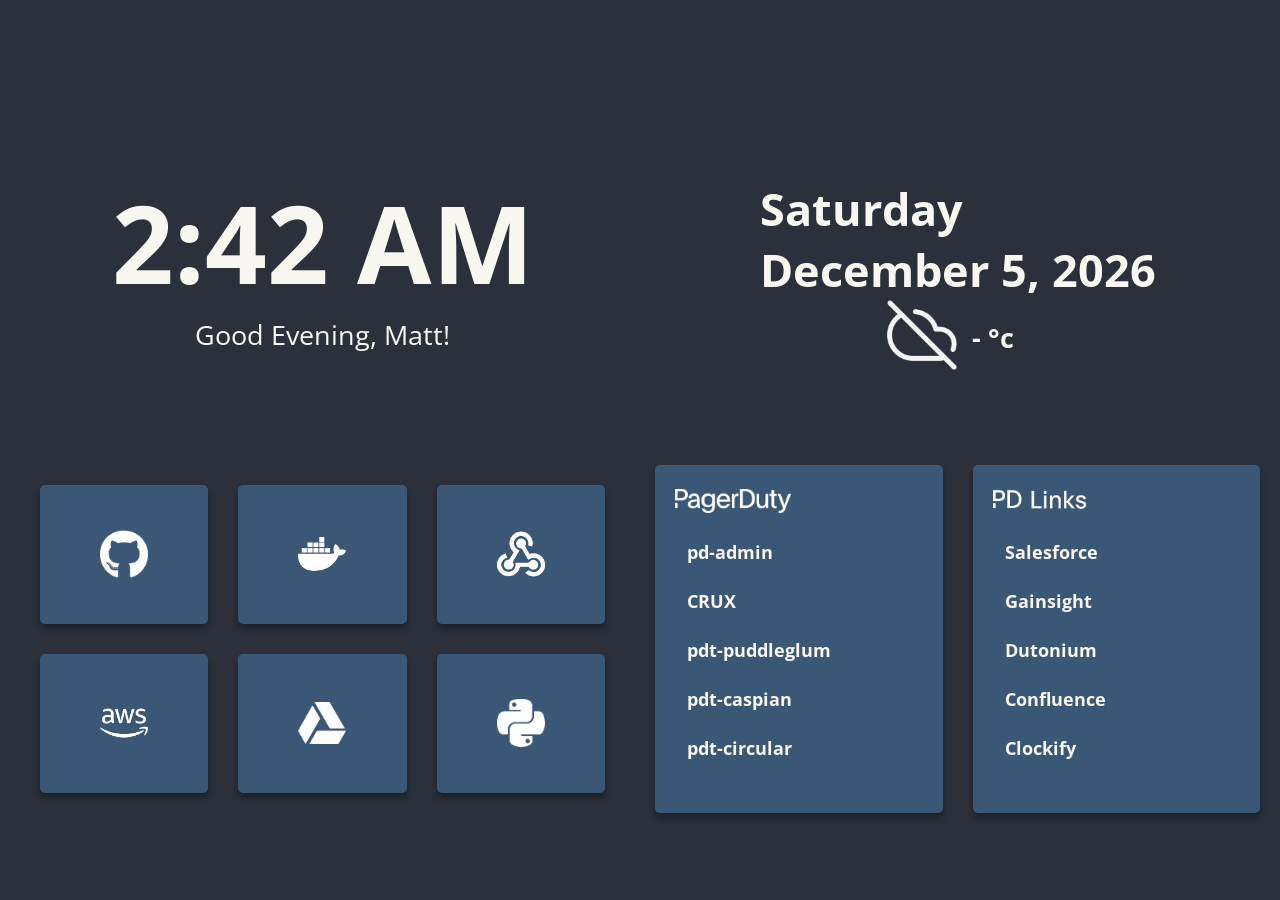
<file: startpage/index.html>
<!DOCTYPE html>
<html>
  <head>
    <meta charset="utf-8">
    <meta http-equiv="X-UA-Compatible" content="IE=edge,chrome=1">
    <title>StartPage</title>
    <link rel="apple-touch-icon" sizes="57x57" href="img/apple-icon-57x57.png">
    <link rel="apple-touch-icon" sizes="60x60" href="img/apple-icon-60x60.png">
    <link rel="apple-touch-icon" sizes="72x72" href="img/apple-icon-72x72.png">
    <link rel="apple-touch-icon" sizes="76x76" href="img/apple-icon-76x76.png">
    <link rel="apple-touch-icon" sizes="114x114" href="img/apple-icon-114x114.png">
    <link rel="apple-touch-icon" sizes="120x120" href="img/apple-icon-120x120.png">
    <link rel="apple-touch-icon" sizes="144x144" href="img/apple-icon-144x144.png">
    <link rel="apple-touch-icon" sizes="152x152" href="img/apple-icon-152x152.png">
    <link rel="apple-touch-icon" sizes="180x180" href="img/apple-icon-180x180.png">
    <link rel="icon" type="image/png" sizes="192x192"  href="img/android-icon-192x192.png">
    <link rel="icon" type="image/png" sizes="32x32" href="img/favicon-32x32.png">
    <link rel="icon" type="image/png" sizes="96x96" href="img/favicon-96x96.png">
    <link rel="icon" type="image/png" sizes="16x16" href="img/favicon-16x16.png">
    <link rel="stylesheet" href="css/custom.css" />
    <script src="js/feather.min.js"></script>
  </head>

  <body class="">
    <div class="container">
      <!-- Clock and Greetings  -->
      <div class="timeBlock">
        <div class="clock">
          <div id="hour" class=""></div>
          <div id="separator" class=""></div>
          <div id="minutes" class=""></div>
        </div>
        <div id="greetings" class=""></div>
      </div>

      <!-- Date and Weather  -->
      <div class="weatherBlock">
        <div class="weatherBlock__date">
          <div id="day" class=""></div>
          <div id="date" class=""></div>
        </div>
        <div class="weatherBlock__weather">
          <div class="weather-icon">
            <img src="icons/White/unknown.png" />
          </div>
          <div class="temperature-value">
            <p class="">- °<span class="g">c</span></p>
          </div>
          <div class="temperature-description">
            <p class=""></p>
          </div>
        </div>
      </div>

      <!-- Cards  -->
        <div class="buttonLink" id="buttonsContainer">
          <a href="https://github.com/mattlinebarger?tab=repositories" target="_blank" class="buttonLink__link card buttonLink__link-1">
            <img src="img/github.png" alt="GitHub" width="48" height="48">
          </a>
      
          <a href="https://hub.docker.com/search?type=image" target="_blank" class="buttonLink__link card buttonLink__link-2">
            <img src="img/docker.png" alt="Docker Hub" width="48" height="48">
          </a>
      
          <a href="https://pagerduty.okta.com/home/amazon_aws/0oa1f26d64tYiXTl90h8/272" target="_blank" class="buttonLink__link card buttonLink__link-3">
            <img src="img/aws.png" alt="AWS Console" width="48" height="48">
          </a>
      
          <a href="https://drive.google.com/drive/my-drive" target="_blank" class="buttonLink__link card buttonLink__link-4">
            <img src="img/google-drive.png" alt="Google Drive" width="48" height="48">
          </a>
      
          <a href="https://webhook.site/#!/274554d1-4dc3-40a9-9330-f120e001e1fd" target="_blank" class="buttonLink__link card buttonLink__link-5">
            <img src="img/api.png" alt="Webhooks" width="48" height="48">
          </a>
      
          <a href="https://www.w3schools.com/python/default.asp" target="_blank" class="buttonLink__link card buttonLink__link-6">
            <img src="img/python.png" alt="W3 Python Reference" width="48" height="48">
          </a>
      </div>

      <!-- Lists  -->
        <div class="card list list__1" id="list_1"><img src="img/pd-logo.png" alt="PagerDuty" width="116" height="24" style="margin-top: 24px; margin-bottom: 10px;">
          <a target="_blank" href="https://pd-admin.pd-internal.com" class="list__link">pd-admin</a>

          <a target="_blank" href="https://event-sender.herokuapp.com" class="list__link">CRUX</a>

          <a target="_blank" href="http://pdt-puddleglum.pagerduty.com" class="list__link">pdt-puddleglum</a>
      
          <a target="_blank" href="http://pdt-caspian.pagerduty.com" class="list__link">pdt-caspian</a>
      
          <a target="_blank" href="http://pdt-circular.pagerduty.com" class="list__link">pdt-circular</a>
      </div>

      <div class="card list list__2" id="list_2"><img src="img/pd-links.png" alt="PD Links" width="94" height="24" style="margin-top: 24px; margin-bottom: 10px;">
        <a target="_blank" href="https://pagerduty.lightning.force.com/lightning/o/Case/home" class="list__link">Salesforce</a>
    
        <a target="_blank" href="https://pagerduty--jbcxm.na139.visual.force.com/apex/HomePage?sfdc.tabName=01r44000000N41W" class="list__link">Gainsight</a>
    
        <a target="_blank" href="https://dutonium.pagerduty.com/" class="list__link">Dutonium</a>
    
        <a target="_blank" href="https://pagerduty.atlassian.net/wiki/spaces/HOME/overview" class="list__link">Confluence</a>
    
        <a target="_blank" href="https://clockify.me/tracker" class="list__link">Clockify</a>
    </div>
    </div>

    <!-- Config  -->
    <script src="js/config.js"></script>

    <!-- Scripts  -->
    <script src="js/time.js"></script>
    <script src="js/theme.js"></script>
    <script src="js/greeting.js"></script>
    <script src="js/weather.js"></script>
    <script>feather.replace();</script>
  </body>
</html>
</file>
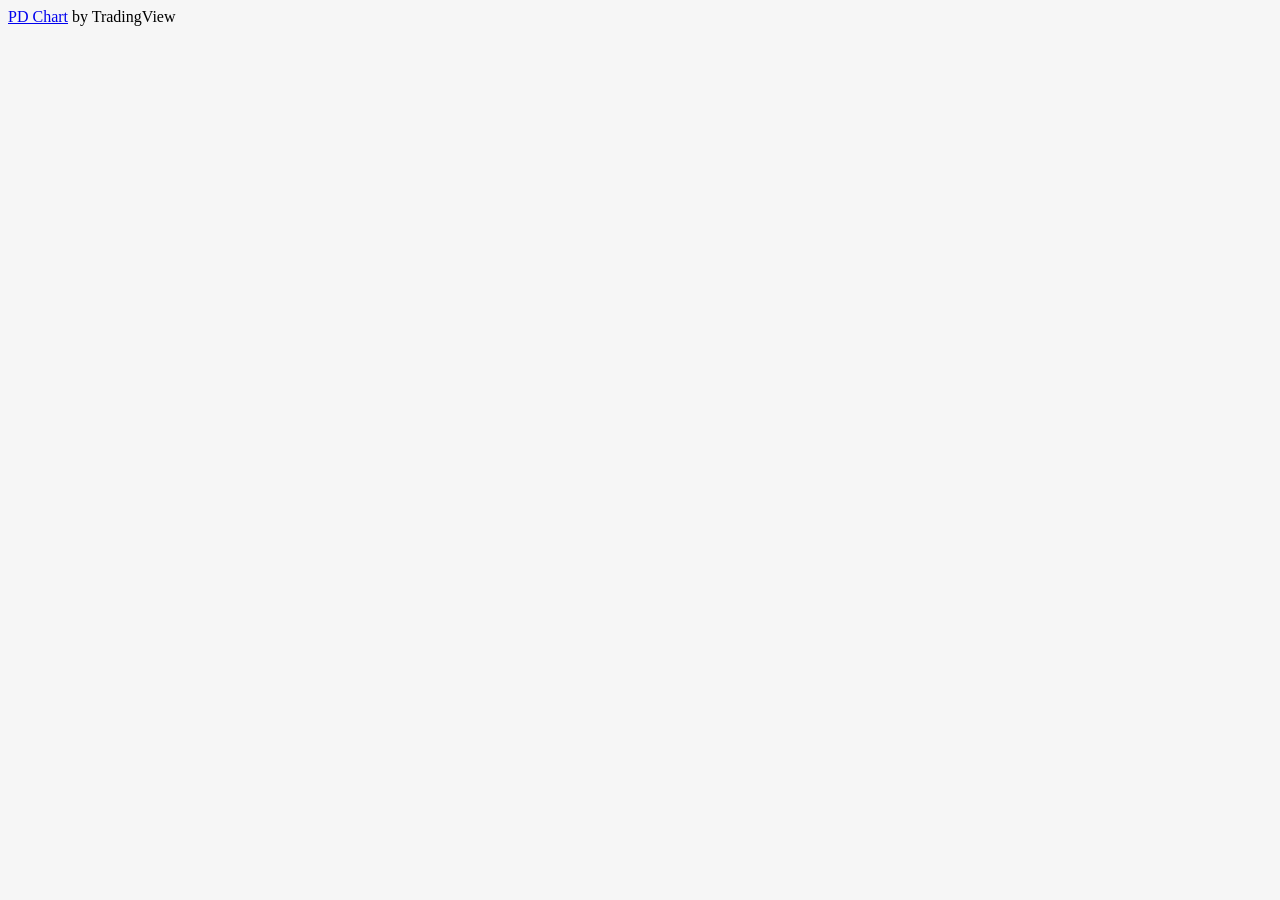
<file: pd/pd-stock/index.html>
<!DOCTYPE html>
<html>
    <head>
      <meta charset="utf-8" />
      <meta http-equiv="X-UA-Compatible" content="IE=edge,chrome=1" />
    
      <title>PD Stock</title>
    </head>
    
    <body style="background-color: #F6F6F6;">
        <div class="tradingview-widget-container" style="float: left; width: 100%;">
            <div id="tradingview_fdadc" style="height: 800px;></div>
            <div class="tradingview-widget-copyright"><a href="https://www.tradingview.com/symbols/NYSE-PD/" rel="noopener" target="_blank"><span class="blue-text">PD Chart</span></a> by TradingView</div>
            <script type="text/javascript" src="https://s3.tradingview.com/tv.js"></script>
            <script type="text/javascript">
            new TradingView.widget(
            {
            "autosize": true,
            "symbol": "NYSE:PD",
            "interval": "D",
            "timezone": "America/Chicago",
            "theme": "light",
            "style": "3",
            "locale": "en",
            "toolbar_bg": "#f1f3f6",
            "enable_publishing": false,
            "withdateranges": true,
            "watchlist": [
              "NYSE:PD",
              "NYSE:NOW",
              "NASDAQ:TEAM",
              "NASDAQ:DDOG",
              "NASDAQ:SPLK",
              "NASDAQ:EVBG"
            ],
            "details": true,
            "container_id": "tradingview_fdadc"
          }
            );
            </script>
          </div>
    </body>
    </html>
</file>
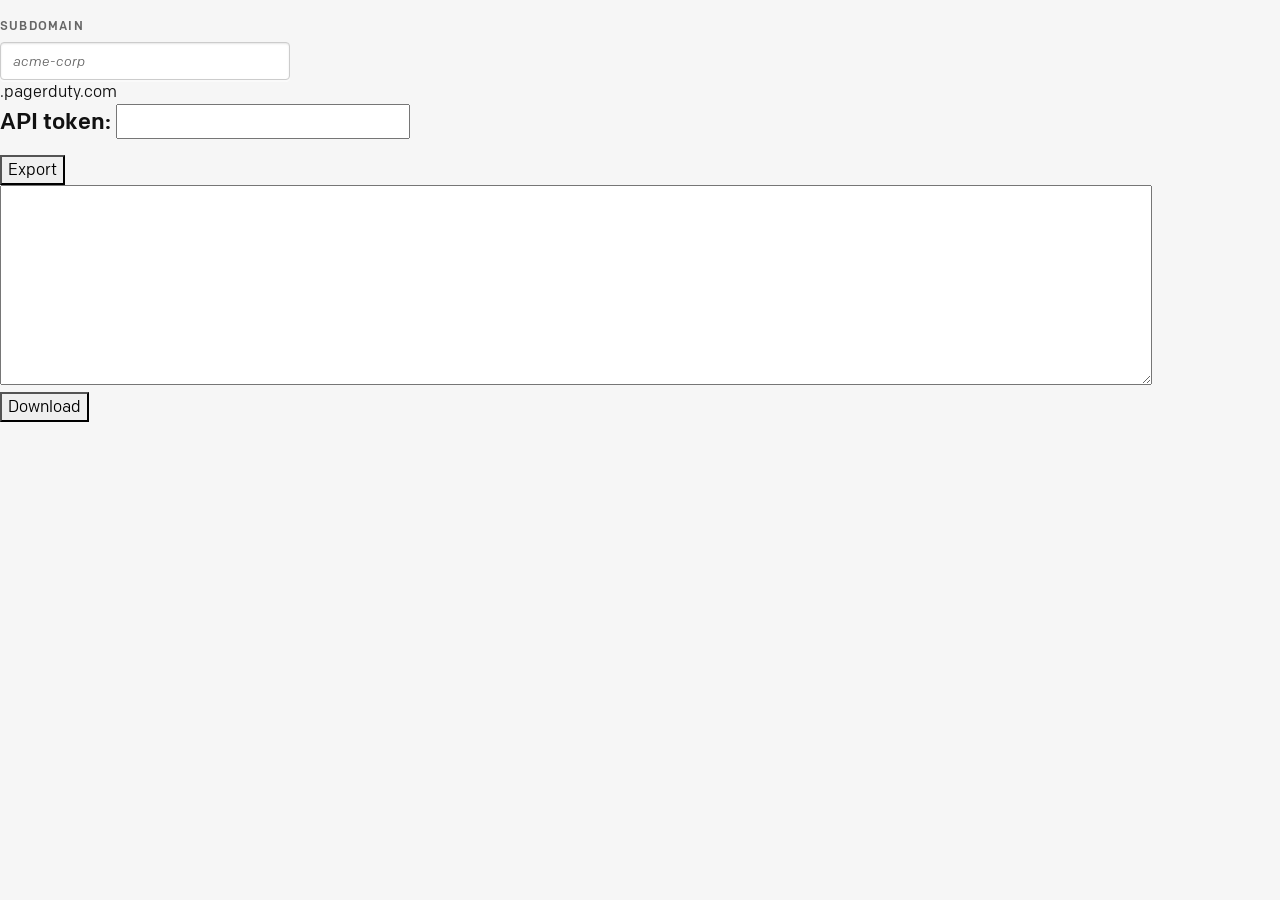
<file: pd/user-export/index.html>
<!DOCTYPE html>
<html>
    <head>
        <meta charset="utf-8">
        <meta http-equiv="X-UA-Compatible" content="IE=edge,chrome=1">
        <title>Export PagerDuty Users to CSV</title>
        <link rel="stylesheet" type="text/css" href="css/2.9c68ea83.chunk.css" rel="stylesheet" />  
        <link rel="stylesheet" type="text/css" href="css/main.5f5fd706.chunk.css" rel="stylesheet" />  
        <link rel="stylesheet" type="text/css" href="css/main.978994e1.chunk.css" rel="stylesheet" />  
        <link rel="stylesheet" type="text/css" href="css/2.36012c02.chunk.css" rel="stylesheet" />  
        <link rel="stylesheet" type="text/css" href="css/main.d8cef149.chunk.css" rel="stylesheet" />  
        <link rel="stylesheet" type="text/css" href="css/2.f036fc4a.chunk.css" rel="stylesheet" />  
        <link rel="stylesheet" type="text/css" href="css/main.261a348c.chunk.css" rel="stylesheet" />  
        <link rel="stylesheet" type="text/css" href="css/3.b22396da.chunk.css" rel="stylesheet" /> 

        
    </head>

<body style="background-color: #F6F6F6;">
    <div>

        <div>
            <label for="subdomain-input" id="subdomain-label" class="font-weight-bold small-caps mb-2q">Subdomain</label>
            <input name="subdomain" id="subdomain-input" placeholder="acme-corp" autocomplete="off" type="text" class="form-control" style="width:290px; display: block;" value="">.pagerduty.com
        </div>

        <!-- <h2 class="pds-h2 heading-underline">Subdomain: <input class="input-medium ember-text-field ember-view" type="text" name="subdomain"><span class="pds-h2 heading-underline">.pagerduty.com</h2> -->
        <h2 class="pds-h2 heading-underline">API token: <input class="input-medium ember-text-field ember-view" type="text" name="token"></h2>
        <button class="pds-btn pds-btn-primary pds-btn-sm" type="button" onclick="exportToCSV()">Export</button>
        <br>

    </div>
    <div>
        <textarea name="CSVtextarea" id="CSVtextarea" style="width:90%;height:200px;"></textarea>
        <br>
        <button type="button" onclick="saveTextAsFile()">Download</button>
    </div>
    <script>
        
        // Handle onlclick and get Users 
        function exportToCSV() {

            var xmlhttp = new XMLHttpRequest();

            xmlhttp.onreadystatechange = function() {
                if (xmlhttp.readyState == 4 && xmlhttp.status == 200) {
                    UsersJSON2CSV(xmlhttp.responseText);
                }
            };

            xmlhttp.open("GET", "https://" + document.querySelector('[name="subdomain"]').value + ".pagerduty.com/api/v1/users", true);
            xmlhttp.setRequestHeader("Content-Type", "application/json");
            xmlhttp.setRequestHeader("Accept", "application/vnd.pagerduty+json;version=2");            
            xmlhttp.setRequestHeader("Authorization", "Token token=" + document.querySelector('[name="token"]').value);
            xmlhttp.send();
        }
        
        // parse User JSON to CSV and put it in the textarea
        function UsersJSON2CSV(UsersJSON) {
            var UsersData = JSON.parse(UsersJSON).users;
            var CSV = "";
            var headrow = "";

            for (var index in UsersData[0]) {
                headrow += index + ",";
            }

            CSV += headrow.slice(0, -1) + "\r\n";

            for (var i = 0; i < UsersData.length; i++) {
                var row = "";

                for (var index in UsersData[i]) {
                    row += '"' + UsersData[i][index] + '",';
                }

                CSV += row.slice(0, -1) + "\r\n";
            }

            document.getElementById("CSVtextarea").value = CSV;
        }
        
        // download the textarea with the Users CSV
        function saveTextAsFile() {
            var textToWrite = document.getElementById("CSVtextarea").value
            var textFileAsBlob = new Blob([textToWrite], {
                type: 'text/plain'
            });
            var fileNameToSaveAs = "users.csv";

            var downloadLink = document.createElement("a");
            downloadLink.download = fileNameToSaveAs;
            downloadLink.innerHTML = "Download File";
            if (window.webkitURL != null) {
                downloadLink.href = window.webkitURL.createObjectURL(textFileAsBlob);
            } else {
                downloadLink.href = window.URL.createObjectURL(textFileAsBlob);
                downloadLink.onclick = destroyClickedElement;
                downloadLink.style.display = "none";
                document.body.appendChild(downloadLink);
            }

            downloadLink.click();
        }
    </script>
</body>

</html>
</file>
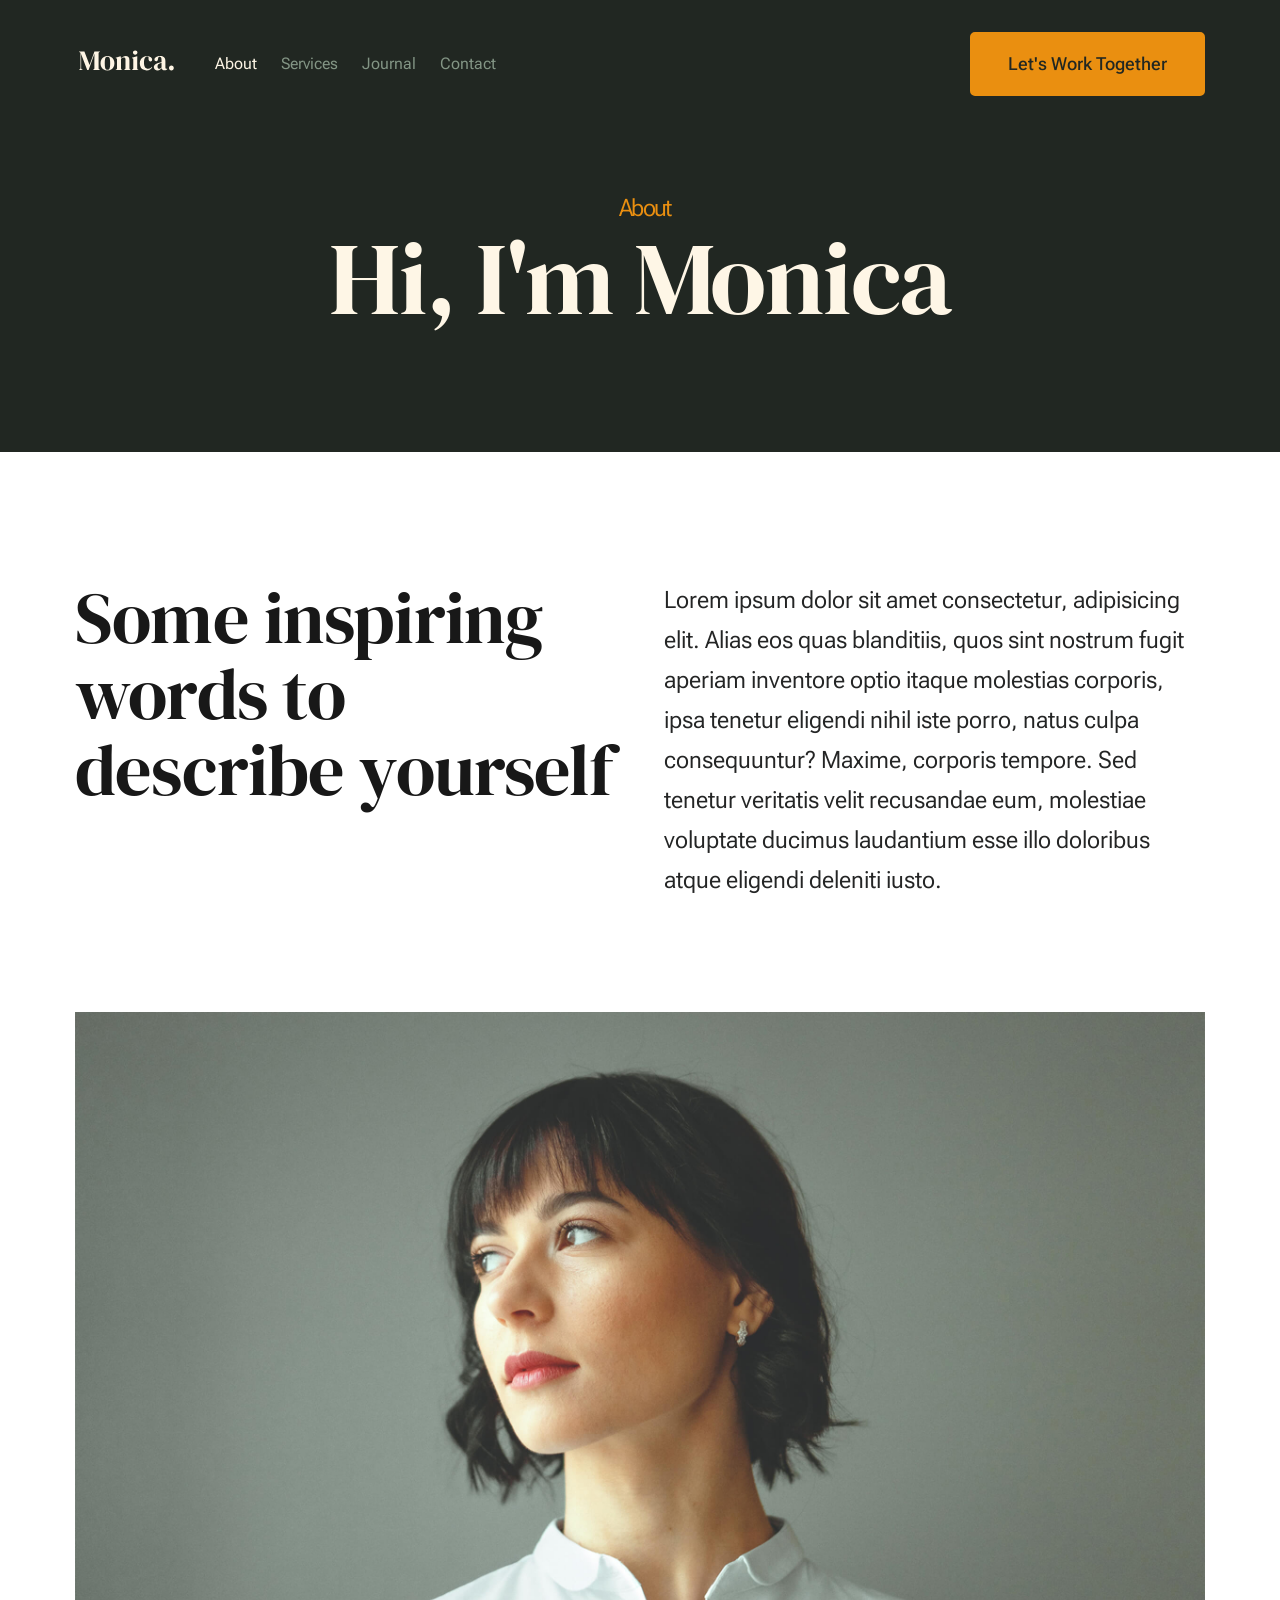
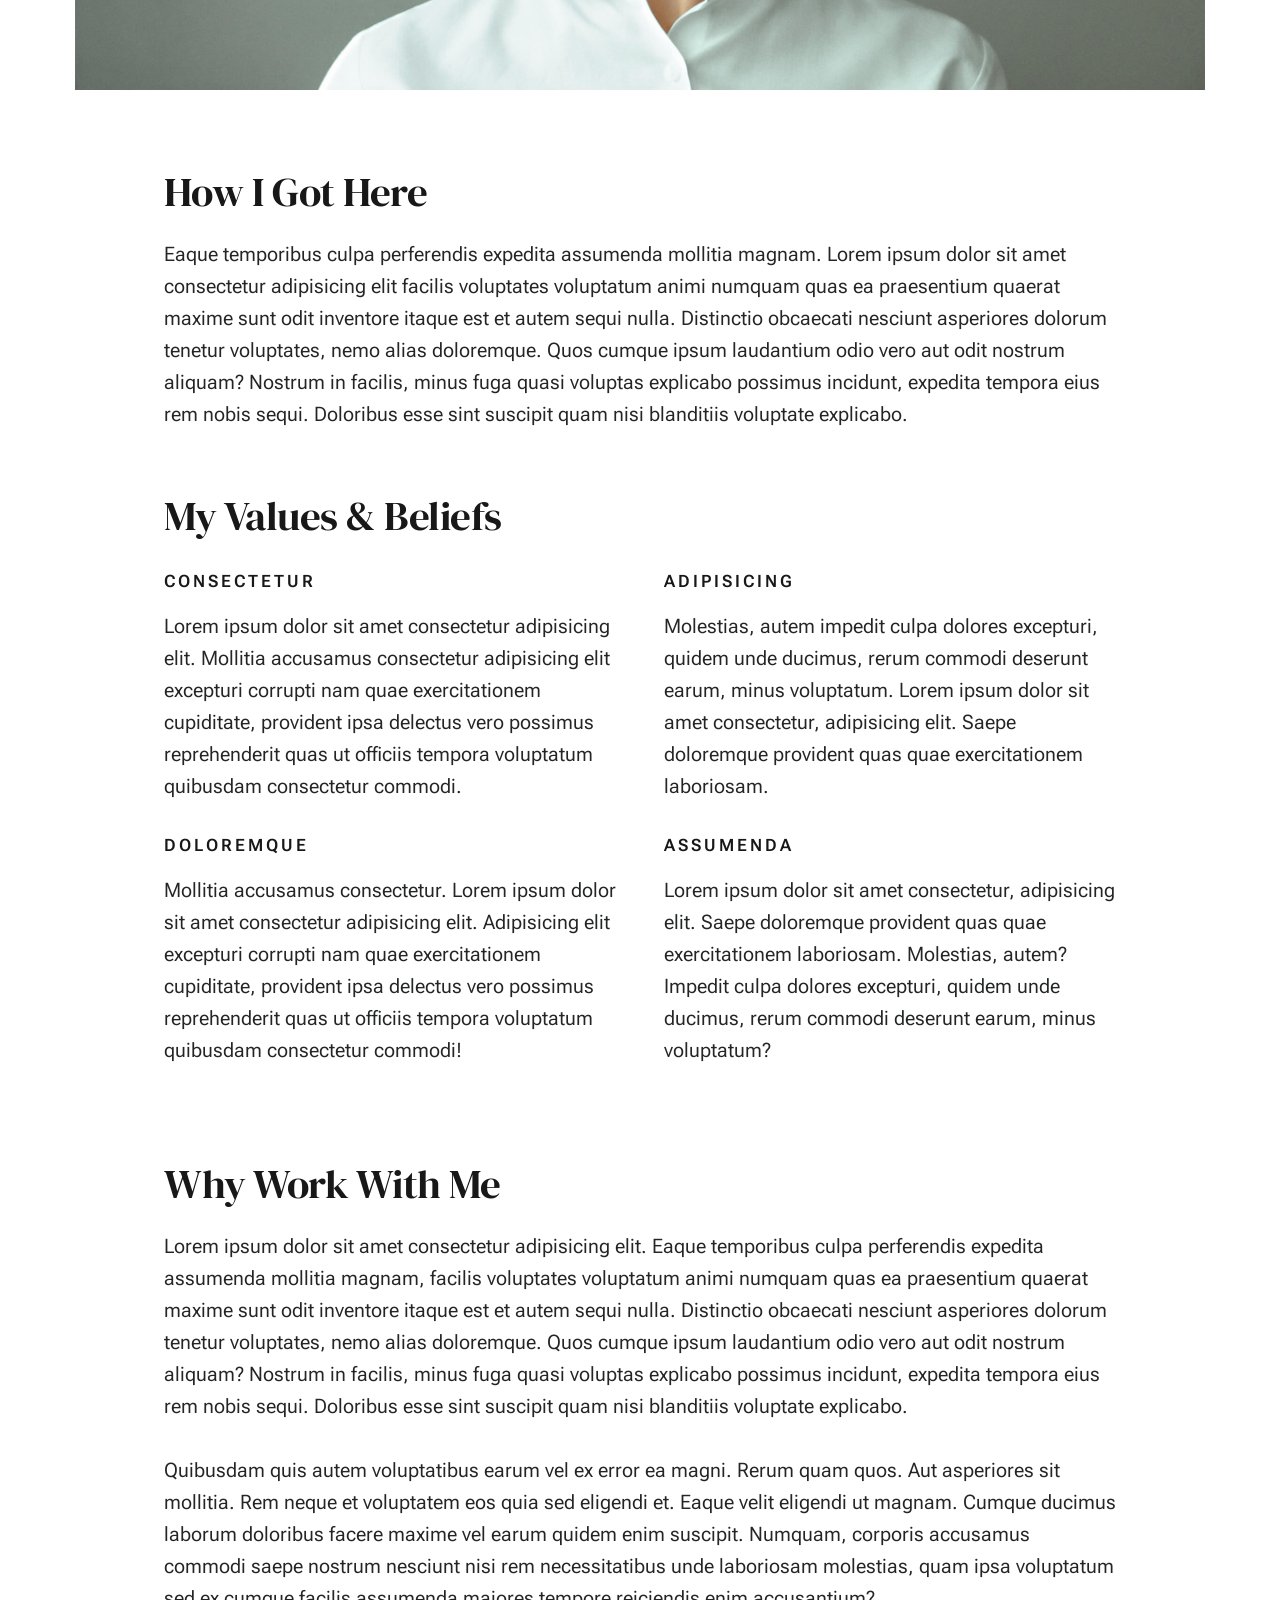
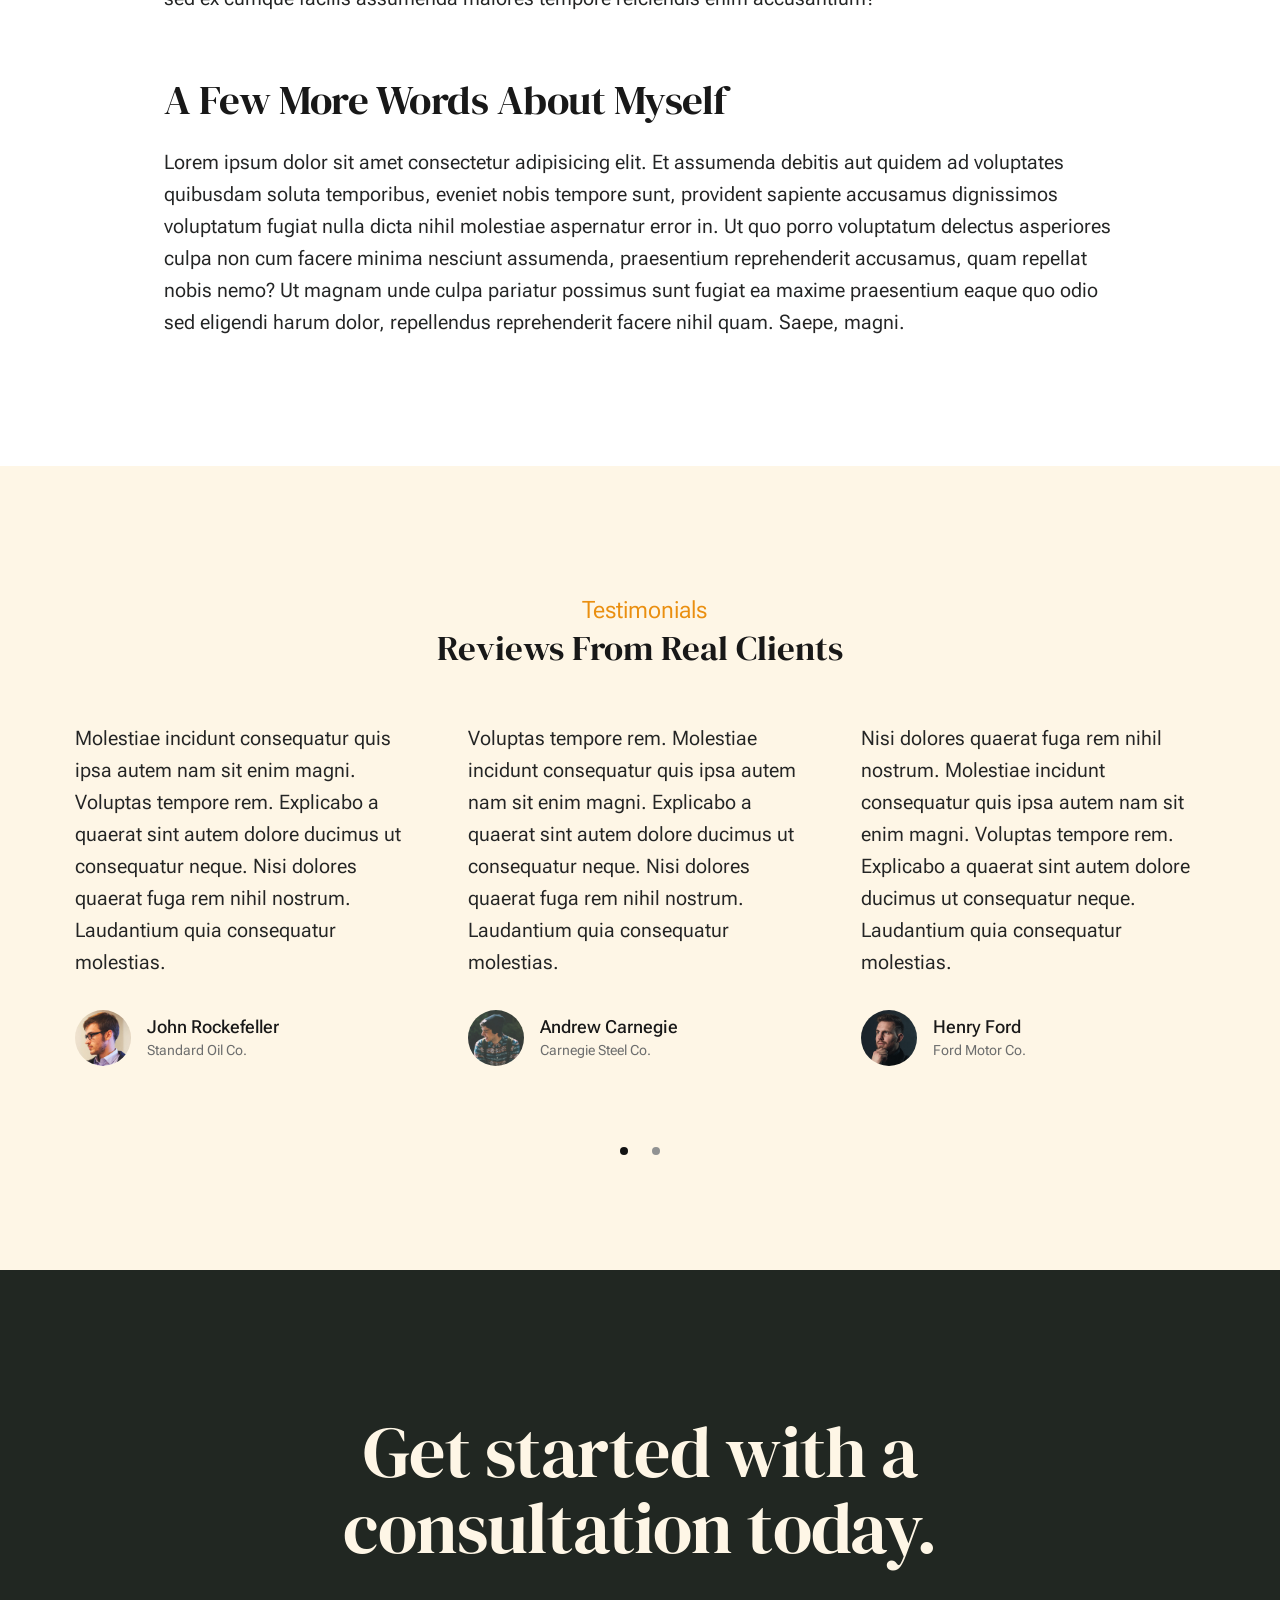
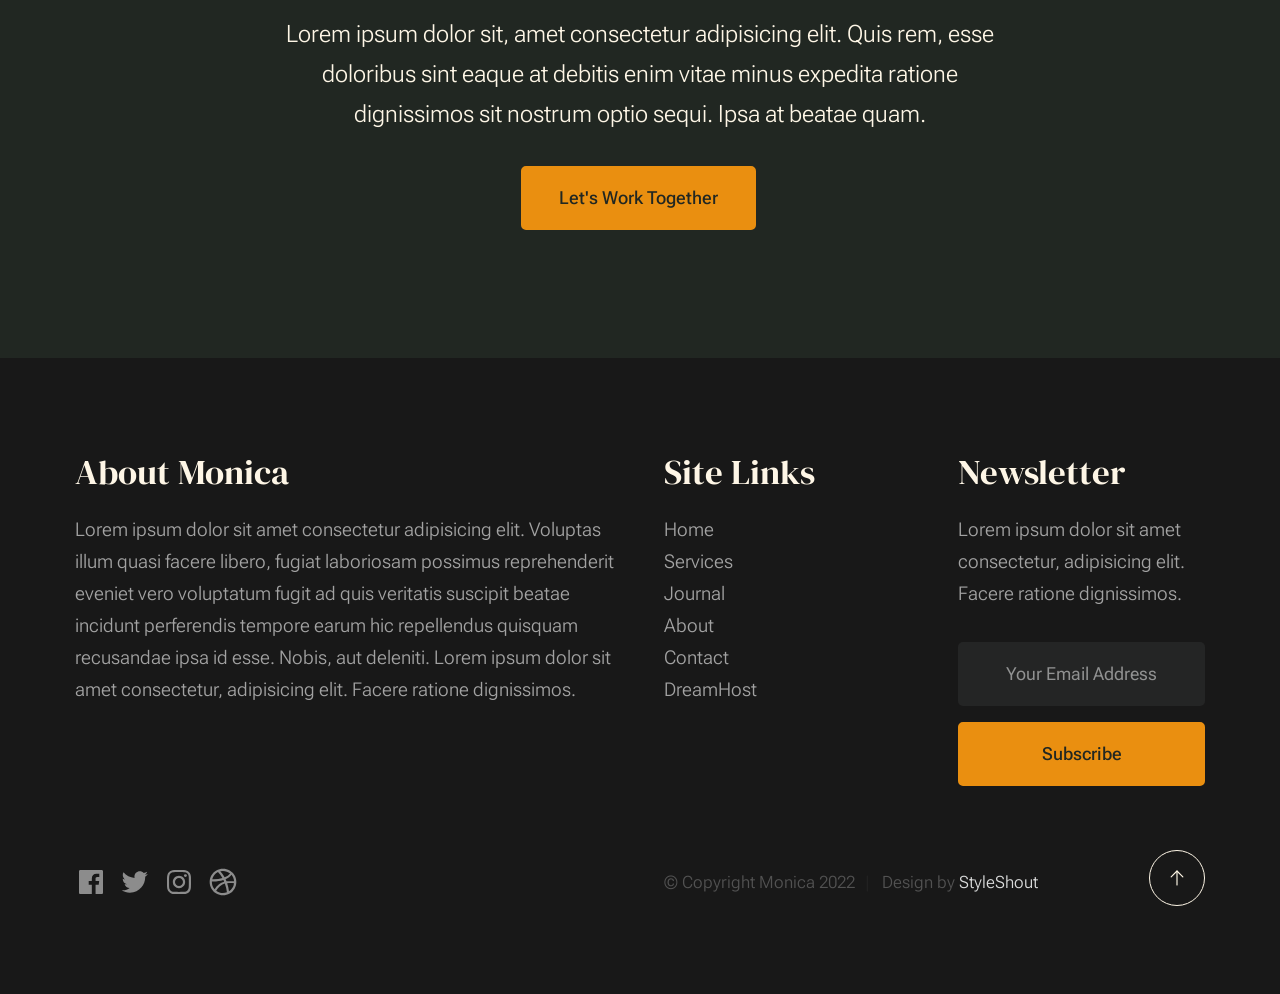
<file: about.html>
<!DOCTYPE html>
<html lang="en" class="no-js" >
<head>

    <!--- basic page needs
    ================================================== -->
    <meta charset="utf-8">
    <meta name="viewport" content="width=device-width, initial-scale=1">
    <title>About - Monica</title>

    <script>
        document.documentElement.classList.remove('no-js');
        document.documentElement.classList.add('js');
    </script>

    <!-- CSS
    ================================================== -->
    <link rel="stylesheet" href="css/vendor.css">
    <link rel="stylesheet" href="css/styles.css">

    <!-- favicons
    ================================================== -->
    <link rel="apple-touch-icon" sizes="180x180" href="apple-touch-icon.png">
    <link rel="icon" type="image/png" sizes="32x32" href="favicon-32x32.png">
    <link rel="icon" type="image/png" sizes="16x16" href="favicon-16x16.png">
    <link rel="manifest" href="site.webmanifest">

</head>


<body id="top">


    <!-- preloader
    ================================================== -->
    <div id="preloader">
        <div id="loader" class="dots-fade">
            <div></div>
            <div></div>
            <div></div>
        </div>
    </div>


    <!-- page wrap
    ================================================== -->
    <div id="page" class="s-pagewrap">


        <!-- # site header 
        ================================================== -->
        <header class="s-header">

            <div class="row s-header__inner width-sixteen-col">

                <div class="s-header__block">
                    <div class="s-header__logo">
                        <a class="logo" href="index.html">
                            <img src="images/logo.svg" alt="Homepage">
                        </a>
                    </div>

                    <a class="s-header__menu-toggle" href="#0"><span>Menu</span></a>
                </div> <!-- end s-header__block -->

                <nav class="s-header__nav">
    
                    <ul class="s-header__menu-links">
                        <li class="current"><a href="about.html">About</a></li>
                        <li><a href="services.html">Services</a></li>
                        <li><a href="blog.html">Journal</a></li>
                        <li><a href="contact.html">Contact</a></li>
                    </ul> <!-- s-header__menu-links -->

                    <div class="s-header__contact">
                        <a href="contact.html" class="btn btn--primary s-header__contact-btn">Let's Work Together</a>                        
                    </div> <!-- s-header__contact -->
    
                </nav> <!-- end s-header__nav -->

            </div> <!-- end s-header__inner -->

        </header> <!-- end s-header -->


        <!-- # site main content
        ================================================== -->
        <section id="content" class="s-content">

               <section class="s-pageheader pageheader">
                    <div class="row">
                        <div class="column xl-12">
                            <h1 class="page-title">
                                <span class="page-title__small-type text-pretitle">About</span>
                                Hi, I'm Monica
                            </h1>
                            
                        </div>
                    </div>
               </section> <!-- end pageheader --> 

               <section class="s-pagecontent pagecontent">

                    <div class="row pageintro">
                        <div class="column xl-6 lg-12">
                            <h2 class="text-display-title">Some inspiring words to describe yourself</h2>
                        </div>
                        <div class="column xl-6 lg-12 u-flexitem-x-right">
                            <p class="lead">
                            Lorem ipsum dolor sit amet consectetur, adipisicing elit. Alias eos quas blanditiis, quos sint nostrum fugit aperiam 
                            inventore optio itaque molestias corporis, ipsa tenetur eligendi nihil iste porro, natus culpa consequuntur? Maxime, 
                            corporis tempore. Sed tenetur veritatis velit recusandae eum, molestiae voluptate ducimus laudantium esse illo 
                            doloribus atque eligendi deleniti iusto. 
                            </p>
                        </div>                       
                    </div> <!-- end pageintro -->   
                    
                    <div class="row pagemedia">
                        <d class="column xl-12">
                            <figure class="page-media">                                
                                <img src="images/thumbs/about/about-1200.jpg" 
                                     srcset="images/thumbs/about/about-2400.jpg 2400w, 
                                             images/thumbs/about/about-1200.jpg 1200w, 
                                             images/thumbs/about/about-600.jpg 600w" sizes="(max-width: 2400px) 100vw, 2400px" alt="">
                            </figure>
                        </d>
                    </div> <!-- end pagemedia -->

                    <div class="row width-narrower pagemain">
                        <div class="column xl-12"> 

                            <h2>How I Got Here</h2>
                            <p>
                            Eaque temporibus culpa perferendis expedita assumenda mollitia magnam. Lorem ipsum dolor sit amet consectetur adipisicing elit
                            facilis voluptates voluptatum animi numquam quas ea praesentium quaerat maxime sunt odit inventore itaque est et autem sequi nulla. 
                            Distinctio obcaecati nesciunt asperiores dolorum tenetur voluptates, nemo alias doloremque. Quos cumque ipsum laudantium odio vero 
                            aut odit nostrum aliquam? Nostrum in facilis, minus fuga quasi voluptas explicabo possimus incidunt, expedita tempora eius rem nobis sequi. 
                            Doloribus esse sint suscipit quam nisi blanditiis voluptate explicabo.
                            </p>

                            <h2 class="u-add-bottom">My Values & Beliefs</h2>

                            <div class="grid-list-items list-items">
                                <div class="grid-list-items__item list-items__item u-remove-bottom">
                                    <div class="list-items__item-header">
                                        <h6 class="list-items__item-small-title">Consectetur</h6>
                                    </div>
                                    <p>
                                    Lorem ipsum dolor sit amet consectetur adipisicing elit. Mollitia accusamus consectetur adipisicing elit excepturi corrupti 
                                    nam quae exercitationem cupiditate, provident ipsa delectus vero possimus reprehenderit quas ut officiis tempora voluptatum 
                                    quibusdam consectetur commodi.
                                    </p>
                                </div>
                                <div class="grid-list-items__item list-items__item u-remove-bottom">
                                    <div class="list-items__item-header">
                                        <h6 class="list-items__item-small-title">Adipisicing</h6>
                                    </div>
                                    <p> 
                                    Molestias, autem impedit culpa dolores excepturi, quidem unde ducimus, rerum commodi deserunt earum, minus voluptatum.
                                    Lorem ipsum dolor sit amet consectetur, adipisicing elit. Saepe doloremque provident quas quae exercitationem laboriosam.
                                    </p>
                                </div>
                                <div class="grid-list-items__item list-items__item u-remove-bottom">
                                    <div class="list-items__item-header">
                                        <h6 class="list-items__item-small-title">Doloremque</h6>
                                    </div>
                                    <p>
                                    Mollitia accusamus consectetur. Lorem ipsum dolor sit amet consectetur adipisicing elit. Adipisicing elit excepturi corrupti 
                                    nam quae exercitationem cupiditate, provident ipsa delectus vero possimus reprehenderit quas ut officiis tempora voluptatum 
                                    quibusdam consectetur commodi!
                                    </p>
                                </div>
                                <div class="grid-list-items__item list-items__item u-remove-bottom">
                                    <div class="list-items__item-header">
                                        <h6 class="list-items__item-small-title">Assumenda</h6>
                                    </div>
                                    <p>
                                    Lorem ipsum dolor sit amet consectetur, adipisicing elit. Saepe doloremque provident quas quae exercitationem laboriosam. 
                                    Molestias, autem? Impedit culpa dolores excepturi, quidem unde ducimus, rerum commodi deserunt earum, minus voluptatum?
                                    </p>
                                </div>
                            </div> <!--grid-list-items -->

                            <h2>Why Work With Me</h2>
                            <p>
                            Lorem ipsum dolor sit amet consectetur adipisicing elit. Eaque temporibus culpa perferendis expedita assumenda mollitia magnam, 
                            facilis voluptates voluptatum animi numquam quas ea praesentium quaerat maxime sunt odit inventore itaque est et autem sequi nulla. 
                            Distinctio obcaecati nesciunt asperiores dolorum tenetur voluptates, nemo alias doloremque. Quos cumque ipsum laudantium odio vero aut 
                            odit nostrum aliquam? Nostrum in facilis, minus fuga quasi voluptas explicabo possimus incidunt, expedita tempora eius rem nobis sequi. 
                            Doloribus esse sint suscipit quam nisi blanditiis voluptate explicabo.
                            </p>

                            <p>
                            Quibusdam quis autem voluptatibus earum vel ex error ea magni. Rerum quam quos. Aut asperiores sit mollitia. Rem neque et voluptatem 
                            eos quia sed eligendi et. Eaque velit eligendi ut magnam. Cumque ducimus laborum doloribus facere maxime vel earum quidem enim suscipit. 
                            Numquam, corporis accusamus commodi saepe nostrum nesciunt nisi rem necessitatibus unde laboriosam molestias, quam ipsa voluptatum sed 
                            ex cumque facilis assumenda maiores tempore reiciendis enim accusantium?
                            </p>                   

                            <h2>A Few More Words About Myself</h2>
                            <p>
                            Lorem ipsum dolor sit amet consectetur adipisicing elit. Et assumenda debitis aut quidem ad voluptates quibusdam soluta temporibus, 
                            eveniet nobis tempore sunt, provident sapiente accusamus dignissimos voluptatum fugiat nulla dicta nihil molestiae aspernatur error in. 
                            Ut quo porro voluptatum delectus asperiores culpa non cum facere minima nesciunt assumenda, praesentium reprehenderit accusamus, quam 
                            repellat nobis nemo? Ut magnam unde culpa pariatur possimus sunt fugiat ea maxime praesentium eaque quo odio sed eligendi harum dolor, 
                            repellendus reprehenderit facere nihil quam. Saepe, magni.
                            </p>

                        </div> <!-- end grid-block-->
                    </div> <!-- end pagemain -->

               </section> <!-- pagecontent -->

               <section class="s-testimonials">

                    <div class="s-testimonials__header row row-x-center text-center">
                        <div class="column xl-8 lg-12">
        
                            <p class="text-pretitle">
                            Testimonials
                            </p>
                            <h3>
                            Reviews From Real Clients
                            </h3>                        
        
                        </div>
                    </div> <!--end s-testimonials__header -->

                    <div class="row s-testimonials__content">
                        <div class="column xl-12 testimonials">

                            <div class="swiper-container testimonials__slider page-slider">

                                <div class="swiper-wrapper">
                                    <div class="testimonials__slide swiper-slide">
                                        <p>
                                        Molestiae incidunt consequatur quis ipsa autem nam sit enim magni. Voluptas tempore rem. 
                                        Explicabo a quaerat sint autem dolore ducimus ut consequatur neque. Nisi dolores quaerat fuga rem nihil nostrum.
                                        Laudantium quia consequatur molestias.
                                        </p>
                                        <div class="testimonials__author">
                                            <img src="images/avatars/user-01.jpg" alt="Author image" class="testimonials__avatar">
                                            <cite class="testimonials__cite">
                                                <strong>John Rockefeller</strong>
                                                <span>Standard Oil Co.</span>
                                            </cite>
                                        </div>
                                    </div>
                                    <div class="testimonials__slide swiper-slide">
                                        <p>
                                        Voluptas tempore rem. Molestiae incidunt consequatur quis ipsa autem nam sit enim magni. 
                                        Explicabo a quaerat sint autem dolore ducimus ut consequatur neque. Nisi dolores quaerat fuga rem nihil nostrum.
                                        Laudantium quia consequatur molestias.
                                        </p>
                                        <div class="testimonials__author">
                                            <img src="images/avatars/user-04.jpg" alt="Author image" class="testimonials__avatar">
                                            <cite class="testimonials__cite">
                                                <strong>Andrew Carnegie</strong>
                                                <span>Carnegie Steel Co.</span>
                                            </cite>
                                        </div>
                                    </div>
                                    <div class="testimonials__slide swiper-slide">
                                        <p>
                                        Nisi dolores quaerat fuga rem nihil nostrum. Molestiae incidunt consequatur quis ipsa autem nam sit enim magni. 
                                        Voluptas tempore rem. Explicabo a quaerat sint autem dolore ducimus ut consequatur neque. 
                                        Laudantium quia consequatur molestias.
                                        </p>
                                        <div class="testimonials__author">
                                            <img src="images/avatars/user-06.jpg" alt="Author image" class="testimonials__avatar">
                                            <cite class="testimonials__cite">
                                                <strong>Henry Ford</strong>
                                                <span>Ford Motor Co.</span>
                                            </cite>
                                        </div>
                                    </div>
                                    <div class="testimonials__slide swiper-slide">
                                        <p>
                                        Molestiae incidunt consequatur quis ipsa autem nam sit enim magni. Voluptas tempore rem. 
                                        Explicabo a quaerat sint autem dolore ducimus ut consequatur neque. Nisi dolores quaerat fuga rem nihil nostrum.
                                        Laudantium quia consequatur molestias.
                                        </p>
                                        <div class="testimonials__author">
                                            <img src="images/avatars/user-02.jpg" alt="Author image" class="testimonials__avatar">
                                            <cite class="testimonials__cite">
                                                <strong>John Morgan</strong>
                                                <span>JP Morgan & Co.</span>
                                            </cite>
                                        </div>
                                    </div> 
                                </div> <!-- end swiper-wrapper --> 

                                <div class="swiper-pagination"></div>

                            </div> <!--end testimonials__slider --> 

                        </div> <!-- testimonials -->
                    </div> <!--end s-testimonials__content -->

               </section> <!-- end s-testimonials -->

        </section> <!-- s-content-->

        <!-- # cta
        ================================================== -->
        <section id="cta" class="s-cta">

            <div class="row row-x-center text-center">
                <div class="column xl-8 lg-12">

                    <div class="s-cta__content">
                        <h2 class="text-display-title">
                        Get started with a consultation today.
                        </h2>
                        <p class="lead">
                        Lorem ipsum dolor sit, amet consectetur adipisicing elit. Quis rem, esse doloribus sint eaque at debitis enim vitae minus expedita ratione dignissimos sit nostrum optio sequi. Ipsa at beatae quam.
                        </p>
                        <a href="contact.html" class="btn btn--primary">Let's Work Together</a>
                    </div>

                </div>
            </div>

        </section> <!-- end s-cta -->


        <!-- # footer 
        ================================================== -->
        <footer class="s-footer">
            <div class="row s-footer__content">
                <div class="column xl-6 lg-6 md-12 s-footer__block s-footer__about">                    
                    <h3>About Monica</h3>
                    <p>
                    Lorem ipsum dolor sit amet consectetur adipisicing elit. Voluptas illum quasi facere libero, 
                    fugiat laboriosam possimus reprehenderit eveniet vero voluptatum fugit ad quis veritatis suscipit beatae 
                    incidunt perferendis tempore earum hic repellendus quisquam recusandae ipsa id esse. Nobis, aut deleniti.
                    Lorem ipsum dolor sit amet consectetur, adipisicing elit. Facere ratione dignissimos.
                    </p>               
                </div>                
                <div class="column xl-3 lg-6 md-12 s-footer__block s-footer__site-links">
                    <h3>Site Links</h3>
                    <ul class="link-list">
                        <li><a href="index.html">Home</a></li>
                        <li><a href="services.html">Services</a></li>
                        <li><a href="blog.html">Journal</a></li>
                        <li><a href="about.html">About</a></li>
                        <li><a href="contact.html">Contact</a></li>
                        <li><a href="https://www.dreamhost.com/r.cgi?287326">DreamHost</a></li>
                    </ul>
                </div>
                <div class="column xl-3 lg-6 md-12 tab-12 s-footer__block s-footer__newsletter">
                    <h3>Newsletter</h3>

                    <p>
                    Lorem ipsum dolor sit amet consectetur, adipisicing elit. Facere ratione dignissimos.
                    </p>

                    <div class="subscribe-form">
                        <form id="mc-form" class="mc-form">
                            <input type="email" name="EMAIL" id="mce-EMAIL" class="u-fullwidth text-center" placeholder="Your Email Address" title="The domain portion of the email address is invalid (the portion after the @)." pattern="^([^\x00-\x20\x22\x28\x29\x2c\x2e\x3a-\x3c\x3e\x40\x5b-\x5d\x7f-\xff]+|\x22([^\x0d\x22\x5c\x80-\xff]|\x5c[\x00-\x7f])*\x22)(\x2e([^\x00-\x20\x22\x28\x29\x2c\x2e\x3a-\x3c\x3e\x40\x5b-\x5d\x7f-\xff]+|\x22([^\x0d\x22\x5c\x80-\xff]|\x5c[\x00-\x7f])*\x22))*\x40([^\x00-\x20\x22\x28\x29\x2c\x2e\x3a-\x3c\x3e\x40\x5b-\x5d\x7f-\xff]+|\x5b([^\x0d\x5b-\x5d\x80-\xff]|\x5c[\x00-\x7f])*\x5d)(\x2e([^\x00-\x20\x22\x28\x29\x2c\x2e\x3a-\x3c\x3e\x40\x5b-\x5d\x7f-\xff]+|\x5b([^\x0d\x5b-\x5d\x80-\xff]|\x5c[\x00-\x7f])*\x5d))*(\.\w{2,})+$" required>
                            <input type="submit" name="subscribe" value="Subscribe" class="btn btn--primary btn--small u-fullwidth">
                            <!-- <div style="position: absolute; left: -5000px;" aria-hidden="true"><input type="text" name="b_cdb7b577e41181934ed6a6a44_9a91cfe7b3" tabindex="-1" value=""></div> -->
                            <div class="mc-status"></div>
                        </form>
                    </div>
                </div>
            </div>    
            
            <div class="row s-footer__bottom">
                <div class="column xl-6 lg-12">
                    <ul class="s-footer__social social-list">
                        <li>
                            <a href="#0">
                                <svg xmlns="http://www.w3.org/2000/svg" width="24" height="24" viewBox="0 0 24 24" style="fill:rgba(0, 0, 0, 1);transform:;-ms-filter:"><path d="M20,3H4C3.447,3,3,3.448,3,4v16c0,0.552,0.447,1,1,1h8.615v-6.96h-2.338v-2.725h2.338v-2c0-2.325,1.42-3.592,3.5-3.592 c0.699-0.002,1.399,0.034,2.095,0.107v2.42h-1.435c-1.128,0-1.348,0.538-1.348,1.325v1.735h2.697l-0.35,2.725h-2.348V21H20 c0.553,0,1-0.448,1-1V4C21,3.448,20.553,3,20,3z"></path></svg>
                                <span class="u-screen-reader-text">Facebook</span>
                            </a>
                        </li>
                        <li>
                            <a href="#0">
                                <svg xmlns="http://www.w3.org/2000/svg" width="24" height="24" viewBox="0 0 24 24" style="fill:rgba(0, 0, 0, 1);transform:;-ms-filter:"><path d="M19.633,7.997c0.013,0.175,0.013,0.349,0.013,0.523c0,5.325-4.053,11.461-11.46,11.461c-2.282,0-4.402-0.661-6.186-1.809 c0.324,0.037,0.636,0.05,0.973,0.05c1.883,0,3.616-0.636,5.001-1.721c-1.771-0.037-3.255-1.197-3.767-2.793 c0.249,0.037,0.499,0.062,0.761,0.062c0.361,0,0.724-0.05,1.061-0.137c-1.847-0.374-3.23-1.995-3.23-3.953v-0.05 c0.537,0.299,1.16,0.486,1.82,0.511C3.534,9.419,2.823,8.184,2.823,6.787c0-0.748,0.199-1.434,0.548-2.032 c1.983,2.443,4.964,4.04,8.306,4.215c-0.062-0.3-0.1-0.611-0.1-0.923c0-2.22,1.796-4.028,4.028-4.028 c1.16,0,2.207,0.486,2.943,1.272c0.91-0.175,1.782-0.512,2.556-0.973c-0.299,0.935-0.936,1.721-1.771,2.22 c0.811-0.088,1.597-0.312,2.319-0.624C21.104,6.712,20.419,7.423,19.633,7.997z"></path></svg>
                                <span class="u-screen-reader-text">Twitter</span>
                            </a>
                        </li>
                        <li>
                            <a href="#0">
                                <svg xmlns="http://www.w3.org/2000/svg" width="24" height="24" viewBox="0 0 24 24" style="fill:rgba(0, 0, 0, 1);transform:;-ms-filter:"><path d="M11.999,7.377c-2.554,0-4.623,2.07-4.623,4.623c0,2.554,2.069,4.624,4.623,4.624c2.552,0,4.623-2.07,4.623-4.624 C16.622,9.447,14.551,7.377,11.999,7.377L11.999,7.377z M11.999,15.004c-1.659,0-3.004-1.345-3.004-3.003 c0-1.659,1.345-3.003,3.004-3.003s3.002,1.344,3.002,3.003C15.001,13.659,13.658,15.004,11.999,15.004L11.999,15.004z"></path><circle cx="16.806" cy="7.207" r="1.078"></circle><path d="M20.533,6.111c-0.469-1.209-1.424-2.165-2.633-2.632c-0.699-0.263-1.438-0.404-2.186-0.42 c-0.963-0.042-1.268-0.054-3.71-0.054s-2.755,0-3.71,0.054C7.548,3.074,6.809,3.215,6.11,3.479C4.9,3.946,3.945,4.902,3.477,6.111 c-0.263,0.7-0.404,1.438-0.419,2.186c-0.043,0.962-0.056,1.267-0.056,3.71c0,2.442,0,2.753,0.056,3.71 c0.015,0.748,0.156,1.486,0.419,2.187c0.469,1.208,1.424,2.164,2.634,2.632c0.696,0.272,1.435,0.426,2.185,0.45 c0.963,0.042,1.268,0.055,3.71,0.055s2.755,0,3.71-0.055c0.747-0.015,1.486-0.157,2.186-0.419c1.209-0.469,2.164-1.424,2.633-2.633 c0.263-0.7,0.404-1.438,0.419-2.186c0.043-0.962,0.056-1.267,0.056-3.71s0-2.753-0.056-3.71C20.941,7.57,20.801,6.819,20.533,6.111z M19.315,15.643c-0.007,0.576-0.111,1.147-0.311,1.688c-0.305,0.787-0.926,1.409-1.712,1.711c-0.535,0.199-1.099,0.303-1.67,0.311 c-0.95,0.044-1.218,0.055-3.654,0.055c-2.438,0-2.687,0-3.655-0.055c-0.569-0.007-1.135-0.112-1.669-0.311 c-0.789-0.301-1.414-0.923-1.719-1.711c-0.196-0.534-0.302-1.099-0.311-1.669c-0.043-0.95-0.053-1.218-0.053-3.654 c0-2.437,0-2.686,0.053-3.655c0.007-0.576,0.111-1.146,0.311-1.687c0.305-0.789,0.93-1.41,1.719-1.712 c0.534-0.198,1.1-0.303,1.669-0.311c0.951-0.043,1.218-0.055,3.655-0.055c2.437,0,2.687,0,3.654,0.055 c0.571,0.007,1.135,0.112,1.67,0.311c0.786,0.303,1.407,0.925,1.712,1.712c0.196,0.534,0.302,1.099,0.311,1.669 c0.043,0.951,0.054,1.218,0.054,3.655c0,2.436,0,2.698-0.043,3.654H19.315z"></path></svg>
                                <span class="u-screen-reader-text">Instagram</span>
                            </a>
                        </li>
                        <li>
                            <a href="#0">
                                <svg xmlns="http://www.w3.org/2000/svg" width="24" height="24" viewBox="0 0 24 24" style="fill: rgba(0, 0, 0, 1);transform: ;msFilter:;"><path d="M20.66 6.98a9.932 9.932 0 0 0-3.641-3.64C15.486 2.447 13.813 2 12 2s-3.486.447-5.02 1.34c-1.533.893-2.747 2.107-3.64 3.64S2 10.187 2 12s.446 3.487 1.34 5.02a9.924 9.924 0 0 0 3.641 3.64C8.514 21.553 10.187 22 12 22s3.486-.447 5.02-1.34a9.932 9.932 0 0 0 3.641-3.64C21.554 15.487 22 13.813 22 12s-.446-3.487-1.34-5.02zM12 3.66c2 0 3.772.64 5.32 1.919-.92 1.174-2.286 2.14-4.1 2.9-1.002-1.813-2.088-3.327-3.261-4.54A7.715 7.715 0 0 1 12 3.66zM5.51 6.8a8.116 8.116 0 0 1 2.711-2.22c1.212 1.201 2.325 2.7 3.34 4.5-2 .6-4.114.9-6.341.9-.573 0-1.006-.013-1.3-.04A8.549 8.549 0 0 1 5.51 6.8zM3.66 12c0-.054.003-.12.01-.2.007-.08.01-.146.01-.2.254.014.641.02 1.161.02 2.666 0 5.146-.367 7.439-1.1.187.373.381.793.58 1.26-1.32.293-2.674 1.006-4.061 2.14S6.4 16.247 5.76 17.5c-1.4-1.587-2.1-3.42-2.1-5.5zM12 20.34c-1.894 0-3.594-.587-5.101-1.759.601-1.187 1.524-2.322 2.771-3.401 1.246-1.08 2.483-1.753 3.71-2.02a29.441 29.441 0 0 1 1.56 6.62 8.166 8.166 0 0 1-2.94.56zm7.08-3.96a8.351 8.351 0 0 1-2.58 2.621c-.24-2.08-.7-4.107-1.379-6.081.932-.066 1.765-.1 2.5-.1.799 0 1.686.034 2.659.1a8.098 8.098 0 0 1-1.2 3.46zm-1.24-5c-1.16 0-2.233.047-3.22.14a27.053 27.053 0 0 0-.68-1.62c2.066-.906 3.532-2.006 4.399-3.3 1.2 1.414 1.854 3.027 1.96 4.84-.812-.04-1.632-.06-2.459-.06z"></path></svg>
                                <span class="u-screen-reader-text">Dribbble</span>
                            </a>
                        </li>
                    </ul> <!-- end s-footer__social -->
                </div>
                <div class="column xl-6 lg-12">
                    <p class="ss-copyright">
                        <span>© Copyright Monica 2022</span> 
                        <span>Design by <a href="https://www.styleshout.com/">StyleShout</a></span>
                    </p>
                </div>

                <div class="ss-go-top">
                    <a class="smoothscroll" title="Back to Top" href="#top">
                        <svg xmlns="http://www.w3.org/2000/svg" viewBox="0 0 24 24" width="36" height="36" fill="none" stroke="#ffffff" stroke-width="1" stroke-linecap="round" stroke-linejoin="round">&lt;!--!  Atomicons Free 1.00 by @atisalab License - https://atomicons.com/license/ (Icons: CC BY 4.0) Copyright 2021 Atomicons --&gt;<polyline points="17 11 12 6 7 11"></polyline><line x1="12" y1="18" x2="12" y2="6"></line></svg>
                    </a>
                </div> <!-- end ss-go-top -->
            </div>
            
        </footer> <!-- end s-footer -->

    </div> <!-- end page-wrap -->

    <!-- Java Script
    ================================================== -->
    <script src="js/plugins.js"></script>
    <script src="js/main.js"></script>

</body>
</html>
</file>
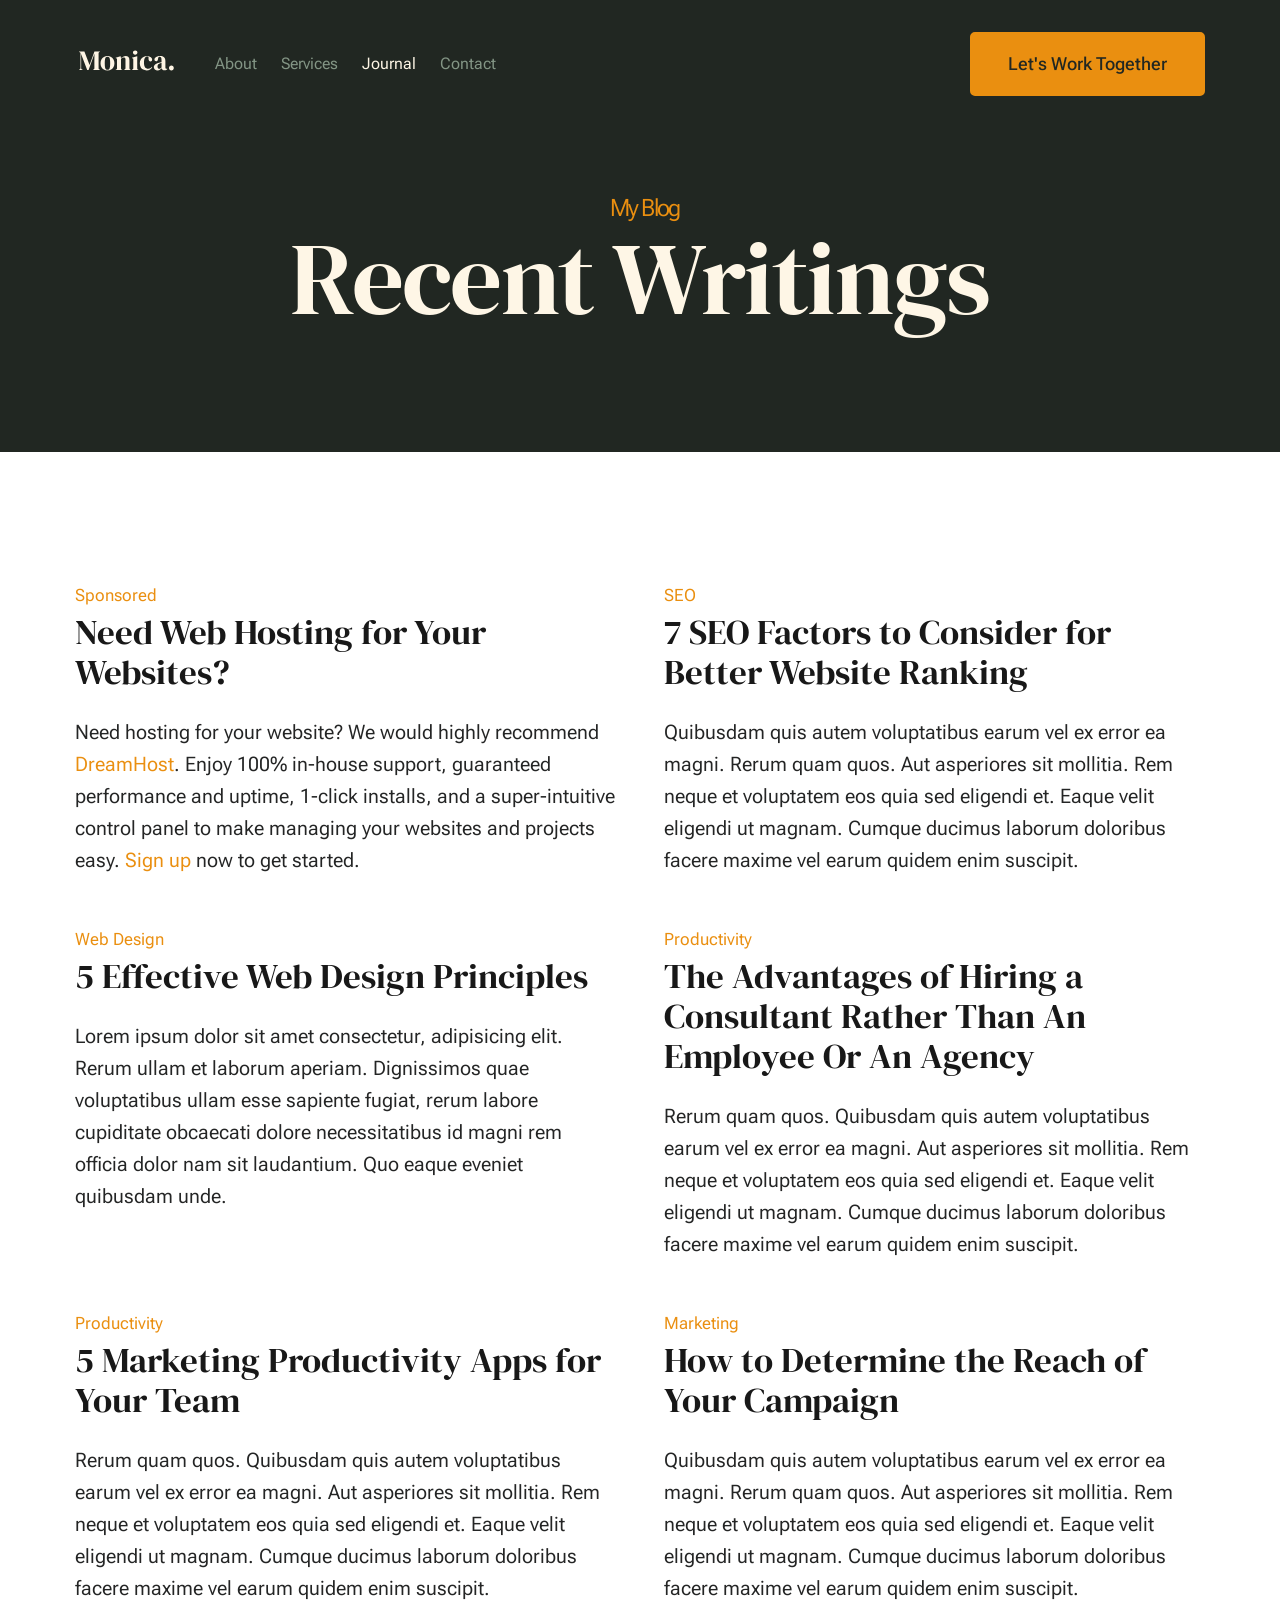
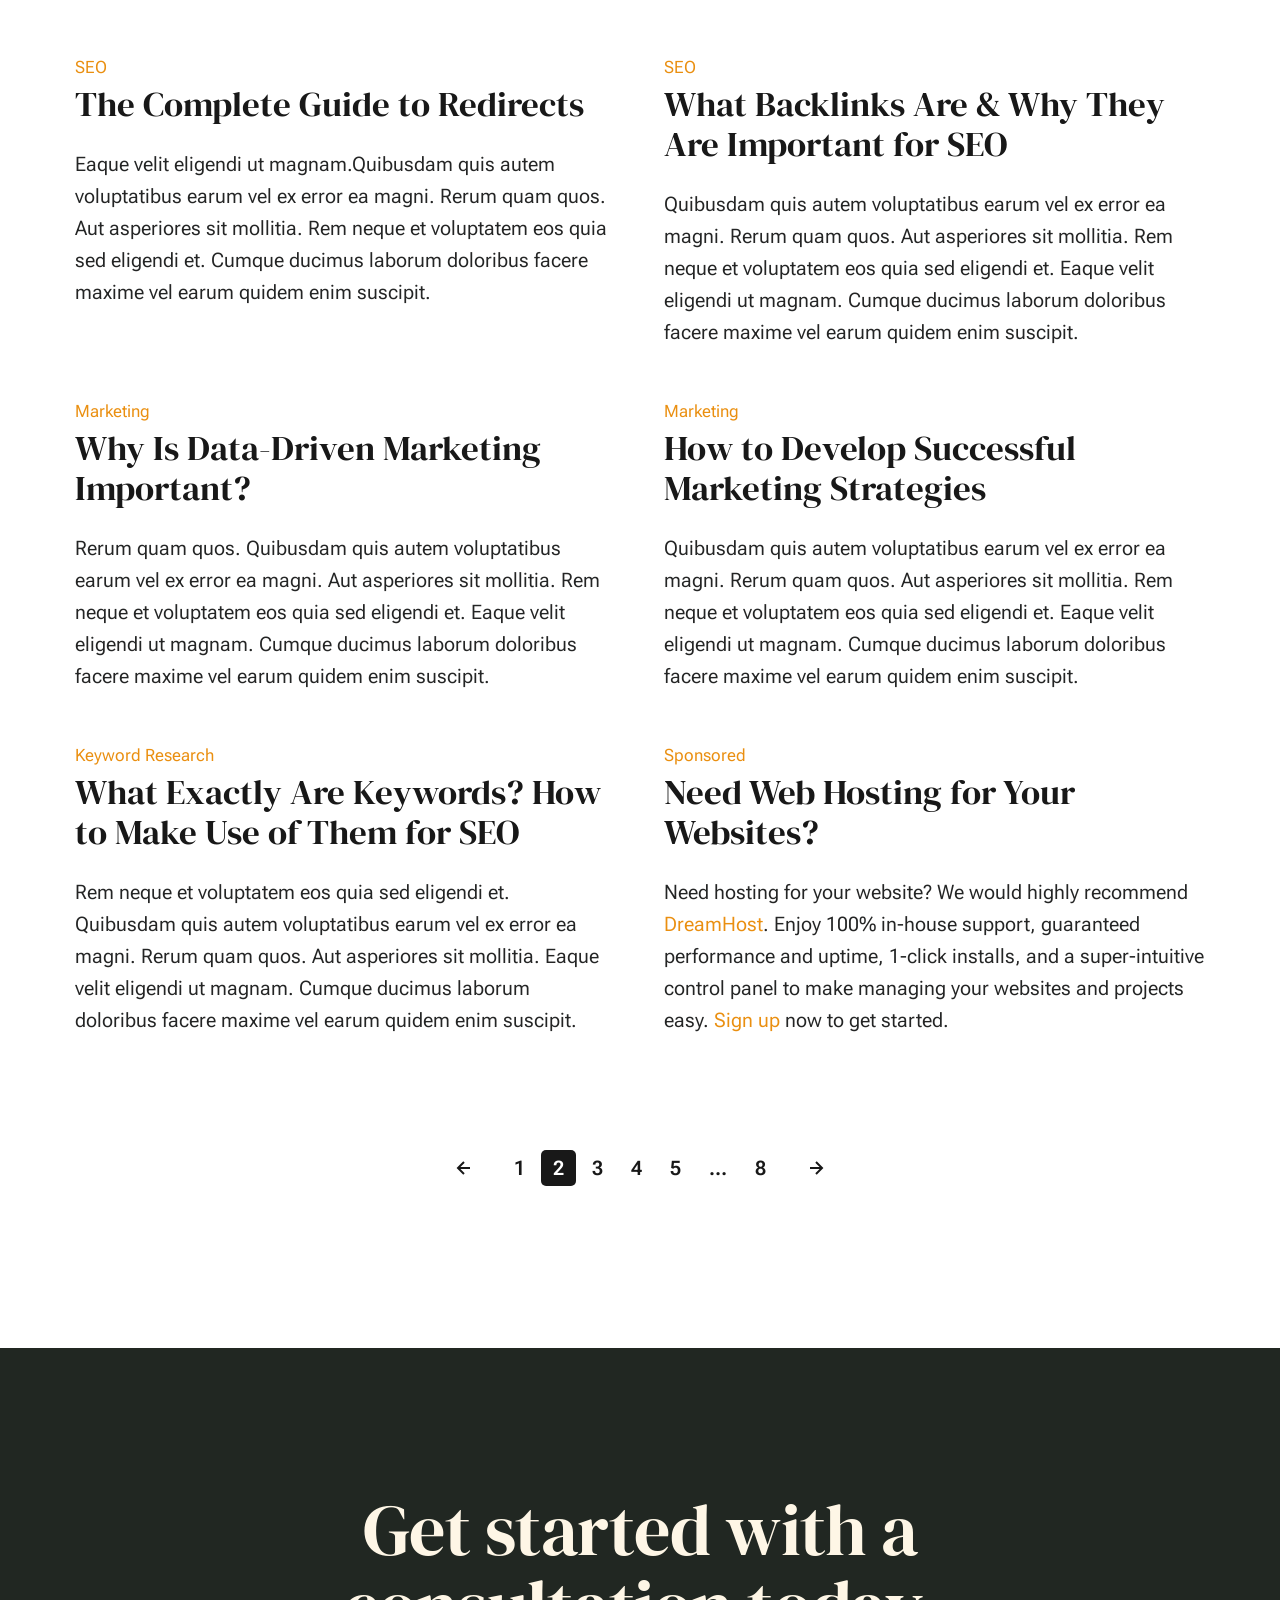
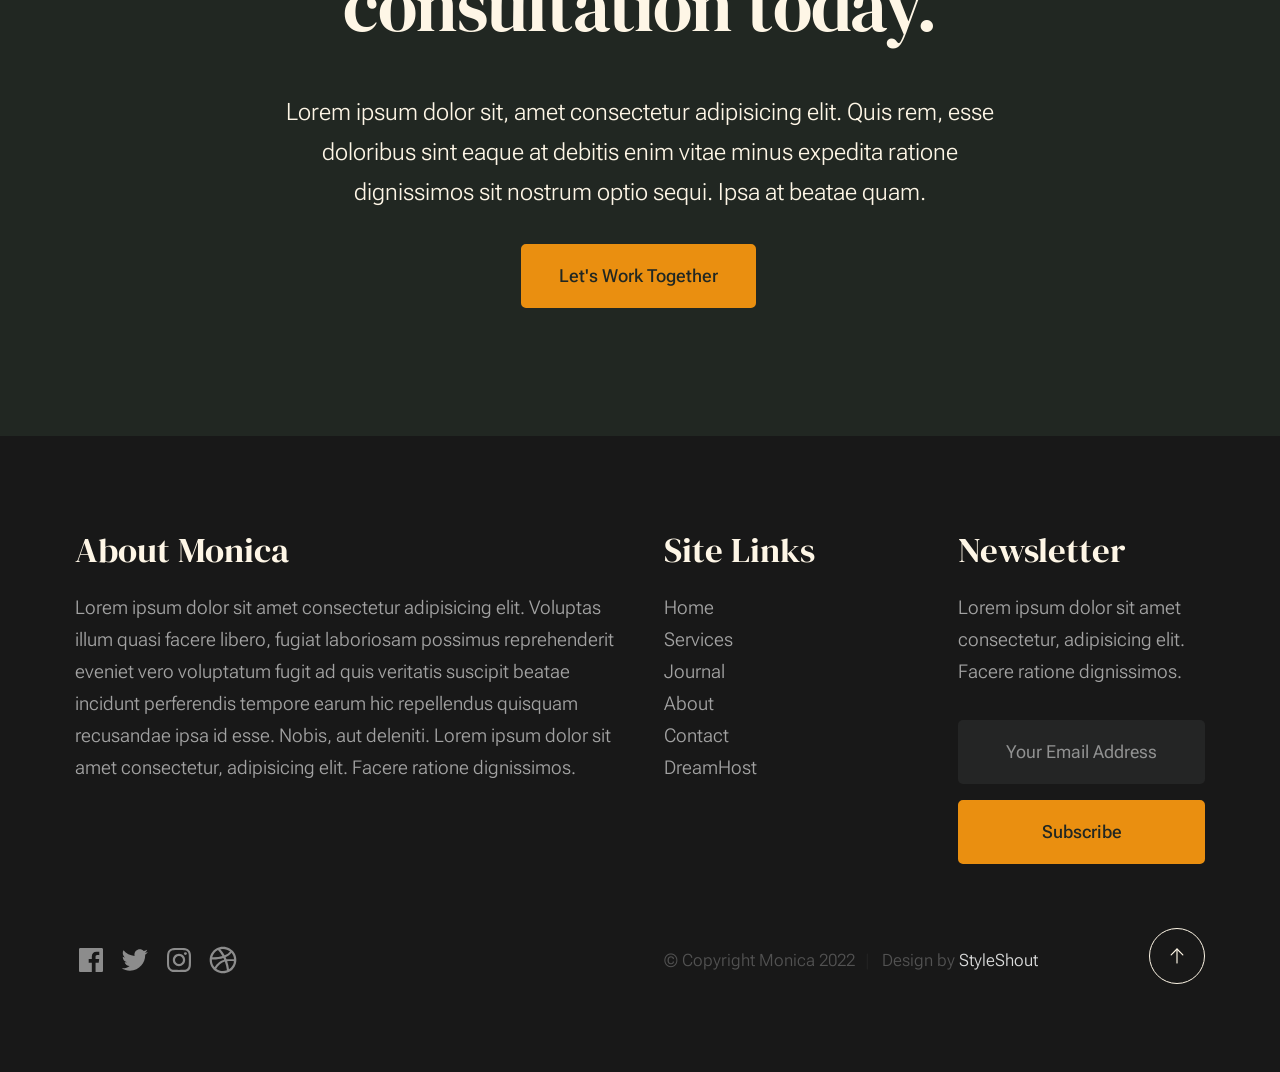
<file: blog.html>
<!DOCTYPE html>
<html lang="en" class="no-js" >
<head>

    <!--- basic page needs
    ================================================== -->
    <meta charset="utf-8">
    <meta name="viewport" content="width=device-width, initial-scale=1">
    <title>Blog - Monica</title>

    <script>
        document.documentElement.classList.remove('no-js');
        document.documentElement.classList.add('js');
    </script>

    <!-- CSS
    ================================================== -->
    <link rel="stylesheet" href="css/vendor.css">
    <link rel="stylesheet" href="css/styles.css">

    <!-- favicons
    ================================================== -->
    <link rel="apple-touch-icon" sizes="180x180" href="apple-touch-icon.png">
    <link rel="icon" type="image/png" sizes="32x32" href="favicon-32x32.png">
    <link rel="icon" type="image/png" sizes="16x16" href="favicon-16x16.png">
    <link rel="manifest" href="site.webmanifest">

</head>


<body id="top">


    <!-- preloader
    ================================================== -->
    <div id="preloader">
        <div id="loader" class="dots-fade">
            <div></div>
            <div></div>
            <div></div>
        </div>
    </div>


    <!-- page wrap
    ================================================== -->
    <div id="page" class="s-pagewrap">

        <!-- # site header 
        ================================================== -->
        <header class="s-header">

            <div class="row s-header__inner width-sixteen-col">

                <div class="s-header__block">
                    <div class="s-header__logo">
                        <a class="logo" href="index.html">
                            <img src="images/logo.svg" alt="Homepage">
                        </a>
                    </div>

                    <a class="s-header__menu-toggle" href="#0"><span>Menu</span></a>
                </div> <!-- end s-header__block -->

                <nav class="s-header__nav">
    
                    <ul class="s-header__menu-links">
                        <li><a href="about.html">About</a></li>
                        <li><a href="services.html">Services</a></li>
                        <li class="current"><a href="blog.html">Journal</a></li>
                        <li><a href="contact.html">Contact</a></li>
                    </ul> <!-- s-header__menu-links -->

                    <div class="s-header__contact">
                        <a href="contact.html" class="btn btn--primary s-header__contact-btn">Let's Work Together</a>                        
                    </div> <!-- s-header__contact -->
    
                </nav> <!-- end s-header__nav -->

            </div> <!-- end s-header__inner -->

        </header> <!-- end s-header -->


        <!-- # site main content
        ================================================== -->
        <section id="content" class="s-content">

               <section class="s-pageheader pageheader">
                    <div class="row">
                        <div class="column xl-12">
                            <h1 class="page-title">
                                <span class="page-title__small-type text-pretitle">My Blog</span>
                                Recent Writings
                            </h1>
                        </div>
                    </div>
               </section>   

               <section class="s-pagecontent pagecontent">

                    <div class="row">
                        <div class="column xl-12 grid-block">          
        
                            <!-- <div class="grid-full">         -->
                                <div class="grid-full grid-list-items">

                                    <div class="grid-list-items__item blog-card">
                                        <div class="blog-card__header">
                                            <div class="blog-card__cat-links">
                                                <a href="blog.html">Sponsored</a>
                                            </div>
                                            <h3 class="blog-card__title"><a href="https://www.dreamhost.com/r.cgi?287326">Need Web Hosting for Your Websites?</a></h3>
                                        </div>
                                        <div class="blog-card__text">
                                            <p>
                                            Need hosting for your website? We would highly recommend <a href="https://www.dreamhost.com/r.cgi?287326">DreamHost</a>.
                                            Enjoy 100% in-house support, guaranteed performance and uptime, 1-click installs, and a super-intuitive control 
                                            panel to make managing your websites and projects easy. <a href="https://www.dreamhost.com/r.cgi?287326">Sign up</a> now to get started.
                                            </p>
                                        </div>
                                    </div> <!-- end blog-card -->
                                    <div class="grid-list-items__item blog-card">
                                        <div class="blog-card__header">
                                            <div class="blog-card__cat-links">
                                                <a href="blog.html">SEO</a>
                                            </div>
                                            <h3 class="blog-card__title"><a href="single.html">7 SEO Factors to Consider for Better Website Ranking</a></h3>
                                        </div>
                                        <div class="blog-card__text">
                                            <p>
                                            Quibusdam quis autem voluptatibus earum vel ex error ea magni. Rerum quam quos. Aut asperiores 
                                            sit mollitia. Rem neque et voluptatem eos quia sed eligendi et. Eaque velit eligendi ut 
                                            magnam. Cumque ducimus laborum doloribus facere maxime vel earum quidem enim suscipit.
                                            </p>
                                        </div>
                                    </div> <!-- end blog-card -->
                                    <div class="grid-list-items__item blog-card">
                                        <div class="blog-card__header">
                                            <div class="blog-card__cat-links">
                                                <a href="blog.html">Web Design</a>
                                            </div>
                                            <h3 class="blog-card__title"><a href="single.html">5 Effective Web Design Principles</a></h3>
                                        </div>
                                        <div class="blog-card__text">
                                            <p>
                                            Lorem ipsum dolor sit amet consectetur, adipisicing elit. Rerum ullam et laborum aperiam. 
                                            Dignissimos quae voluptatibus ullam esse sapiente fugiat, rerum labore cupiditate obcaecati 
                                            dolore necessitatibus id magni rem officia dolor nam sit laudantium. Quo eaque eveniet quibusdam unde. 
                                            </p>
                                        </div>
                                    </div> <!-- end blog card -->
                                    <div class="grid-list-items__item blog-card">
                                        <div class="blog-card__header">
                                            <div class="blog-card__cat-links">
                                                <a href="blog.html">Productivity</a>
                                            </div>
                                            <h3 class="blog-card__title"><a href="single.html">The Advantages of Hiring a Consultant Rather Than An Employee Or An Agency</a></h3>
                                        </div>
                                        <div class="blog-card__text">
                                            <p>
                                            Rerum quam quos. Quibusdam quis autem voluptatibus earum vel ex error ea magni. Aut asperiores 
                                            sit mollitia. Rem neque et voluptatem eos quia sed eligendi et. Eaque velit eligendi ut 
                                            magnam. Cumque ducimus laborum doloribus facere maxime vel earum quidem enim suscipit.
                                            </p>
                                        </div>
                                    </div> <!-- end blog-card -->
                                    <div class="grid-list-items__item blog-card">
                                        <div class="blog-card__header">
                                            <div class="blog-card__cat-links">
                                                <a href="blog.html">Productivity</a>
                                            </div>
                                            <h3 class="blog-card__title"><a href="single.html">5 Marketing Productivity Apps for Your Team</a></h3>
                                        </div>
                                        <div class="blog-card__text">
                                            <p>
                                            Rerum quam quos. Quibusdam quis autem voluptatibus earum vel ex error ea magni. Aut asperiores 
                                            sit mollitia. Rem neque et voluptatem eos quia sed eligendi et. Eaque velit eligendi ut 
                                            magnam. Cumque ducimus laborum doloribus facere maxime vel earum quidem enim suscipit.
                                            </p>
                                        </div>
                                    </div> <!-- end blog-card -->
                                    <div class="grid-list-items__item blog-card">
                                        <div class="blog-card__header">
                                            <div class="blog-card__cat-links">
                                                <a href="blog.html">Marketing</a>
                                            </div>
                                            <h3 class="blog-card__title"><a href="single.html">How to Determine the Reach of Your Campaign</a></h3>
                                        </div>
                                        <div class="blog-card__text">
                                            <p>
                                            Quibusdam quis autem voluptatibus earum vel ex error ea magni. Rerum quam quos. Aut asperiores 
                                            sit mollitia. Rem neque et voluptatem eos quia sed eligendi et. Eaque velit eligendi ut 
                                            magnam. Cumque ducimus laborum doloribus facere maxime vel earum quidem enim suscipit.
                                            </p>
                                        </div>
                                    </div> <!-- end blog-card -->
                                    <div class="grid-list-items__item blog-card">
                                        <div class="blog-card__header">
                                            <div class="blog-card__cat-links">
                                                <a href="blog.html">SEO</a>
                                            </div>
                                            <h3 class="blog-card__title"><a href="single.html">The Complete Guide to Redirects</a></h3>
                                        </div>
                                        <div class="blog-card__text">
                                            <p>
                                            Eaque velit eligendi ut magnam.Quibusdam quis autem voluptatibus earum vel 
                                            ex error ea magni. Rerum quam quos. Aut asperiores sit mollitia. Rem neque et 
                                            voluptatem eos quia sed eligendi et. Cumque ducimus laborum doloribus facere maxime 
                                            vel earum quidem enim suscipit.
                                            </p>
                                        </div>
                                    </div> <!-- end blog card -->
                                    <div class="grid-list-items__item blog-card">
                                        <div class="blog-card__header">
                                            <div class="blog-card__cat-links">
                                                <a href="blog.html">SEO</a>
                                            </div>
                                            <h3 class="blog-card__title"><a href="single.html">What Backlinks Are & Why They Are Important for SEO</a></h3>
                                        </div>
                                        <div class="blog-card__text">
                                            <p>
                                            Quibusdam quis autem voluptatibus earum vel ex error ea magni. Rerum quam quos. Aut asperiores 
                                            sit mollitia. Rem neque et voluptatem eos quia sed eligendi et. Eaque velit eligendi ut 
                                            magnam. Cumque ducimus laborum doloribus facere maxime vel earum quidem enim suscipit.
                                            </p>
                                        </div>
                                    </div> <!-- end blog-card -->
                                    <div class="grid-list-items__item blog-card">
                                        <div class="blog-card__header">
                                            <div class="blog-card__cat-links">
                                                <a href="blog.html">Marketing</a>
                                            </div>
                                            <h3 class="blog-card__title"><a href="single.html">Why Is Data-Driven Marketing Important?</a></h3>
                                        </div>
                                        <div class="blog-card__text">
                                            <p>
                                            Rerum quam quos. Quibusdam quis autem voluptatibus earum vel ex error ea magni. Aut asperiores 
                                            sit mollitia. Rem neque et voluptatem eos quia sed eligendi et. Eaque velit eligendi ut 
                                            magnam. Cumque ducimus laborum doloribus facere maxime vel earum quidem enim suscipit.
                                            </p>
                                        </div>
                                    </div> <!-- end blog card -->
                                    <div class="grid-list-items__item blog-card">
                                        <div class="blog-card__header">
                                            <div class="blog-card__cat-links">
                                                <a href="blog.html">Marketing</a>
                                            </div>
                                            <h3 class="blog-card__title"><a href="single.html">How to Develop Successful Marketing Strategies</a></h3>
                                        </div>
                                        <div class="blog-card__text">
                                            <p>
                                            Quibusdam quis autem voluptatibus earum vel ex error ea magni. Rerum quam quos. Aut asperiores 
                                            sit mollitia. Rem neque et voluptatem eos quia sed eligendi et. Eaque velit eligendi ut 
                                            magnam. Cumque ducimus laborum doloribus facere maxime vel earum quidem enim suscipit.
                                            </p>
                                        </div>
                                    </div> <!-- end blog-card -->
                                    <div class="grid-list-items__item blog-card">
                                        <div class="blog-card__header">
                                            <div class="blog-card__cat-links">
                                                <a href="blog.html">Keyword Research</a>
                                            </div>
                                            <h3 class="blog-card__title"><a href="single.html">What Exactly Are Keywords? How to Make Use of Them for SEO</a></h3>
                                        </div>
                                        <div class="blog-card__text">
                                            <p>
                                            Rem neque et voluptatem eos quia sed eligendi et. Quibusdam quis autem voluptatibus earum vel ex error ea magni. 
                                            Rerum quam quos. Aut asperiores sit mollitia. Eaque velit eligendi ut 
                                            magnam. Cumque ducimus laborum doloribus facere maxime vel earum quidem enim suscipit.
                                            </p>
                                        </div>
                                    </div> <!-- end blog-card -->
                                    <div class="grid-list-items__item blog-card">
                                        <div class="blog-card__header">
                                            <div class="blog-card__cat-links">
                                                <a href="blog.html">Sponsored</a>
                                            </div>
                                            <h3 class="blog-card__title"><a href="https://www.dreamhost.com/r.cgi?287326">Need Web Hosting for Your Websites?</a></h3>
                                        </div>
                                        <div class="blog-card__text">
                                            <p>
                                            Need hosting for your website? We would highly recommend <a href="https://www.dreamhost.com/r.cgi?287326">DreamHost</a>.
                                            Enjoy 100% in-house support, guaranteed performance and uptime, 1-click installs, and a super-intuitive control 
                                            panel to make managing your websites and projects easy. <a href="https://www.dreamhost.com/r.cgi?287326">Sign up</a> now to get started.
                                            </p>
                                        </div>
                                    </div> <!-- end blog card -->
        
                                </div> <!-- grid-list-items -->
                            <!-- </div>     -->

                        </div> <!-- end grid-block-->
                    </div> <!-- end row -->

                    <!-- pagination -->
                    <div class="row navigation pagination">
                        <div class="column xl-12">
                            <nav class="pgn">
                                <ul>
                                    <li>
                                        <a class="pgn__prev" href="#0">
                                            <svg xmlns="http://www.w3.org/2000/svg" width="24" height="24" viewBox="0 0 24 24"><path d="M12.707 17.293L8.414 13H18v-2H8.414l4.293-4.293-1.414-1.414L4.586 12l6.707 6.707z"/></svg>
                                        </a>
                                    </li>
                                    <li><a class="pgn__num" href="#0">1</a></li>
                                    <li><span class="pgn__num current">2</span></li>
                                    <li><a class="pgn__num" href="#0">3</a></li>
                                    <li><a class="pgn__num" href="#0">4</a></li>
                                    <li><a class="pgn__num" href="#0">5</a></li>
                                    <li><span class="pgn__num dots">…</span></li>
                                    <li><a class="pgn__num" href="#0">8</a></li>
                                    <li>
                                        <a class="pgn__next" href="#0">
                                            <svg xmlns="http://www.w3.org/2000/svg" width="24" height="24" viewBox="0 0 24 24"><path d="M11.293 17.293l1.414 1.414L19.414 12l-6.707-6.707-1.414 1.414L15.586 11H6v2h9.586z"/></svg>
                                        </a>
                                    </li>
                                </ul>
                            </nav>
                        </div> <!-- end column -->
                    </div> <!-- end pagination -->

               </section>

        </section> <!-- s-content-->

        <!-- # cta
        ================================================== -->
        <section id="cta" class="s-cta">

            <div class="row row-x-center text-center">
                <div class="column xl-8 lg-12">

                    <div class="s-cta__content">
                        <h2 class="text-display-title">
                        Get started with a consultation today.
                        </h2>
                        <p class="lead">
                        Lorem ipsum dolor sit, amet consectetur adipisicing elit. Quis rem, esse doloribus sint eaque at debitis enim vitae minus expedita ratione dignissimos sit nostrum optio sequi. Ipsa at beatae quam.
                        </p>
                        <a href="contact.html" class="btn btn--primary">Let's Work Together</a>
                    </div>

                </div>
            </div>

        </section> <!-- end s-cta -->


        <!-- # footer 
        ================================================== -->
        <footer class="s-footer">
            <div class="row s-footer__content">
                <div class="column xl-6 lg-6 md-12 s-footer__block s-footer__about">                    
                    <h3>About Monica</h3>
                    <p>
                    Lorem ipsum dolor sit amet consectetur adipisicing elit. Voluptas illum quasi facere libero, 
                    fugiat laboriosam possimus reprehenderit eveniet vero voluptatum fugit ad quis veritatis suscipit beatae 
                    incidunt perferendis tempore earum hic repellendus quisquam recusandae ipsa id esse. Nobis, aut deleniti.
                    Lorem ipsum dolor sit amet consectetur, adipisicing elit. Facere ratione dignissimos.
                    </p>               
                </div>                
                <div class="column xl-3 lg-6 md-12 s-footer__block s-footer__site-links">
                    <h3>Site Links</h3>
                    <ul class="link-list">
                        <li><a href="index.html">Home</a></li>
                        <li><a href="services.html">Services</a></li>
                        <li><a href="blog.html">Journal</a></li>
                        <li><a href="about.html">About</a></li>
                        <li><a href="contact.html">Contact</a></li>
                        <li><a href="https://www.dreamhost.com/r.cgi?287326">DreamHost</a></li>
                    </ul>
                </div>
                <div class="column xl-3 lg-6 md-12 tab-12 s-footer__block s-footer__newsletter">
                    <h3>Newsletter</h3>

                    <p>
                    Lorem ipsum dolor sit amet consectetur, adipisicing elit. Facere ratione dignissimos.
                    </p>

                    <div class="subscribe-form">
                        <form id="mc-form" class="mc-form">
                            <input type="email" name="EMAIL" id="mce-EMAIL" class="u-fullwidth text-center" placeholder="Your Email Address" title="The domain portion of the email address is invalid (the portion after the @)." pattern="^([^\x00-\x20\x22\x28\x29\x2c\x2e\x3a-\x3c\x3e\x40\x5b-\x5d\x7f-\xff]+|\x22([^\x0d\x22\x5c\x80-\xff]|\x5c[\x00-\x7f])*\x22)(\x2e([^\x00-\x20\x22\x28\x29\x2c\x2e\x3a-\x3c\x3e\x40\x5b-\x5d\x7f-\xff]+|\x22([^\x0d\x22\x5c\x80-\xff]|\x5c[\x00-\x7f])*\x22))*\x40([^\x00-\x20\x22\x28\x29\x2c\x2e\x3a-\x3c\x3e\x40\x5b-\x5d\x7f-\xff]+|\x5b([^\x0d\x5b-\x5d\x80-\xff]|\x5c[\x00-\x7f])*\x5d)(\x2e([^\x00-\x20\x22\x28\x29\x2c\x2e\x3a-\x3c\x3e\x40\x5b-\x5d\x7f-\xff]+|\x5b([^\x0d\x5b-\x5d\x80-\xff]|\x5c[\x00-\x7f])*\x5d))*(\.\w{2,})+$" required>
                            <input type="submit" name="subscribe" value="Subscribe" class="btn btn--primary btn--small u-fullwidth">
                            <!-- <div style="position: absolute; left: -5000px;" aria-hidden="true"><input type="text" name="b_cdb7b577e41181934ed6a6a44_9a91cfe7b3" tabindex="-1" value=""></div> -->
                            <div class="mc-status"></div>
                        </form>
                    </div>
                </div>
            </div>    
            
            <div class="row s-footer__bottom">
                <div class="column xl-6 lg-12">
                    <ul class="s-footer__social social-list">
                        <li>
                            <a href="#0">
                                <svg xmlns="http://www.w3.org/2000/svg" width="24" height="24" viewBox="0 0 24 24" style="fill:rgba(0, 0, 0, 1);transform:;-ms-filter:"><path d="M20,3H4C3.447,3,3,3.448,3,4v16c0,0.552,0.447,1,1,1h8.615v-6.96h-2.338v-2.725h2.338v-2c0-2.325,1.42-3.592,3.5-3.592 c0.699-0.002,1.399,0.034,2.095,0.107v2.42h-1.435c-1.128,0-1.348,0.538-1.348,1.325v1.735h2.697l-0.35,2.725h-2.348V21H20 c0.553,0,1-0.448,1-1V4C21,3.448,20.553,3,20,3z"></path></svg>
                                <span class="u-screen-reader-text">Facebook</span>
                            </a>
                        </li>
                        <li>
                            <a href="#0">
                                <svg xmlns="http://www.w3.org/2000/svg" width="24" height="24" viewBox="0 0 24 24" style="fill:rgba(0, 0, 0, 1);transform:;-ms-filter:"><path d="M19.633,7.997c0.013,0.175,0.013,0.349,0.013,0.523c0,5.325-4.053,11.461-11.46,11.461c-2.282,0-4.402-0.661-6.186-1.809 c0.324,0.037,0.636,0.05,0.973,0.05c1.883,0,3.616-0.636,5.001-1.721c-1.771-0.037-3.255-1.197-3.767-2.793 c0.249,0.037,0.499,0.062,0.761,0.062c0.361,0,0.724-0.05,1.061-0.137c-1.847-0.374-3.23-1.995-3.23-3.953v-0.05 c0.537,0.299,1.16,0.486,1.82,0.511C3.534,9.419,2.823,8.184,2.823,6.787c0-0.748,0.199-1.434,0.548-2.032 c1.983,2.443,4.964,4.04,8.306,4.215c-0.062-0.3-0.1-0.611-0.1-0.923c0-2.22,1.796-4.028,4.028-4.028 c1.16,0,2.207,0.486,2.943,1.272c0.91-0.175,1.782-0.512,2.556-0.973c-0.299,0.935-0.936,1.721-1.771,2.22 c0.811-0.088,1.597-0.312,2.319-0.624C21.104,6.712,20.419,7.423,19.633,7.997z"></path></svg>
                                <span class="u-screen-reader-text">Twitter</span>
                            </a>
                        </li>
                        <li>
                            <a href="#0">
                                <svg xmlns="http://www.w3.org/2000/svg" width="24" height="24" viewBox="0 0 24 24" style="fill:rgba(0, 0, 0, 1);transform:;-ms-filter:"><path d="M11.999,7.377c-2.554,0-4.623,2.07-4.623,4.623c0,2.554,2.069,4.624,4.623,4.624c2.552,0,4.623-2.07,4.623-4.624 C16.622,9.447,14.551,7.377,11.999,7.377L11.999,7.377z M11.999,15.004c-1.659,0-3.004-1.345-3.004-3.003 c0-1.659,1.345-3.003,3.004-3.003s3.002,1.344,3.002,3.003C15.001,13.659,13.658,15.004,11.999,15.004L11.999,15.004z"></path><circle cx="16.806" cy="7.207" r="1.078"></circle><path d="M20.533,6.111c-0.469-1.209-1.424-2.165-2.633-2.632c-0.699-0.263-1.438-0.404-2.186-0.42 c-0.963-0.042-1.268-0.054-3.71-0.054s-2.755,0-3.71,0.054C7.548,3.074,6.809,3.215,6.11,3.479C4.9,3.946,3.945,4.902,3.477,6.111 c-0.263,0.7-0.404,1.438-0.419,2.186c-0.043,0.962-0.056,1.267-0.056,3.71c0,2.442,0,2.753,0.056,3.71 c0.015,0.748,0.156,1.486,0.419,2.187c0.469,1.208,1.424,2.164,2.634,2.632c0.696,0.272,1.435,0.426,2.185,0.45 c0.963,0.042,1.268,0.055,3.71,0.055s2.755,0,3.71-0.055c0.747-0.015,1.486-0.157,2.186-0.419c1.209-0.469,2.164-1.424,2.633-2.633 c0.263-0.7,0.404-1.438,0.419-2.186c0.043-0.962,0.056-1.267,0.056-3.71s0-2.753-0.056-3.71C20.941,7.57,20.801,6.819,20.533,6.111z M19.315,15.643c-0.007,0.576-0.111,1.147-0.311,1.688c-0.305,0.787-0.926,1.409-1.712,1.711c-0.535,0.199-1.099,0.303-1.67,0.311 c-0.95,0.044-1.218,0.055-3.654,0.055c-2.438,0-2.687,0-3.655-0.055c-0.569-0.007-1.135-0.112-1.669-0.311 c-0.789-0.301-1.414-0.923-1.719-1.711c-0.196-0.534-0.302-1.099-0.311-1.669c-0.043-0.95-0.053-1.218-0.053-3.654 c0-2.437,0-2.686,0.053-3.655c0.007-0.576,0.111-1.146,0.311-1.687c0.305-0.789,0.93-1.41,1.719-1.712 c0.534-0.198,1.1-0.303,1.669-0.311c0.951-0.043,1.218-0.055,3.655-0.055c2.437,0,2.687,0,3.654,0.055 c0.571,0.007,1.135,0.112,1.67,0.311c0.786,0.303,1.407,0.925,1.712,1.712c0.196,0.534,0.302,1.099,0.311,1.669 c0.043,0.951,0.054,1.218,0.054,3.655c0,2.436,0,2.698-0.043,3.654H19.315z"></path></svg>
                                <span class="u-screen-reader-text">Instagram</span>
                            </a>
                        </li>
                        <li>
                            <a href="#0">
                                <svg xmlns="http://www.w3.org/2000/svg" width="24" height="24" viewBox="0 0 24 24" style="fill: rgba(0, 0, 0, 1);transform: ;msFilter:;"><path d="M20.66 6.98a9.932 9.932 0 0 0-3.641-3.64C15.486 2.447 13.813 2 12 2s-3.486.447-5.02 1.34c-1.533.893-2.747 2.107-3.64 3.64S2 10.187 2 12s.446 3.487 1.34 5.02a9.924 9.924 0 0 0 3.641 3.64C8.514 21.553 10.187 22 12 22s3.486-.447 5.02-1.34a9.932 9.932 0 0 0 3.641-3.64C21.554 15.487 22 13.813 22 12s-.446-3.487-1.34-5.02zM12 3.66c2 0 3.772.64 5.32 1.919-.92 1.174-2.286 2.14-4.1 2.9-1.002-1.813-2.088-3.327-3.261-4.54A7.715 7.715 0 0 1 12 3.66zM5.51 6.8a8.116 8.116 0 0 1 2.711-2.22c1.212 1.201 2.325 2.7 3.34 4.5-2 .6-4.114.9-6.341.9-.573 0-1.006-.013-1.3-.04A8.549 8.549 0 0 1 5.51 6.8zM3.66 12c0-.054.003-.12.01-.2.007-.08.01-.146.01-.2.254.014.641.02 1.161.02 2.666 0 5.146-.367 7.439-1.1.187.373.381.793.58 1.26-1.32.293-2.674 1.006-4.061 2.14S6.4 16.247 5.76 17.5c-1.4-1.587-2.1-3.42-2.1-5.5zM12 20.34c-1.894 0-3.594-.587-5.101-1.759.601-1.187 1.524-2.322 2.771-3.401 1.246-1.08 2.483-1.753 3.71-2.02a29.441 29.441 0 0 1 1.56 6.62 8.166 8.166 0 0 1-2.94.56zm7.08-3.96a8.351 8.351 0 0 1-2.58 2.621c-.24-2.08-.7-4.107-1.379-6.081.932-.066 1.765-.1 2.5-.1.799 0 1.686.034 2.659.1a8.098 8.098 0 0 1-1.2 3.46zm-1.24-5c-1.16 0-2.233.047-3.22.14a27.053 27.053 0 0 0-.68-1.62c2.066-.906 3.532-2.006 4.399-3.3 1.2 1.414 1.854 3.027 1.96 4.84-.812-.04-1.632-.06-2.459-.06z"></path></svg>
                                <span class="u-screen-reader-text">Dribbble</span>
                            </a>
                        </li>
                    </ul> <!-- end s-footer__social -->
                </div>
                <div class="column xl-6 lg-12">
                    <p class="ss-copyright">
                        <span>© Copyright Monica 2022</span> 
                        <span>Design by <a href="https://www.styleshout.com/">StyleShout</a></span>
                    </p>
                </div>

                <div class="ss-go-top">
                    <a class="smoothscroll" title="Back to Top" href="#top">
                        <svg xmlns="http://www.w3.org/2000/svg" viewBox="0 0 24 24" width="36" height="36" fill="none" stroke="#ffffff" stroke-width="1" stroke-linecap="round" stroke-linejoin="round">&lt;!--!  Atomicons Free 1.00 by @atisalab License - https://atomicons.com/license/ (Icons: CC BY 4.0) Copyright 2021 Atomicons --&gt;<polyline points="17 11 12 6 7 11"></polyline><line x1="12" y1="18" x2="12" y2="6"></line></svg>
                    </a>
                </div> <!-- end ss-go-top -->
            </div>
            
        </footer> <!-- end s-footer -->

    </div> <!-- end page-wrap -->

    <!-- Java Script
    ================================================== -->
    <script src="js/plugins.js"></script>
    <script src="js/main.js"></script>

</body>
</html>
</file>
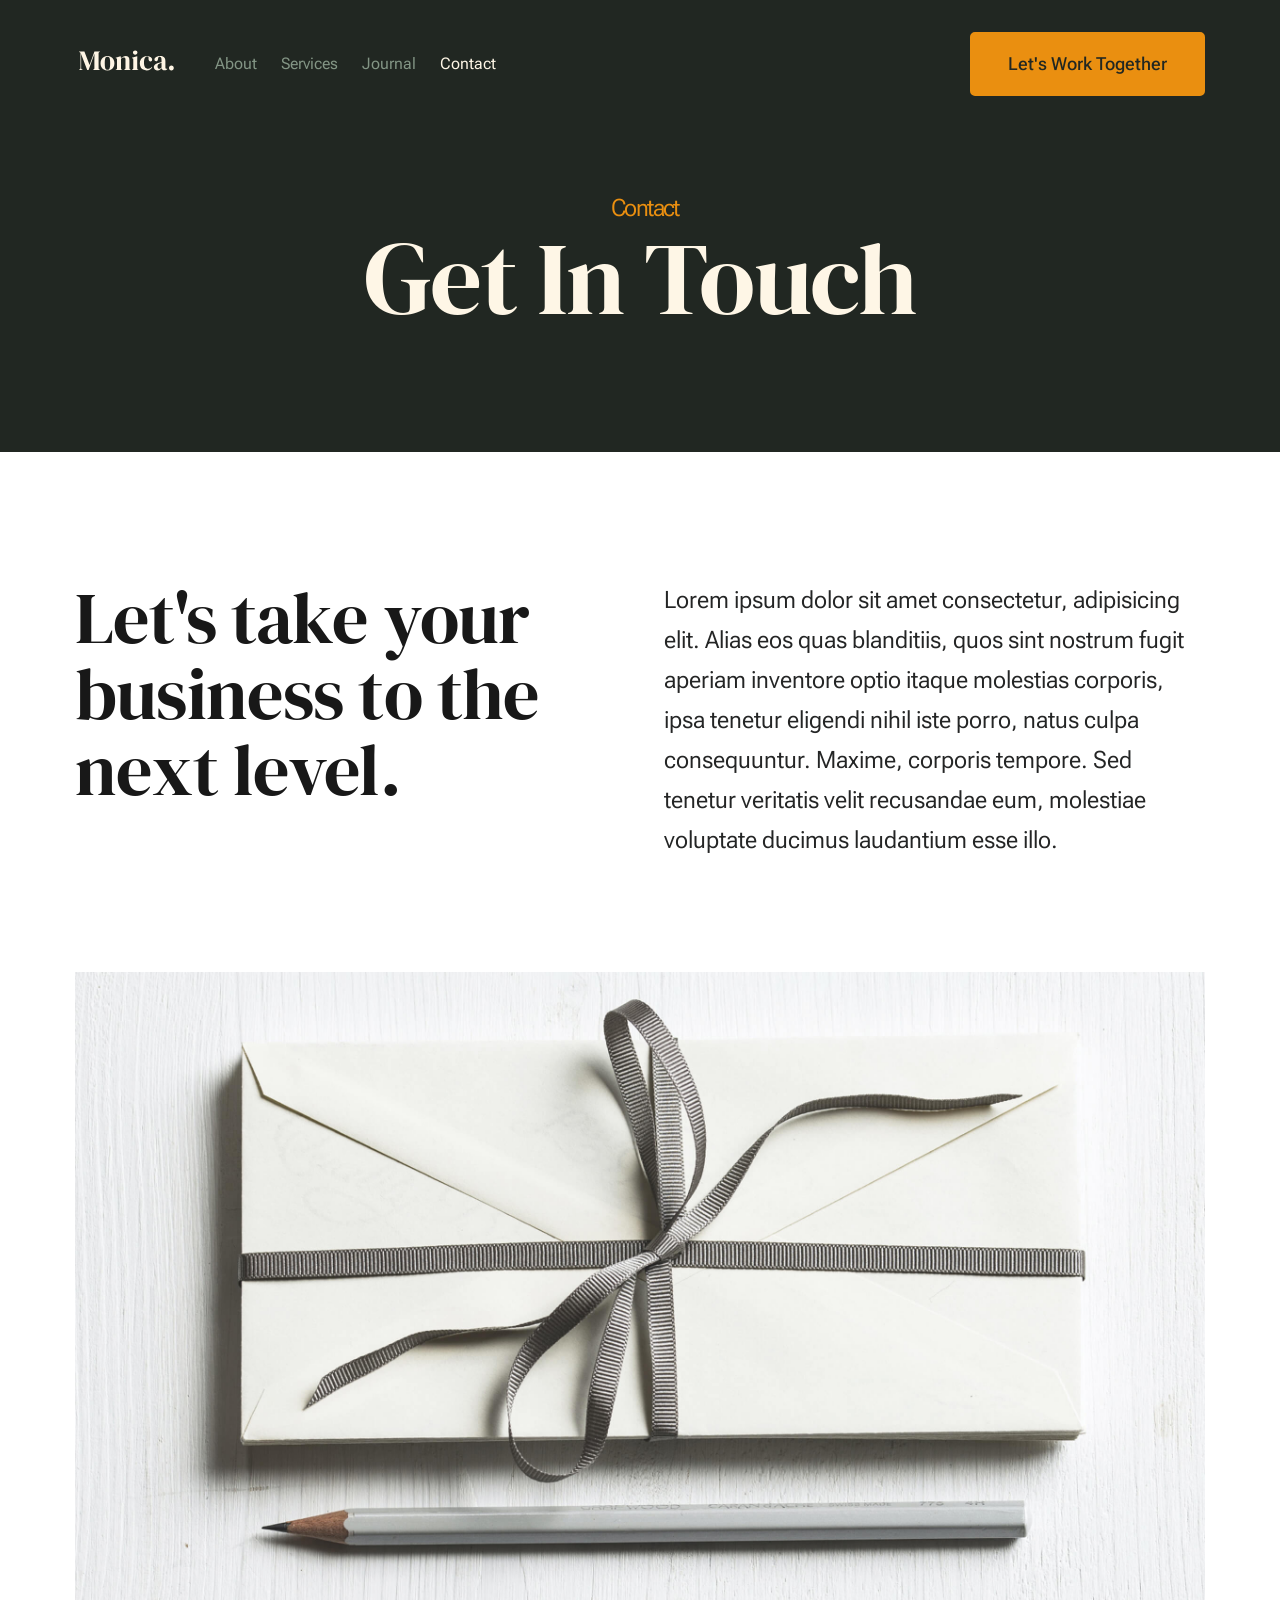
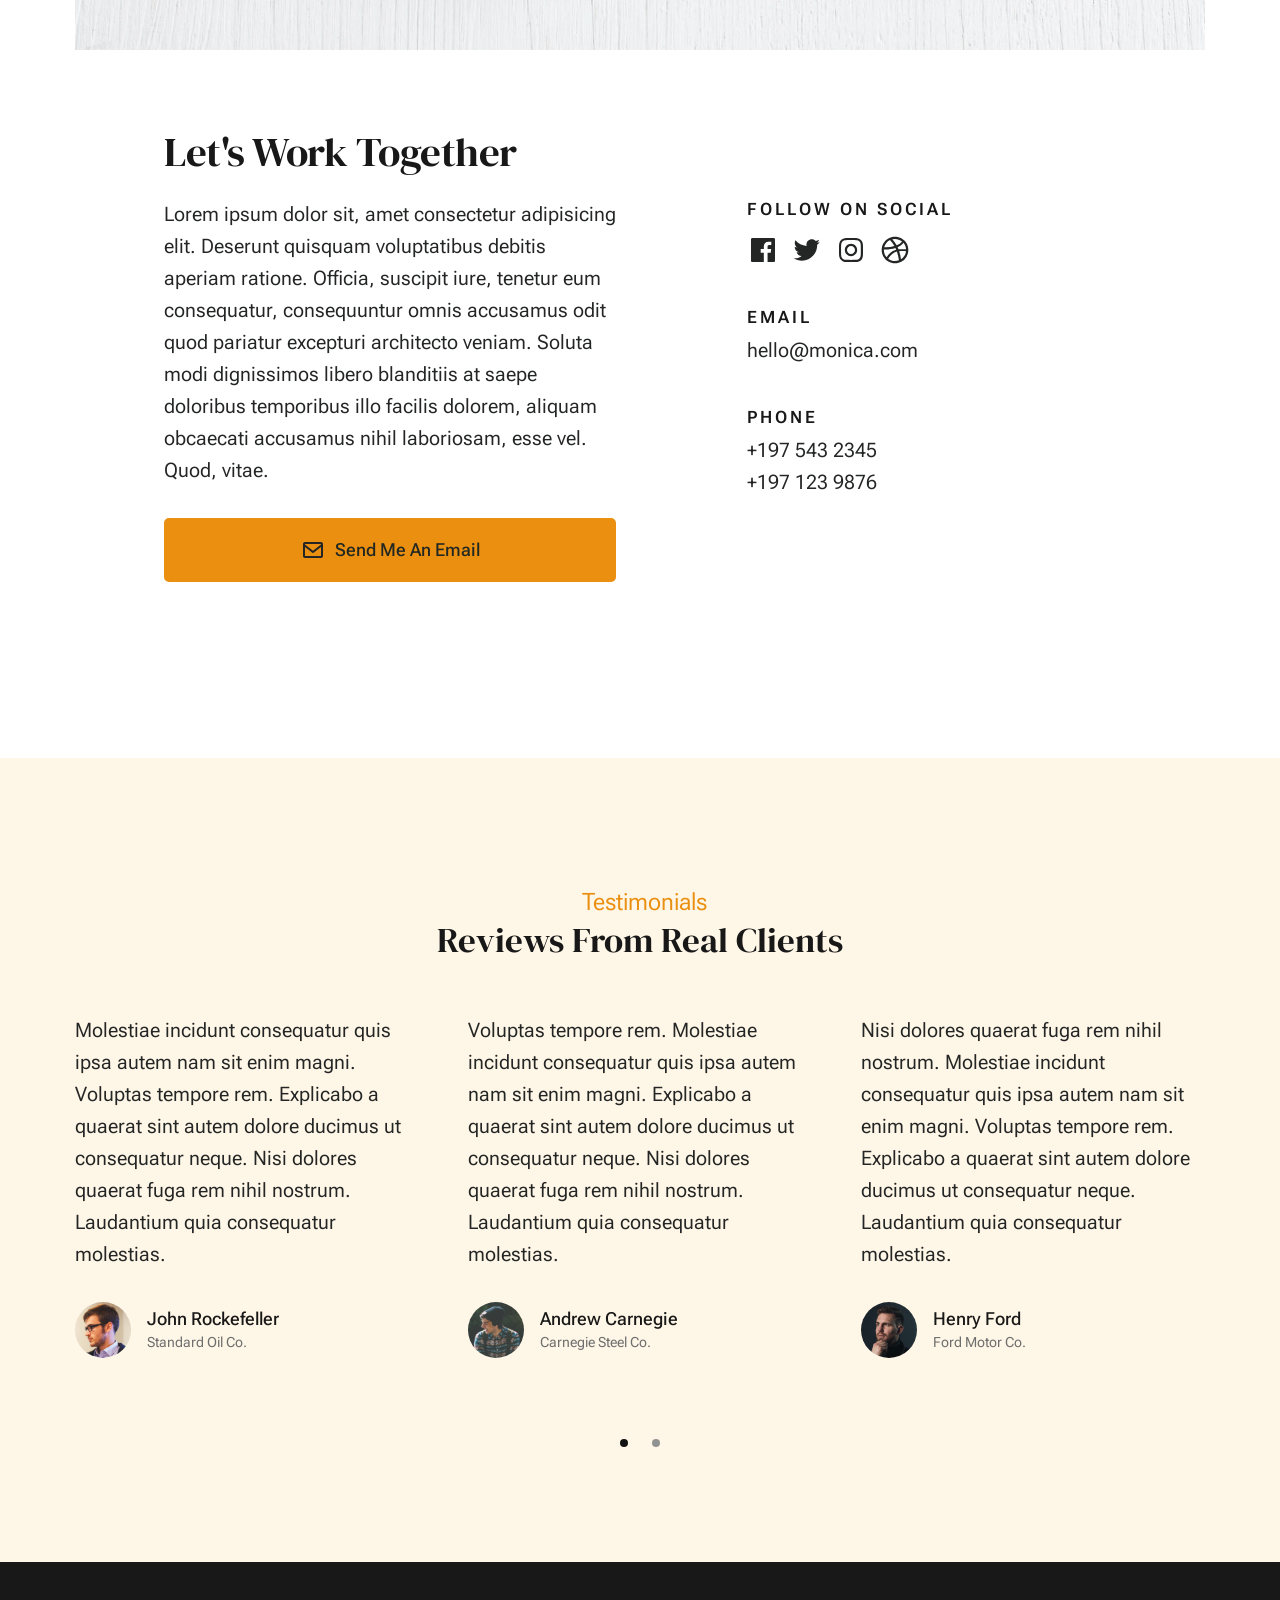
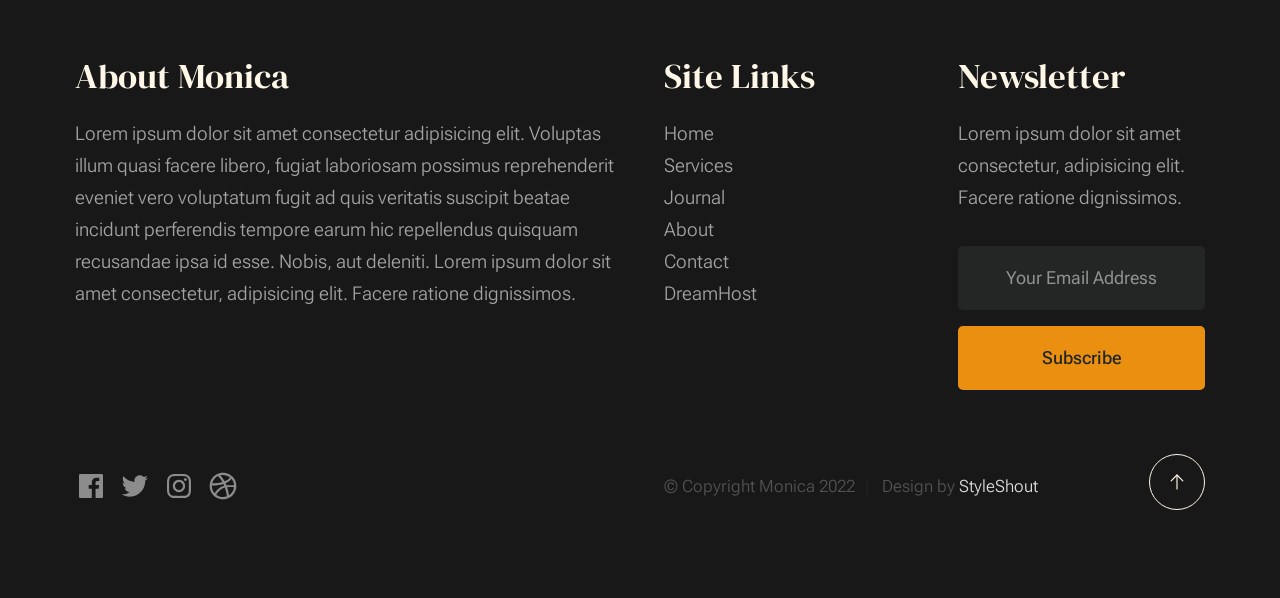
<file: contact.html>
<!DOCTYPE html>
<html lang="en" class="no-js" >
<head>

    <!--- basic page needs
    ================================================== -->
    <meta charset="utf-8">
    <meta name="viewport" content="width=device-width, initial-scale=1">
    <title>Contact - Monica</title>

    <script>
        document.documentElement.classList.remove('no-js');
        document.documentElement.classList.add('js');
    </script>

    <!-- CSS
    ================================================== -->
    <link rel="stylesheet" href="css/vendor.css">
    <link rel="stylesheet" href="css/styles.css">

    <!-- favicons
    ================================================== -->
    <link rel="apple-touch-icon" sizes="180x180" href="apple-touch-icon.png">
    <link rel="icon" type="image/png" sizes="32x32" href="favicon-32x32.png">
    <link rel="icon" type="image/png" sizes="16x16" href="favicon-16x16.png">
    <link rel="manifest" href="site.webmanifest">

</head>


<body id="top">


    <!-- preloader
    ================================================== -->
    <div id="preloader">
        <div id="loader" class="dots-fade">
            <div></div>
            <div></div>
            <div></div>
        </div>
    </div>


    <!-- page wrap
    ================================================== -->
    <div id="page" class="s-pagewrap">


        <!-- # site header 
        ================================================== -->
        <header class="s-header">
            <div class="row s-header__inner width-sixteen-col">

                <div class="s-header__block">
                    <div class="s-header__logo">
                        <a class="logo" href="index.html">
                            <img src="images/logo.svg" alt="Homepage">
                        </a>
                    </div>

                    <a class="s-header__menu-toggle" href="#0"><span>Menu</span></a>
                </div> <!-- end s-header__block -->

                <nav class="s-header__nav">
    
                    <ul class="s-header__menu-links">
                        <li><a href="about.html">About</a></li>
                        <li><a href="services.html">Services</a></li>
                        <li><a href="blog.html">Journal</a></li>
                        <li class="current"><a href="contact.html">Contact</a></li>
                    </ul> <!-- s-header__menu-links -->

                    <div class="s-header__contact">
                        <a href="contact.html" class="btn btn--primary s-header__contact-btn">Let's Work Together</a>                        
                    </div> <!-- s-header__contact -->
    
                </nav> <!-- end s-header__nav -->

            </div> <!-- end s-header__inner -->
        </header> <!-- end s-header -->


        <!-- # site main content
        ================================================== -->
        <section id="content" class="s-content">

               <section class="s-pageheader pageheader">
                    <div class="row">
                        <div class="column xl-12">
                            <h1 class="page-title">
                                <span class="page-title__small-type text-pretitle">Contact</span>
                                Get In Touch
                            </h1>                            
                        </div>
                    </div>
               </section> <!--pageheader -->  

               <section class="s-pagecontent pagecontent">

                    <div class="row pageintro">
                        <div class="column xl-6 lg-12">
                            <h2 class="text-display-title">Let's take your business to the next level.</h2>
                        </div>
                        <div class="column xl-6 lg-12 u-flexitem-x-right">
                            <p class="lead">
                            Lorem ipsum dolor sit amet consectetur, adipisicing elit. Alias eos quas blanditiis, quos sint nostrum fugit aperiam 
                            inventore optio itaque molestias corporis, ipsa tenetur eligendi nihil iste porro, natus culpa consequuntur. Maxime, 
                            corporis tempore. Sed tenetur veritatis velit recusandae eum, molestiae voluptate ducimus laudantium esse illo. 
                            </p>
                        </div>                       
                    </div> <!-- pageintro -->   
                    
                    <div class="row pagemedia">
                        <d class="column xl-12">
                            <figure class="page-media">                                
                                <img src="images/thumbs/contact/contact-1200.jpg" 
                                     srcset="images/thumbs/contact/contact-2400.jpg 2400w, 
                                             images/thumbs/contact/contact-1200.jpg 1200w, 
                                             images/thumbs/contact/contact-600.jpg 600w" sizes="(max-width: 2400px) 100vw, 2400px" alt="">
                            </figure>
                        </d>
                    </div> <!-- pagemedia --> 

                    <div class="row width-narrower pagemain">
                        <div class="column xl-12">
                            <h2>Let's Work Together</h2>

                            <div class="row">
                                <div class="column xl-6 md-12 contact-cta">     
                                    <p>
                                    Lorem ipsum dolor sit, amet consectetur adipisicing elit. Deserunt quisquam voluptatibus debitis aperiam ratione. Officia, 
                                    suscipit iure, tenetur eum consequatur, consequuntur omnis accusamus odit quod pariatur excepturi architecto veniam. Soluta 
                                    modi dignissimos libero blanditiis at saepe doloribus temporibus illo facilis dolorem, aliquam obcaecati accusamus nihil 
                                    laboriosam, esse vel. Quod, vitae.
                                    </p>
        
                                    <a href="mailto:#0" class="btn btn--primary u-fullwidth contact-btn">
                                        <svg xmlns="http://www.w3.org/2000/svg" width="24" height="24" viewBox="0 0 24 24" style="fill: rgba(0, 0, 0, 1);transform: ;msFilter:;"><path d="M20 4H4c-1.103 0-2 .897-2 2v12c0 1.103.897 2 2 2h16c1.103 0 2-.897 2-2V6c0-1.103-.897-2-2-2zm0 2v.511l-8 6.223-8-6.222V6h16zM4 18V9.044l7.386 5.745a.994.994 0 0 0 1.228 0L20 9.044 20.002 18H4z"></path></svg>
                                        Send Me An Email
                                    </a>
                                </div> 
                                <div class="column xl-5 md-12 u-flexitem-x-right">

                                    <div class="contact-block">
                                        <h6>Follow On Social</h6>
                                        <ul class="contact-social social-list">
                                            <li>
                                                <a href="#0">
                                                    <svg xmlns="http://www.w3.org/2000/svg" width="24" height="24" viewBox="0 0 24 24" style="fill:rgba(0, 0, 0, 1);transform:;-ms-filter:"><path d="M20,3H4C3.447,3,3,3.448,3,4v16c0,0.552,0.447,1,1,1h8.615v-6.96h-2.338v-2.725h2.338v-2c0-2.325,1.42-3.592,3.5-3.592 c0.699-0.002,1.399,0.034,2.095,0.107v2.42h-1.435c-1.128,0-1.348,0.538-1.348,1.325v1.735h2.697l-0.35,2.725h-2.348V21H20 c0.553,0,1-0.448,1-1V4C21,3.448,20.553,3,20,3z"></path></svg>
                                                    <span class="u-screen-reader-text">Facebook</span>
                                                </a>
                                            </li>
                                            <li>
                                                <a href="#0">
                                                    <svg xmlns="http://www.w3.org/2000/svg" width="24" height="24" viewBox="0 0 24 24" style="fill:rgba(0, 0, 0, 1);transform:;-ms-filter:"><path d="M19.633,7.997c0.013,0.175,0.013,0.349,0.013,0.523c0,5.325-4.053,11.461-11.46,11.461c-2.282,0-4.402-0.661-6.186-1.809 c0.324,0.037,0.636,0.05,0.973,0.05c1.883,0,3.616-0.636,5.001-1.721c-1.771-0.037-3.255-1.197-3.767-2.793 c0.249,0.037,0.499,0.062,0.761,0.062c0.361,0,0.724-0.05,1.061-0.137c-1.847-0.374-3.23-1.995-3.23-3.953v-0.05 c0.537,0.299,1.16,0.486,1.82,0.511C3.534,9.419,2.823,8.184,2.823,6.787c0-0.748,0.199-1.434,0.548-2.032 c1.983,2.443,4.964,4.04,8.306,4.215c-0.062-0.3-0.1-0.611-0.1-0.923c0-2.22,1.796-4.028,4.028-4.028 c1.16,0,2.207,0.486,2.943,1.272c0.91-0.175,1.782-0.512,2.556-0.973c-0.299,0.935-0.936,1.721-1.771,2.22 c0.811-0.088,1.597-0.312,2.319-0.624C21.104,6.712,20.419,7.423,19.633,7.997z"></path></svg>
                                                    <span class="u-screen-reader-text">Twitter</span>
                                                </a>
                                            </li>
                                            <li>
                                                <a href="#0">
                                                    <svg xmlns="http://www.w3.org/2000/svg" width="24" height="24" viewBox="0 0 24 24" style="fill:rgba(0, 0, 0, 1);transform:;-ms-filter:"><path d="M11.999,7.377c-2.554,0-4.623,2.07-4.623,4.623c0,2.554,2.069,4.624,4.623,4.624c2.552,0,4.623-2.07,4.623-4.624 C16.622,9.447,14.551,7.377,11.999,7.377L11.999,7.377z M11.999,15.004c-1.659,0-3.004-1.345-3.004-3.003 c0-1.659,1.345-3.003,3.004-3.003s3.002,1.344,3.002,3.003C15.001,13.659,13.658,15.004,11.999,15.004L11.999,15.004z"></path><circle cx="16.806" cy="7.207" r="1.078"></circle><path d="M20.533,6.111c-0.469-1.209-1.424-2.165-2.633-2.632c-0.699-0.263-1.438-0.404-2.186-0.42 c-0.963-0.042-1.268-0.054-3.71-0.054s-2.755,0-3.71,0.054C7.548,3.074,6.809,3.215,6.11,3.479C4.9,3.946,3.945,4.902,3.477,6.111 c-0.263,0.7-0.404,1.438-0.419,2.186c-0.043,0.962-0.056,1.267-0.056,3.71c0,2.442,0,2.753,0.056,3.71 c0.015,0.748,0.156,1.486,0.419,2.187c0.469,1.208,1.424,2.164,2.634,2.632c0.696,0.272,1.435,0.426,2.185,0.45 c0.963,0.042,1.268,0.055,3.71,0.055s2.755,0,3.71-0.055c0.747-0.015,1.486-0.157,2.186-0.419c1.209-0.469,2.164-1.424,2.633-2.633 c0.263-0.7,0.404-1.438,0.419-2.186c0.043-0.962,0.056-1.267,0.056-3.71s0-2.753-0.056-3.71C20.941,7.57,20.801,6.819,20.533,6.111z M19.315,15.643c-0.007,0.576-0.111,1.147-0.311,1.688c-0.305,0.787-0.926,1.409-1.712,1.711c-0.535,0.199-1.099,0.303-1.67,0.311 c-0.95,0.044-1.218,0.055-3.654,0.055c-2.438,0-2.687,0-3.655-0.055c-0.569-0.007-1.135-0.112-1.669-0.311 c-0.789-0.301-1.414-0.923-1.719-1.711c-0.196-0.534-0.302-1.099-0.311-1.669c-0.043-0.95-0.053-1.218-0.053-3.654 c0-2.437,0-2.686,0.053-3.655c0.007-0.576,0.111-1.146,0.311-1.687c0.305-0.789,0.93-1.41,1.719-1.712 c0.534-0.198,1.1-0.303,1.669-0.311c0.951-0.043,1.218-0.055,3.655-0.055c2.437,0,2.687,0,3.654,0.055 c0.571,0.007,1.135,0.112,1.67,0.311c0.786,0.303,1.407,0.925,1.712,1.712c0.196,0.534,0.302,1.099,0.311,1.669 c0.043,0.951,0.054,1.218,0.054,3.655c0,2.436,0,2.698-0.043,3.654H19.315z"></path></svg>
                                                    <span class="u-screen-reader-text">Instagram</span>
                                                </a>
                                            </li>
                                            <li>
                                                <a href="#0">
                                                    <svg xmlns="http://www.w3.org/2000/svg" width="24" height="24" viewBox="0 0 24 24" style="fill: rgba(0, 0, 0, 1);transform: ;msFilter:;"><path d="M20.66 6.98a9.932 9.932 0 0 0-3.641-3.64C15.486 2.447 13.813 2 12 2s-3.486.447-5.02 1.34c-1.533.893-2.747 2.107-3.64 3.64S2 10.187 2 12s.446 3.487 1.34 5.02a9.924 9.924 0 0 0 3.641 3.64C8.514 21.553 10.187 22 12 22s3.486-.447 5.02-1.34a9.932 9.932 0 0 0 3.641-3.64C21.554 15.487 22 13.813 22 12s-.446-3.487-1.34-5.02zM12 3.66c2 0 3.772.64 5.32 1.919-.92 1.174-2.286 2.14-4.1 2.9-1.002-1.813-2.088-3.327-3.261-4.54A7.715 7.715 0 0 1 12 3.66zM5.51 6.8a8.116 8.116 0 0 1 2.711-2.22c1.212 1.201 2.325 2.7 3.34 4.5-2 .6-4.114.9-6.341.9-.573 0-1.006-.013-1.3-.04A8.549 8.549 0 0 1 5.51 6.8zM3.66 12c0-.054.003-.12.01-.2.007-.08.01-.146.01-.2.254.014.641.02 1.161.02 2.666 0 5.146-.367 7.439-1.1.187.373.381.793.58 1.26-1.32.293-2.674 1.006-4.061 2.14S6.4 16.247 5.76 17.5c-1.4-1.587-2.1-3.42-2.1-5.5zM12 20.34c-1.894 0-3.594-.587-5.101-1.759.601-1.187 1.524-2.322 2.771-3.401 1.246-1.08 2.483-1.753 3.71-2.02a29.441 29.441 0 0 1 1.56 6.62 8.166 8.166 0 0 1-2.94.56zm7.08-3.96a8.351 8.351 0 0 1-2.58 2.621c-.24-2.08-.7-4.107-1.379-6.081.932-.066 1.765-.1 2.5-.1.799 0 1.686.034 2.659.1a8.098 8.098 0 0 1-1.2 3.46zm-1.24-5c-1.16 0-2.233.047-3.22.14a27.053 27.053 0 0 0-.68-1.62c2.066-.906 3.532-2.006 4.399-3.3 1.2 1.414 1.854 3.027 1.96 4.84-.812-.04-1.632-.06-2.459-.06z"></path></svg>
                                                    <span class="u-screen-reader-text">Dribbble</span>
                                                </a>
                                            </li>
                                        </ul> <!-- end s-footer__social -->
                                    </div>

                                    <div class="contact-block">
                                        <h6>Email</h6>
                                        <a href="mailto:#0">hello@monica.com</a>
                                    </div>

                                    <div class="contact-block">
                                        <h6>Phone</h6>
                                        <ul class="contact-list">
                                            <li><a href="tel:197-543-2345">+197 543 2345</a></li>
                                            <li><a href="tel:197-123-9876">+197 123 9876</a></li>
                                        </ul>
                                    </div>

                                </div>
                            </div>
                        </div>                        
                    </div> <!-- end pagemain -->

               </section> <!-- pagecontent -->

               <section class="s-testimonials">

                    <div class="s-testimonials__header row row-x-center text-center">
                        <div class="column xl-8 lg-12">
        
                            <p class="text-pretitle">
                            Testimonials
                            </p>
                            <h3>
                            Reviews From Real Clients
                            </h3>                        
        
                        </div>
                    </div> <!--end s-testimonials__header -->

                    <div class="row s-testimonials__content">
                        <div class="column xl-12 testimonials">

                            <div class="swiper-container testimonials__slider page-slider">

                                <div class="swiper-wrapper">
                                    <div class="testimonials__slide swiper-slide">
                                        <p>
                                        Molestiae incidunt consequatur quis ipsa autem nam sit enim magni. Voluptas tempore rem. 
                                        Explicabo a quaerat sint autem dolore ducimus ut consequatur neque. Nisi dolores quaerat fuga rem nihil nostrum.
                                        Laudantium quia consequatur molestias.
                                        </p>
                                        <div class="testimonials__author">
                                            <img src="images/avatars/user-01.jpg" alt="Author image" class="testimonials__avatar">
                                            <cite class="testimonials__cite">
                                                <strong>John Rockefeller</strong>
                                                <span>Standard Oil Co.</span>
                                            </cite>
                                        </div>
                                    </div>
                                    <div class="testimonials__slide swiper-slide">
                                        <p>
                                        Voluptas tempore rem. Molestiae incidunt consequatur quis ipsa autem nam sit enim magni. 
                                        Explicabo a quaerat sint autem dolore ducimus ut consequatur neque. Nisi dolores quaerat fuga rem nihil nostrum.
                                        Laudantium quia consequatur molestias.
                                        </p>
                                        <div class="testimonials__author">
                                            <img src="images/avatars/user-04.jpg" alt="Author image" class="testimonials__avatar">
                                            <cite class="testimonials__cite">
                                                <strong>Andrew Carnegie</strong>
                                                <span>Carnegie Steel Co.</span>
                                            </cite>
                                        </div>
                                    </div>
                                    <div class="testimonials__slide swiper-slide">
                                        <p>
                                        Nisi dolores quaerat fuga rem nihil nostrum. Molestiae incidunt consequatur quis ipsa autem nam sit enim magni. 
                                        Voluptas tempore rem. Explicabo a quaerat sint autem dolore ducimus ut consequatur neque. 
                                        Laudantium quia consequatur molestias.
                                        </p>
                                        <div class="testimonials__author">
                                            <img src="images/avatars/user-06.jpg" alt="Author image" class="testimonials__avatar">
                                            <cite class="testimonials__cite">
                                                <strong>Henry Ford</strong>
                                                <span>Ford Motor Co.</span>
                                            </cite>
                                        </div>
                                    </div>
                                    <div class="testimonials__slide swiper-slide">
                                        <p>
                                        Molestiae incidunt consequatur quis ipsa autem nam sit enim magni. Voluptas tempore rem. 
                                        Explicabo a quaerat sint autem dolore ducimus ut consequatur neque. Nisi dolores quaerat fuga rem nihil nostrum.
                                        Laudantium quia consequatur molestias.
                                        </p>
                                        <div class="testimonials__author">
                                            <img src="images/avatars/user-02.jpg" alt="Author image" class="testimonials__avatar">
                                            <cite class="testimonials__cite">
                                                <strong>John Morgan</strong>
                                                <span>JP Morgan & Co.</span>
                                            </cite>
                                        </div>
                                    </div> 
                                </div> <!-- end swiper-wrapper --> 

                                <div class="swiper-pagination"></div>

                            </div> <!--end testimonials__slider --> 

                        </div> <!-- testimonials -->
                    </div> <!--end s-testimonials__content -->

               </section> <!-- end s-testimonials -->

        </section> <!-- s-content-->

        <!-- # footer 
        ================================================== -->
        <footer class="s-footer">
            <div class="row s-footer__content">
                <div class="column xl-6 lg-6 md-12 s-footer__block s-footer__about">                    
                    <h3>About Monica</h3>
                    <p>
                    Lorem ipsum dolor sit amet consectetur adipisicing elit. Voluptas illum quasi facere libero, 
                    fugiat laboriosam possimus reprehenderit eveniet vero voluptatum fugit ad quis veritatis suscipit beatae 
                    incidunt perferendis tempore earum hic repellendus quisquam recusandae ipsa id esse. Nobis, aut deleniti.
                    Lorem ipsum dolor sit amet consectetur, adipisicing elit. Facere ratione dignissimos.
                    </p>               
                </div>                
                <div class="column xl-3 lg-6 md-12 s-footer__block s-footer__site-links">
                    <h3>Site Links</h3>
                    <ul class="link-list">
                        <li><a href="index.html">Home</a></li>
                        <li><a href="services.html">Services</a></li>
                        <li><a href="blog.html">Journal</a></li>
                        <li><a href="about.html">About</a></li>
                        <li><a href="contact.html">Contact</a></li>
                        <li><a href="https://www.dreamhost.com/r.cgi?287326">DreamHost</a></li>
                    </ul>
                </div>
                <div class="column xl-3 lg-6 md-12 tab-12 s-footer__block s-footer__newsletter">
                    <h3>Newsletter</h3>

                    <p>
                    Lorem ipsum dolor sit amet consectetur, adipisicing elit. Facere ratione dignissimos.
                    </p>

                    <div class="subscribe-form">
                        <form id="mc-form" class="mc-form">
                            <input type="email" name="EMAIL" id="mce-EMAIL" class="u-fullwidth text-center" placeholder="Your Email Address" title="The domain portion of the email address is invalid (the portion after the @)." pattern="^([^\x00-\x20\x22\x28\x29\x2c\x2e\x3a-\x3c\x3e\x40\x5b-\x5d\x7f-\xff]+|\x22([^\x0d\x22\x5c\x80-\xff]|\x5c[\x00-\x7f])*\x22)(\x2e([^\x00-\x20\x22\x28\x29\x2c\x2e\x3a-\x3c\x3e\x40\x5b-\x5d\x7f-\xff]+|\x22([^\x0d\x22\x5c\x80-\xff]|\x5c[\x00-\x7f])*\x22))*\x40([^\x00-\x20\x22\x28\x29\x2c\x2e\x3a-\x3c\x3e\x40\x5b-\x5d\x7f-\xff]+|\x5b([^\x0d\x5b-\x5d\x80-\xff]|\x5c[\x00-\x7f])*\x5d)(\x2e([^\x00-\x20\x22\x28\x29\x2c\x2e\x3a-\x3c\x3e\x40\x5b-\x5d\x7f-\xff]+|\x5b([^\x0d\x5b-\x5d\x80-\xff]|\x5c[\x00-\x7f])*\x5d))*(\.\w{2,})+$" required>
                            <input type="submit" name="subscribe" value="Subscribe" class="btn btn--primary btn--small u-fullwidth">
                            <!-- <div style="position: absolute; left: -5000px;" aria-hidden="true"><input type="text" name="b_cdb7b577e41181934ed6a6a44_9a91cfe7b3" tabindex="-1" value=""></div> -->
                            <div class="mc-status"></div>
                        </form>
                    </div>
                </div>
            </div>    
            
            <div class="row s-footer__bottom">
                <div class="column xl-6 lg-12">
                    <ul class="s-footer__social social-list">
                        <li>
                            <a href="#0">
                                <svg xmlns="http://www.w3.org/2000/svg" width="24" height="24" viewBox="0 0 24 24" style="fill:rgba(0, 0, 0, 1);transform:;-ms-filter:"><path d="M20,3H4C3.447,3,3,3.448,3,4v16c0,0.552,0.447,1,1,1h8.615v-6.96h-2.338v-2.725h2.338v-2c0-2.325,1.42-3.592,3.5-3.592 c0.699-0.002,1.399,0.034,2.095,0.107v2.42h-1.435c-1.128,0-1.348,0.538-1.348,1.325v1.735h2.697l-0.35,2.725h-2.348V21H20 c0.553,0,1-0.448,1-1V4C21,3.448,20.553,3,20,3z"></path></svg>
                                <span class="u-screen-reader-text">Facebook</span>
                            </a>
                        </li>
                        <li>
                            <a href="#0">
                                <svg xmlns="http://www.w3.org/2000/svg" width="24" height="24" viewBox="0 0 24 24" style="fill:rgba(0, 0, 0, 1);transform:;-ms-filter:"><path d="M19.633,7.997c0.013,0.175,0.013,0.349,0.013,0.523c0,5.325-4.053,11.461-11.46,11.461c-2.282,0-4.402-0.661-6.186-1.809 c0.324,0.037,0.636,0.05,0.973,0.05c1.883,0,3.616-0.636,5.001-1.721c-1.771-0.037-3.255-1.197-3.767-2.793 c0.249,0.037,0.499,0.062,0.761,0.062c0.361,0,0.724-0.05,1.061-0.137c-1.847-0.374-3.23-1.995-3.23-3.953v-0.05 c0.537,0.299,1.16,0.486,1.82,0.511C3.534,9.419,2.823,8.184,2.823,6.787c0-0.748,0.199-1.434,0.548-2.032 c1.983,2.443,4.964,4.04,8.306,4.215c-0.062-0.3-0.1-0.611-0.1-0.923c0-2.22,1.796-4.028,4.028-4.028 c1.16,0,2.207,0.486,2.943,1.272c0.91-0.175,1.782-0.512,2.556-0.973c-0.299,0.935-0.936,1.721-1.771,2.22 c0.811-0.088,1.597-0.312,2.319-0.624C21.104,6.712,20.419,7.423,19.633,7.997z"></path></svg>
                                <span class="u-screen-reader-text">Twitter</span>
                            </a>
                        </li>
                        <li>
                            <a href="#0">
                                <svg xmlns="http://www.w3.org/2000/svg" width="24" height="24" viewBox="0 0 24 24" style="fill:rgba(0, 0, 0, 1);transform:;-ms-filter:"><path d="M11.999,7.377c-2.554,0-4.623,2.07-4.623,4.623c0,2.554,2.069,4.624,4.623,4.624c2.552,0,4.623-2.07,4.623-4.624 C16.622,9.447,14.551,7.377,11.999,7.377L11.999,7.377z M11.999,15.004c-1.659,0-3.004-1.345-3.004-3.003 c0-1.659,1.345-3.003,3.004-3.003s3.002,1.344,3.002,3.003C15.001,13.659,13.658,15.004,11.999,15.004L11.999,15.004z"></path><circle cx="16.806" cy="7.207" r="1.078"></circle><path d="M20.533,6.111c-0.469-1.209-1.424-2.165-2.633-2.632c-0.699-0.263-1.438-0.404-2.186-0.42 c-0.963-0.042-1.268-0.054-3.71-0.054s-2.755,0-3.71,0.054C7.548,3.074,6.809,3.215,6.11,3.479C4.9,3.946,3.945,4.902,3.477,6.111 c-0.263,0.7-0.404,1.438-0.419,2.186c-0.043,0.962-0.056,1.267-0.056,3.71c0,2.442,0,2.753,0.056,3.71 c0.015,0.748,0.156,1.486,0.419,2.187c0.469,1.208,1.424,2.164,2.634,2.632c0.696,0.272,1.435,0.426,2.185,0.45 c0.963,0.042,1.268,0.055,3.71,0.055s2.755,0,3.71-0.055c0.747-0.015,1.486-0.157,2.186-0.419c1.209-0.469,2.164-1.424,2.633-2.633 c0.263-0.7,0.404-1.438,0.419-2.186c0.043-0.962,0.056-1.267,0.056-3.71s0-2.753-0.056-3.71C20.941,7.57,20.801,6.819,20.533,6.111z M19.315,15.643c-0.007,0.576-0.111,1.147-0.311,1.688c-0.305,0.787-0.926,1.409-1.712,1.711c-0.535,0.199-1.099,0.303-1.67,0.311 c-0.95,0.044-1.218,0.055-3.654,0.055c-2.438,0-2.687,0-3.655-0.055c-0.569-0.007-1.135-0.112-1.669-0.311 c-0.789-0.301-1.414-0.923-1.719-1.711c-0.196-0.534-0.302-1.099-0.311-1.669c-0.043-0.95-0.053-1.218-0.053-3.654 c0-2.437,0-2.686,0.053-3.655c0.007-0.576,0.111-1.146,0.311-1.687c0.305-0.789,0.93-1.41,1.719-1.712 c0.534-0.198,1.1-0.303,1.669-0.311c0.951-0.043,1.218-0.055,3.655-0.055c2.437,0,2.687,0,3.654,0.055 c0.571,0.007,1.135,0.112,1.67,0.311c0.786,0.303,1.407,0.925,1.712,1.712c0.196,0.534,0.302,1.099,0.311,1.669 c0.043,0.951,0.054,1.218,0.054,3.655c0,2.436,0,2.698-0.043,3.654H19.315z"></path></svg>
                                <span class="u-screen-reader-text">Instagram</span>
                            </a>
                        </li>
                        <li>
                            <a href="#0">
                                <svg xmlns="http://www.w3.org/2000/svg" width="24" height="24" viewBox="0 0 24 24" style="fill: rgba(0, 0, 0, 1);transform: ;msFilter:;"><path d="M20.66 6.98a9.932 9.932 0 0 0-3.641-3.64C15.486 2.447 13.813 2 12 2s-3.486.447-5.02 1.34c-1.533.893-2.747 2.107-3.64 3.64S2 10.187 2 12s.446 3.487 1.34 5.02a9.924 9.924 0 0 0 3.641 3.64C8.514 21.553 10.187 22 12 22s3.486-.447 5.02-1.34a9.932 9.932 0 0 0 3.641-3.64C21.554 15.487 22 13.813 22 12s-.446-3.487-1.34-5.02zM12 3.66c2 0 3.772.64 5.32 1.919-.92 1.174-2.286 2.14-4.1 2.9-1.002-1.813-2.088-3.327-3.261-4.54A7.715 7.715 0 0 1 12 3.66zM5.51 6.8a8.116 8.116 0 0 1 2.711-2.22c1.212 1.201 2.325 2.7 3.34 4.5-2 .6-4.114.9-6.341.9-.573 0-1.006-.013-1.3-.04A8.549 8.549 0 0 1 5.51 6.8zM3.66 12c0-.054.003-.12.01-.2.007-.08.01-.146.01-.2.254.014.641.02 1.161.02 2.666 0 5.146-.367 7.439-1.1.187.373.381.793.58 1.26-1.32.293-2.674 1.006-4.061 2.14S6.4 16.247 5.76 17.5c-1.4-1.587-2.1-3.42-2.1-5.5zM12 20.34c-1.894 0-3.594-.587-5.101-1.759.601-1.187 1.524-2.322 2.771-3.401 1.246-1.08 2.483-1.753 3.71-2.02a29.441 29.441 0 0 1 1.56 6.62 8.166 8.166 0 0 1-2.94.56zm7.08-3.96a8.351 8.351 0 0 1-2.58 2.621c-.24-2.08-.7-4.107-1.379-6.081.932-.066 1.765-.1 2.5-.1.799 0 1.686.034 2.659.1a8.098 8.098 0 0 1-1.2 3.46zm-1.24-5c-1.16 0-2.233.047-3.22.14a27.053 27.053 0 0 0-.68-1.62c2.066-.906 3.532-2.006 4.399-3.3 1.2 1.414 1.854 3.027 1.96 4.84-.812-.04-1.632-.06-2.459-.06z"></path></svg>
                                <span class="u-screen-reader-text">Dribbble</span>
                            </a>
                        </li>
                    </ul> <!-- end s-footer__social -->
                </div>
                <div class="column xl-6 lg-12">
                    <p class="ss-copyright">
                        <span>© Copyright Monica 2022</span> 
                        <span>Design by <a href="https://www.styleshout.com/">StyleShout</a></span>
                    </p>
                </div>

                <div class="ss-go-top">
                    <a class="smoothscroll" title="Back to Top" href="#top">
                        <svg xmlns="http://www.w3.org/2000/svg" viewBox="0 0 24 24" width="36" height="36" fill="none" stroke="#ffffff" stroke-width="1" stroke-linecap="round" stroke-linejoin="round">&lt;!--!  Atomicons Free 1.00 by @atisalab License - https://atomicons.com/license/ (Icons: CC BY 4.0) Copyright 2021 Atomicons --&gt;<polyline points="17 11 12 6 7 11"></polyline><line x1="12" y1="18" x2="12" y2="6"></line></svg>
                    </a>
                </div> <!-- end ss-go-top -->
            </div>
            
        </footer> <!-- end s-footer -->

    </div> <!-- end page-wrap -->

    <!-- Java Script
    ================================================== -->
    <script src="js/plugins.js"></script>
    <script src="js/main.js"></script>

</body>
</html>
</file>
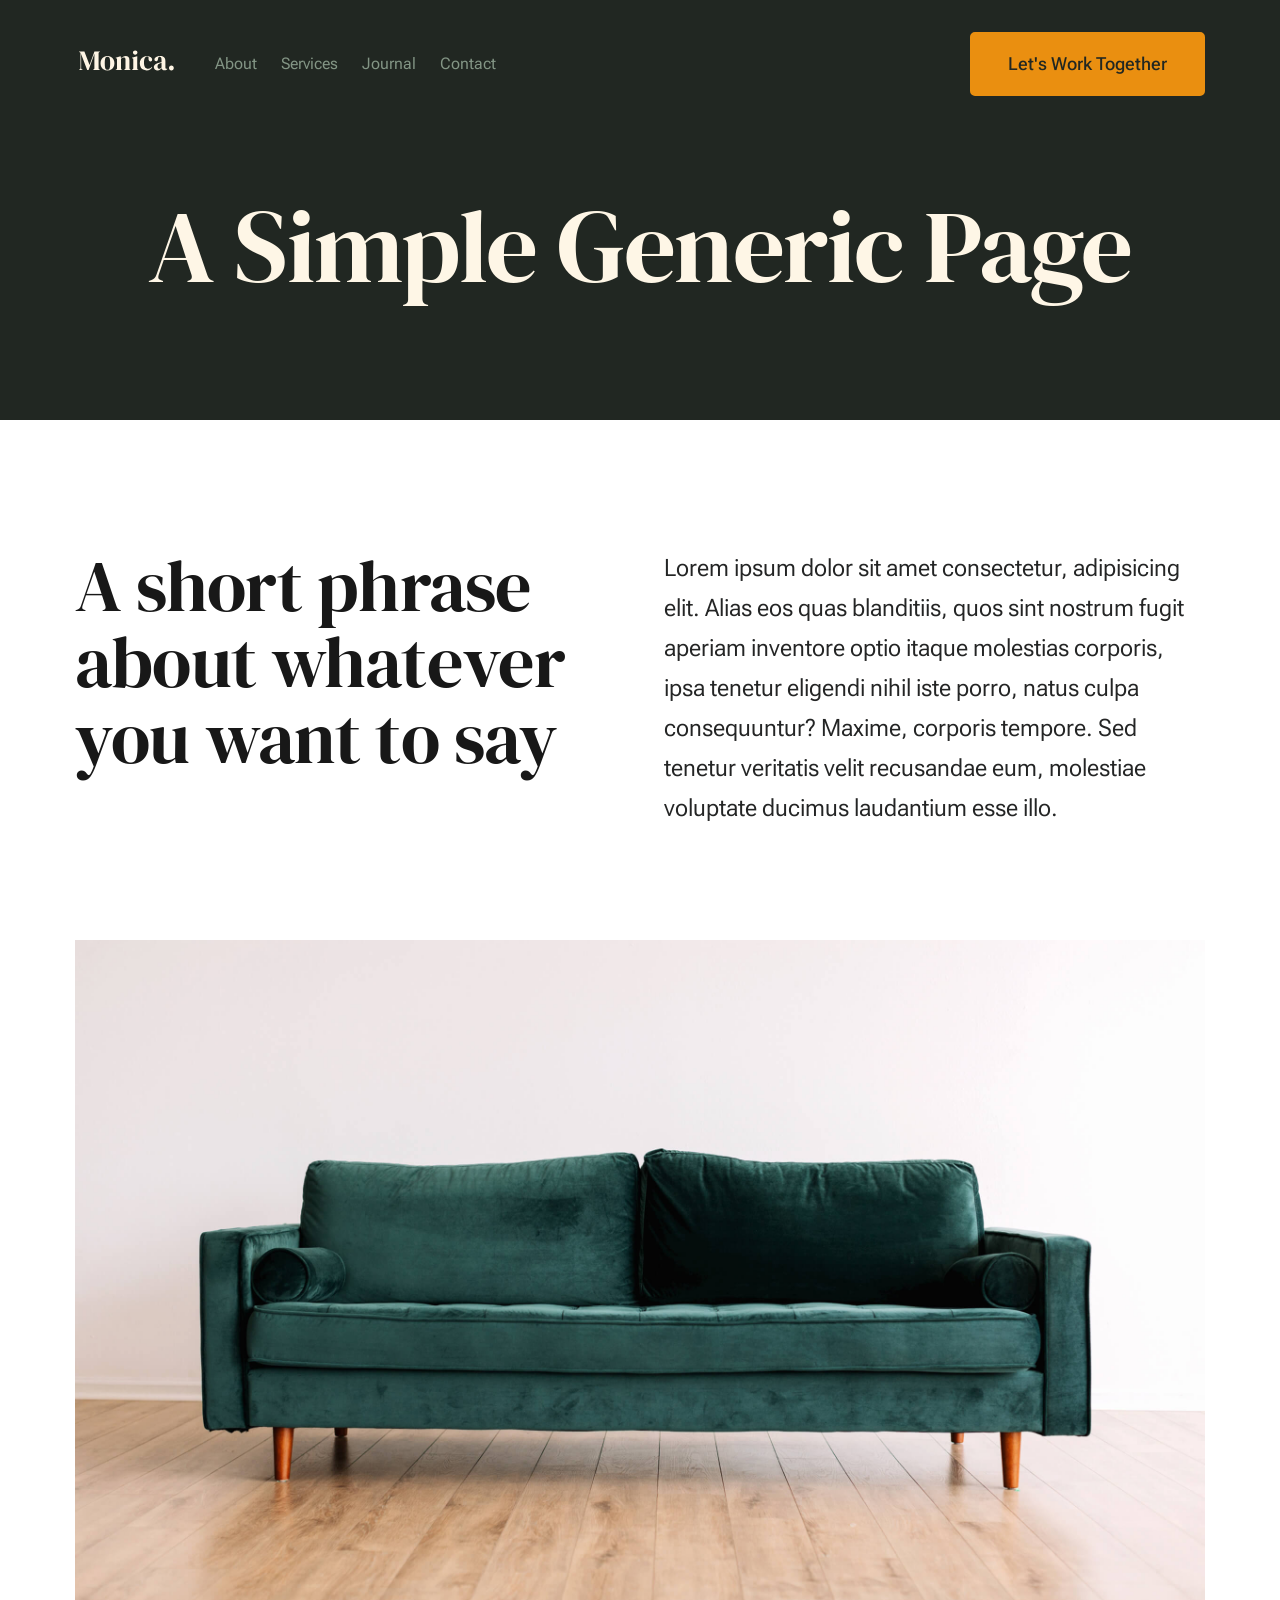
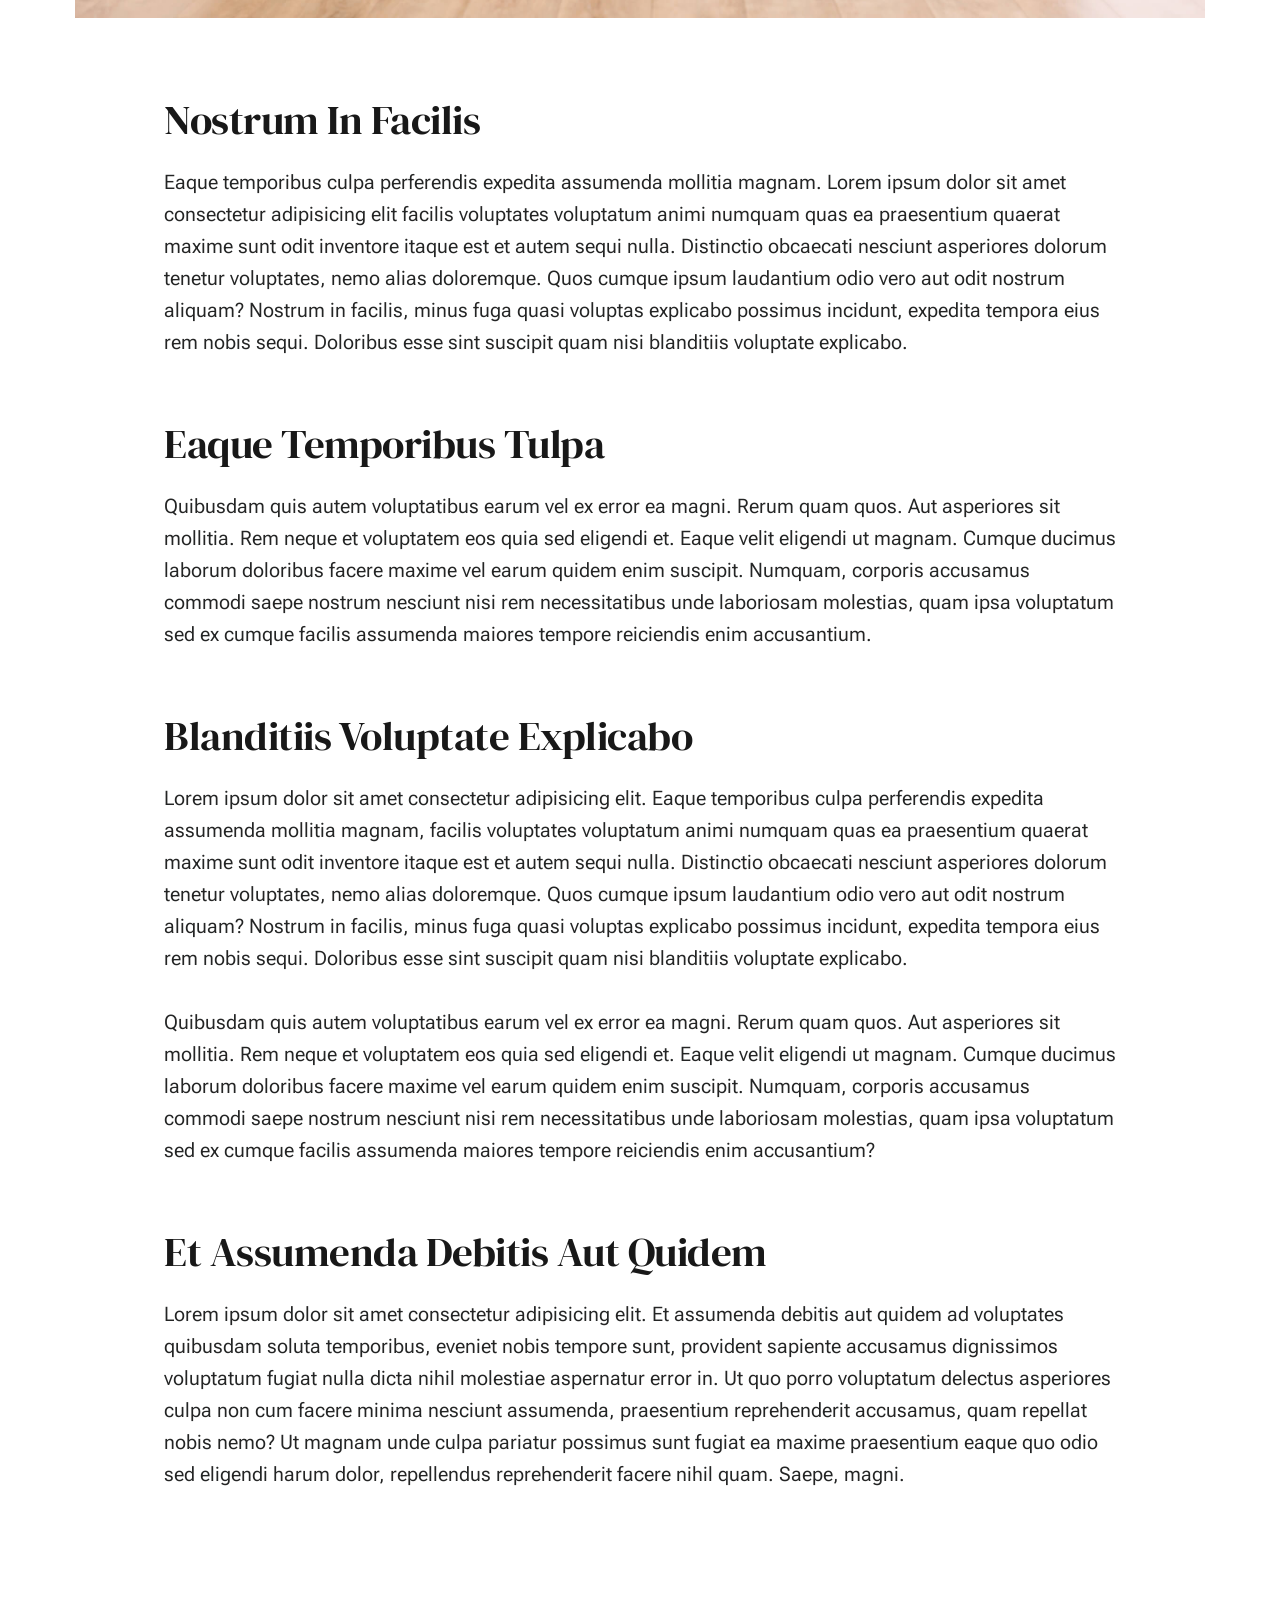
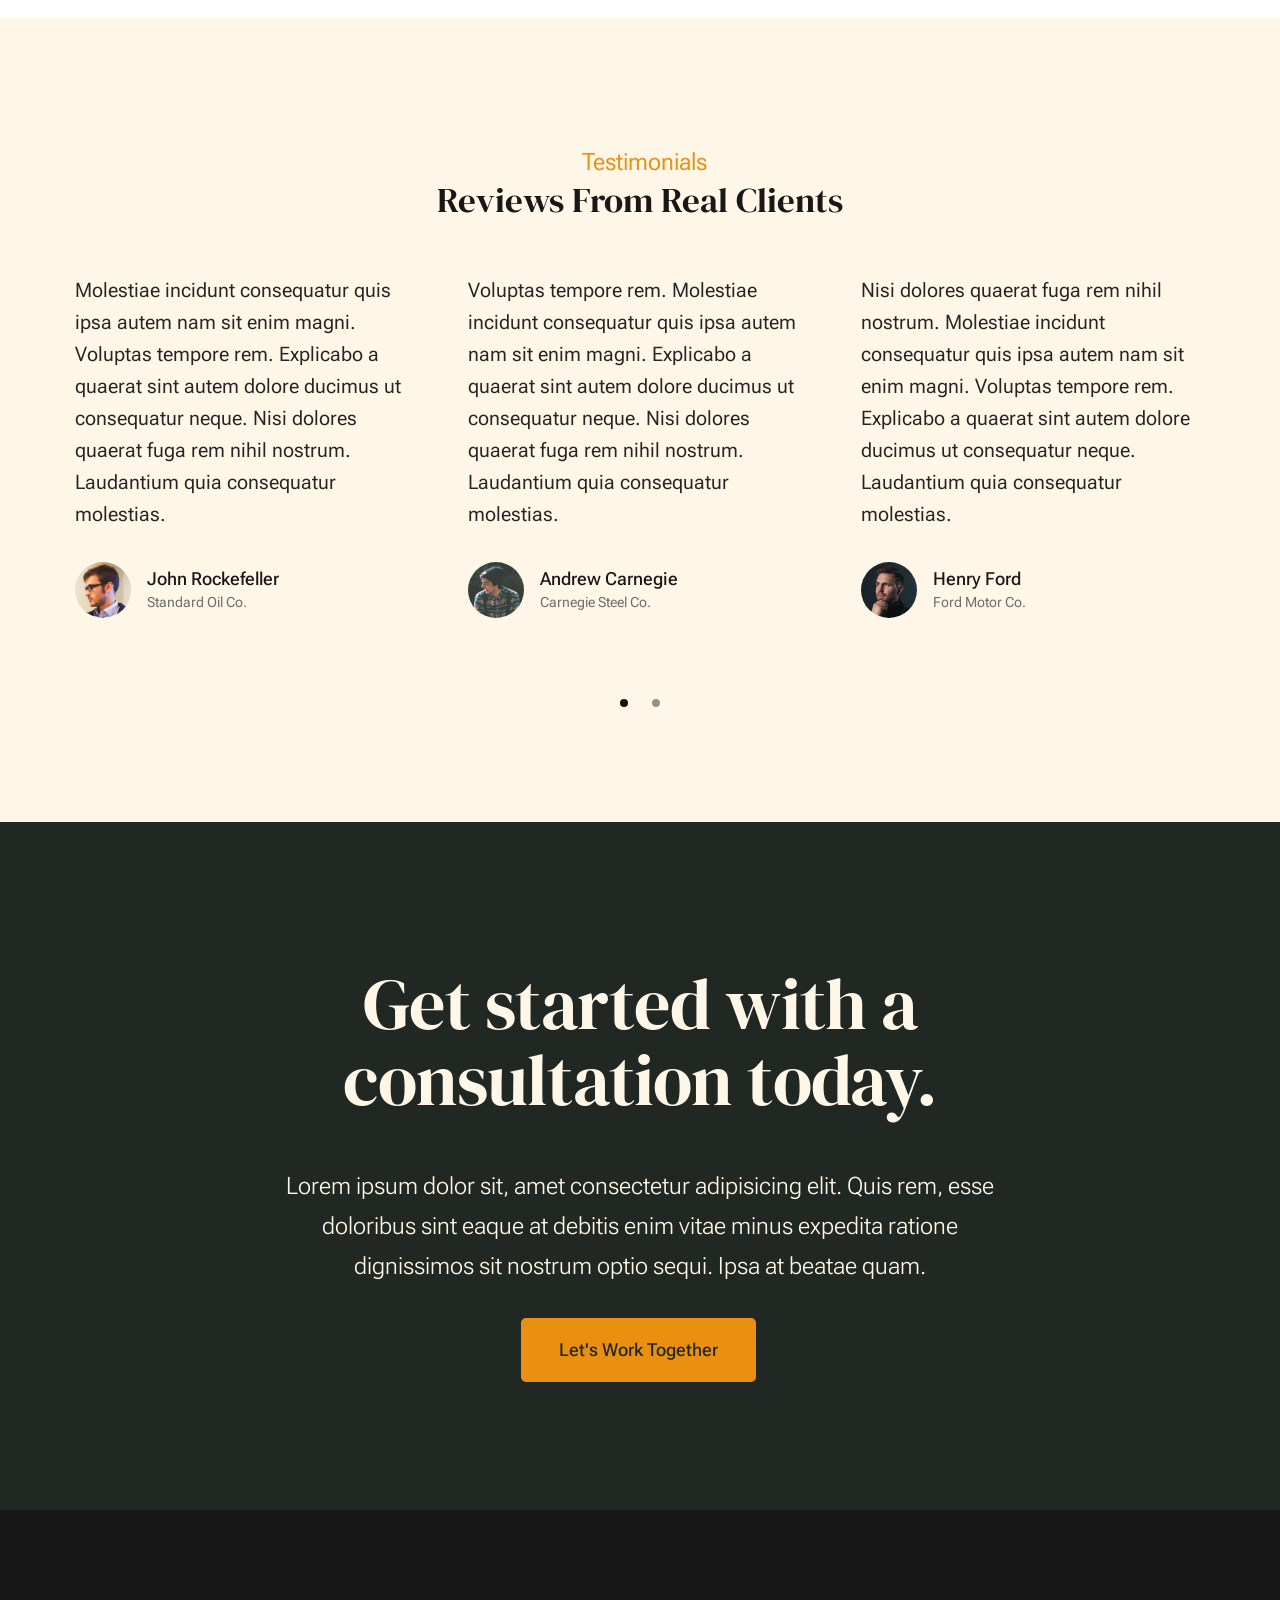
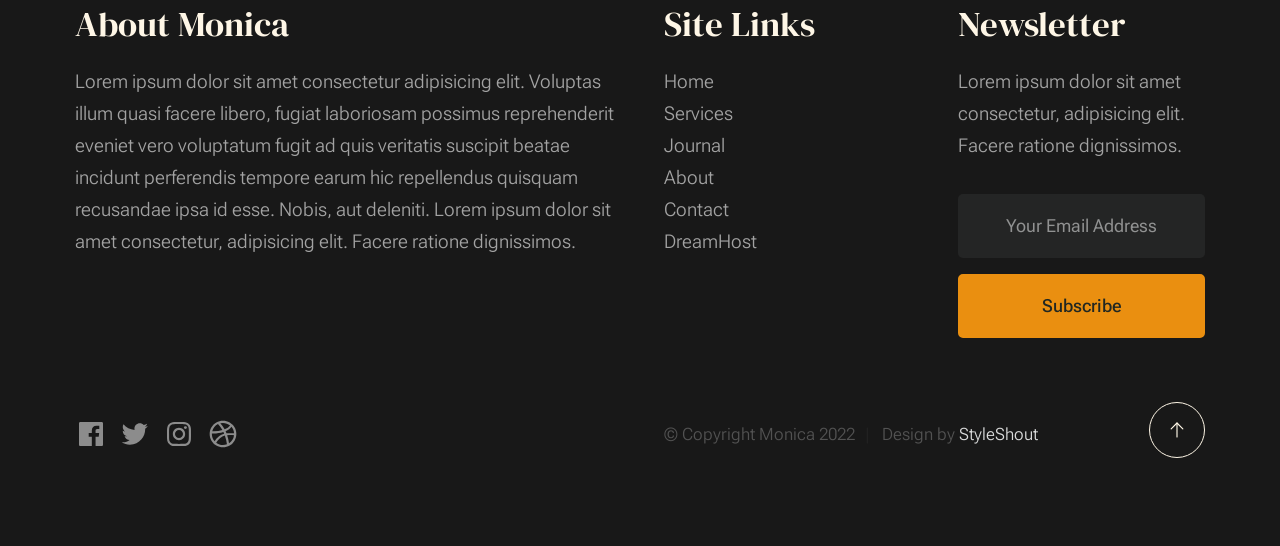
<file: generic.html>
<!DOCTYPE html>
<html lang="en" class="no-js" >
<head>

    <!--- basic page needs
    ================================================== -->
    <meta charset="utf-8">
    <meta name="viewport" content="width=device-width, initial-scale=1">
    <title>Generic - Monica</title>

    <script>
        document.documentElement.classList.remove('no-js');
        document.documentElement.classList.add('js');
    </script>

    <!-- CSS
    ================================================== -->
    <link rel="stylesheet" href="css/vendor.css">
    <link rel="stylesheet" href="css/styles.css">

    <!-- favicons
    ================================================== -->
    <link rel="apple-touch-icon" sizes="180x180" href="apple-touch-icon.png">
    <link rel="icon" type="image/png" sizes="32x32" href="favicon-32x32.png">
    <link rel="icon" type="image/png" sizes="16x16" href="favicon-16x16.png">
    <link rel="manifest" href="site.webmanifest">

</head>


<body id="top">


    <!-- preloader
    ================================================== -->
    <div id="preloader">
        <div id="loader" class="dots-fade">
            <div></div>
            <div></div>
            <div></div>
        </div>
    </div>


    <!-- page wrap
    ================================================== -->
    <div id="page" class="s-pagewrap">


        <!-- # site header 
        ================================================== -->
        <header class="s-header">

            <div class="row s-header__inner width-sixteen-col">

                <div class="s-header__block">
                    <div class="s-header__logo">
                        <a class="logo" href="index.html">
                            <img src="images/logo.svg" alt="Homepage">
                        </a>
                    </div>

                    <a class="s-header__menu-toggle" href="#0"><span>Menu</span></a>
                </div> <!-- end s-header__block -->

                <nav class="s-header__nav">
    
                    <ul class="s-header__menu-links">
                        <li><a href="about.html">About</a></li>
                        <li><a href="services.html">Services</a></li>
                        <li><a href="blog.html">Journal</a></li>
                        <li><a href="contact.html">Contact</a></li>
                    </ul> <!-- s-header__menu-links -->

                    <div class="s-header__contact">
                        <a href="contact.html" class="btn btn--primary s-header__contact-btn">Let's Work Together</a>                        
                    </div> <!-- s-header__contact -->
    
                </nav> <!-- end s-header__nav -->

            </div> <!-- end s-header__inner -->

        </header> <!-- end s-header -->


        <!-- # site main content
        ================================================== -->
        <section id="content" class="s-content">

               <section class="s-pageheader pageheader">
                    <div class="row">
                        <div class="column xl-12">
                            <h1 class="page-title">
                               A Simple Generic Page
                            </h1>
                            
                        </div>
                    </div>
               </section> <!-- end pageheader --> 

               <section class="s-pagecontent pagecontent">

                    <div class="row pageintro">
                        <div class="column xl-6 lg-12">
                            <h2 class="text-display-title">A short phrase about whatever you want to say</h2>
                        </div>
                        <div class="column xl-6 lg-12 u-flexitem-x-right">
                            <p class="lead">
                            Lorem ipsum dolor sit amet consectetur, adipisicing elit. Alias eos quas blanditiis, quos sint nostrum fugit aperiam 
                            inventore optio itaque molestias corporis, ipsa tenetur eligendi nihil iste porro, natus culpa consequuntur? Maxime, 
                            corporis tempore. Sed tenetur veritatis velit recusandae eum, molestiae voluptate ducimus laudantium esse illo. 
                            </p>
                        </div>                       
                    </div> <!-- end pageintro -->   
                    
                    <div class="row pagemedia">
                        <d class="column xl-12">
                            <figure class="page-media">                                
                                <img src="images/sample-1200.jpg" 
                                     srcset="images/sample-2400.jpg 2400w, 
                                             images/sample-1200.jpg 1200w, 
                                             images/sample-600.jpg 600w" sizes="(max-width: 2400px) 100vw, 2400px" alt="">
                            </figure>
                        </d>
                    </div> <!-- end pagemedia -->

                    <div class="row width-narrower pagemain">
                        <div class="column xl-12"> 

                            <h2>Nostrum In Facilis</h2>
                            <p>
                            Eaque temporibus culpa perferendis expedita assumenda mollitia magnam. Lorem ipsum dolor sit amet consectetur adipisicing elit
                            facilis voluptates voluptatum animi numquam quas ea praesentium quaerat maxime sunt odit inventore itaque est et autem sequi nulla. 
                            Distinctio obcaecati nesciunt asperiores dolorum tenetur voluptates, nemo alias doloremque. Quos cumque ipsum laudantium odio vero 
                            aut odit nostrum aliquam? Nostrum in facilis, minus fuga quasi voluptas explicabo possimus incidunt, expedita tempora eius rem nobis sequi. 
                            Doloribus esse sint suscipit quam nisi blanditiis voluptate explicabo.
                            </p>

                            <h2>Eaque Temporibus Tulpa</h2>

                            <p>
                            Quibusdam quis autem voluptatibus earum vel ex error ea magni. Rerum quam quos. Aut asperiores sit mollitia. Rem neque et voluptatem 
                            eos quia sed eligendi et. Eaque velit eligendi ut magnam. Cumque ducimus laborum doloribus facere maxime vel earum quidem enim suscipit. 
                            Numquam, corporis accusamus commodi saepe nostrum nesciunt nisi rem necessitatibus unde laboriosam molestias, quam ipsa voluptatum sed 
                            ex cumque facilis assumenda maiores tempore reiciendis enim accusantium.
                            </p>

                            <h2>Blanditiis Voluptate Explicabo</h2>
                            <p>
                            Lorem ipsum dolor sit amet consectetur adipisicing elit. Eaque temporibus culpa perferendis expedita assumenda mollitia magnam, 
                            facilis voluptates voluptatum animi numquam quas ea praesentium quaerat maxime sunt odit inventore itaque est et autem sequi nulla. 
                            Distinctio obcaecati nesciunt asperiores dolorum tenetur voluptates, nemo alias doloremque. Quos cumque ipsum laudantium odio vero aut 
                            odit nostrum aliquam? Nostrum in facilis, minus fuga quasi voluptas explicabo possimus incidunt, expedita tempora eius rem nobis sequi. 
                            Doloribus esse sint suscipit quam nisi blanditiis voluptate explicabo.
                            </p>

                            <p>
                            Quibusdam quis autem voluptatibus earum vel ex error ea magni. Rerum quam quos. Aut asperiores sit mollitia. Rem neque et voluptatem 
                            eos quia sed eligendi et. Eaque velit eligendi ut magnam. Cumque ducimus laborum doloribus facere maxime vel earum quidem enim suscipit. 
                            Numquam, corporis accusamus commodi saepe nostrum nesciunt nisi rem necessitatibus unde laboriosam molestias, quam ipsa voluptatum sed 
                            ex cumque facilis assumenda maiores tempore reiciendis enim accusantium?
                            </p>                   

                            <h2>Et Assumenda Debitis Aut Quidem</h2>
                            <p>
                            Lorem ipsum dolor sit amet consectetur adipisicing elit. Et assumenda debitis aut quidem ad voluptates quibusdam soluta temporibus, 
                            eveniet nobis tempore sunt, provident sapiente accusamus dignissimos voluptatum fugiat nulla dicta nihil molestiae aspernatur error in. 
                            Ut quo porro voluptatum delectus asperiores culpa non cum facere minima nesciunt assumenda, praesentium reprehenderit accusamus, quam 
                            repellat nobis nemo? Ut magnam unde culpa pariatur possimus sunt fugiat ea maxime praesentium eaque quo odio sed eligendi harum dolor, 
                            repellendus reprehenderit facere nihil quam. Saepe, magni.
                            </p>

                        </div> <!-- end grid-block-->
                    </div> <!-- end pagemain -->

               </section> <!-- pagecontent -->

               <section class="s-testimonials">

                    <div class="s-testimonials__header row row-x-center text-center">
                        <div class="column xl-8 lg-12">
        
                            <p class="text-pretitle">
                            Testimonials
                            </p>
                            <h3>
                            Reviews From Real Clients
                            </h3>                        
        
                        </div>
                    </div> <!--end s-testimonials__header -->

                    <div class="row s-testimonials__content">
                        <div class="column xl-12 testimonials">

                            <div class="swiper-container testimonials__slider page-slider">

                                <div class="swiper-wrapper">
                                    <div class="testimonials__slide swiper-slide">
                                        <p>
                                        Molestiae incidunt consequatur quis ipsa autem nam sit enim magni. Voluptas tempore rem. 
                                        Explicabo a quaerat sint autem dolore ducimus ut consequatur neque. Nisi dolores quaerat fuga rem nihil nostrum.
                                        Laudantium quia consequatur molestias.
                                        </p>
                                        <div class="testimonials__author">
                                            <img src="images/avatars/user-01.jpg" alt="Author image" class="testimonials__avatar">
                                            <cite class="testimonials__cite">
                                                <strong>John Rockefeller</strong>
                                                <span>Standard Oil Co.</span>
                                            </cite>
                                        </div>
                                    </div>
                                    <div class="testimonials__slide swiper-slide">
                                        <p>
                                        Voluptas tempore rem. Molestiae incidunt consequatur quis ipsa autem nam sit enim magni. 
                                        Explicabo a quaerat sint autem dolore ducimus ut consequatur neque. Nisi dolores quaerat fuga rem nihil nostrum.
                                        Laudantium quia consequatur molestias.
                                        </p>
                                        <div class="testimonials__author">
                                            <img src="images/avatars/user-04.jpg" alt="Author image" class="testimonials__avatar">
                                            <cite class="testimonials__cite">
                                                <strong>Andrew Carnegie</strong>
                                                <span>Carnegie Steel Co.</span>
                                            </cite>
                                        </div>
                                    </div>
                                    <div class="testimonials__slide swiper-slide">
                                        <p>
                                        Nisi dolores quaerat fuga rem nihil nostrum. Molestiae incidunt consequatur quis ipsa autem nam sit enim magni. 
                                        Voluptas tempore rem. Explicabo a quaerat sint autem dolore ducimus ut consequatur neque. 
                                        Laudantium quia consequatur molestias.
                                        </p>
                                        <div class="testimonials__author">
                                            <img src="images/avatars/user-06.jpg" alt="Author image" class="testimonials__avatar">
                                            <cite class="testimonials__cite">
                                                <strong>Henry Ford</strong>
                                                <span>Ford Motor Co.</span>
                                            </cite>
                                        </div>
                                    </div>
                                    <div class="testimonials__slide swiper-slide">
                                        <p>
                                        Molestiae incidunt consequatur quis ipsa autem nam sit enim magni. Voluptas tempore rem. 
                                        Explicabo a quaerat sint autem dolore ducimus ut consequatur neque. Nisi dolores quaerat fuga rem nihil nostrum.
                                        Laudantium quia consequatur molestias.
                                        </p>
                                        <div class="testimonials__author">
                                            <img src="images/avatars/user-02.jpg" alt="Author image" class="testimonials__avatar">
                                            <cite class="testimonials__cite">
                                                <strong>John Morgan</strong>
                                                <span>JP Morgan & Co.</span>
                                            </cite>
                                        </div>
                                    </div> 
                                </div> <!-- end swiper-wrapper --> 

                                <div class="swiper-pagination"></div>

                            </div> <!--end testimonials__slider --> 

                        </div> <!-- testimonials -->
                    </div> <!--end s-testimonials__content -->

               </section> <!-- end s-testimonials -->

        </section> <!-- s-content-->

        <!-- # cta
        ================================================== -->
        <section id="cta" class="s-cta">

            <div class="row row-x-center text-center">
                <div class="column xl-8 lg-12">

                    <div class="s-cta__content">
                        <h2 class="text-display-title">
                        Get started with a consultation today.
                        </h2>
                        <p class="lead">
                        Lorem ipsum dolor sit, amet consectetur adipisicing elit. Quis rem, esse doloribus sint eaque at debitis enim vitae minus expedita ratione dignissimos sit nostrum optio sequi. Ipsa at beatae quam.
                        </p>
                        <a href="contact.html" class="btn btn--primary">Let's Work Together</a>
                    </div>

                </div>
            </div>

        </section> <!-- end s-cta -->


        <!-- # footer 
        ================================================== -->
        <footer class="s-footer">
            <div class="row s-footer__content">
                <div class="column xl-6 lg-6 md-12 s-footer__block s-footer__about">                    
                    <h3>About Monica</h3>
                    <p>
                    Lorem ipsum dolor sit amet consectetur adipisicing elit. Voluptas illum quasi facere libero, 
                    fugiat laboriosam possimus reprehenderit eveniet vero voluptatum fugit ad quis veritatis suscipit beatae 
                    incidunt perferendis tempore earum hic repellendus quisquam recusandae ipsa id esse. Nobis, aut deleniti.
                    Lorem ipsum dolor sit amet consectetur, adipisicing elit. Facere ratione dignissimos.
                    </p>               
                </div>                
                <div class="column xl-3 lg-6 md-12 s-footer__block s-footer__site-links">
                    <h3>Site Links</h3>
                    <ul class="link-list">
                        <li><a href="index.html">Home</a></li>
                        <li><a href="services.html">Services</a></li>
                        <li><a href="blog.html">Journal</a></li>
                        <li><a href="about.html">About</a></li>
                        <li><a href="contact.html">Contact</a></li>
                        <li><a href="https://www.dreamhost.com/r.cgi?287326">DreamHost</a></li>
                    </ul>
                </div>
                <div class="column xl-3 lg-6 md-12 tab-12 s-footer__block s-footer__newsletter">
                    <h3>Newsletter</h3>

                    <p>
                    Lorem ipsum dolor sit amet consectetur, adipisicing elit. Facere ratione dignissimos.
                    </p>

                    <div class="subscribe-form">
                        <form id="mc-form" class="mc-form">
                            <input type="email" name="EMAIL" id="mce-EMAIL" class="u-fullwidth text-center" placeholder="Your Email Address" title="The domain portion of the email address is invalid (the portion after the @)." pattern="^([^\x00-\x20\x22\x28\x29\x2c\x2e\x3a-\x3c\x3e\x40\x5b-\x5d\x7f-\xff]+|\x22([^\x0d\x22\x5c\x80-\xff]|\x5c[\x00-\x7f])*\x22)(\x2e([^\x00-\x20\x22\x28\x29\x2c\x2e\x3a-\x3c\x3e\x40\x5b-\x5d\x7f-\xff]+|\x22([^\x0d\x22\x5c\x80-\xff]|\x5c[\x00-\x7f])*\x22))*\x40([^\x00-\x20\x22\x28\x29\x2c\x2e\x3a-\x3c\x3e\x40\x5b-\x5d\x7f-\xff]+|\x5b([^\x0d\x5b-\x5d\x80-\xff]|\x5c[\x00-\x7f])*\x5d)(\x2e([^\x00-\x20\x22\x28\x29\x2c\x2e\x3a-\x3c\x3e\x40\x5b-\x5d\x7f-\xff]+|\x5b([^\x0d\x5b-\x5d\x80-\xff]|\x5c[\x00-\x7f])*\x5d))*(\.\w{2,})+$" required>
                            <input type="submit" name="subscribe" value="Subscribe" class="btn btn--primary btn--small u-fullwidth">
                            <!-- <div style="position: absolute; left: -5000px;" aria-hidden="true"><input type="text" name="b_cdb7b577e41181934ed6a6a44_9a91cfe7b3" tabindex="-1" value=""></div> -->
                            <div class="mc-status"></div>
                        </form>
                    </div>
                </div>
            </div>    
            
            <div class="row s-footer__bottom">
                <div class="column xl-6 lg-12">
                    <ul class="s-footer__social social-list">
                        <li>
                            <a href="#0">
                                <svg xmlns="http://www.w3.org/2000/svg" width="24" height="24" viewBox="0 0 24 24" style="fill:rgba(0, 0, 0, 1);transform:;-ms-filter:"><path d="M20,3H4C3.447,3,3,3.448,3,4v16c0,0.552,0.447,1,1,1h8.615v-6.96h-2.338v-2.725h2.338v-2c0-2.325,1.42-3.592,3.5-3.592 c0.699-0.002,1.399,0.034,2.095,0.107v2.42h-1.435c-1.128,0-1.348,0.538-1.348,1.325v1.735h2.697l-0.35,2.725h-2.348V21H20 c0.553,0,1-0.448,1-1V4C21,3.448,20.553,3,20,3z"></path></svg>
                                <span class="u-screen-reader-text">Facebook</span>
                            </a>
                        </li>
                        <li>
                            <a href="#0">
                                <svg xmlns="http://www.w3.org/2000/svg" width="24" height="24" viewBox="0 0 24 24" style="fill:rgba(0, 0, 0, 1);transform:;-ms-filter:"><path d="M19.633,7.997c0.013,0.175,0.013,0.349,0.013,0.523c0,5.325-4.053,11.461-11.46,11.461c-2.282,0-4.402-0.661-6.186-1.809 c0.324,0.037,0.636,0.05,0.973,0.05c1.883,0,3.616-0.636,5.001-1.721c-1.771-0.037-3.255-1.197-3.767-2.793 c0.249,0.037,0.499,0.062,0.761,0.062c0.361,0,0.724-0.05,1.061-0.137c-1.847-0.374-3.23-1.995-3.23-3.953v-0.05 c0.537,0.299,1.16,0.486,1.82,0.511C3.534,9.419,2.823,8.184,2.823,6.787c0-0.748,0.199-1.434,0.548-2.032 c1.983,2.443,4.964,4.04,8.306,4.215c-0.062-0.3-0.1-0.611-0.1-0.923c0-2.22,1.796-4.028,4.028-4.028 c1.16,0,2.207,0.486,2.943,1.272c0.91-0.175,1.782-0.512,2.556-0.973c-0.299,0.935-0.936,1.721-1.771,2.22 c0.811-0.088,1.597-0.312,2.319-0.624C21.104,6.712,20.419,7.423,19.633,7.997z"></path></svg>
                                <span class="u-screen-reader-text">Twitter</span>
                            </a>
                        </li>
                        <li>
                            <a href="#0">
                                <svg xmlns="http://www.w3.org/2000/svg" width="24" height="24" viewBox="0 0 24 24" style="fill:rgba(0, 0, 0, 1);transform:;-ms-filter:"><path d="M11.999,7.377c-2.554,0-4.623,2.07-4.623,4.623c0,2.554,2.069,4.624,4.623,4.624c2.552,0,4.623-2.07,4.623-4.624 C16.622,9.447,14.551,7.377,11.999,7.377L11.999,7.377z M11.999,15.004c-1.659,0-3.004-1.345-3.004-3.003 c0-1.659,1.345-3.003,3.004-3.003s3.002,1.344,3.002,3.003C15.001,13.659,13.658,15.004,11.999,15.004L11.999,15.004z"></path><circle cx="16.806" cy="7.207" r="1.078"></circle><path d="M20.533,6.111c-0.469-1.209-1.424-2.165-2.633-2.632c-0.699-0.263-1.438-0.404-2.186-0.42 c-0.963-0.042-1.268-0.054-3.71-0.054s-2.755,0-3.71,0.054C7.548,3.074,6.809,3.215,6.11,3.479C4.9,3.946,3.945,4.902,3.477,6.111 c-0.263,0.7-0.404,1.438-0.419,2.186c-0.043,0.962-0.056,1.267-0.056,3.71c0,2.442,0,2.753,0.056,3.71 c0.015,0.748,0.156,1.486,0.419,2.187c0.469,1.208,1.424,2.164,2.634,2.632c0.696,0.272,1.435,0.426,2.185,0.45 c0.963,0.042,1.268,0.055,3.71,0.055s2.755,0,3.71-0.055c0.747-0.015,1.486-0.157,2.186-0.419c1.209-0.469,2.164-1.424,2.633-2.633 c0.263-0.7,0.404-1.438,0.419-2.186c0.043-0.962,0.056-1.267,0.056-3.71s0-2.753-0.056-3.71C20.941,7.57,20.801,6.819,20.533,6.111z M19.315,15.643c-0.007,0.576-0.111,1.147-0.311,1.688c-0.305,0.787-0.926,1.409-1.712,1.711c-0.535,0.199-1.099,0.303-1.67,0.311 c-0.95,0.044-1.218,0.055-3.654,0.055c-2.438,0-2.687,0-3.655-0.055c-0.569-0.007-1.135-0.112-1.669-0.311 c-0.789-0.301-1.414-0.923-1.719-1.711c-0.196-0.534-0.302-1.099-0.311-1.669c-0.043-0.95-0.053-1.218-0.053-3.654 c0-2.437,0-2.686,0.053-3.655c0.007-0.576,0.111-1.146,0.311-1.687c0.305-0.789,0.93-1.41,1.719-1.712 c0.534-0.198,1.1-0.303,1.669-0.311c0.951-0.043,1.218-0.055,3.655-0.055c2.437,0,2.687,0,3.654,0.055 c0.571,0.007,1.135,0.112,1.67,0.311c0.786,0.303,1.407,0.925,1.712,1.712c0.196,0.534,0.302,1.099,0.311,1.669 c0.043,0.951,0.054,1.218,0.054,3.655c0,2.436,0,2.698-0.043,3.654H19.315z"></path></svg>
                                <span class="u-screen-reader-text">Instagram</span>
                            </a>
                        </li>
                        <li>
                            <a href="#0">
                                <svg xmlns="http://www.w3.org/2000/svg" width="24" height="24" viewBox="0 0 24 24" style="fill: rgba(0, 0, 0, 1);transform: ;msFilter:;"><path d="M20.66 6.98a9.932 9.932 0 0 0-3.641-3.64C15.486 2.447 13.813 2 12 2s-3.486.447-5.02 1.34c-1.533.893-2.747 2.107-3.64 3.64S2 10.187 2 12s.446 3.487 1.34 5.02a9.924 9.924 0 0 0 3.641 3.64C8.514 21.553 10.187 22 12 22s3.486-.447 5.02-1.34a9.932 9.932 0 0 0 3.641-3.64C21.554 15.487 22 13.813 22 12s-.446-3.487-1.34-5.02zM12 3.66c2 0 3.772.64 5.32 1.919-.92 1.174-2.286 2.14-4.1 2.9-1.002-1.813-2.088-3.327-3.261-4.54A7.715 7.715 0 0 1 12 3.66zM5.51 6.8a8.116 8.116 0 0 1 2.711-2.22c1.212 1.201 2.325 2.7 3.34 4.5-2 .6-4.114.9-6.341.9-.573 0-1.006-.013-1.3-.04A8.549 8.549 0 0 1 5.51 6.8zM3.66 12c0-.054.003-.12.01-.2.007-.08.01-.146.01-.2.254.014.641.02 1.161.02 2.666 0 5.146-.367 7.439-1.1.187.373.381.793.58 1.26-1.32.293-2.674 1.006-4.061 2.14S6.4 16.247 5.76 17.5c-1.4-1.587-2.1-3.42-2.1-5.5zM12 20.34c-1.894 0-3.594-.587-5.101-1.759.601-1.187 1.524-2.322 2.771-3.401 1.246-1.08 2.483-1.753 3.71-2.02a29.441 29.441 0 0 1 1.56 6.62 8.166 8.166 0 0 1-2.94.56zm7.08-3.96a8.351 8.351 0 0 1-2.58 2.621c-.24-2.08-.7-4.107-1.379-6.081.932-.066 1.765-.1 2.5-.1.799 0 1.686.034 2.659.1a8.098 8.098 0 0 1-1.2 3.46zm-1.24-5c-1.16 0-2.233.047-3.22.14a27.053 27.053 0 0 0-.68-1.62c2.066-.906 3.532-2.006 4.399-3.3 1.2 1.414 1.854 3.027 1.96 4.84-.812-.04-1.632-.06-2.459-.06z"></path></svg>
                                <span class="u-screen-reader-text">Dribbble</span>
                            </a>
                        </li>
                    </ul> <!-- end s-footer__social -->
                </div>
                <div class="column xl-6 lg-12">
                    <p class="ss-copyright">
                        <span>© Copyright Monica 2022</span> 
                        <span>Design by <a href="https://www.styleshout.com/">StyleShout</a></span>
                    </p>
                </div>

                <div class="ss-go-top">
                    <a class="smoothscroll" title="Back to Top" href="#top">
                        <svg xmlns="http://www.w3.org/2000/svg" viewBox="0 0 24 24" width="36" height="36" fill="none" stroke="#ffffff" stroke-width="1" stroke-linecap="round" stroke-linejoin="round">&lt;!--!  Atomicons Free 1.00 by @atisalab License - https://atomicons.com/license/ (Icons: CC BY 4.0) Copyright 2021 Atomicons --&gt;<polyline points="17 11 12 6 7 11"></polyline><line x1="12" y1="18" x2="12" y2="6"></line></svg>
                    </a>
                </div> <!-- end ss-go-top -->
            </div>
            
        </footer> <!-- end s-footer -->

    </div> <!-- end page-wrap -->

    <!-- Java Script
    ================================================== -->
    <script src="js/plugins.js"></script>
    <script src="js/main.js"></script>

</body>
</html>
</file>
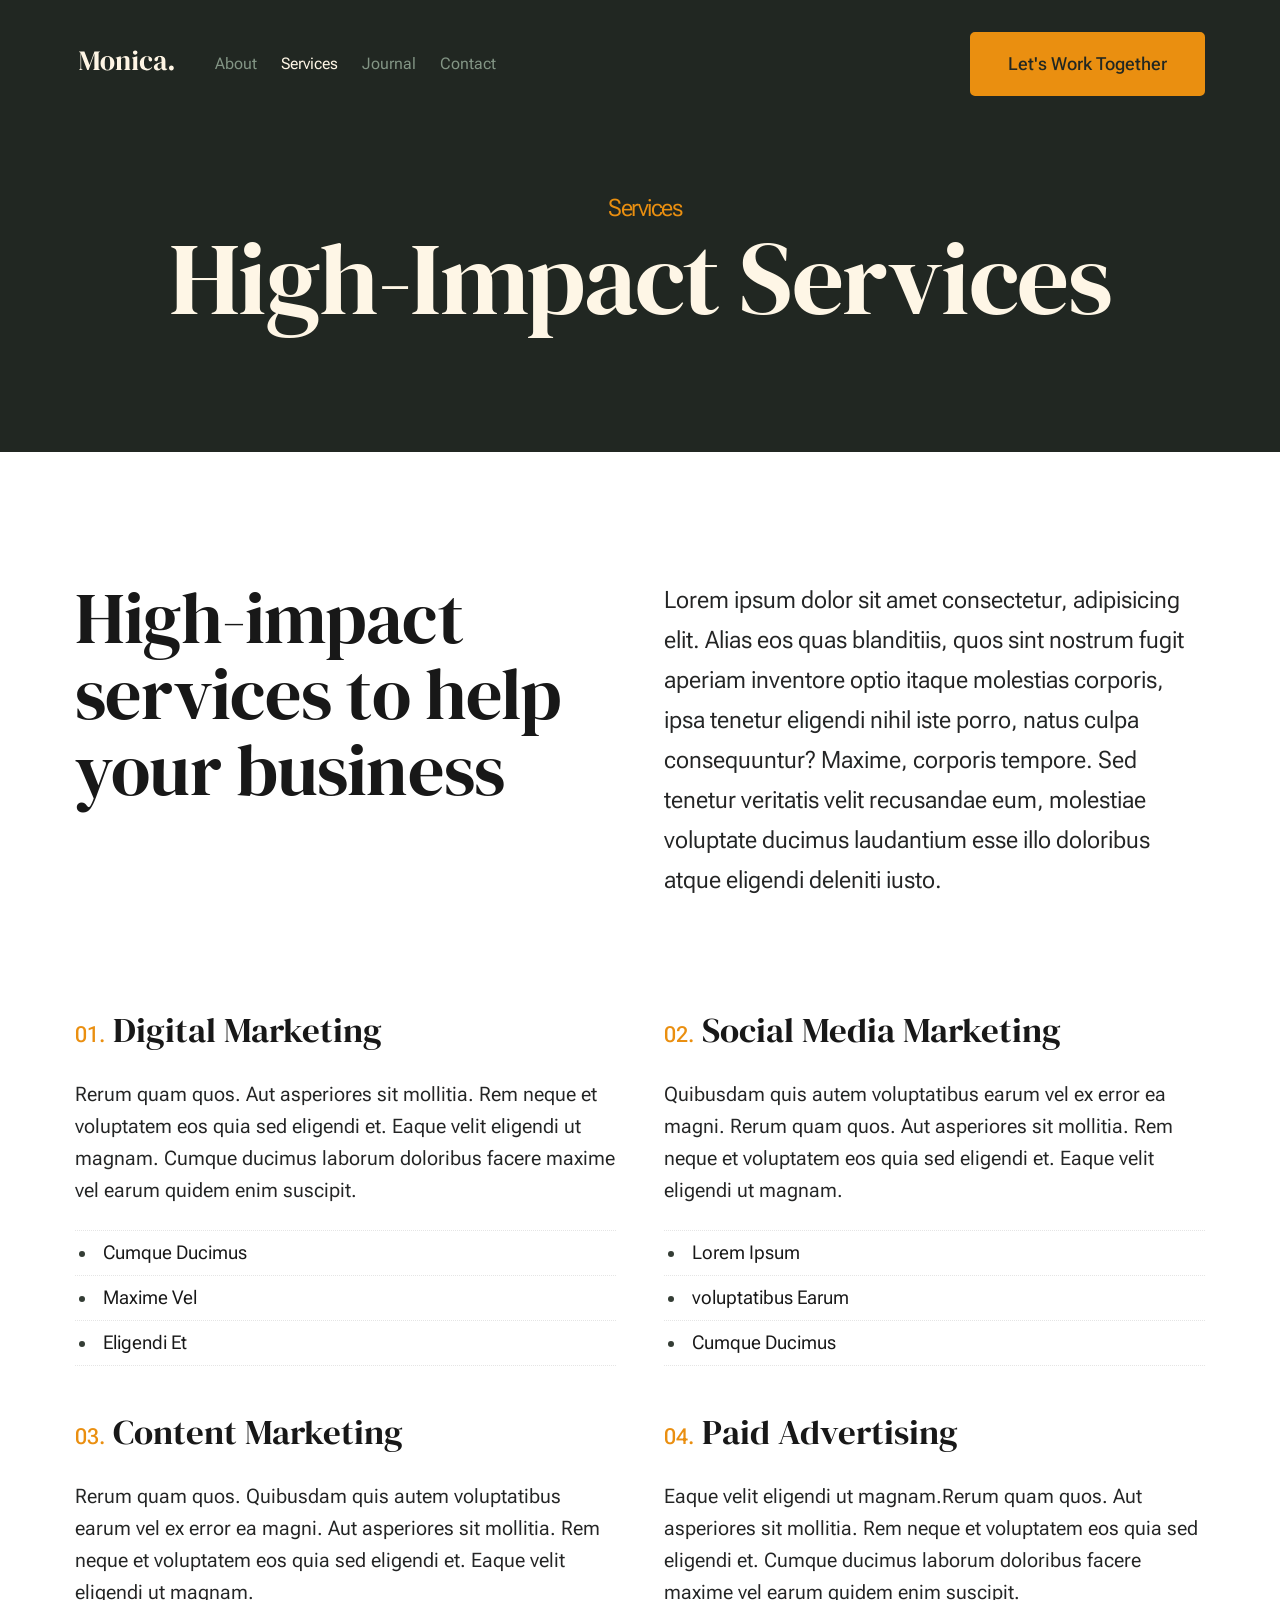
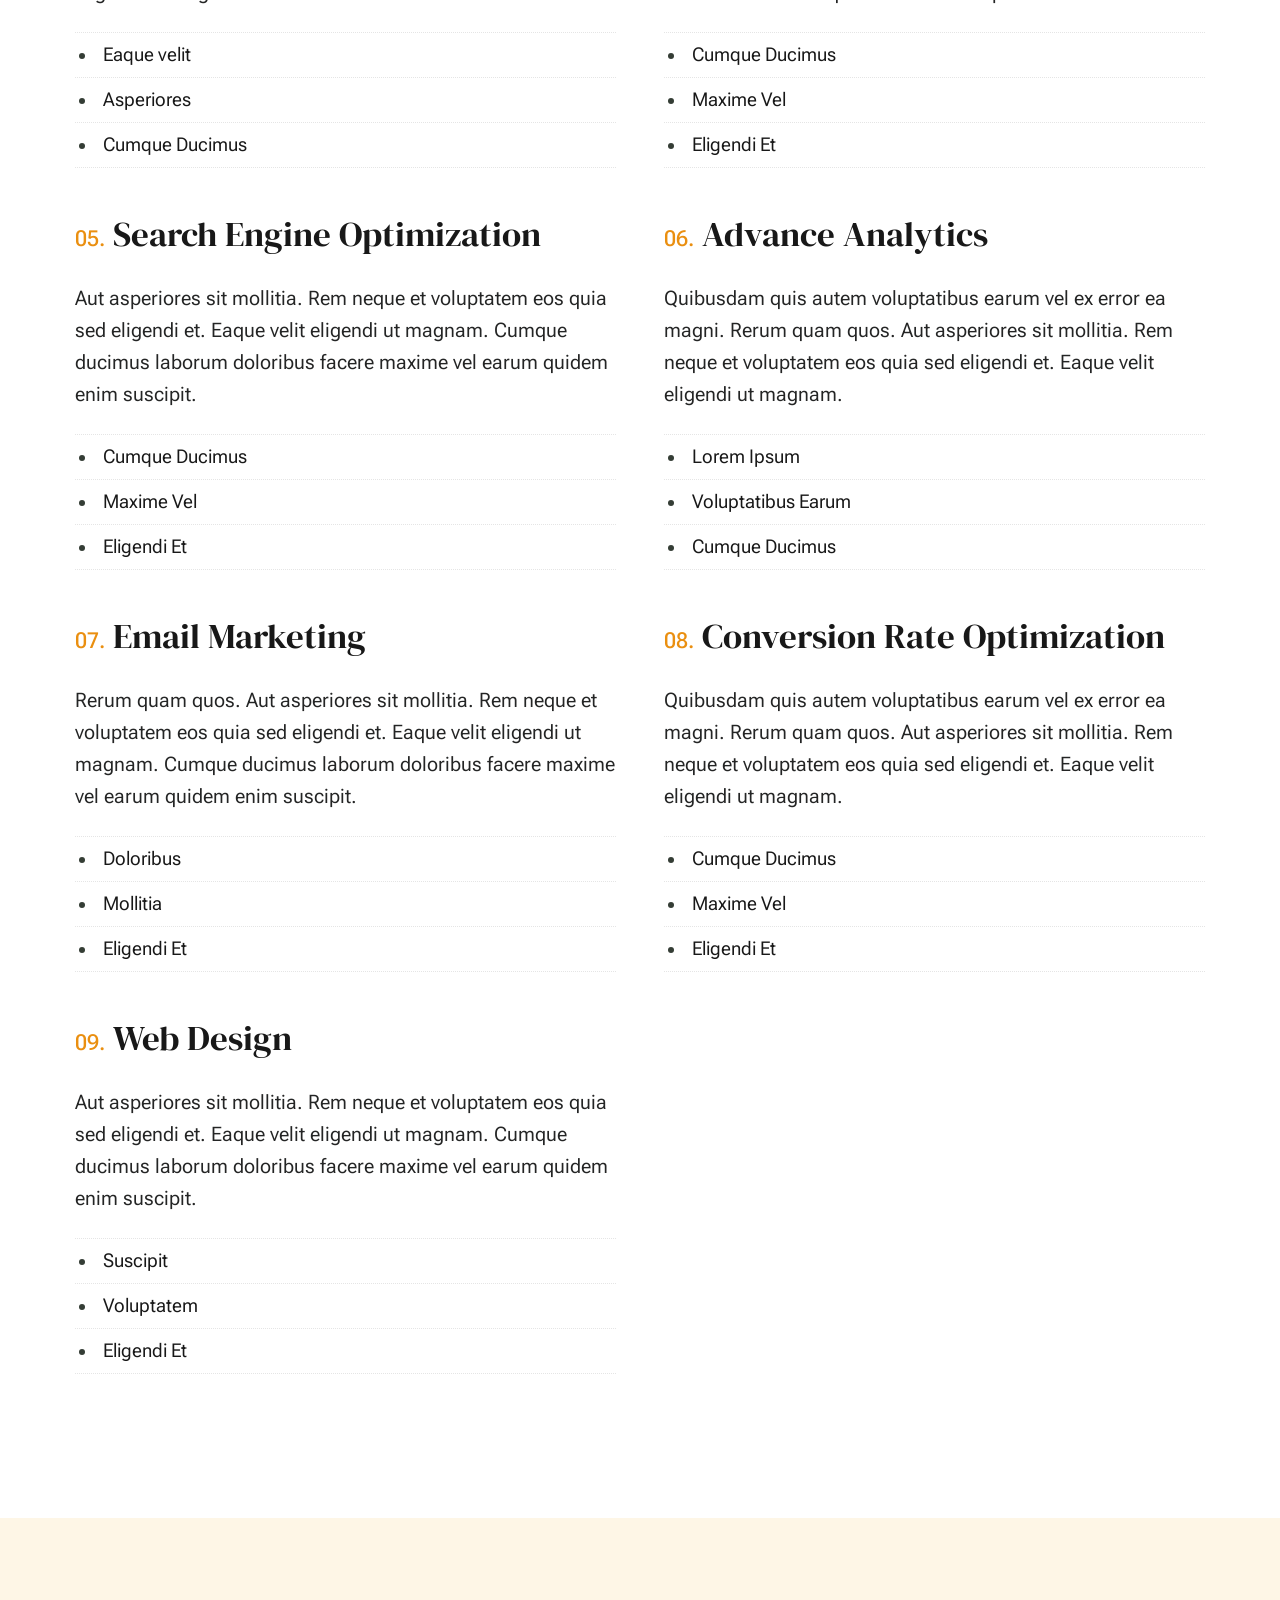
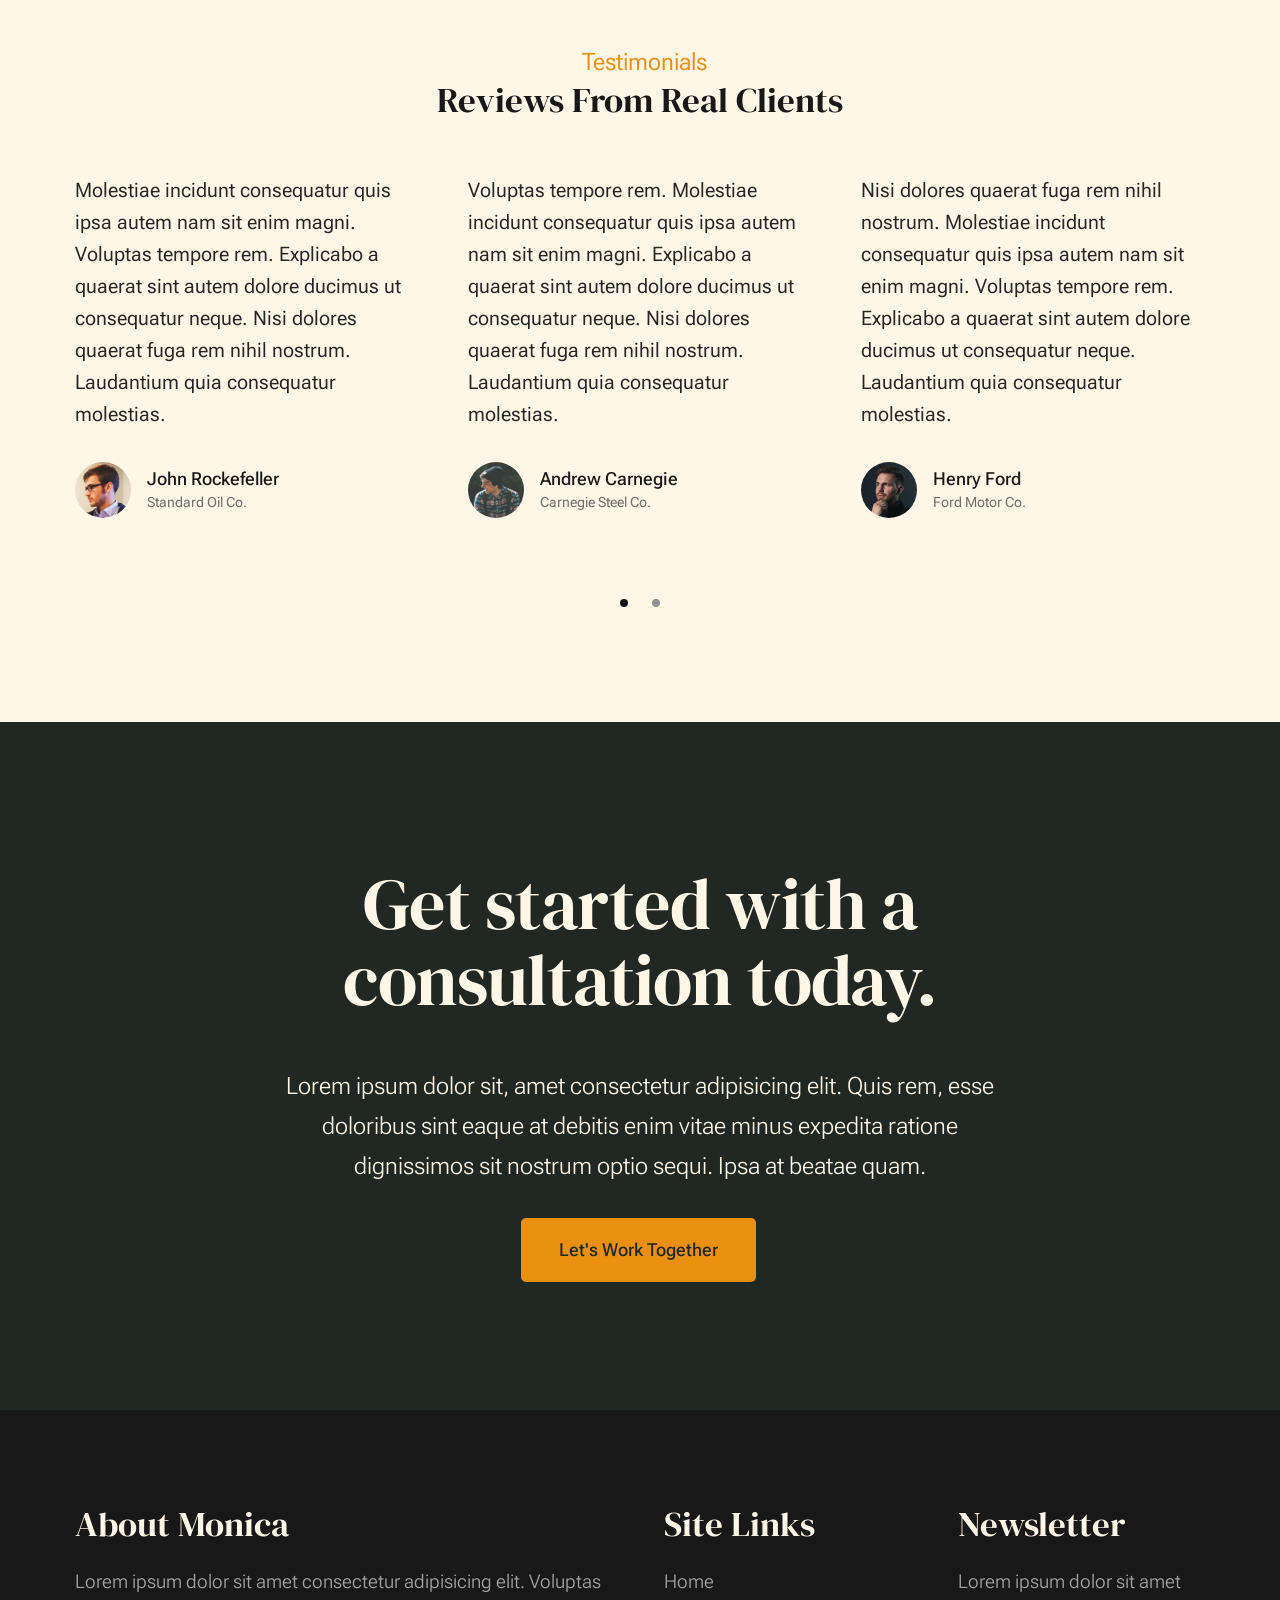
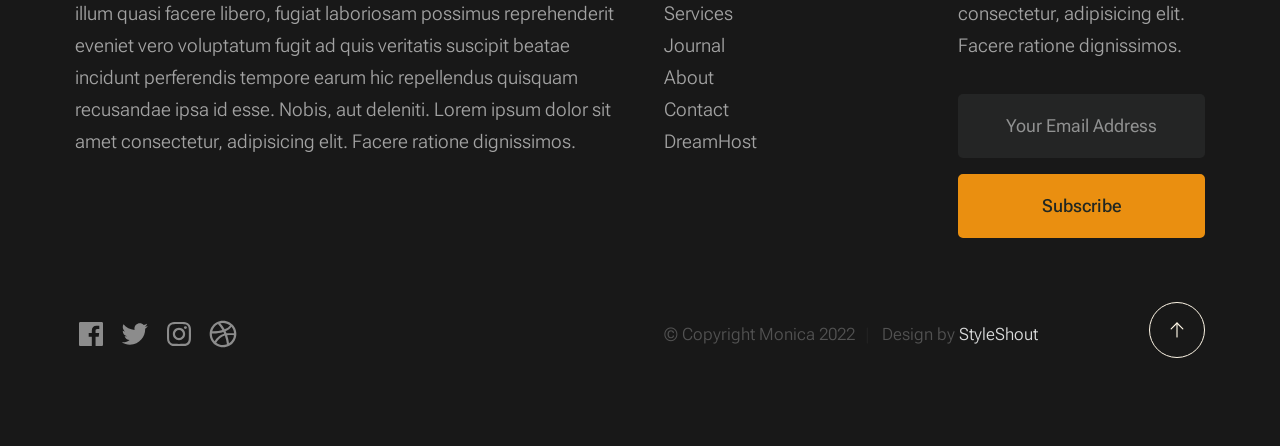
<file: services.html>
<!DOCTYPE html>
<html lang="en" class="no-js" >
<head>

    <!--- basic page needs
    ================================================== -->
    <meta charset="utf-8">
    <meta name="viewport" content="width=device-width, initial-scale=1">
    <title>Services - Monica</title>

    <script>
        document.documentElement.classList.remove('no-js');
        document.documentElement.classList.add('js');
    </script>

    <!-- CSS
    ================================================== -->
    <link rel="stylesheet" href="css/vendor.css">
    <link rel="stylesheet" href="css/styles.css">

    <!-- favicons
    ================================================== -->
    <link rel="apple-touch-icon" sizes="180x180" href="apple-touch-icon.png">
    <link rel="icon" type="image/png" sizes="32x32" href="favicon-32x32.png">
    <link rel="icon" type="image/png" sizes="16x16" href="favicon-16x16.png">
    <link rel="manifest" href="site.webmanifest">

</head>


<body id="top">


    <!-- preloader
    ================================================== -->
    <div id="preloader">
        <div id="loader" class="dots-fade">
            <div></div>
            <div></div>
            <div></div>
        </div>
    </div>


    <!-- page wrap
    ================================================== -->
    <div id="page" class="s-pagewrap">

        <!-- # site header 
        ================================================== -->
        <header class="s-header">

            <div class="row s-header__inner width-sixteen-col">

                <div class="s-header__block">
                    <div class="s-header__logo">
                        <a class="logo" href="index.html">
                            <img src="images/logo.svg" alt="Homepage">
                        </a>
                    </div>

                    <a class="s-header__menu-toggle" href="#0"><span>Menu</span></a>
                </div> <!-- end s-header__block -->

                <nav class="s-header__nav">
    
                    <ul class="s-header__menu-links">
                        <li><a href="about.html">About</a></li>
                        <li class="current"><a href="services.html">Services</a></li>
                        <li><a href="blog.html">Journal</a></li>
                        <li><a href="contact.html">Contact</a></li>
                    </ul> <!-- s-header__menu-links -->

                    <div class="s-header__contact">
                        <a href="contact.html" class="btn btn--primary s-header__contact-btn">Let's Work Together</a>                        
                    </div> <!-- s-header__contact -->
    
                </nav> <!-- end s-header__nav -->

            </div> <!-- end s-header__inner -->

        </header> <!-- end s-header -->

        <!-- # site main content
        ================================================== -->
        <section id="content" class="s-content">

               <section class="s-pageheader pageheader">
                    <div class="row">
                        <div class="column xl-12">
                            <h1 class="page-title">
                                <span class="page-title__small-type text-pretitle">Services</span>
                                High-Impact Services
                            </h1>
                            
                        </div>
                    </div>
               </section> <!-- pageheader -->  

               <section class="s-pagecontent pagecontent">

                    <div class="row pageintro">
                        <div class="column xl-6 lg-12">
                            <h2 class="text-display-title">High-impact services to help your business</h2>
                        </div>
                        <div class="column xl-6 lg-12 u-flexitem-x-right">
                            <p class="lead">
                            Lorem ipsum dolor sit amet consectetur, adipisicing elit. Alias eos quas blanditiis, quos sint nostrum fugit aperiam 
                            inventore optio itaque molestias corporis, ipsa tenetur eligendi nihil iste porro, natus culpa consequuntur? Maxime, 
                            corporis tempore. Sed tenetur veritatis velit recusandae eum, molestiae voluptate ducimus laudantium esse illo 
                            doloribus atque eligendi deleniti iusto. 
                            </p>
                        </div>                       
                    </div>  <!-- pageintro -->       

                    <div class="row">
                        <div class="column xl-12 grid-block">             
                            
                            <div class="grid-full grid-list-items list-items show-ctr">
                                
                                <div class="grid-list-items__item list-items__item">
                                    <div class="list-items__item-header">
                                        <h3 class="list-items__item-title">Digital Marketing</h3>
                                    </div>
                                    <div class="list-items__item-text">
                                        <p>
                                        Rerum quam quos. Aut asperiores 
                                        sit mollitia. Rem neque et voluptatem eos quia sed eligendi et. Eaque velit eligendi ut 
                                        magnam. Cumque ducimus laborum doloribus facere maxime vel earum quidem enim suscipit.
                                        </p>

                                        <ul class="list-services">
                                            <li>Cumque Ducimus</li>
                                            <li>Maxime Vel</li>
                                            <li>Eligendi Et</li>
                                        </ul>
                                    </div>
                                </div> <!-- end list-items__item -->
                                <div class="grid-list-items__item list-items__item">
                                    <div class="list-items__item-header">
                                        <h3 class="list-items__item-title">Social Media Marketing</h3>
                                    </div>
                                    <div class="list-items__item-text">
                                        <p>
                                        Quibusdam quis autem voluptatibus earum vel ex error ea magni. Rerum quam quos. Aut asperiores 
                                        sit mollitia. Rem neque et voluptatem eos quia sed eligendi et. Eaque velit eligendi ut 
                                        magnam.
                                        </p>

                                        <ul class="list-services">
                                            <li>Lorem Ipsum</li>
                                            <li>voluptatibus Earum</li>
                                            <li>Cumque Ducimus</li>
                                        </ul>
                                    </div>
                                </div> <!-- end list-items__item -->
                                <div class="grid-list-items__item list-items__item">
                                    <div class="list-items__item-header">
                                        <h3 class="list-items__item-title">Content Marketing</h3>
                                    </div>
                                    <div class="list-items__item-text">
                                        <p>
                                        Rerum quam quos. Quibusdam quis autem voluptatibus earum vel ex error ea magni. Aut asperiores 
                                        sit mollitia. Rem neque et voluptatem eos quia sed eligendi et. Eaque velit eligendi ut 
                                        magnam.
                                        </p>

                                        <ul class="list-services">
                                            <li>Eaque velit</li>
                                            <li>Asperiores</li>
                                            <li>Cumque Ducimus</li>
                                        </ul>
                                    </div>
                                </div> <!-- end list-items__item -->
                                <div class="grid-list-items__item list-items__item">
                                    <div class="list-items__item-header">
                                        <h3 class="list-items__item-title">Paid Advertising</h3>
                                    </div>
                                    <div class="list-items__item-text">
                                        <p>
                                        Eaque velit eligendi ut magnam.Rerum quam quos. Aut asperiores 
                                        sit mollitia. Rem neque et voluptatem eos quia sed eligendi et. 
                                        Cumque ducimus laborum doloribus facere maxime vel earum quidem enim suscipit.
                                        </p>

                                        <ul class="list-services">
                                            <li>Cumque Ducimus</li>
                                            <li>Maxime Vel</li>
                                            <li>Eligendi Et</li>
                                        </ul>
                                    </div>
                                </div> <!-- end list-items__item -->
                                <div class="grid-list-items__item list-items__item">
                                    <div class="list-items__item-header">
                                        <h3 class="list-items__item-title">Search Engine Optimization</h3>
                                    </div>
                                    <div class="list-items__item-text">
                                        <p>
                                        Aut asperiores sit mollitia. Rem neque et voluptatem eos quia sed eligendi et. Eaque velit eligendi ut 
                                        magnam. Cumque ducimus laborum doloribus facere maxime vel earum quidem enim suscipit.
                                        </p>

                                        <ul class="list-services">
                                            <li>Cumque Ducimus</li>
                                            <li>Maxime Vel</li>
                                            <li>Eligendi Et</li>
                                        </ul>
                                    </div>
                                </div> <!-- end list-items__item -->
                                <div class="grid-list-items__item list-items__item">
                                    <div class="list-items__item-header">
                                        <h3 class="list-items__item-title">Advance Analytics</h3>
                                    </div>
                                    <div class="list-items__item-text">
                                        <p>
                                        Quibusdam quis autem voluptatibus earum vel ex error ea magni. Rerum quam quos. Aut asperiores 
                                        sit mollitia. Rem neque et voluptatem eos quia sed eligendi et. Eaque velit eligendi ut 
                                        magnam.
                                        </p>

                                        <ul class="list-services">
                                            <li>Lorem Ipsum</li>
                                            <li>Voluptatibus Earum</li>
                                            <li>Cumque Ducimus</li>
                                        </ul>
                                    </div>
                                </div> <!-- end list-items__item -->
                                <div class="grid-list-items__item list-items__item">
                                    <div class="list-items__item-header">
                                        <h3 class="list-items__item-title">Email Marketing</h3>
                                    </div>
                                    <div class="list-items__item-text">
                                        <p>
                                        Rerum quam quos. Aut asperiores 
                                        sit mollitia. Rem neque et voluptatem eos quia sed eligendi et. Eaque velit eligendi ut 
                                        magnam. Cumque ducimus laborum doloribus facere maxime vel earum quidem enim suscipit.
                                        </p>

                                        <ul class="list-services">
                                            <li>Doloribus</li>
                                            <li>Mollitia</li>
                                            <li>Eligendi Et</li>
                                        </ul>
                                    </div>
                                </div> <!-- end list-items__item -->
                                <div class="grid-list-items__item list-items__item">
                                    <div class="list-items__item-header">
                                        <h3 class="list-items__item-title">Conversion Rate Optimization</h3>
                                    </div>
                                    <div class="list-items__item-text">
                                        <p>
                                        Quibusdam quis autem voluptatibus earum vel ex error ea magni. Rerum quam quos. Aut asperiores 
                                        sit mollitia. Rem neque et voluptatem eos quia sed eligendi et. Eaque velit eligendi ut 
                                        magnam.
                                        </p>

                                        <ul class="list-services">
                                            <li>Cumque Ducimus</li>
                                            <li>Maxime Vel</li>
                                            <li>Eligendi Et</li>
                                        </ul>
                                    </div>
                                </div> <!-- end list-items__item -->
                                <div class="grid-list-items__item list-items__item">
                                    <div class="list-items__item-header">
                                        <h3 class="list-items__item-title">Web Design</h3>
                                    </div>
                                    <div class="list-items__item-text">
                                        <p>
                                        Aut asperiores sit mollitia. Rem neque et voluptatem eos quia sed eligendi et. Eaque velit eligendi ut 
                                        magnam. Cumque ducimus laborum doloribus facere maxime vel earum quidem enim suscipit.
                                        </p>

                                        <ul class="list-services">
                                            <li>Suscipit</li>
                                            <li>Voluptatem</li>
                                            <li>Eligendi Et</li>
                                        </ul>
                                    </div>
                                </div> <!-- end list-items__item -->
    
                            </div> <!-- grid-list-items -->
                           

                        </div> <!-- end grid-block-->
                    </div> <!-- end row -->

               </section> <!-- pagecontent -->

               <section class="s-testimonials">

                    <div class="s-testimonials__header row row-x-center text-center">
                        <div class="column xl-8 lg-12">
        
                            <p class="text-pretitle">
                            Testimonials
                            </p>
                            <h3>
                            Reviews From Real Clients
                            </h3>                        
        
                        </div>
                    </div> <!--end s-testimonials__header -->

                    <div class="row s-testimonials__content">
                        <div class="column xl-12 testimonials">

                            <div class="swiper-container testimonials__slider page-slider">

                                <div class="swiper-wrapper">
                                    <div class="testimonials__slide swiper-slide">
                                        <p>
                                        Molestiae incidunt consequatur quis ipsa autem nam sit enim magni. Voluptas tempore rem. 
                                        Explicabo a quaerat sint autem dolore ducimus ut consequatur neque. Nisi dolores quaerat fuga rem nihil nostrum.
                                        Laudantium quia consequatur molestias.
                                        </p>
                                        <div class="testimonials__author">
                                            <img src="images/avatars/user-01.jpg" alt="Author image" class="testimonials__avatar">
                                            <cite class="testimonials__cite">
                                                <strong>John Rockefeller</strong>
                                                <span>Standard Oil Co.</span>
                                            </cite>
                                        </div>
                                    </div>
                                    <div class="testimonials__slide swiper-slide">
                                        <p>
                                        Voluptas tempore rem. Molestiae incidunt consequatur quis ipsa autem nam sit enim magni. 
                                        Explicabo a quaerat sint autem dolore ducimus ut consequatur neque. Nisi dolores quaerat fuga rem nihil nostrum.
                                        Laudantium quia consequatur molestias.
                                        </p>
                                        <div class="testimonials__author">
                                            <img src="images/avatars/user-04.jpg" alt="Author image" class="testimonials__avatar">
                                            <cite class="testimonials__cite">
                                                <strong>Andrew Carnegie</strong>
                                                <span>Carnegie Steel Co.</span>
                                            </cite>
                                        </div>
                                    </div>
                                    <div class="testimonials__slide swiper-slide">
                                        <p>
                                        Nisi dolores quaerat fuga rem nihil nostrum. Molestiae incidunt consequatur quis ipsa autem nam sit enim magni. 
                                        Voluptas tempore rem. Explicabo a quaerat sint autem dolore ducimus ut consequatur neque. 
                                        Laudantium quia consequatur molestias.
                                        </p>
                                        <div class="testimonials__author">
                                            <img src="images/avatars/user-06.jpg" alt="Author image" class="testimonials__avatar">
                                            <cite class="testimonials__cite">
                                                <strong>Henry Ford</strong>
                                                <span>Ford Motor Co.</span>
                                            </cite>
                                        </div>
                                    </div>
                                    <div class="testimonials__slide swiper-slide">
                                        <p>
                                        Molestiae incidunt consequatur quis ipsa autem nam sit enim magni. Voluptas tempore rem. 
                                        Explicabo a quaerat sint autem dolore ducimus ut consequatur neque. Nisi dolores quaerat fuga rem nihil nostrum.
                                        Laudantium quia consequatur molestias.
                                        </p>
                                        <div class="testimonials__author">
                                            <img src="images/avatars/user-02.jpg" alt="Author image" class="testimonials__avatar">
                                            <cite class="testimonials__cite">
                                                <strong>John Morgan</strong>
                                                <span>JP Morgan & Co.</span>
                                            </cite>
                                        </div>
                                    </div> 
                                </div> <!-- end swiper-wrapper --> 

                                <div class="swiper-pagination"></div>

                            </div> <!--end testimonials__slider --> 

                        </div> <!-- testimonials -->
                    </div> <!--end s-testimonials__content -->

               </section> <!-- end s-testimonials -->

        </section> <!-- s-content-->

        <!-- # cta
        ================================================== -->
        <section id="cta" class="s-cta">

            <div class="row row-x-center text-center">
                <div class="column xl-8 lg-12">

                    <div class="s-cta__content">
                        <h2 class="text-display-title">
                        Get started with a consultation today.
                        </h2>
                        <p class="lead">
                        Lorem ipsum dolor sit, amet consectetur adipisicing elit. Quis rem, esse doloribus sint eaque at debitis enim vitae minus expedita ratione dignissimos sit nostrum optio sequi. Ipsa at beatae quam.
                        </p>
                        <a href="contact.html" class="btn btn--primary">Let's Work Together</a>
                    </div>

                </div>
            </div>

        </section> <!-- end s-cta -->


        <!-- # footer 
        ================================================== -->
        <footer class="s-footer">
            <div class="row s-footer__content">
                <div class="column xl-6 lg-6 md-12 s-footer__block s-footer__about">                    
                    <h3>About Monica</h3>
                    <p>
                    Lorem ipsum dolor sit amet consectetur adipisicing elit. Voluptas illum quasi facere libero, 
                    fugiat laboriosam possimus reprehenderit eveniet vero voluptatum fugit ad quis veritatis suscipit beatae 
                    incidunt perferendis tempore earum hic repellendus quisquam recusandae ipsa id esse. Nobis, aut deleniti.
                    Lorem ipsum dolor sit amet consectetur, adipisicing elit. Facere ratione dignissimos.
                    </p>               
                </div>                
                <div class="column xl-3 lg-6 md-12 s-footer__block s-footer__site-links">
                    <h3>Site Links</h3>
                    <ul class="link-list">
                        <li><a href="index.html">Home</a></li>
                        <li><a href="services.html">Services</a></li>
                        <li><a href="blog.html">Journal</a></li>
                        <li><a href="about.html">About</a></li>
                        <li><a href="contact.html">Contact</a></li>
                        <li><a href="https://www.dreamhost.com/r.cgi?287326">DreamHost</a></li>
                    </ul>
                </div>
                <div class="column xl-3 lg-6 md-12 tab-12 s-footer__block s-footer__newsletter">
                    <h3>Newsletter</h3>

                    <p>
                    Lorem ipsum dolor sit amet consectetur, adipisicing elit. Facere ratione dignissimos.
                    </p>

                    <div class="subscribe-form">
                        <form id="mc-form" class="mc-form">
                            <input type="email" name="EMAIL" id="mce-EMAIL" class="u-fullwidth text-center" placeholder="Your Email Address" title="The domain portion of the email address is invalid (the portion after the @)." pattern="^([^\x00-\x20\x22\x28\x29\x2c\x2e\x3a-\x3c\x3e\x40\x5b-\x5d\x7f-\xff]+|\x22([^\x0d\x22\x5c\x80-\xff]|\x5c[\x00-\x7f])*\x22)(\x2e([^\x00-\x20\x22\x28\x29\x2c\x2e\x3a-\x3c\x3e\x40\x5b-\x5d\x7f-\xff]+|\x22([^\x0d\x22\x5c\x80-\xff]|\x5c[\x00-\x7f])*\x22))*\x40([^\x00-\x20\x22\x28\x29\x2c\x2e\x3a-\x3c\x3e\x40\x5b-\x5d\x7f-\xff]+|\x5b([^\x0d\x5b-\x5d\x80-\xff]|\x5c[\x00-\x7f])*\x5d)(\x2e([^\x00-\x20\x22\x28\x29\x2c\x2e\x3a-\x3c\x3e\x40\x5b-\x5d\x7f-\xff]+|\x5b([^\x0d\x5b-\x5d\x80-\xff]|\x5c[\x00-\x7f])*\x5d))*(\.\w{2,})+$" required>
                            <input type="submit" name="subscribe" value="Subscribe" class="btn btn--primary btn--small u-fullwidth">
                            <!-- <div style="position: absolute; left: -5000px;" aria-hidden="true"><input type="text" name="b_cdb7b577e41181934ed6a6a44_9a91cfe7b3" tabindex="-1" value=""></div> -->
                            <div class="mc-status"></div>
                        </form>
                    </div>
                </div>
            </div>    
            
            <div class="row s-footer__bottom">
                <div class="column xl-6 lg-12">
                    <ul class="s-footer__social social-list">
                        <li>
                            <a href="#0">
                                <svg xmlns="http://www.w3.org/2000/svg" width="24" height="24" viewBox="0 0 24 24" style="fill:rgba(0, 0, 0, 1);transform:;-ms-filter:"><path d="M20,3H4C3.447,3,3,3.448,3,4v16c0,0.552,0.447,1,1,1h8.615v-6.96h-2.338v-2.725h2.338v-2c0-2.325,1.42-3.592,3.5-3.592 c0.699-0.002,1.399,0.034,2.095,0.107v2.42h-1.435c-1.128,0-1.348,0.538-1.348,1.325v1.735h2.697l-0.35,2.725h-2.348V21H20 c0.553,0,1-0.448,1-1V4C21,3.448,20.553,3,20,3z"></path></svg>
                                <span class="u-screen-reader-text">Facebook</span>
                            </a>
                        </li>
                        <li>
                            <a href="#0">
                                <svg xmlns="http://www.w3.org/2000/svg" width="24" height="24" viewBox="0 0 24 24" style="fill:rgba(0, 0, 0, 1);transform:;-ms-filter:"><path d="M19.633,7.997c0.013,0.175,0.013,0.349,0.013,0.523c0,5.325-4.053,11.461-11.46,11.461c-2.282,0-4.402-0.661-6.186-1.809 c0.324,0.037,0.636,0.05,0.973,0.05c1.883,0,3.616-0.636,5.001-1.721c-1.771-0.037-3.255-1.197-3.767-2.793 c0.249,0.037,0.499,0.062,0.761,0.062c0.361,0,0.724-0.05,1.061-0.137c-1.847-0.374-3.23-1.995-3.23-3.953v-0.05 c0.537,0.299,1.16,0.486,1.82,0.511C3.534,9.419,2.823,8.184,2.823,6.787c0-0.748,0.199-1.434,0.548-2.032 c1.983,2.443,4.964,4.04,8.306,4.215c-0.062-0.3-0.1-0.611-0.1-0.923c0-2.22,1.796-4.028,4.028-4.028 c1.16,0,2.207,0.486,2.943,1.272c0.91-0.175,1.782-0.512,2.556-0.973c-0.299,0.935-0.936,1.721-1.771,2.22 c0.811-0.088,1.597-0.312,2.319-0.624C21.104,6.712,20.419,7.423,19.633,7.997z"></path></svg>
                                <span class="u-screen-reader-text">Twitter</span>
                            </a>
                        </li>
                        <li>
                            <a href="#0">
                                <svg xmlns="http://www.w3.org/2000/svg" width="24" height="24" viewBox="0 0 24 24" style="fill:rgba(0, 0, 0, 1);transform:;-ms-filter:"><path d="M11.999,7.377c-2.554,0-4.623,2.07-4.623,4.623c0,2.554,2.069,4.624,4.623,4.624c2.552,0,4.623-2.07,4.623-4.624 C16.622,9.447,14.551,7.377,11.999,7.377L11.999,7.377z M11.999,15.004c-1.659,0-3.004-1.345-3.004-3.003 c0-1.659,1.345-3.003,3.004-3.003s3.002,1.344,3.002,3.003C15.001,13.659,13.658,15.004,11.999,15.004L11.999,15.004z"></path><circle cx="16.806" cy="7.207" r="1.078"></circle><path d="M20.533,6.111c-0.469-1.209-1.424-2.165-2.633-2.632c-0.699-0.263-1.438-0.404-2.186-0.42 c-0.963-0.042-1.268-0.054-3.71-0.054s-2.755,0-3.71,0.054C7.548,3.074,6.809,3.215,6.11,3.479C4.9,3.946,3.945,4.902,3.477,6.111 c-0.263,0.7-0.404,1.438-0.419,2.186c-0.043,0.962-0.056,1.267-0.056,3.71c0,2.442,0,2.753,0.056,3.71 c0.015,0.748,0.156,1.486,0.419,2.187c0.469,1.208,1.424,2.164,2.634,2.632c0.696,0.272,1.435,0.426,2.185,0.45 c0.963,0.042,1.268,0.055,3.71,0.055s2.755,0,3.71-0.055c0.747-0.015,1.486-0.157,2.186-0.419c1.209-0.469,2.164-1.424,2.633-2.633 c0.263-0.7,0.404-1.438,0.419-2.186c0.043-0.962,0.056-1.267,0.056-3.71s0-2.753-0.056-3.71C20.941,7.57,20.801,6.819,20.533,6.111z M19.315,15.643c-0.007,0.576-0.111,1.147-0.311,1.688c-0.305,0.787-0.926,1.409-1.712,1.711c-0.535,0.199-1.099,0.303-1.67,0.311 c-0.95,0.044-1.218,0.055-3.654,0.055c-2.438,0-2.687,0-3.655-0.055c-0.569-0.007-1.135-0.112-1.669-0.311 c-0.789-0.301-1.414-0.923-1.719-1.711c-0.196-0.534-0.302-1.099-0.311-1.669c-0.043-0.95-0.053-1.218-0.053-3.654 c0-2.437,0-2.686,0.053-3.655c0.007-0.576,0.111-1.146,0.311-1.687c0.305-0.789,0.93-1.41,1.719-1.712 c0.534-0.198,1.1-0.303,1.669-0.311c0.951-0.043,1.218-0.055,3.655-0.055c2.437,0,2.687,0,3.654,0.055 c0.571,0.007,1.135,0.112,1.67,0.311c0.786,0.303,1.407,0.925,1.712,1.712c0.196,0.534,0.302,1.099,0.311,1.669 c0.043,0.951,0.054,1.218,0.054,3.655c0,2.436,0,2.698-0.043,3.654H19.315z"></path></svg>
                                <span class="u-screen-reader-text">Instagram</span>
                            </a>
                        </li>
                        <li>
                            <a href="#0">
                                <svg xmlns="http://www.w3.org/2000/svg" width="24" height="24" viewBox="0 0 24 24" style="fill: rgba(0, 0, 0, 1);transform: ;msFilter:;"><path d="M20.66 6.98a9.932 9.932 0 0 0-3.641-3.64C15.486 2.447 13.813 2 12 2s-3.486.447-5.02 1.34c-1.533.893-2.747 2.107-3.64 3.64S2 10.187 2 12s.446 3.487 1.34 5.02a9.924 9.924 0 0 0 3.641 3.64C8.514 21.553 10.187 22 12 22s3.486-.447 5.02-1.34a9.932 9.932 0 0 0 3.641-3.64C21.554 15.487 22 13.813 22 12s-.446-3.487-1.34-5.02zM12 3.66c2 0 3.772.64 5.32 1.919-.92 1.174-2.286 2.14-4.1 2.9-1.002-1.813-2.088-3.327-3.261-4.54A7.715 7.715 0 0 1 12 3.66zM5.51 6.8a8.116 8.116 0 0 1 2.711-2.22c1.212 1.201 2.325 2.7 3.34 4.5-2 .6-4.114.9-6.341.9-.573 0-1.006-.013-1.3-.04A8.549 8.549 0 0 1 5.51 6.8zM3.66 12c0-.054.003-.12.01-.2.007-.08.01-.146.01-.2.254.014.641.02 1.161.02 2.666 0 5.146-.367 7.439-1.1.187.373.381.793.58 1.26-1.32.293-2.674 1.006-4.061 2.14S6.4 16.247 5.76 17.5c-1.4-1.587-2.1-3.42-2.1-5.5zM12 20.34c-1.894 0-3.594-.587-5.101-1.759.601-1.187 1.524-2.322 2.771-3.401 1.246-1.08 2.483-1.753 3.71-2.02a29.441 29.441 0 0 1 1.56 6.62 8.166 8.166 0 0 1-2.94.56zm7.08-3.96a8.351 8.351 0 0 1-2.58 2.621c-.24-2.08-.7-4.107-1.379-6.081.932-.066 1.765-.1 2.5-.1.799 0 1.686.034 2.659.1a8.098 8.098 0 0 1-1.2 3.46zm-1.24-5c-1.16 0-2.233.047-3.22.14a27.053 27.053 0 0 0-.68-1.62c2.066-.906 3.532-2.006 4.399-3.3 1.2 1.414 1.854 3.027 1.96 4.84-.812-.04-1.632-.06-2.459-.06z"></path></svg>
                                <span class="u-screen-reader-text">Dribbble</span>
                            </a>
                        </li>
                    </ul> <!-- end s-footer__social -->
                </div>
                <div class="column xl-6 lg-12">
                    <p class="ss-copyright">
                        <span>© Copyright Monica 2022</span> 
                        <span>Design by <a href="https://www.styleshout.com/">StyleShout</a></span>
                    </p>
                </div>

                <div class="ss-go-top">
                    <a class="smoothscroll" title="Back to Top" href="#top">
                        <svg xmlns="http://www.w3.org/2000/svg" viewBox="0 0 24 24" width="36" height="36" fill="none" stroke="#ffffff" stroke-width="1" stroke-linecap="round" stroke-linejoin="round">&lt;!--!  Atomicons Free 1.00 by @atisalab License - https://atomicons.com/license/ (Icons: CC BY 4.0) Copyright 2021 Atomicons --&gt;<polyline points="17 11 12 6 7 11"></polyline><line x1="12" y1="18" x2="12" y2="6"></line></svg>
                    </a>
                </div> <!-- end ss-go-top -->
            </div>
            
        </footer> <!-- end s-footer -->

    </div> <!-- end page-wrap -->

    <!-- Java Script
    ================================================== -->
    <script src="js/plugins.js"></script>
    <script src="js/main.js"></script>

</body>
</html>
</file>
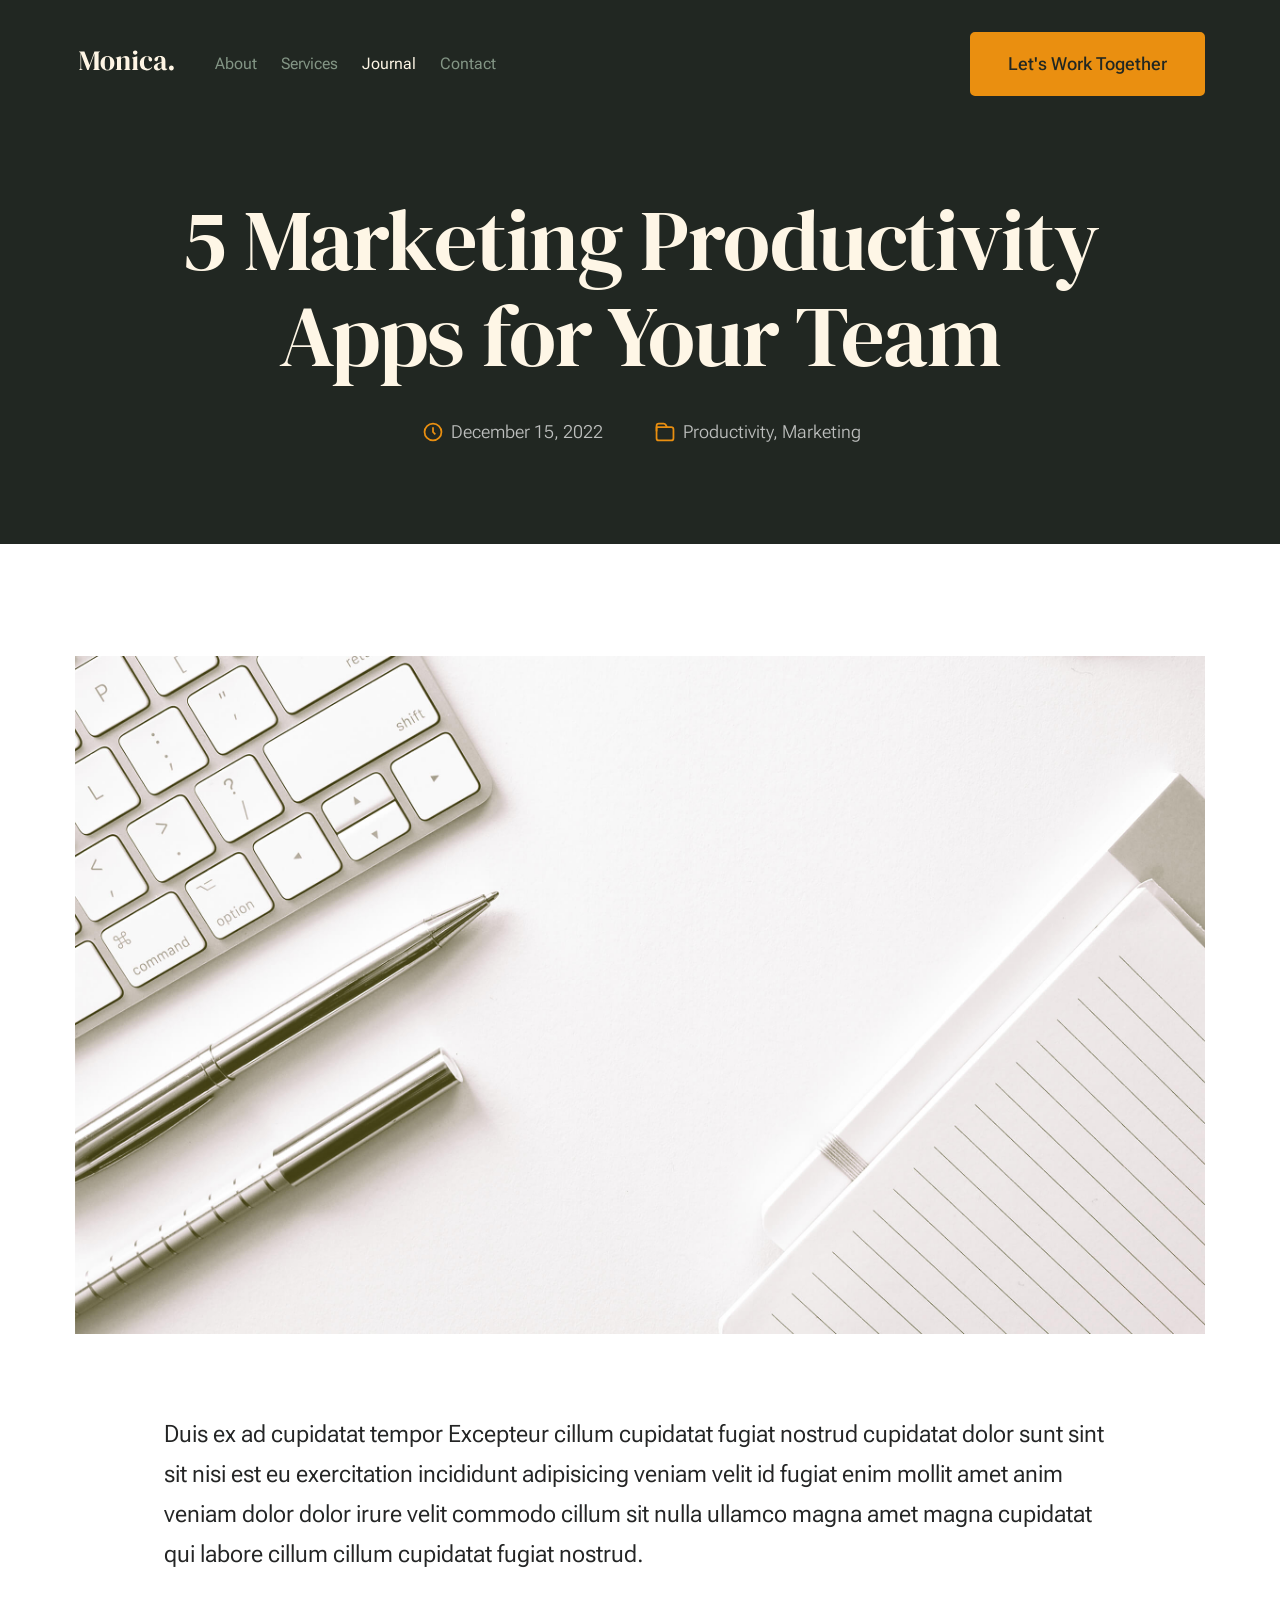
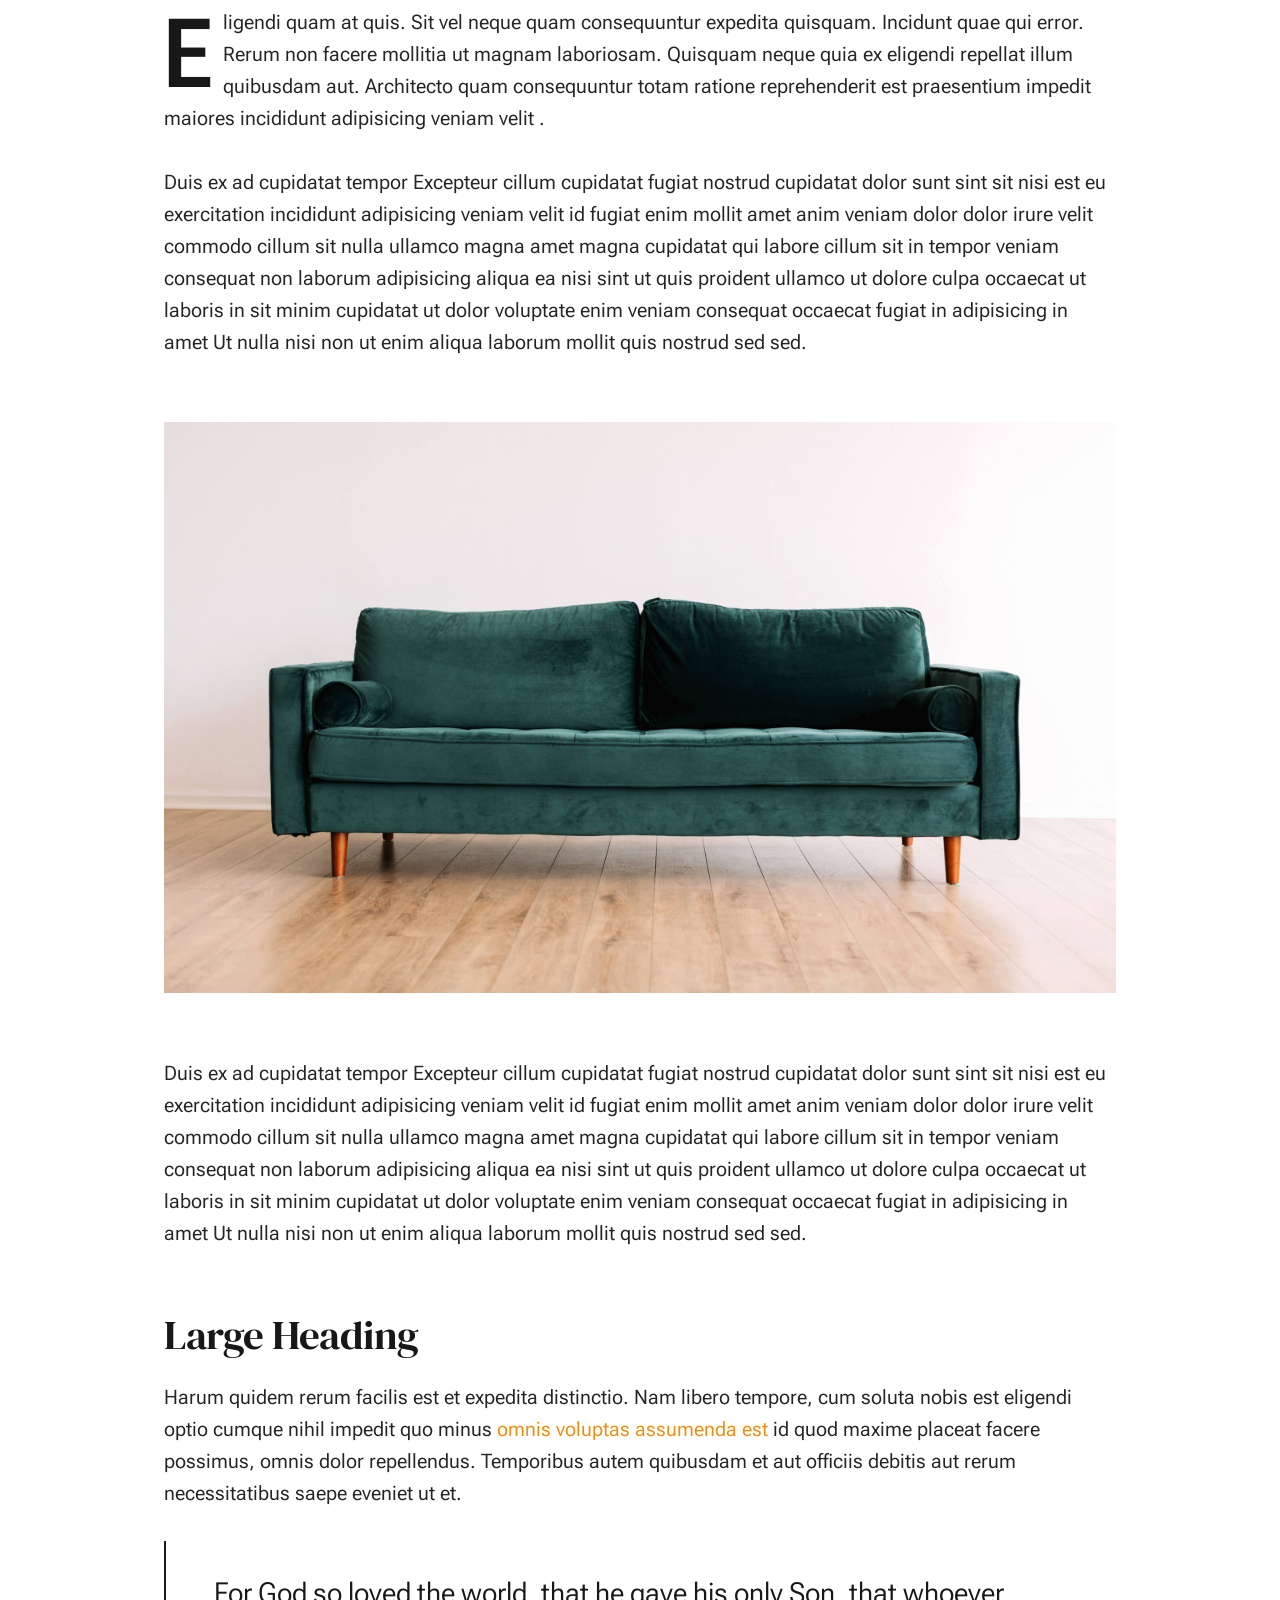
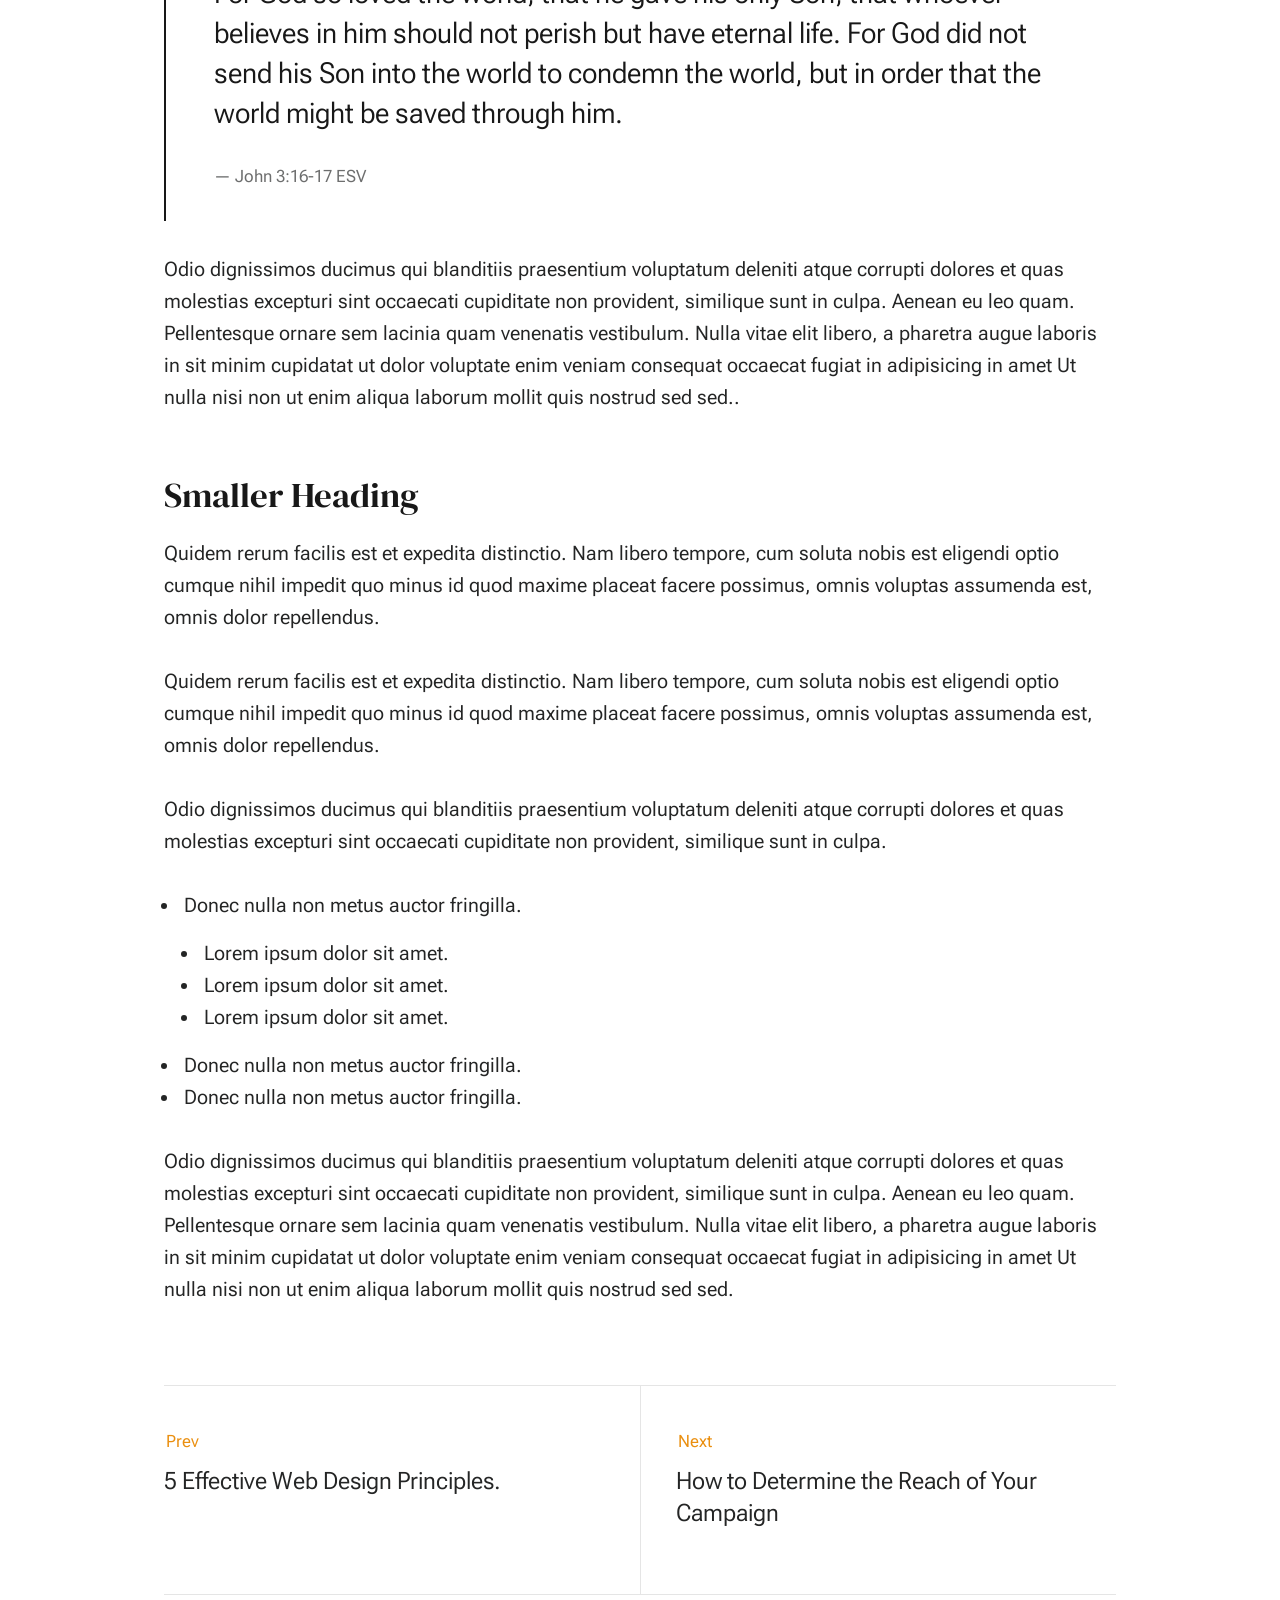
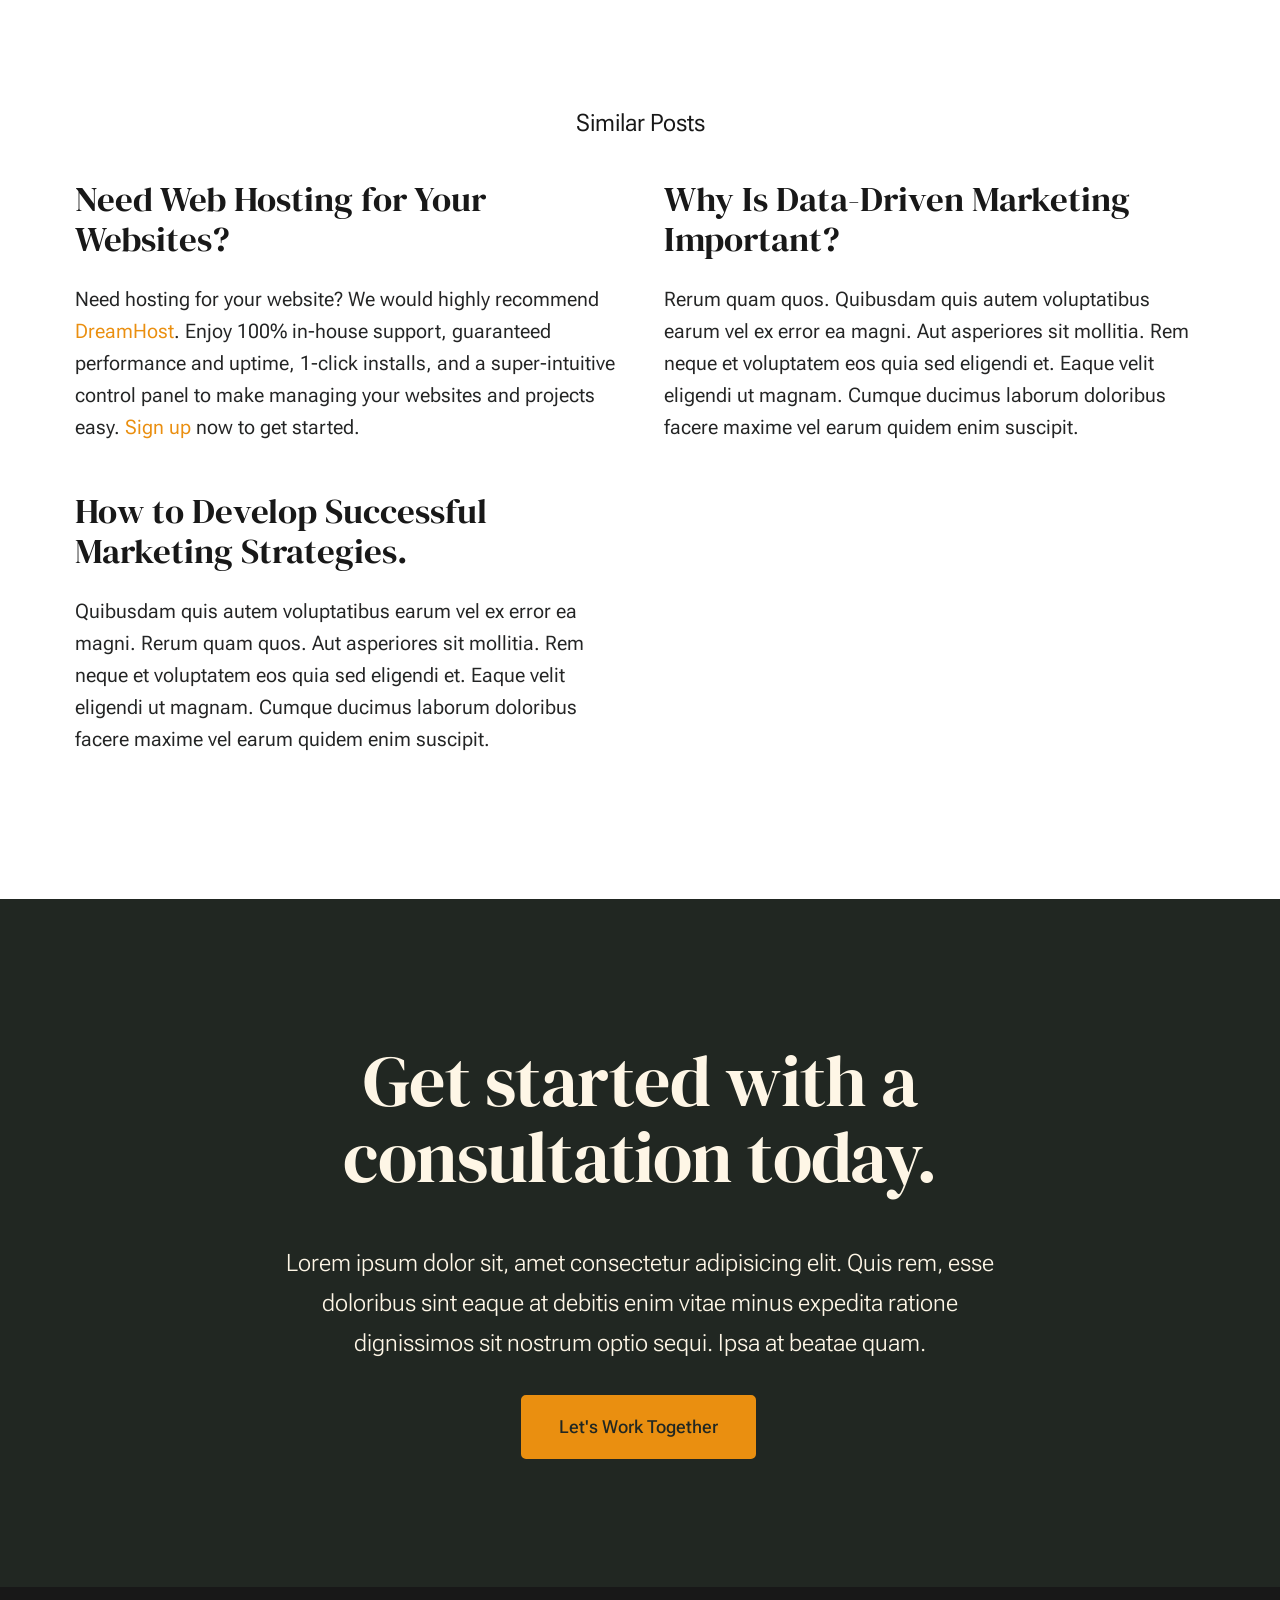
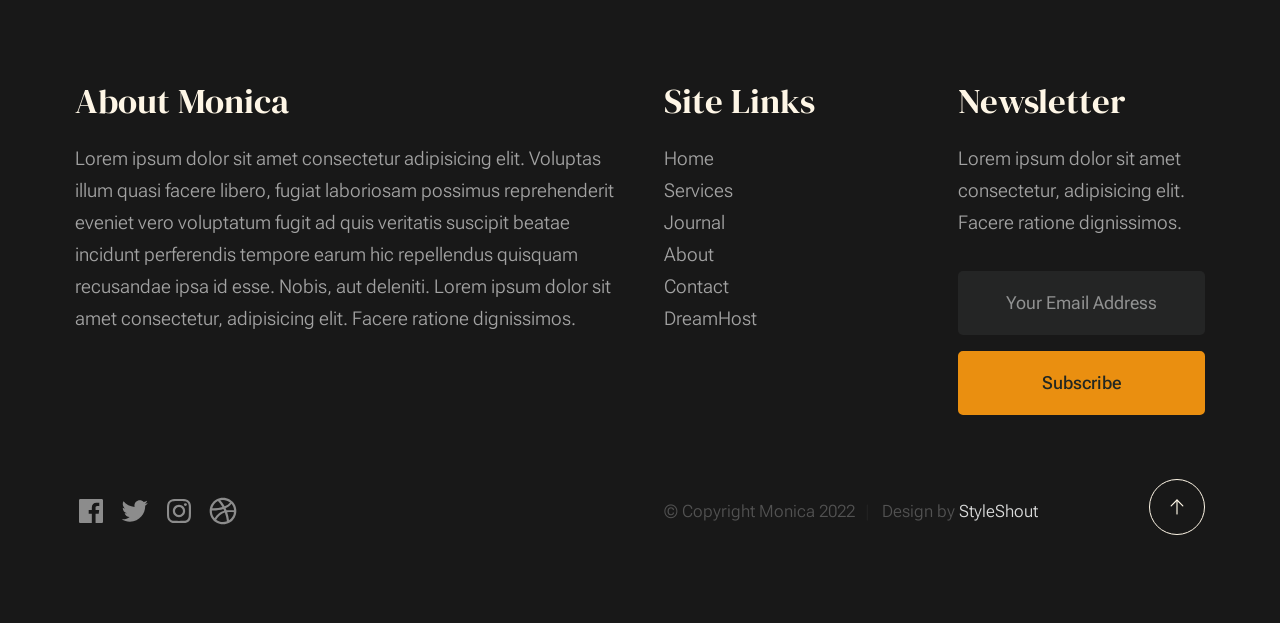
<file: single.html>
<!DOCTYPE html>
<html lang="en" class="no-js" >
<head>

    <!--- basic page needs
    ================================================== -->
    <meta charset="utf-8">
    <meta name="viewport" content="width=device-width, initial-scale=1">
    <title>Single - Monica</title>

    <script>
        document.documentElement.classList.remove('no-js');
        document.documentElement.classList.add('js');
    </script>

    <!-- CSS
    ================================================== -->
    <link rel="stylesheet" href="css/vendor.css">
    <link rel="stylesheet" href="css/styles.css">

    <!-- favicons
    ================================================== -->
    <link rel="apple-touch-icon" sizes="180x180" href="apple-touch-icon.png">
    <link rel="icon" type="image/png" sizes="32x32" href="favicon-32x32.png">
    <link rel="icon" type="image/png" sizes="16x16" href="favicon-16x16.png">
    <link rel="manifest" href="site.webmanifest">

</head>


<body id="top">


    <!-- preloader
    ================================================== -->
    <div id="preloader">
        <div id="loader" class="dots-fade">
            <div></div>
            <div></div>
            <div></div>
        </div>
    </div>


    <!-- page wrap
    ================================================== -->
    <div id="page" class="s-pagewrap">


        <!-- # site header 
        ================================================== -->
        <header class="s-header">

            <div class="row s-header__inner width-sixteen-col">

                <div class="s-header__block">
                    <div class="s-header__logo">
                        <a class="logo" href="index.html">
                            <img src="images/logo.svg" alt="Homepage">
                        </a>
                    </div>

                    <a class="s-header__menu-toggle" href="#0"><span>Menu</span></a>
                </div> <!-- end s-header__block -->

                <nav class="s-header__nav">    
                    <ul class="s-header__menu-links">
                        <li><a href="about.html">About</a></li>
                        <li><a href="services.html">Services</a></li>
                        <li class="current"><a href="blog.html">Journal</a></li>
                        <li><a href="contact.html">Contact</a></li>
                    </ul> <!-- s-header__menu-links -->

                    <div class="s-header__contact">
                        <a href="contact.html" class="btn btn--primary s-header__contact-btn">Let's Work Together</a>
                        
                    </div> <!-- s-header__contact -->    
                </nav> <!-- end s-header__nav -->

            </div> <!-- end s-header__inner -->

        </header> <!-- end s-header -->


        <!-- # site main content
        ================================================== -->
        <article id="content" class="s-content entry">

            <div class="s-pageheader entry__header">
                <div class="row">
                    <div class="column xl-12">

                        <h1 class="entry__title">
                            5 Marketing Productivity Apps for Your Team
                        </h1> <!-- end entry__title -->

                        <div class="entry__meta">
                            <div class="entry__meta-date">
                                <svg width="24" height="24" fill="none" viewBox="0 0 24 24">
                                    <circle cx="12" cy="12" r="7.25" stroke="currentColor" stroke-width="1.5"></circle>
                                    <path stroke="currentColor" stroke-width="1.5" d="M12 8V12L14 14"></path>
                                </svg>
                                December 15, 2022 
                            </div>
                            <div class="entry__meta-cat">
                                <svg width="24" height="24" fill="none" viewBox="0 0 24 24">
                                    <path stroke="currentColor" stroke-linecap="round" stroke-linejoin="round" stroke-width="1.5" d="M19.25 17.25V9.75C19.25 8.64543 18.3546 7.75 17.25 7.75H4.75V17.25C4.75 18.3546 5.64543 19.25 6.75 19.25H17.25C18.3546 19.25 19.25 18.3546 19.25 17.25Z"></path>
                                    <path stroke="currentColor" stroke-linecap="round" stroke-linejoin="round" stroke-width="1.5" d="M13.5 7.5L12.5685 5.7923C12.2181 5.14977 11.5446 4.75 10.8127 4.75H6.75C5.64543 4.75 4.75 5.64543 4.75 6.75V11"></path>
                                </svg>                                      
                                <span class="cat-links">
                                    <a href="blog.html">Productivity</a>
                                    <a href="blog.html">Marketing</a>
                                </span>
                            </div>
                        </div> <!-- end entry__meta -->

                    </div>
                </div>
            </div> <!-- end entry__header --> 

            <div class="s-pagecontent entry__content">

                <div class="row entry__media">
                    <div class="column xl-12">
                        <figure class="featured-image">
                            <img src="images/thumbs/single/standard-1200.jpg" 
                                 srcset="images/thumbs/single/standard-2400.jpg 2400w, 
                                         images/thumbs/single/standard-1200.jpg 1200w, 
                                         images/thumbs/single/standard-600.jpg 600w" sizes="(max-width: 2400px) 100vw, 2400px" alt="">
                        </figure>
                    </div>
                </div> <!-- end entry__media -->

                <div class="row entry__primary width-narrower">
                    <div class="column xl-12"> 

                            <p class="lead">
                            Duis ex ad cupidatat tempor Excepteur cillum cupidatat fugiat nostrud cupidatat dolor 
                            sunt sint sit nisi est eu exercitation incididunt adipisicing veniam velit id fugiat 
                            enim mollit amet anim veniam dolor dolor irure velit commodo cillum sit nulla ullamco 
                            magna amet magna cupidatat qui labore cillum cillum cupidatat fugiat nostrud. </p> 

                            <p class="drop-cap">
                            Eligendi quam at quis. Sit vel neque quam consequuntur expedita quisquam. Incidunt quae 
                            qui error. Rerum non facere mollitia ut magnam laboriosam. Quisquam neque quia ex eligendi 
                            repellat illum quibusdam aut. Architecto quam consequuntur totam ratione reprehenderit est 
                            praesentium impedit maiores incididunt adipisicing veniam velit .
                            </p>
    
                            <p>
                            Duis ex ad cupidatat tempor Excepteur cillum cupidatat fugiat nostrud cupidatat dolor 
                            sunt sint sit nisi est eu exercitation incididunt adipisicing veniam velit id fugiat 
                            enim mollit amet anim veniam dolor dolor irure velit commodo cillum sit nulla ullamco 
                            magna amet magna cupidatat qui labore cillum sit in tempor veniam consequat non laborum 
                            adipisicing aliqua ea nisi sint ut quis proident ullamco ut dolore culpa occaecat ut 
                            laboris in sit minim cupidatat ut dolor voluptate enim veniam consequat occaecat fugiat 
                            in adipisicing in amet Ut nulla nisi non ut enim aliqua laborum mollit quis nostrud sed sed.
                            </p>
            
                            <figure class="alignwide">
                                <img src="images/sample-1200.jpg" 
                                     srcset="images/sample-2400.jpg 2400w, 
                                             images/sample-1200.jpg 1200w, 
                                             images/sample-600.jpg 600w" sizes="(max-width: 2400px) 100vw, 2400px" alt="">
                            </figure>
    
                            <p>
                            Duis ex ad cupidatat tempor Excepteur cillum cupidatat fugiat nostrud cupidatat dolor 
                            sunt sint sit nisi est eu exercitation incididunt adipisicing veniam velit id fugiat 
                            enim mollit amet anim veniam dolor dolor irure velit commodo cillum sit nulla ullamco 
                            magna amet magna cupidatat qui labore cillum sit in tempor veniam consequat non laborum 
                            adipisicing aliqua ea nisi sint ut quis proident ullamco ut dolore culpa occaecat ut 
                            laboris in sit minim cupidatat ut dolor voluptate enim veniam consequat occaecat fugiat 
                            in adipisicing in amet Ut nulla nisi non ut enim aliqua laborum mollit quis nostrud sed sed.
                            </p>
    
                            <h2>Large Heading</h2>
        
                            <p>
                            Harum quidem rerum facilis est et expedita distinctio. Nam libero tempore, cum soluta 
                            nobis est eligendi optio cumque nihil impedit quo minus <a href="http://#">omnis voluptas assumenda est</a> 
                            id quod maxime placeat facere possimus, omnis dolor repellendus. Temporibus autem quibusdam et 
                            aut officiis debitis aut rerum necessitatibus saepe eveniet ut et.</p>
    
                            <blockquote>
                                <p>
                                For God so loved the world, that he gave his only Son, that whoever believes in 
                                him should not perish but have eternal life. For God did not send his Son into 
                                the world to condemn the world, but in order that the world might be 
                                saved through him.
                                </p>
                                <cite>John 3:16-17 ESV</cite>
                            </blockquote>
    
                            <p>
                            Odio dignissimos ducimus qui blanditiis praesentium voluptatum deleniti atque corrupti dolores 
                            et quas molestias excepturi sint occaecati cupiditate non provident, similique sunt in culpa. 
                            Aenean eu leo quam. Pellentesque ornare sem lacinia quam venenatis vestibulum. Nulla vitae elit 
                            libero, a pharetra augue laboris in sit minim cupidatat ut dolor voluptate enim veniam consequat 
                            occaecat fugiat in adipisicing in amet Ut nulla nisi non ut enim aliqua laborum mollit quis nostrud sed sed..</p>
    
                            <h3>Smaller Heading</h3>
    
                            <p>
                            Quidem rerum facilis est et expedita distinctio. Nam libero tempore, cum soluta nobis est 
                            eligendi optio cumque nihil impedit quo minus id quod maxime placeat facere possimus, omnis voluptas 
                            assumenda est, omnis dolor repellendus.
                            </p>
    
                            <p>
                            Quidem rerum facilis est et expedita distinctio. Nam libero tempore, cum soluta nobis est 
                            eligendi optio cumque nihil impedit quo minus id quod maxime placeat facere possimus, omnis voluptas 
                            assumenda est, omnis dolor repellendus.
                            </p>
                                    
                            <p>
                            Odio dignissimos ducimus qui blanditiis praesentium voluptatum deleniti atque corrupti dolores et 
                            quas molestias excepturi sint occaecati cupiditate non provident, similique sunt in culpa.</p>
    
                            <ul>
                                <li>Donec nulla non metus auctor fringilla.
                                    <ul>
                                        <li>Lorem ipsum dolor sit amet.</li>
                                        <li>Lorem ipsum dolor sit amet.</li>
                                        <li>Lorem ipsum dolor sit amet.</li>
                                    </ul>
                                </li>
                                <li>Donec nulla non metus auctor fringilla.</li>
                                <li>Donec nulla non metus auctor fringilla.</li>
                            </ul>
    
                            <p>
                            Odio dignissimos ducimus qui blanditiis praesentium voluptatum deleniti atque corrupti dolores et quas 
                            molestias excepturi sint occaecati cupiditate non provident, similique sunt in culpa. Aenean eu leo quam. 
                            Pellentesque ornare sem lacinia quam venenatis vestibulum. Nulla vitae elit libero, a pharetra augue 
                            laboris in sit minim cupidatat ut dolor voluptate enim veniam consequat occaecat fugiat in adipisicing 
                            in amet Ut nulla nisi non ut enim aliqua laborum mollit quis nostrud sed sed.
                            </p>        

                            <div class="post-nav">
                                <div class="post-nav__prev">
                                    <a href="single-standard.html" rel="prev">
                                        <span>Prev</span>
                                        5 Effective Web Design Principles. 
                                    </a>
                                </div>
                                <div class="post-nav__next">
                                    <a href="single-standard.html" rel="next">
                                        <span>Next</span>
                                        How to Determine the Reach of Your Campaign
                                    </a>
                                </div>
                            </div> <!-- end post-nav -->                                                   
                   
                    </div> <!-- end column-->
                </div> <!-- end entry__primary -->    
                
                <div class="row related-posts">
                    <div class="column xl-12">

                        <h4 class="text-center">Similar Posts</h4>

                        <div class="grid-list-items">
                
                            <div class="grid-list-items__item blog-card">
                                <div class="blog-card__header">
                                    <h3 class="blog-card__title"><a href="https://www.dreamhost.com/r.cgi?287326">Need Web Hosting for Your Websites?</a></h3>
                                </div>
                                <div class="blog-card__text">
                                    <p>
                                    Need hosting for your website? We would highly recommend <a href="https://www.dreamhost.com/r.cgi?287326">DreamHost</a>.
                                    Enjoy 100% in-house support, guaranteed performance and uptime, 1-click installs, and a super-intuitive control 
                                    panel to make managing your websites and projects easy. <a href="https://www.dreamhost.com/r.cgi?287326">Sign up</a> now to get started.
                                    </p>
                                </div>
                            </div> <!-- end blog-card -->
                            <div class="grid-list-items__item blog-card">
                                <div class="blog-card__header">
                                    <h3 class="blog-card__title"><a href="single.html">Why Is Data-Driven Marketing Important?</a></h3>
                                </div>
                                <div class="blog-card__text">
                                    <p>
                                    Rerum quam quos. Quibusdam quis autem voluptatibus earum vel ex error ea magni. Aut asperiores 
                                    sit mollitia. Rem neque et voluptatem eos quia sed eligendi et. Eaque velit eligendi ut 
                                    magnam. Cumque ducimus laborum doloribus facere maxime vel earum quidem enim suscipit.
                                    </p>
                                </div>
                            </div> <!-- end blog-card -->
                            <div class="grid-list-items__item blog-card">
                                <div class="blog-card__header">
                                    <h3 class="blog-card__title"><a href="single.html">How to Develop Successful Marketing Strategies.</a></h3>
                                </div>
                                <div class="blog-card__text">
                                    <p>
                                    Quibusdam quis autem voluptatibus earum vel ex error ea magni. Rerum quam quos. Aut asperiores 
                                    sit mollitia. Rem neque et voluptatem eos quia sed eligendi et. Eaque velit eligendi ut 
                                    magnam. Cumque ducimus laborum doloribus facere maxime vel earum quidem enim suscipit.
                                    </p>
                                </div>
                            </div> <!-- end blog card -->
                        
                        </div> <!-- end grid-list-items -->
                          
                    </div> <!-- end column -->
                </div> <!-- end related-posts --> 

            </div> <!-- end entry__content -->

        </article> <!-- s-content entry-->
        

        <!-- # cta
        ================================================== -->
        <section id="cta" class="s-cta">

            <div class="row row-x-center text-center">
                <div class="column xl-8 lg-12">

                    <div class="s-cta__content">
                        <h2 class="text-display-title">
                        Get started with a consultation today.
                        </h2>
                        <p class="lead">
                        Lorem ipsum dolor sit, amet consectetur adipisicing elit. Quis rem, esse doloribus sint eaque at debitis enim vitae minus expedita ratione dignissimos sit nostrum optio sequi. Ipsa at beatae quam.
                        </p>
                        <a href="contact.html" class="btn btn--primary">Let's Work Together</a>
                    </div>

                </div>
            </div>

        </section> <!-- end s-cta -->


        <!-- # footer 
        ================================================== -->
        <footer class="s-footer">
            <div class="row s-footer__content">
                <div class="column xl-6 lg-6 md-12 s-footer__block s-footer__about">                    
                    <h3>About Monica</h3>
                    <p>
                    Lorem ipsum dolor sit amet consectetur adipisicing elit. Voluptas illum quasi facere libero, 
                    fugiat laboriosam possimus reprehenderit eveniet vero voluptatum fugit ad quis veritatis suscipit beatae 
                    incidunt perferendis tempore earum hic repellendus quisquam recusandae ipsa id esse. Nobis, aut deleniti.
                    Lorem ipsum dolor sit amet consectetur, adipisicing elit. Facere ratione dignissimos.
                    </p>               
                </div>                
                <div class="column xl-3 lg-6 md-12 s-footer__block s-footer__site-links">
                    <h3>Site Links</h3>
                    <ul class="link-list">
                        <li><a href="index.html">Home</a></li>
                        <li><a href="services.html">Services</a></li>
                        <li><a href="blog.html">Journal</a></li>
                        <li><a href="about.html">About</a></li>
                        <li><a href="contact.html">Contact</a></li>
                        <li><a href="https://www.dreamhost.com/r.cgi?287326">DreamHost</a></li>
                    </ul>
                </div>
                <div class="column xl-3 lg-6 md-12 tab-12 s-footer__block s-footer__newsletter">
                    <h3>Newsletter</h3>

                    <p>
                    Lorem ipsum dolor sit amet consectetur, adipisicing elit. Facere ratione dignissimos.
                    </p>

                    <div class="subscribe-form">
                        <form id="mc-form" class="mc-form">
                            <input type="email" name="EMAIL" id="mce-EMAIL" class="u-fullwidth text-center" placeholder="Your Email Address" title="The domain portion of the email address is invalid (the portion after the @)." pattern="^([^\x00-\x20\x22\x28\x29\x2c\x2e\x3a-\x3c\x3e\x40\x5b-\x5d\x7f-\xff]+|\x22([^\x0d\x22\x5c\x80-\xff]|\x5c[\x00-\x7f])*\x22)(\x2e([^\x00-\x20\x22\x28\x29\x2c\x2e\x3a-\x3c\x3e\x40\x5b-\x5d\x7f-\xff]+|\x22([^\x0d\x22\x5c\x80-\xff]|\x5c[\x00-\x7f])*\x22))*\x40([^\x00-\x20\x22\x28\x29\x2c\x2e\x3a-\x3c\x3e\x40\x5b-\x5d\x7f-\xff]+|\x5b([^\x0d\x5b-\x5d\x80-\xff]|\x5c[\x00-\x7f])*\x5d)(\x2e([^\x00-\x20\x22\x28\x29\x2c\x2e\x3a-\x3c\x3e\x40\x5b-\x5d\x7f-\xff]+|\x5b([^\x0d\x5b-\x5d\x80-\xff]|\x5c[\x00-\x7f])*\x5d))*(\.\w{2,})+$" required>
                            <input type="submit" name="subscribe" value="Subscribe" class="btn btn--primary btn--small u-fullwidth">
                            <!-- <div style="position: absolute; left: -5000px;" aria-hidden="true"><input type="text" name="b_cdb7b577e41181934ed6a6a44_9a91cfe7b3" tabindex="-1" value=""></div> -->
                            <div class="mc-status"></div>
                        </form>
                    </div>
                </div>
            </div>    
            
            <div class="row s-footer__bottom">
                <div class="column xl-6 lg-12">
                    <ul class="s-footer__social social-list">
                        <li>
                            <a href="#0">
                                <svg xmlns="http://www.w3.org/2000/svg" width="24" height="24" viewBox="0 0 24 24" style="fill:rgba(0, 0, 0, 1);transform:;-ms-filter:"><path d="M20,3H4C3.447,3,3,3.448,3,4v16c0,0.552,0.447,1,1,1h8.615v-6.96h-2.338v-2.725h2.338v-2c0-2.325,1.42-3.592,3.5-3.592 c0.699-0.002,1.399,0.034,2.095,0.107v2.42h-1.435c-1.128,0-1.348,0.538-1.348,1.325v1.735h2.697l-0.35,2.725h-2.348V21H20 c0.553,0,1-0.448,1-1V4C21,3.448,20.553,3,20,3z"></path></svg>
                                <span class="u-screen-reader-text">Facebook</span>
                            </a>
                        </li>
                        <li>
                            <a href="#0">
                                <svg xmlns="http://www.w3.org/2000/svg" width="24" height="24" viewBox="0 0 24 24" style="fill:rgba(0, 0, 0, 1);transform:;-ms-filter:"><path d="M19.633,7.997c0.013,0.175,0.013,0.349,0.013,0.523c0,5.325-4.053,11.461-11.46,11.461c-2.282,0-4.402-0.661-6.186-1.809 c0.324,0.037,0.636,0.05,0.973,0.05c1.883,0,3.616-0.636,5.001-1.721c-1.771-0.037-3.255-1.197-3.767-2.793 c0.249,0.037,0.499,0.062,0.761,0.062c0.361,0,0.724-0.05,1.061-0.137c-1.847-0.374-3.23-1.995-3.23-3.953v-0.05 c0.537,0.299,1.16,0.486,1.82,0.511C3.534,9.419,2.823,8.184,2.823,6.787c0-0.748,0.199-1.434,0.548-2.032 c1.983,2.443,4.964,4.04,8.306,4.215c-0.062-0.3-0.1-0.611-0.1-0.923c0-2.22,1.796-4.028,4.028-4.028 c1.16,0,2.207,0.486,2.943,1.272c0.91-0.175,1.782-0.512,2.556-0.973c-0.299,0.935-0.936,1.721-1.771,2.22 c0.811-0.088,1.597-0.312,2.319-0.624C21.104,6.712,20.419,7.423,19.633,7.997z"></path></svg>
                                <span class="u-screen-reader-text">Twitter</span>
                            </a>
                        </li>
                        <li>
                            <a href="#0">
                                <svg xmlns="http://www.w3.org/2000/svg" width="24" height="24" viewBox="0 0 24 24" style="fill:rgba(0, 0, 0, 1);transform:;-ms-filter:"><path d="M11.999,7.377c-2.554,0-4.623,2.07-4.623,4.623c0,2.554,2.069,4.624,4.623,4.624c2.552,0,4.623-2.07,4.623-4.624 C16.622,9.447,14.551,7.377,11.999,7.377L11.999,7.377z M11.999,15.004c-1.659,0-3.004-1.345-3.004-3.003 c0-1.659,1.345-3.003,3.004-3.003s3.002,1.344,3.002,3.003C15.001,13.659,13.658,15.004,11.999,15.004L11.999,15.004z"></path><circle cx="16.806" cy="7.207" r="1.078"></circle><path d="M20.533,6.111c-0.469-1.209-1.424-2.165-2.633-2.632c-0.699-0.263-1.438-0.404-2.186-0.42 c-0.963-0.042-1.268-0.054-3.71-0.054s-2.755,0-3.71,0.054C7.548,3.074,6.809,3.215,6.11,3.479C4.9,3.946,3.945,4.902,3.477,6.111 c-0.263,0.7-0.404,1.438-0.419,2.186c-0.043,0.962-0.056,1.267-0.056,3.71c0,2.442,0,2.753,0.056,3.71 c0.015,0.748,0.156,1.486,0.419,2.187c0.469,1.208,1.424,2.164,2.634,2.632c0.696,0.272,1.435,0.426,2.185,0.45 c0.963,0.042,1.268,0.055,3.71,0.055s2.755,0,3.71-0.055c0.747-0.015,1.486-0.157,2.186-0.419c1.209-0.469,2.164-1.424,2.633-2.633 c0.263-0.7,0.404-1.438,0.419-2.186c0.043-0.962,0.056-1.267,0.056-3.71s0-2.753-0.056-3.71C20.941,7.57,20.801,6.819,20.533,6.111z M19.315,15.643c-0.007,0.576-0.111,1.147-0.311,1.688c-0.305,0.787-0.926,1.409-1.712,1.711c-0.535,0.199-1.099,0.303-1.67,0.311 c-0.95,0.044-1.218,0.055-3.654,0.055c-2.438,0-2.687,0-3.655-0.055c-0.569-0.007-1.135-0.112-1.669-0.311 c-0.789-0.301-1.414-0.923-1.719-1.711c-0.196-0.534-0.302-1.099-0.311-1.669c-0.043-0.95-0.053-1.218-0.053-3.654 c0-2.437,0-2.686,0.053-3.655c0.007-0.576,0.111-1.146,0.311-1.687c0.305-0.789,0.93-1.41,1.719-1.712 c0.534-0.198,1.1-0.303,1.669-0.311c0.951-0.043,1.218-0.055,3.655-0.055c2.437,0,2.687,0,3.654,0.055 c0.571,0.007,1.135,0.112,1.67,0.311c0.786,0.303,1.407,0.925,1.712,1.712c0.196,0.534,0.302,1.099,0.311,1.669 c0.043,0.951,0.054,1.218,0.054,3.655c0,2.436,0,2.698-0.043,3.654H19.315z"></path></svg>
                                <span class="u-screen-reader-text">Instagram</span>
                            </a>
                        </li>
                        <li>
                            <a href="#0">
                                <svg xmlns="http://www.w3.org/2000/svg" width="24" height="24" viewBox="0 0 24 24" style="fill: rgba(0, 0, 0, 1);transform: ;msFilter:;"><path d="M20.66 6.98a9.932 9.932 0 0 0-3.641-3.64C15.486 2.447 13.813 2 12 2s-3.486.447-5.02 1.34c-1.533.893-2.747 2.107-3.64 3.64S2 10.187 2 12s.446 3.487 1.34 5.02a9.924 9.924 0 0 0 3.641 3.64C8.514 21.553 10.187 22 12 22s3.486-.447 5.02-1.34a9.932 9.932 0 0 0 3.641-3.64C21.554 15.487 22 13.813 22 12s-.446-3.487-1.34-5.02zM12 3.66c2 0 3.772.64 5.32 1.919-.92 1.174-2.286 2.14-4.1 2.9-1.002-1.813-2.088-3.327-3.261-4.54A7.715 7.715 0 0 1 12 3.66zM5.51 6.8a8.116 8.116 0 0 1 2.711-2.22c1.212 1.201 2.325 2.7 3.34 4.5-2 .6-4.114.9-6.341.9-.573 0-1.006-.013-1.3-.04A8.549 8.549 0 0 1 5.51 6.8zM3.66 12c0-.054.003-.12.01-.2.007-.08.01-.146.01-.2.254.014.641.02 1.161.02 2.666 0 5.146-.367 7.439-1.1.187.373.381.793.58 1.26-1.32.293-2.674 1.006-4.061 2.14S6.4 16.247 5.76 17.5c-1.4-1.587-2.1-3.42-2.1-5.5zM12 20.34c-1.894 0-3.594-.587-5.101-1.759.601-1.187 1.524-2.322 2.771-3.401 1.246-1.08 2.483-1.753 3.71-2.02a29.441 29.441 0 0 1 1.56 6.62 8.166 8.166 0 0 1-2.94.56zm7.08-3.96a8.351 8.351 0 0 1-2.58 2.621c-.24-2.08-.7-4.107-1.379-6.081.932-.066 1.765-.1 2.5-.1.799 0 1.686.034 2.659.1a8.098 8.098 0 0 1-1.2 3.46zm-1.24-5c-1.16 0-2.233.047-3.22.14a27.053 27.053 0 0 0-.68-1.62c2.066-.906 3.532-2.006 4.399-3.3 1.2 1.414 1.854 3.027 1.96 4.84-.812-.04-1.632-.06-2.459-.06z"></path></svg>
                                <span class="u-screen-reader-text">Dribbble</span>
                            </a>
                        </li>
                    </ul> <!-- end s-footer__social -->
                </div>
                <div class="column xl-6 lg-12">
                    <p class="ss-copyright">
                        <span>© Copyright Monica 2022</span> 
                        <span>Design by <a href="https://www.styleshout.com/">StyleShout</a></span>
                    </p>
                </div>

                <div class="ss-go-top">
                    <a class="smoothscroll" title="Back to Top" href="#top">
                        <svg xmlns="http://www.w3.org/2000/svg" viewBox="0 0 24 24" width="36" height="36" fill="none" stroke="#ffffff" stroke-width="1" stroke-linecap="round" stroke-linejoin="round">&lt;!--!  Atomicons Free 1.00 by @atisalab License - https://atomicons.com/license/ (Icons: CC BY 4.0) Copyright 2021 Atomicons --&gt;<polyline points="17 11 12 6 7 11"></polyline><line x1="12" y1="18" x2="12" y2="6"></line></svg>
                    </a>
                </div> <!-- end ss-go-top -->
            </div>
            
        </footer> <!-- end s-footer -->

    </div> <!-- end page-wrap -->

    <!-- Java Script
    ================================================== -->
    <script src="js/plugins.js"></script>
    <script src="js/main.js"></script>

</body>
</html>
</file>
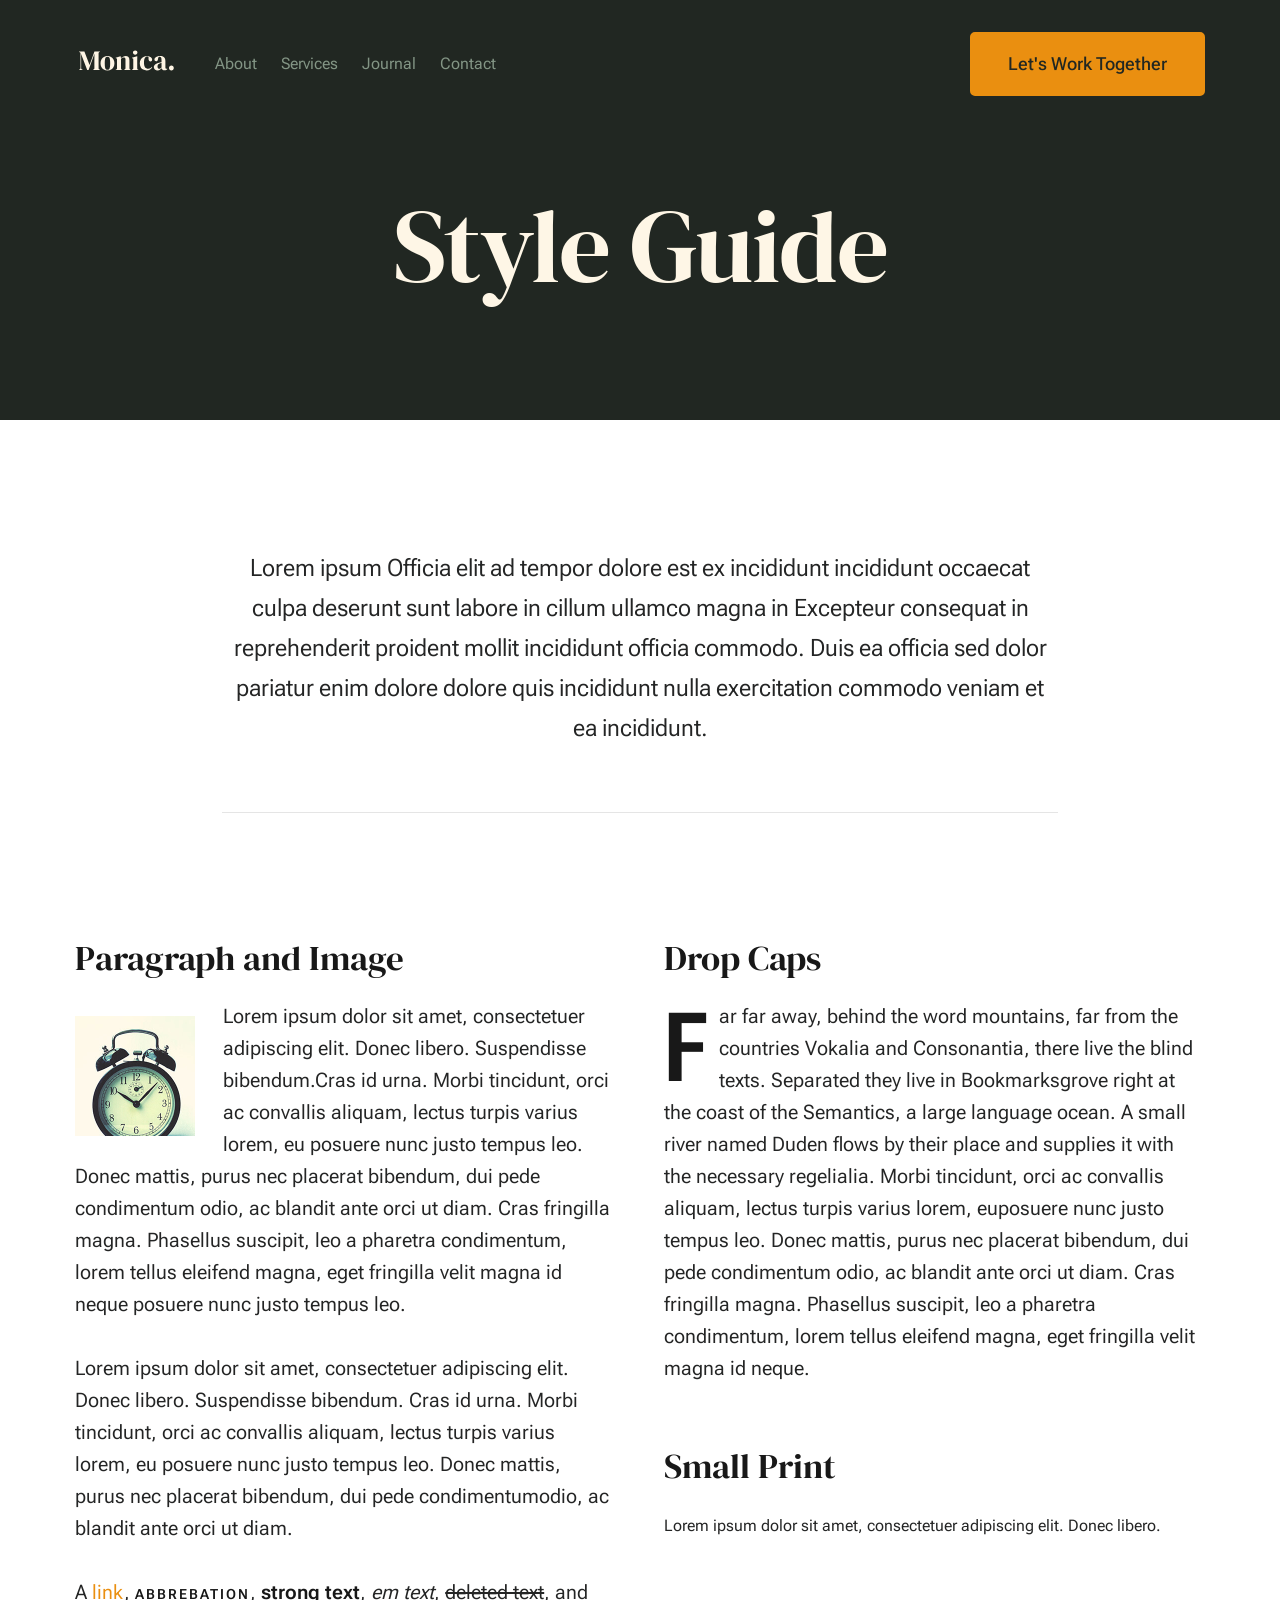
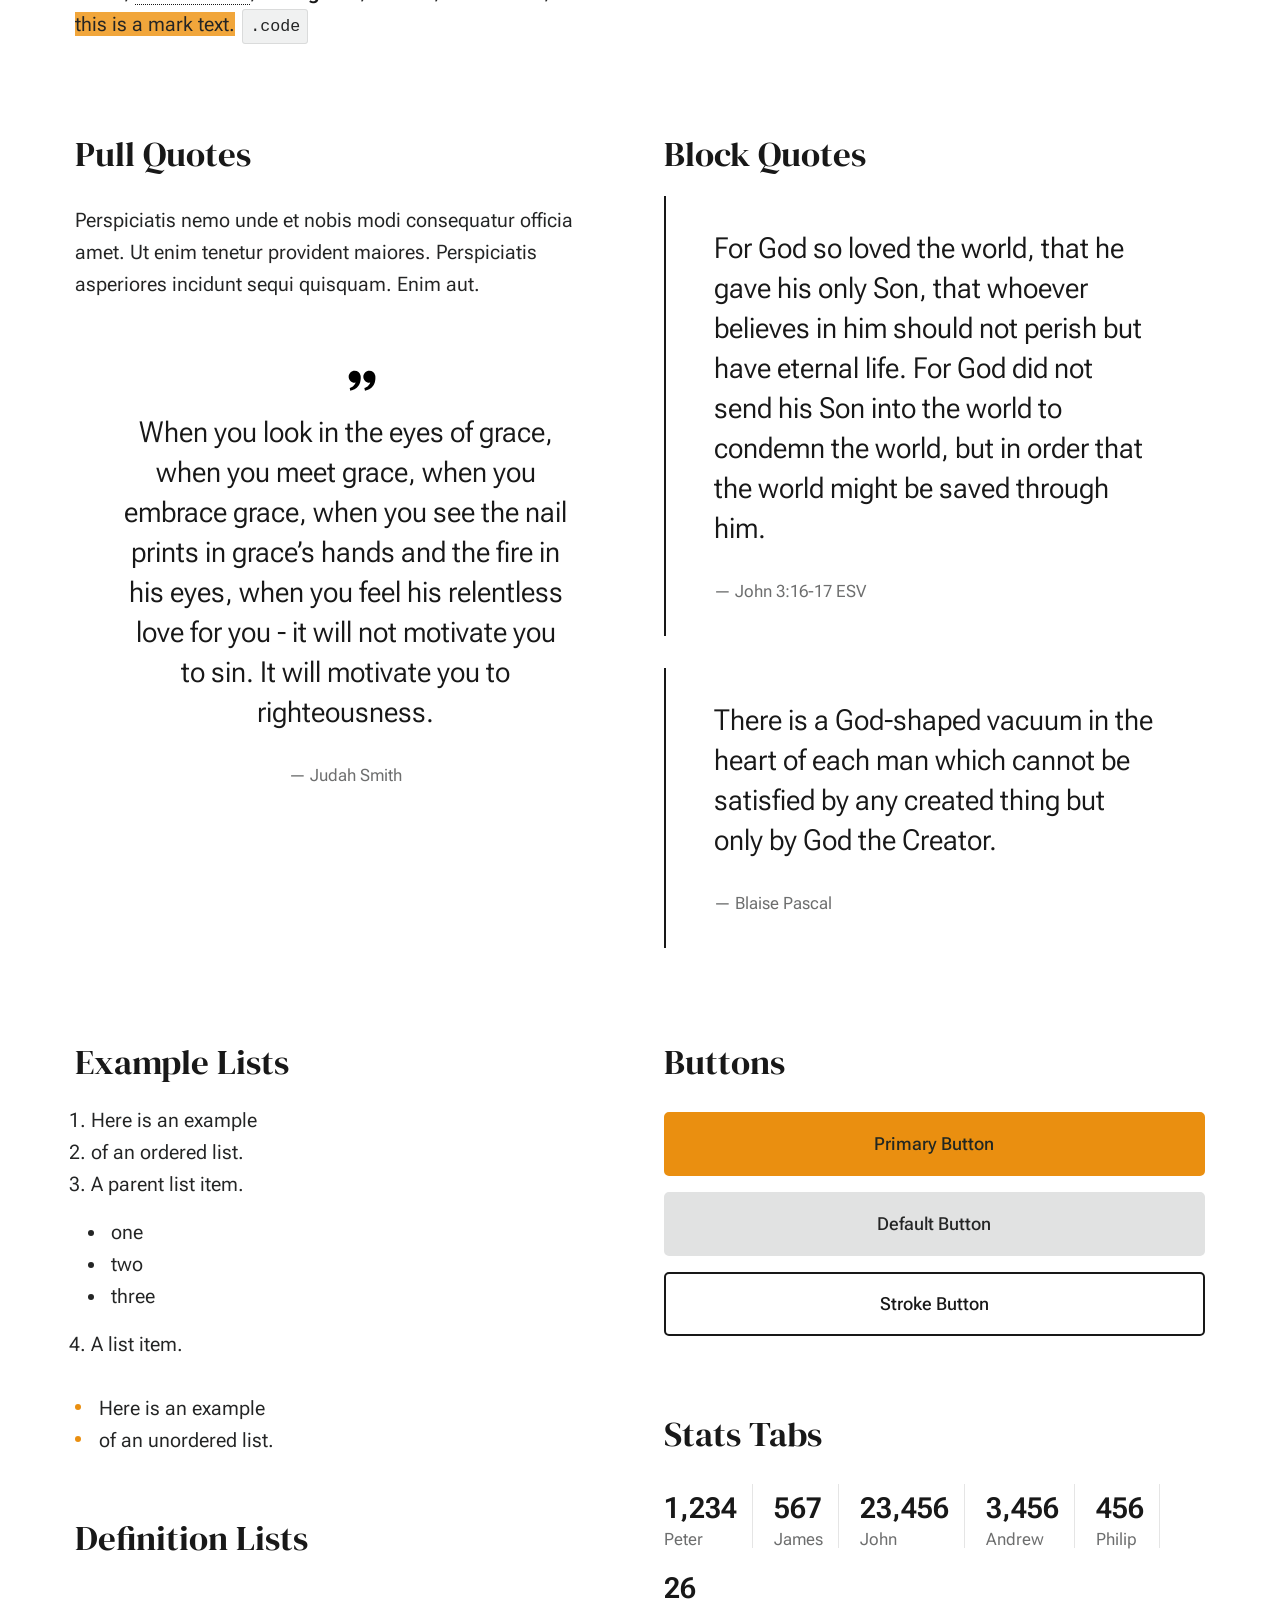
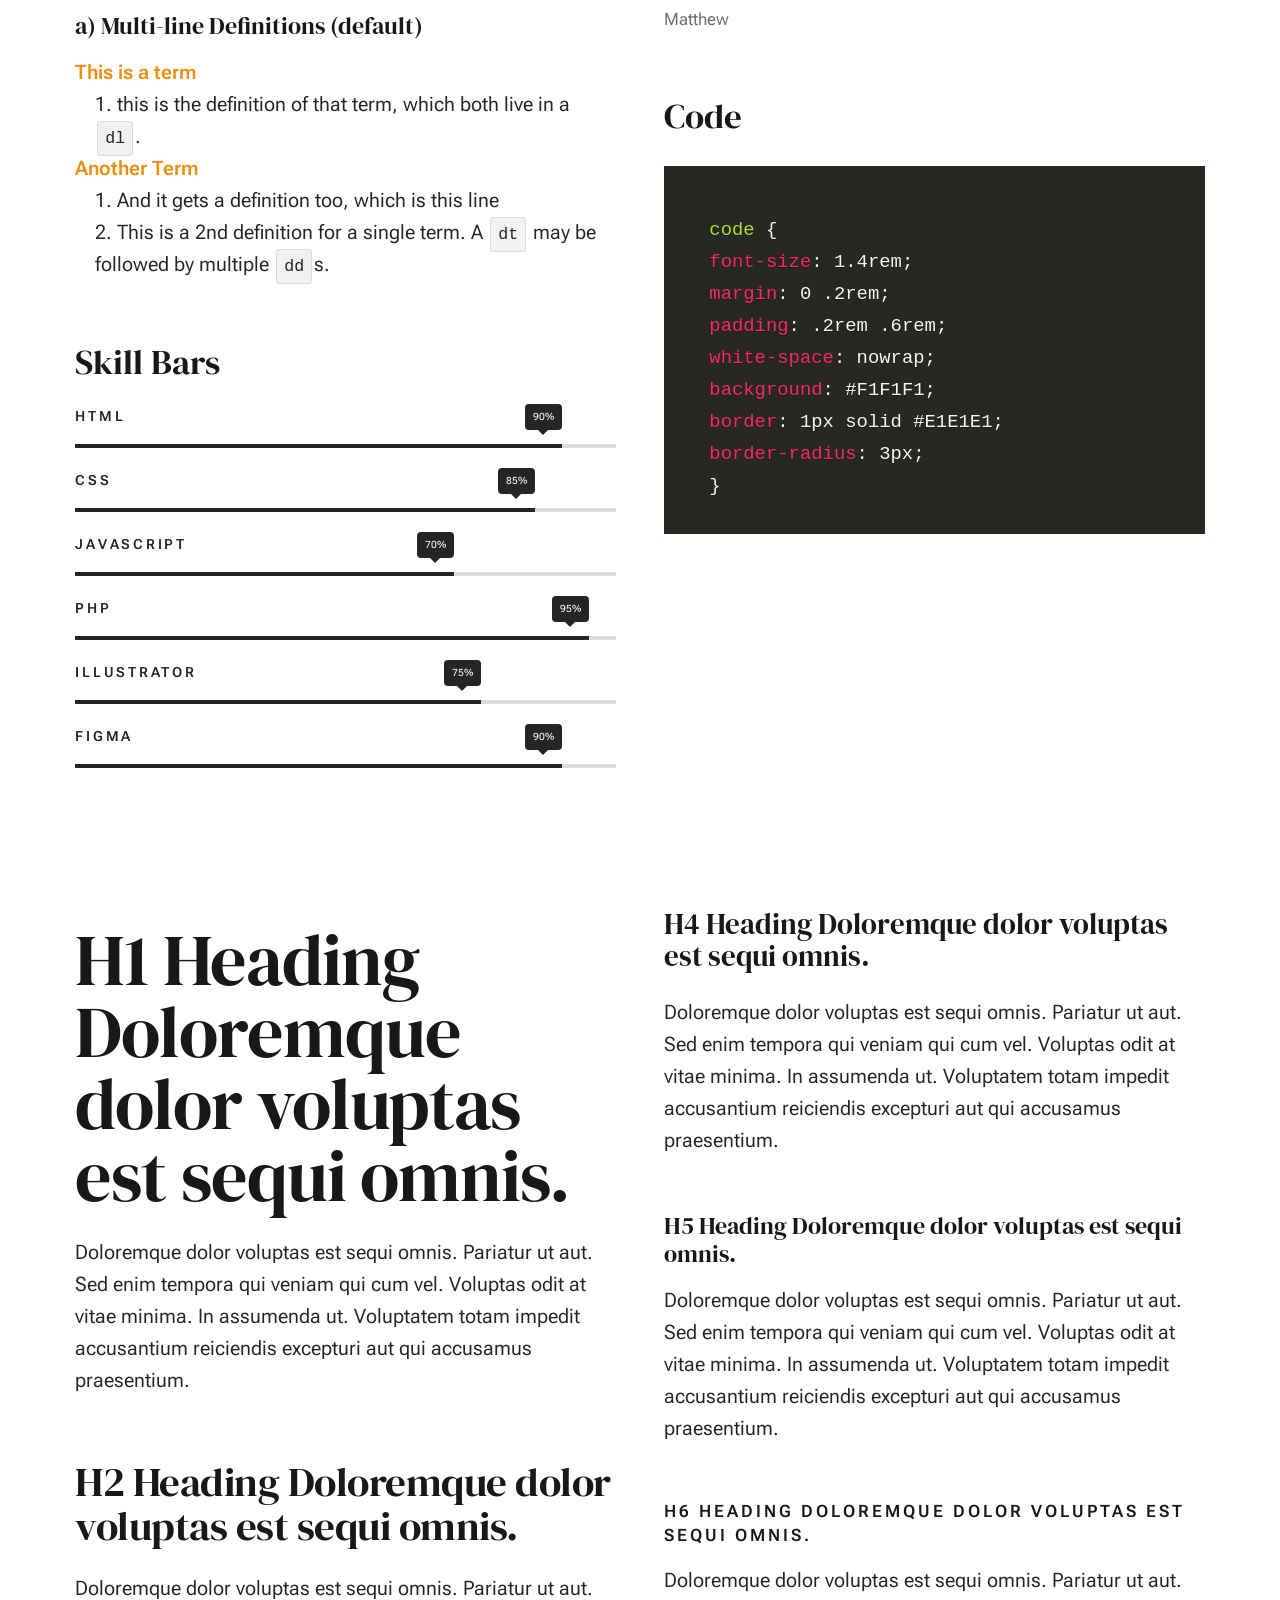
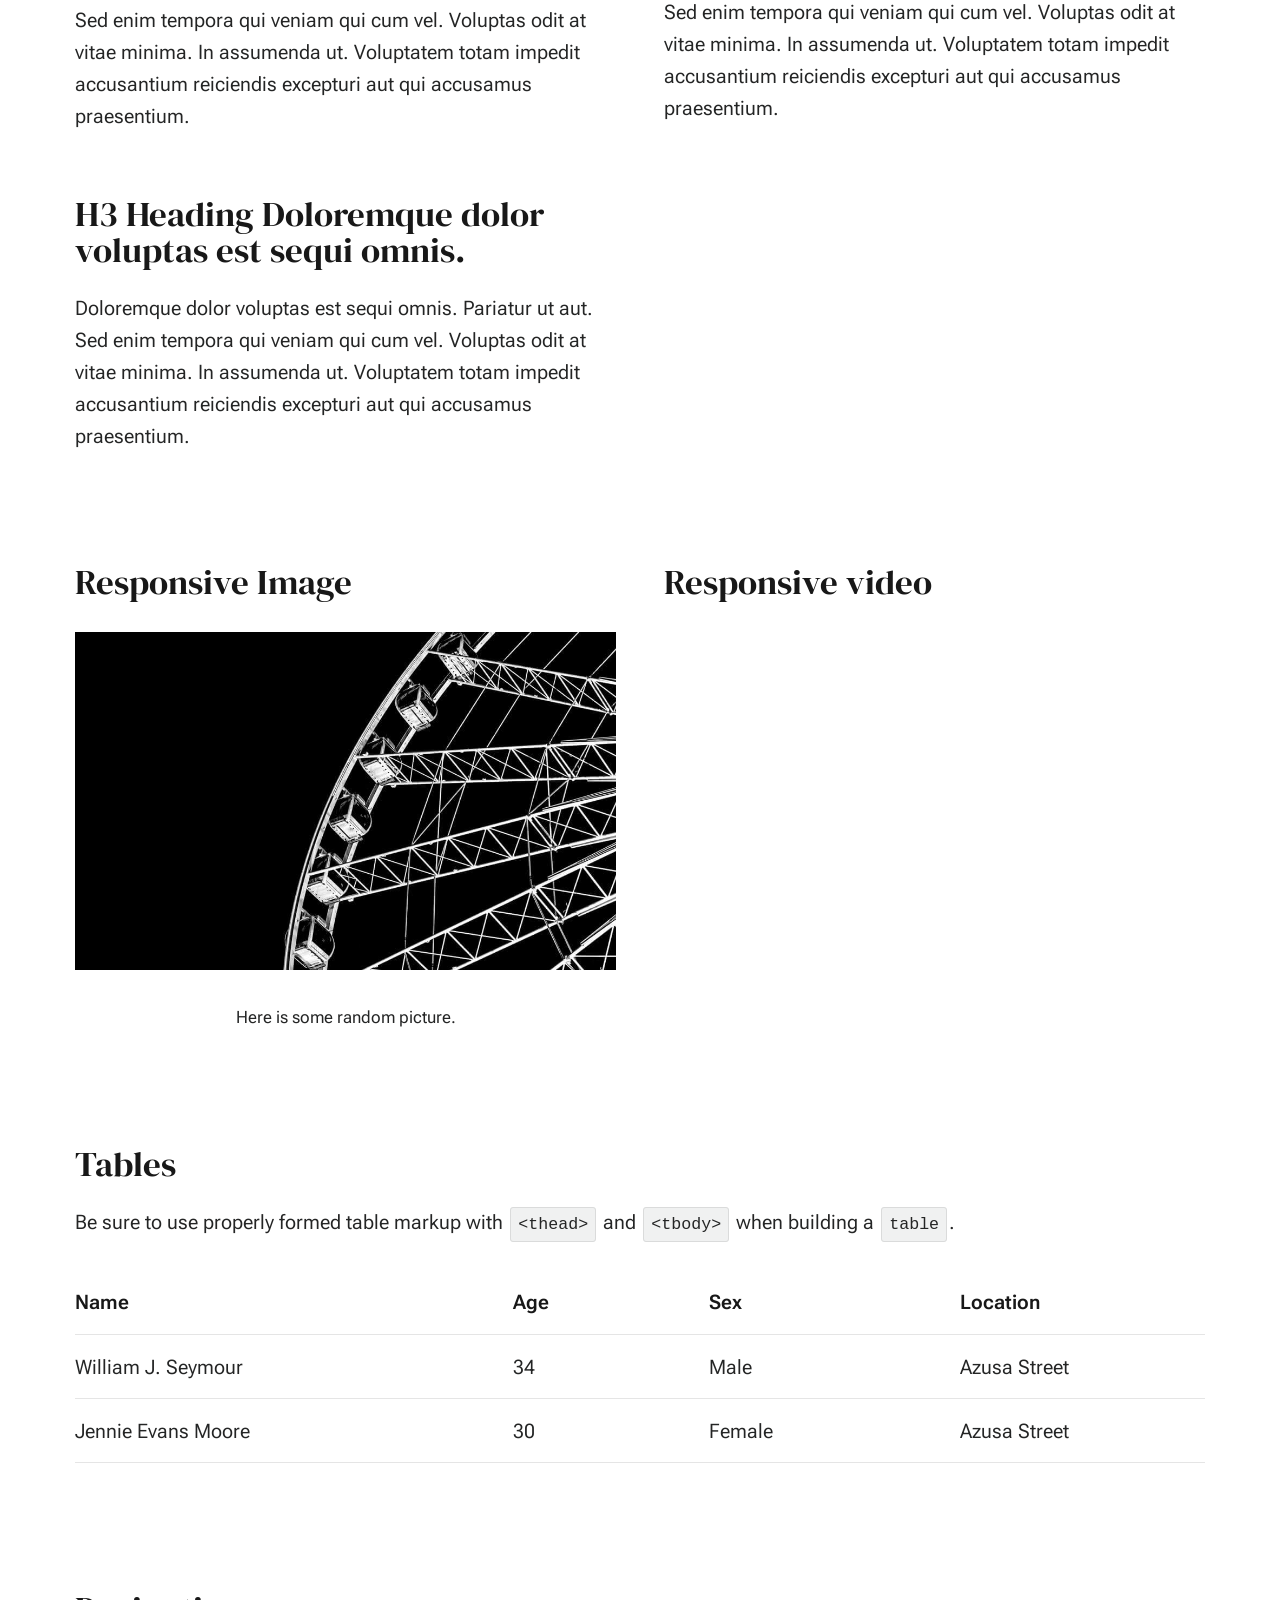
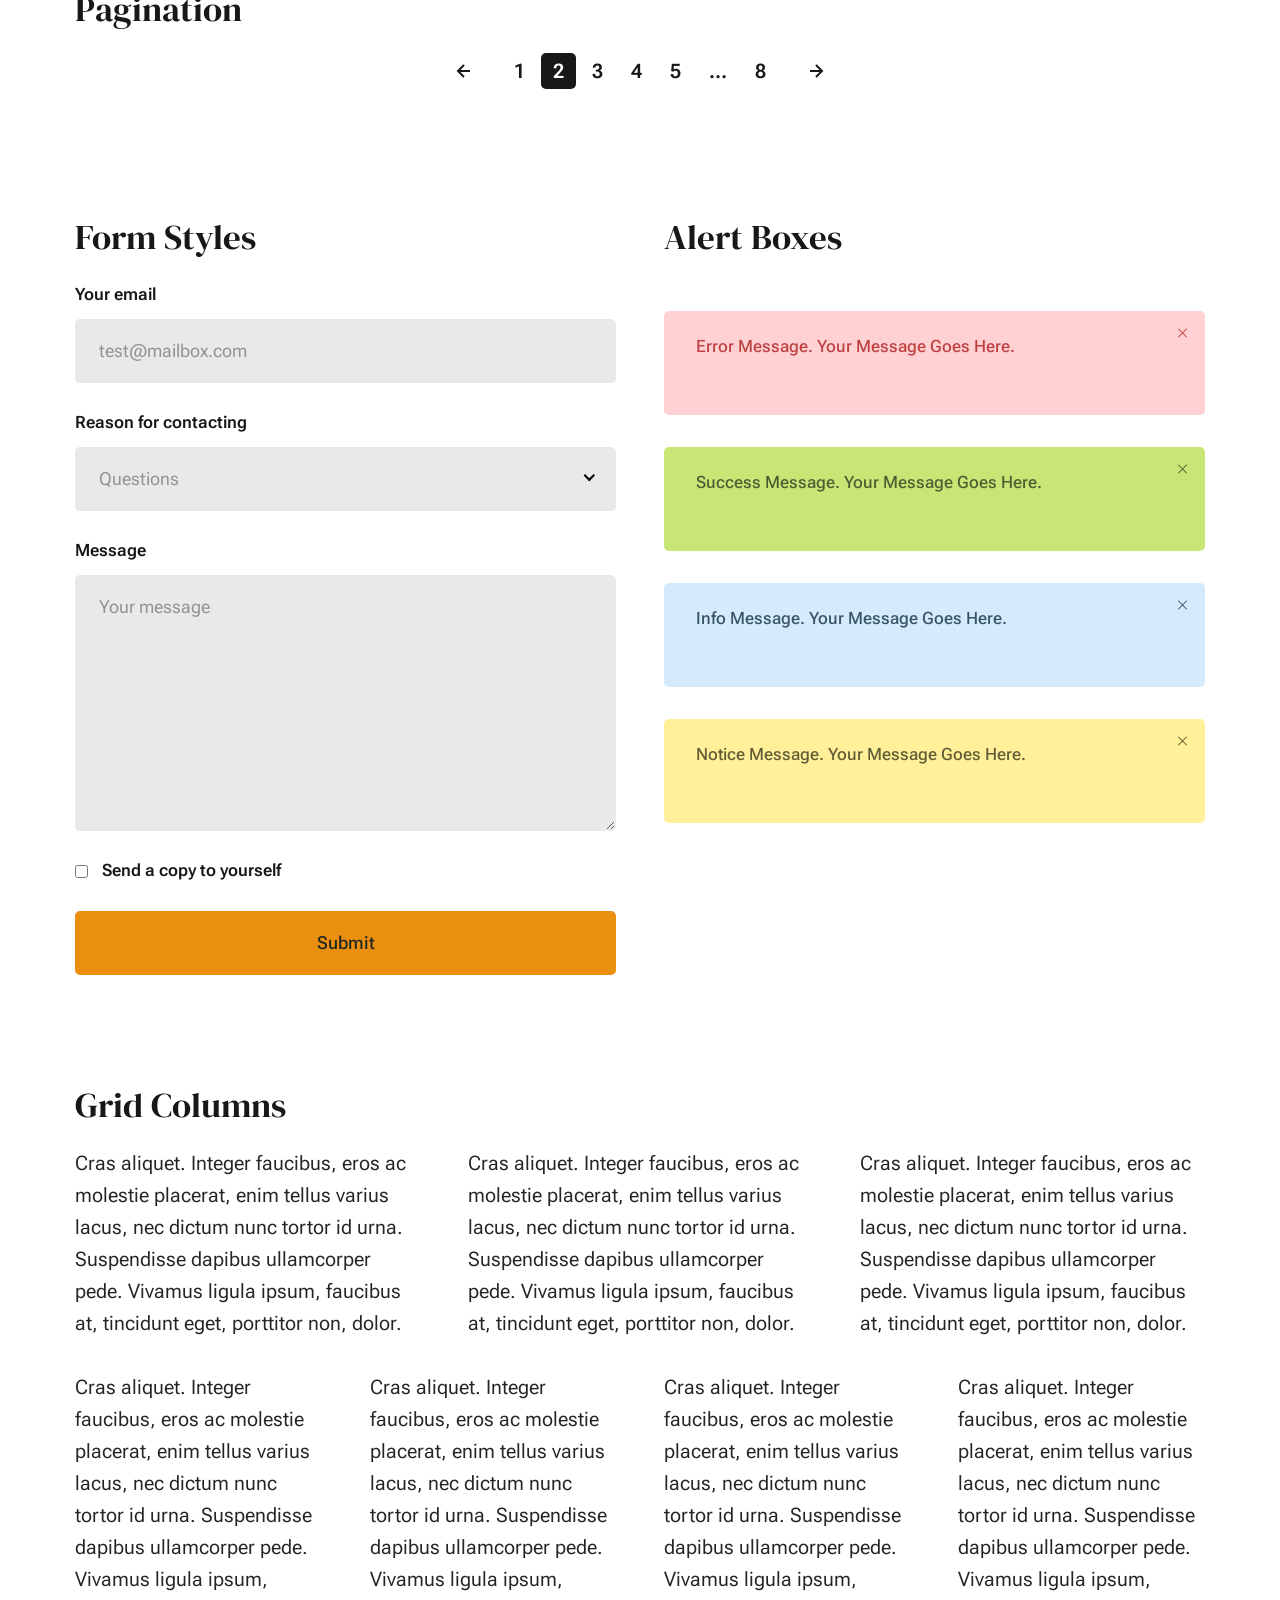
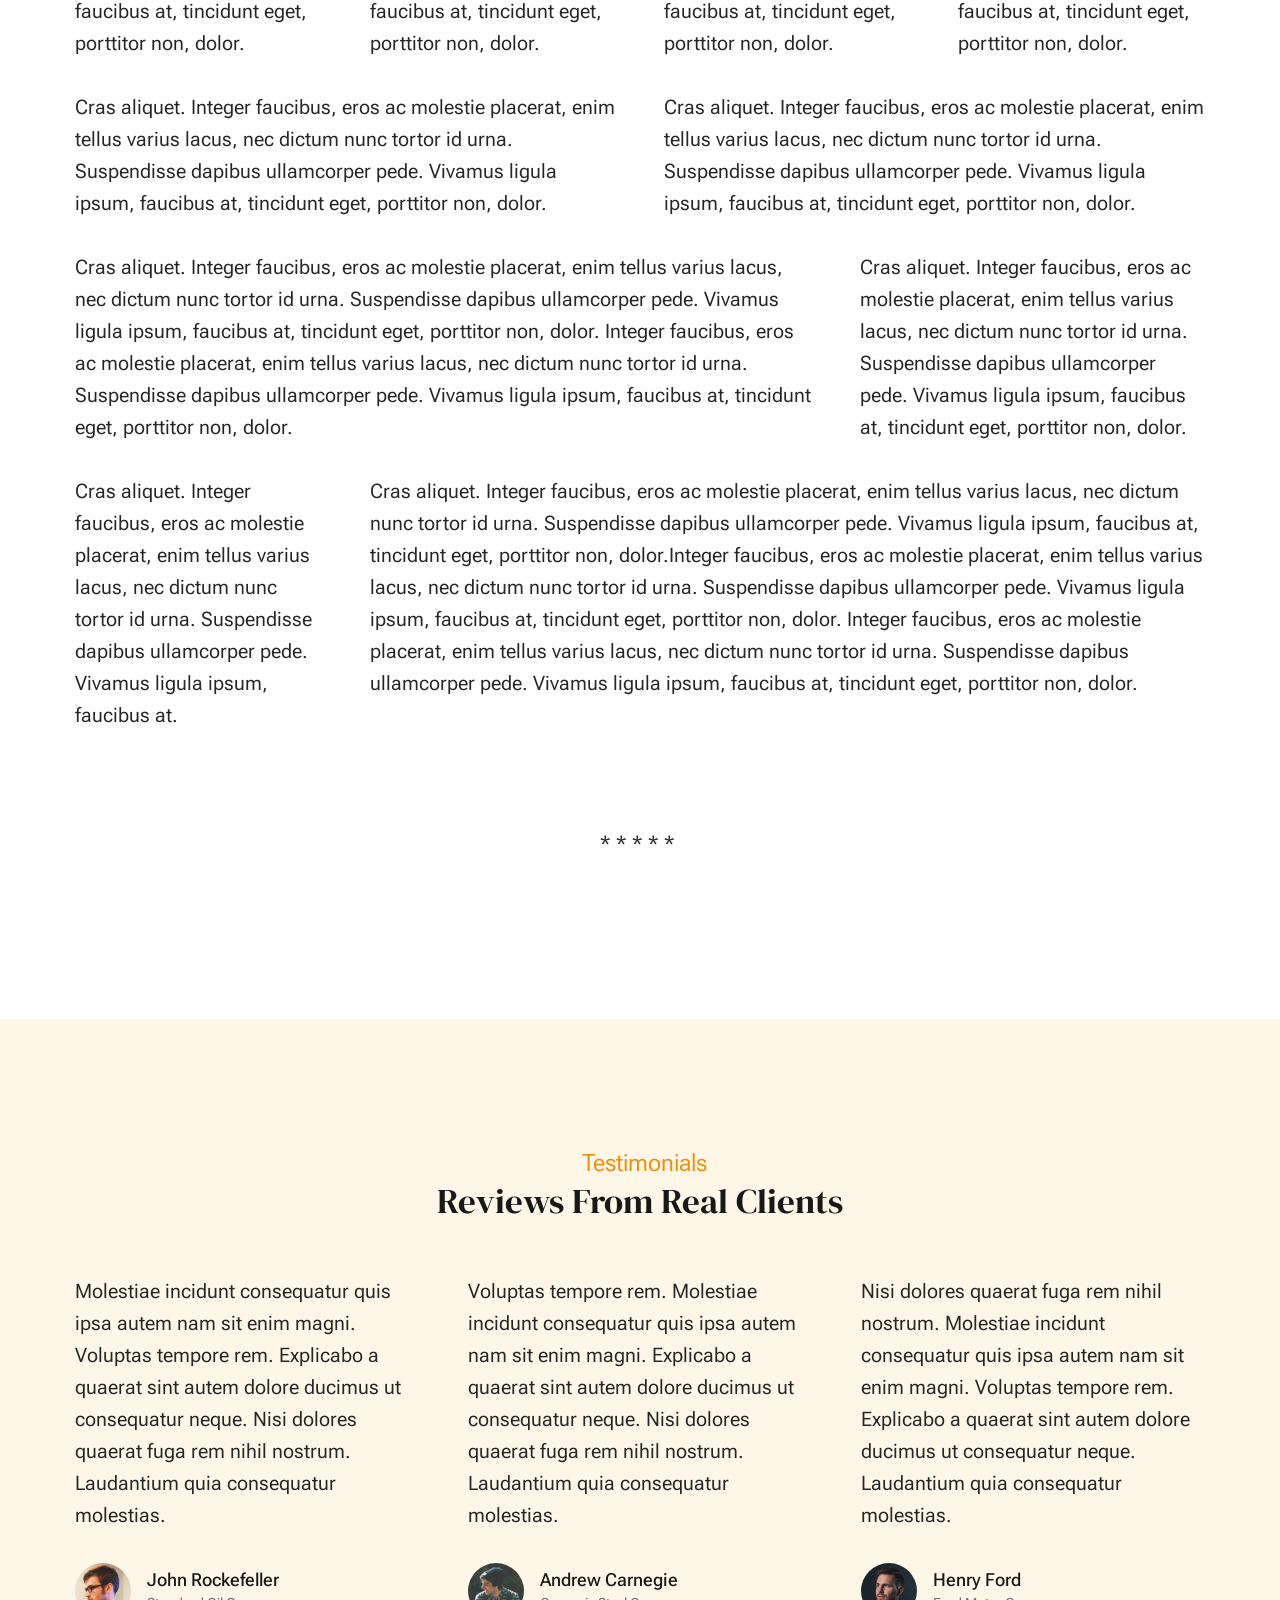
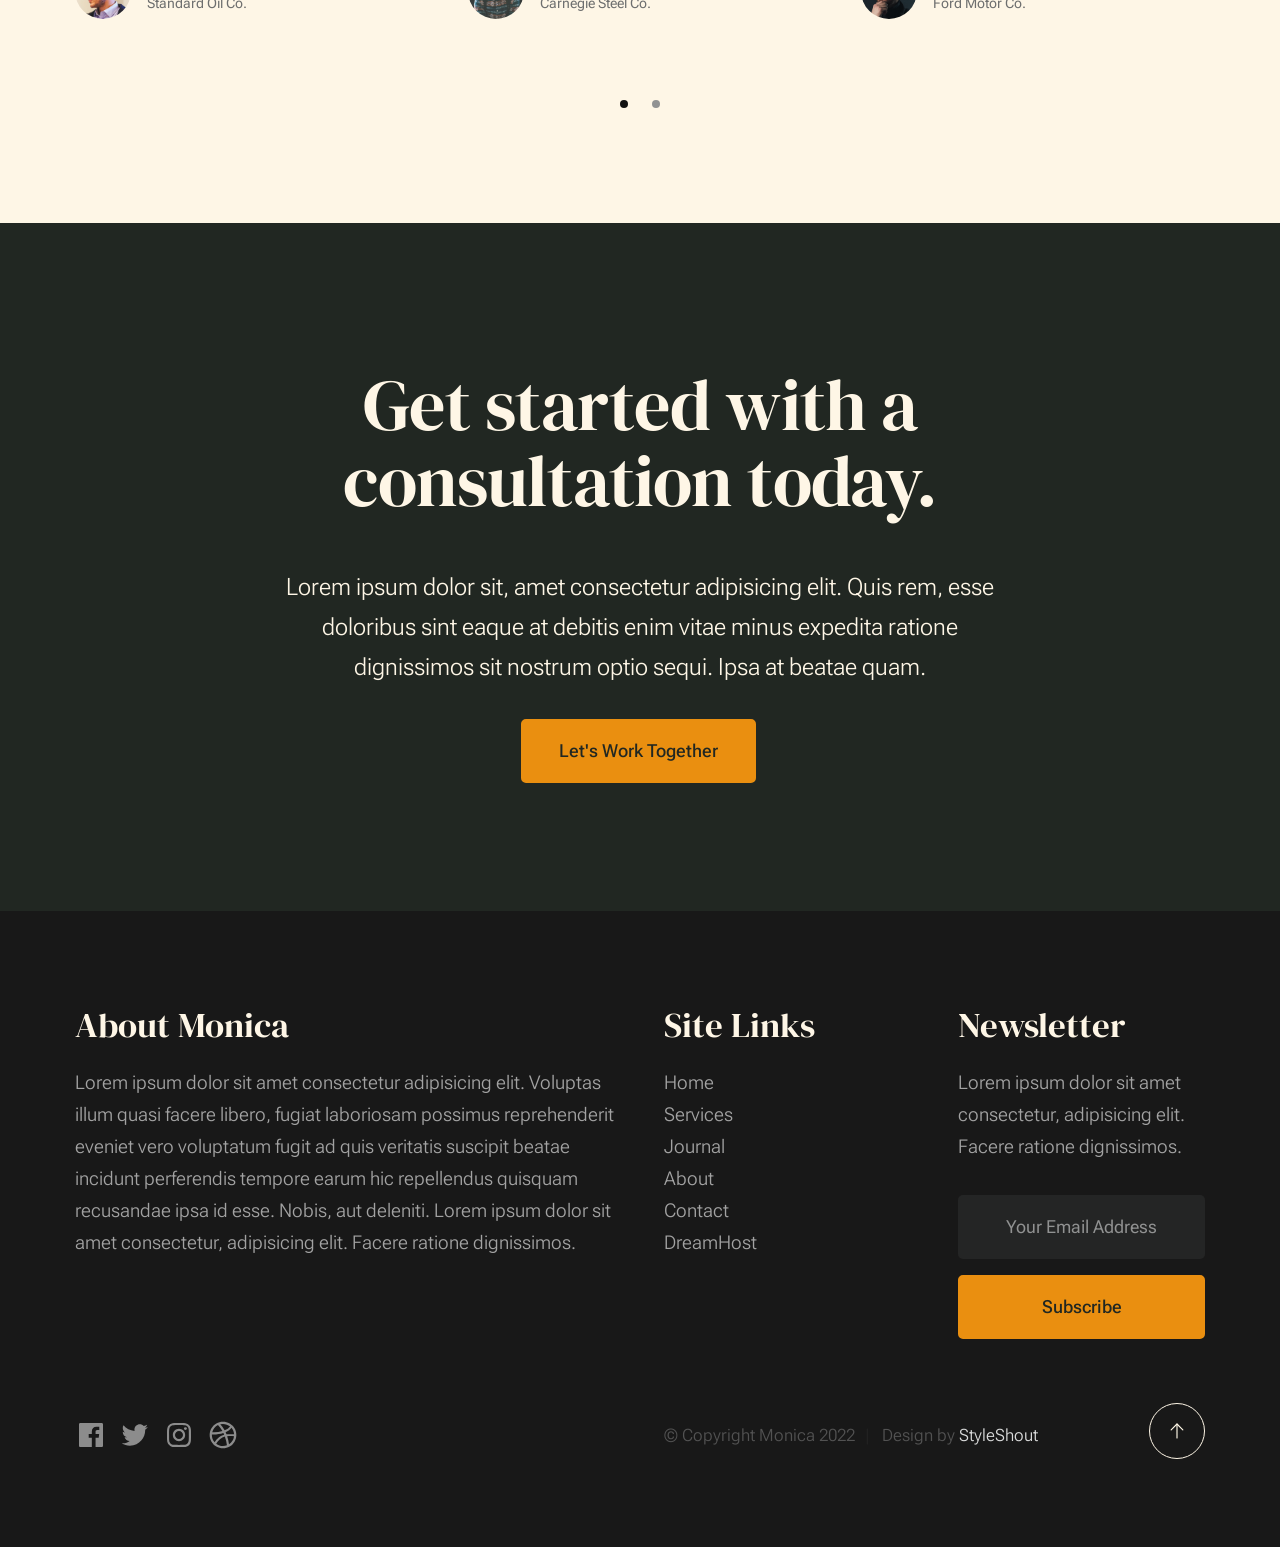
<file: styles.html>
<!DOCTYPE html>
<html lang="en" class="no-js" >
<head>

    <!--- basic page needs
    ================================================== -->
    <meta charset="utf-8">
    <meta name="viewport" content="width=device-width, initial-scale=1">
    <title>Styles - Monica</title>

    <script>
        document.documentElement.classList.remove('no-js');
        document.documentElement.classList.add('js');
    </script>

    <!-- CSS
    ================================================== -->
    <link rel="stylesheet" href="css/vendor.css">
    <link rel="stylesheet" href="css/styles.css">

    <!-- favicons
    ================================================== -->
    <link rel="apple-touch-icon" sizes="180x180" href="apple-touch-icon.png">
    <link rel="icon" type="image/png" sizes="32x32" href="favicon-32x32.png">
    <link rel="icon" type="image/png" sizes="16x16" href="favicon-16x16.png">
    <link rel="manifest" href="site.webmanifest">

</head>


<body id="top">


    <!-- preloader
    ================================================== -->
    <div id="preloader">
        <div id="loader" class="dots-fade">
            <div></div>
            <div></div>
            <div></div>
        </div>
    </div>


    <!-- page wrap
    ================================================== -->
    <div id="page" class="s-pagewrap">


        <!-- # site header 
        ================================================== -->
        <header class="s-header">

            <div class="row s-header__inner width-sixteen-col">

                <div class="s-header__block">
                    <div class="s-header__logo">
                        <a class="logo" href="index.html">
                            <img src="images/logo.svg" alt="Homepage">
                        </a>
                    </div>

                    <a class="s-header__menu-toggle" href="#0"><span>Menu</span></a>
                </div> <!-- end s-header__block -->

                <nav class="s-header__nav">
    
                    <ul class="s-header__menu-links">
                        <li><a href="about.html">About</a></li>
                        <li><a href="services.html">Services</a></li>
                        <li><a href="blog.html">Journal</a></li>
                        <li><a href="contact.html">Contact</a></li>
                    </ul> <!-- s-header__menu-links -->

                    <div class="s-header__contact">
                        <a href="contact.html" class="btn btn--primary s-header__contact-btn">Let's Work Together</a>                        
                    </div> <!-- s-header__contact -->
    
                </nav> <!-- end s-header__nav -->

            </div> <!-- end s-header__inner -->

        </header> <!-- end s-header -->


        <!-- # site main content
        ================================================== -->
        <section id="content" class="s-content">

               <section class="s-pageheader pageheader">
                    <div class="row">
                        <div class="column xl-12">
                            <h1 class="page-title">
                               Style Guide
                            </h1>                            
                        </div>
                    </div>
               </section> <!-- end pageheader --> 

               <section class="s-pagecontent pagecontent">

                    <div class="row row-x-center text-center">

                        <div class="column tab-12 xl-9">
            
                            <p class="lead">Lorem ipsum Officia elit ad tempor dolore est ex incididunt incididunt occaecat culpa deserunt 
                            sunt labore in cillum ullamco magna in Excepteur consequat in reprehenderit proident mollit incididunt officia commodo.
                            Duis ea officia sed dolor pariatur enim dolore dolore quis incididunt nulla exercitation commodo veniam et ea incididunt.
                            </p>
            
                            <hr>
                        </div>
            
                    </div> <!-- end row -->
            
                    <div class="row">
            
                        <div class="column mob-12 md-6 stack-on-900">
            
                            <h3>Paragraph and Image</h3>
            
                            <p><a href="#"><img width="120" height="120" class="u-pull-left" alt="sample-image" src="images/sample-image.jpg"></a>
                            Lorem ipsum dolor sit amet, consectetuer adipiscing elit. Donec libero. Suspendisse bibendum.Cras id urna. Morbi 
                            tincidunt, orci ac convallis aliquam, lectus turpis varius lorem, eu posuere nunc justo tempus leo. Donec mattis, 
                            purus nec placerat bibendum, dui pede condimentum odio, ac blandit ante orci ut diam. Cras fringilla magna. 
                            Phasellus suscipit, leo a pharetra condimentum, lorem tellus eleifend magna, eget fringilla velit magna id 
                            neque posuere nunc justo tempus leo. </p>
            
                            <p>
                            Lorem ipsum dolor sit amet, consectetuer adipiscing elit. Donec libero. Suspendisse bibendum. Cras id urna. 
                            Morbi tincidunt, orci ac convallis aliquam, lectus turpis varius lorem, eu posuere nunc justo tempus leo. 
                            Donec mattis, purus nec placerat bibendum, dui pede condimentumodio, ac blandit ante orci ut diam.	
                            </p>
            
                            <p>A <a href="#">link</a>,
                            <abbr title="this really isn't a very good description">abbrebation</abbr>,
                            <strong>strong text</strong>,
                            <em>em text</em>,
                            <del>deleted text</del>, and
                            <mark>this is a mark text.</mark>
                            <code>.code</code>
                            </p>
            
                        </div>
            
                        <div class="column mob-12 md-6">
            
                            <h3>Drop Caps</h3>
            
                            <p class="drop-cap">Far far away, behind the word mountains, far from the countries Vokalia and Consonantia,
                            there live the blind texts. Separated they live in Bookmarksgrove right at the coast of the
                            Semantics, a large language ocean. A small river named Duden flows by their place and supplies it with the 
                            necessary regelialia. Morbi tincidunt, orci ac convallis aliquam, lectus turpis varius lorem, 
                            euposuere nunc justo tempus leo. Donec mattis, purus nec placerat bibendum, dui pede condimentum odio, 
                            ac blandit ante orci ut diam. Cras fringilla magna. Phasellus suscipit, leo a pharetra condimentum, 
                            lorem tellus eleifend magna, eget fringilla velit magna id neque.
                            </p>
            
                            <h3>Small Print</h3>
            
                            <p><small>Lorem ipsum dolor sit amet, consectetuer adipiscing elit. Donec libero.</small></p>
                            
                    
            
                        </div>
            
                    </div> <!-- end row -->
            
                    <div class="row">
            
                        <div class="column xl-6 md-12">
            
                            <h3 class="u-add-bottom">Pull Quotes</h3>
            
                            <p>
                            Perspiciatis nemo unde et nobis modi consequatur officia amet. Ut enim 
                            tenetur provident maiores. Perspiciatis asperiores incidunt sequi 
                            quisquam. Enim aut. 
                            </p>
            
                            <figure class="pull-quote">
                                <blockquote>
                                    <p>
                                    When you look in the eyes of grace, when you meet grace, 
                                    when you embrace grace, when you see the nail prints in 
                                    grace’s hands and the fire in his eyes, when you feel his 
                                    relentless love for you - it will not motivate you to sin. 
                                    It will motivate you to righteousness.
                                    </p>
            
                                    <footer>
                                        <cite>Judah Smith</cite>
                                    </footer>
                                </blockquote>
                            </figure>
            
            
                        </div>
            
                        <div class="column xl-6 md-12">
            
                            <h3 class="h-add-bottom">Block Quotes</h3>
            
                            <blockquote cite="http://where-i-got-my-info-from.com">
                                <p>
                                For God so loved the world, that he gave his only Son, that whoever believes in 
                                him should not perish but have eternal life. For God did not send his Son into 
                                the world to condemn the world, but in order that the world might be 
                                saved through him.
                                </p>
            
                                <footer>
                                    <cite>
                                        <a href="#0">John 3:16-17 ESV</a>
                                    </cite>
                                </footer>
            
                            </blockquote>
            
                            <blockquote>
                                <p>There is a God-shaped vacuum in the heart of each man which cannot be satisfied 
                                by any created thing but only by God the Creator.</p>
            
                                <footer>
                                    <cite>Blaise Pascal</cite>
                                </footer>
            
                            </blockquote>
            
                        </div>
            
                    </div> <!-- end row -->
            
                    <div class="row u-add-half-bottom">
            
                        <div class="column xl-6 md-12">
            
                            <h3>Example Lists</h3>
            
                            <ol>
                                <li>Here is an example</li>
                                <li>of an ordered list.</li>
                                <li>A parent list item.
                                    <ul>
                                        <li>one</li>
                                        <li>two</li>
                                        <li>three</li>
                                    </ul>
                                    </li>
                                    <li>A list item.</li>
                                </ol>
            
                            <ul class="disc">
                                <li>Here is an example</li>
                                <li>of an unordered list.</li>
                            </ul>
            
                            <h3>Definition Lists</h3>
            
                            <h5>a) Multi-line Definitions (default) </h5>
            
                            <dl class="dictionary-style">
                                <dt><strong>This is a term</strong></dt>
                                    <dd>this is the definition of that term, which both live in a <code>dl</code>.</dd>
                                <dt><strong>Another Term</strong></dt>
                                    <dd>And it gets a definition too, which is this line</dd>
                                    <dd>This is a 2<sup>nd</sup> definition for a single term. A <code>dt</code> may be followed by multiple <code>dd</code>s.</dd>
                            </dl>
            
                            <h3 class="u-add-bottom">Skill Bars</h3>
            
                            <ul class="skill-bars">
                                <li>
                                <div class="progress percent90"><span>90%</span></div>
                                <strong>HTML</strong>
                                </li>
                                <li>
                                <div class="progress percent85"><span>85%</span></div>
                                <strong>CSS</strong>
                                </li>
                                <li>
                                <div class="progress percent70"><span>70%</span></div>
                                <strong>Javascript</strong>
                                </li>
                                <li>
                                <div class="progress percent95"><span>95%</span></div>
                                <strong>PHP</strong>
                                </li>
                                <li>
                                <div class="progress percent75"><span>75%</span></div>
                                <strong>Illustrator</strong>
                                </li>
                                <li>
                                <div class="progress percent90"><span>90%</span></div>
                                <strong>Figma</strong>
                                </li>
                            </ul>
            
                        </div>
            
                        <div class="column xl-6 md-12">
            
                            <h3 class="u-add-bottom">Buttons</h3>
            
                            <p>
                                <a class="btn btn--primary u-fullwidth" href="#0">Primary Button</a>
                                <a class="btn u-fullwidth" href="#0">Default Button</a>
                                <a class="btn btn--stroke u-fullwidth" href="#0">Stroke Button</a>
                            </p>
            
                            <h3>Stats Tabs</h3>
            
                            <ul class="stats-tabs">
                                <li><a href="#0">1,234 <em>Peter</em></a></li>
                                <li><a href="#0">567 <em>James</em></a></li>
                                <li><a href="#0">23,456 <em>John</em></a></li>
                                <li><a href="#0">3,456 <em>Andrew</em></a></li>
                                <li><a href="#0">456 <em>Philip</em></a></li>
                                <li><a href="#0">26 <em>Matthew</em></a></li>
                            </ul>
            
                            <h3 class="u-add-bottom">Code</h3>
            
<pre><code class="language-css">
    code {
    font-size: 1.4rem;
    margin: 0 .2rem;
    padding: .2rem .6rem;
    white-space: nowrap;
    background: #F1F1F1;
    border: 1px solid #E1E1E1;	
    border-radius: 3px;
    }
</code></pre>
            
                        </div>
            
                    </div> <!-- end row -->
            
                    <div class="row u-add-half-bottom">
            
                        <div class="column xl-6 md-12">
                                
                            <h1>H1 Heading Doloremque dolor voluptas est sequi omnis.</h1>
                            <p>Doloremque dolor voluptas est sequi omnis. Pariatur ut aut. Sed enim tempora qui veniam qui cum vel. 
                            Voluptas odit at vitae minima. In assumenda ut. Voluptatem totam impedit accusantium reiciendis excepturi aut qui accusamus praesentium.</p>
            
                            <h2>H2 Heading Doloremque dolor voluptas est sequi omnis.</h2>
                            <p>Doloremque dolor voluptas est sequi omnis. Pariatur ut aut. Sed enim tempora qui veniam qui cum vel. 
                            Voluptas odit at vitae minima. In assumenda ut. Voluptatem totam impedit accusantium reiciendis excepturi aut qui accusamus praesentium.</p>
            
                            <h3>H3 Heading Doloremque dolor voluptas est sequi omnis.</h3>
                            <p>Doloremque dolor voluptas est sequi omnis. Pariatur ut aut. Sed enim tempora qui veniam qui cum vel. 
                            Voluptas odit at vitae minima. In assumenda ut. Voluptatem totam impedit accusantium reiciendis excepturi aut qui accusamus praesentium.</p>
            
                            
                        </div>
            
                        <div class="column xl-6 md-12">
                            <h4>H4 Heading Doloremque dolor voluptas est sequi omnis.</h4>
                            <p>Doloremque dolor voluptas est sequi omnis. Pariatur ut aut. Sed enim tempora qui veniam qui cum vel. 
                            Voluptas odit at vitae minima. In assumenda ut. Voluptatem totam impedit accusantium reiciendis excepturi aut qui accusamus praesentium.</p>
            
                            <h5>H5 Heading Doloremque dolor voluptas est sequi omnis.</h5>
                            <p>Doloremque dolor voluptas est sequi omnis. Pariatur ut aut. Sed enim tempora qui veniam qui cum vel. 
                            Voluptas odit at vitae minima. In assumenda ut. Voluptatem totam impedit accusantium reiciendis excepturi aut qui accusamus praesentium.</p>
            
                            <h6>H6 Heading Doloremque dolor voluptas est sequi omnis.</h6>
                            <p>Doloremque dolor voluptas est sequi omnis. Pariatur ut aut. Sed enim tempora qui veniam qui cum vel. 
                            Voluptas odit at vitae minima. In assumenda ut. Voluptatem totam impedit accusantium reiciendis excepturi aut qui accusamus praesentium.</p>
                
                            
                        </div>
            
                    </div> <!-- end row -->
            
                    <div class="row u-add-half-bottom">
            
                        <div class="column xl-6 md-12">
            
                            <h3 class="u-add-bottom">Responsive Image</h3>
            
                            <figure>
                                <img src="images/wheel-500.jpg" 
                                srcset="images/wheel-1000.jpg 1000w, 
                                images/wheel-500.jpg 500w" 
                                sizes="(max-width: 1000px) 100vw, 1000px" alt="">
            
                                <figcaption>
                                    Here is some random picture.
                                </figcaption>
                            </figure>
            
                        </div>
            
                        <div class="column xl-6 md-12">
            
                            <h3 class="u-add-bottom">Responsive video</h3>
            
                            <div class="video-container">
                            <iframe src="https://player.vimeo.com/video/14592941?color=00a650&title=0&byline=0&portrait=0" width="500" height="281" frameborder="0" webkitallowfullscreen mozallowfullscreen allowfullscreen></iframe> 
                            </div>
            
                        </div>
                        
                    </div> <!-- end row -->
            
                    <div class="row u-add-bottom">
            
                        <div class="column xl-12">
            
                            <h3>Tables</h3>
                            <p>Be sure to use properly formed table markup with <code>&lt;thead&gt;</code> and <code>&lt;tbody&gt;</code> when building a <code>table</code>.</p>
            
                            <div class="table-responsive">
            
                                <table>
                                        <thead>
                                        <tr>
                                            <th>Name</th>
                                            <th>Age</th>
                                            <th>Sex</th>
                                            <th>Location</th>
                                        </tr>
                                        </thead>
                                        <tbody>
                                        <tr>
                                            <td>William J. Seymour</td>
                                            <td>34</td>
                                            <td>Male</td>
                                            <td>Azusa Street</td>
                                        </tr>
                                        <tr>
                                            <td>Jennie Evans Moore</td>
                                            <td>30</td>
                                            <td>Female</td>
                                            <td>Azusa Street</td>
                                        </tr>
                                        </tbody>
                                </table>
            
                            </div>
            
                        </div>
                        
                    </div> <!-- end row -->
            
                    <div class="row">
            
                        <div class="column xl-12">
                            <h3>Pagination</h3>
            
                            <nav class="pgn">
                                <ul>
                                    <li>
                                        <a class="pgn__prev" href="#0">
                                            <svg xmlns="http://www.w3.org/2000/svg" width="24" height="24" viewBox="0 0 24 24"><path d="M12.707 17.293L8.414 13H18v-2H8.414l4.293-4.293-1.414-1.414L4.586 12l6.707 6.707z"/></svg>
                                        </a>
                                    </li>
                                    <li><a class="pgn__num" href="#0">1</a></li>
                                    <li><span class="pgn__num current">2</span></li>
                                    <li><a class="pgn__num" href="#0">3</a></li>
                                    <li><a class="pgn__num" href="#0">4</a></li>
                                    <li><a class="pgn__num" href="#0">5</a></li>
                                    <li><span class="pgn__num dots">…</span></li>
                                    <li><a class="pgn__num" href="#0">8</a></li>
                                    <li>
                                        <a class="pgn__next" href="#0">
                                            <svg xmlns="http://www.w3.org/2000/svg" width="24" height="24" viewBox="0 0 24 24"><path d="M11.293 17.293l1.414 1.414L19.414 12l-6.707-6.707-1.414 1.414L15.586 11H6v2h9.586z"/></svg>
                                        </a>
                                    </li>
                                </ul>
                            </nav>
                        </div>
            
                    </div> <!-- end row -->
            
                    <div class="row">
            
                        <div class="column xl-6 md-12">
            
                            <h3 class="u-add-bottom">Form Styles</h3>
            
                            <form>
                                <div>
                                    <label for="sampleInput">Your email</label>
                                    <input class="u-fullwidth" type="email" placeholder="test@mailbox.com" id="sampleInput">
                                </div>
                                <div>
                                    <label for="sampleRecipientInput">Reason for contacting</label>
                                    <div class="ss-custom-select">
                                        <select class="u-fullwidth" id="sampleRecipientInput">
                                            <option value="Option 1">Questions</option>
                                            <option value="Option 2">Report</option>
                                            <option value="Option 3">Others</option>
                                        </select>
                                    </div>
                                </div>
                                
                                <label for="exampleMessage">Message</label>
                                <textarea class="u-fullwidth" placeholder="Your message" id="exampleMessage"></textarea>
            
                                <label class="u-add-bottom">
                                    <input type="checkbox">
                                    <span class="label-text">Send a copy to yourself</span>
                                </label>
                            
                                <input class="btn--primary u-fullwidth" type="submit" value="Submit">
                            </form>
            
                        </div>
            
                        <div class="column xl-6 md-12">
            
                            <h3>Alert Boxes</h3>
            
                            <br>
                            
                            <div class="alert-box alert-box--error">
                                <p>Error Message. Your Message Goes Here.</p>
                                <span class="alert-box__close"></span>
                            </div><!-- end error -->
                                    
                            <div class="alert-box alert-box--success">
                                <p>Success Message. Your Message Goes Here.</p>
                                <span class="alert-box__close"></span>
                            </div><!-- end success -->
                                    
                            <div class="alert-box alert-box--info">
                                <p>Info Message. Your Message Goes Here.</p>
                                <span class="alert-box__close"></span>
                            </div><!-- end info -->
                                    
                            <div class="alert-box alert-box--notice">
                                <p>Notice Message. Your Message Goes Here.</p>
                                <span class="alert-box__close"></span>
                            </div><!-- end notice -->
                        
                        </div>
            
                    </div> <!-- end row -->
            
                    <div class="row">
            
                        <div class="xl-12 column">
                        <h3 class="half-bottom">Grid Columns</h3>
                        </div>
            
                    </div> <!-- Row End-->
            
                    <!--<h4>1/3 Columns</h4>  -->
            
                    <div class="row">
            
                        <div class="xl-4 md-12 column">
                            <p>
                            Cras aliquet. Integer faucibus, eros ac molestie placerat, enim tellus varius lacus,
                            nec dictum nunc tortor id urna. Suspendisse dapibus ullamcorper pede. Vivamus ligula ipsum,
                            faucibus at, tincidunt eget, porttitor non, dolor. 
                            </p>
                        </div>
            
                        <div class="xl-4 md-12 column">
                            <p>
                            Cras aliquet. Integer faucibus, eros ac molestie placerat, enim tellus varius lacus,
                            nec dictum nunc tortor id urna. Suspendisse dapibus ullamcorper pede. Vivamus ligula ipsum,
                            faucibus at, tincidunt eget, porttitor non, dolor. 
                            </p>
                        </div>
            
                        <div class="xl-4 md-12 column">
                            <p>
                            Cras aliquet. Integer faucibus, eros ac molestie placerat, enim tellus varius lacus,
                            nec dictum nunc tortor id urna. Suspendisse dapibus ullamcorper pede. Vivamus ligula ipsum,
                            faucibus at, tincidunt eget, porttitor non, dolor. 
                            </p>
                        </div>
            
                    </div>
            
                    <!--<h4>1/4 Columns</h4>  -->
            
                    <div class="row">
            
                        <div class="xl-3 md-6 tab-12 column">
                            <p>
                            Cras aliquet. Integer faucibus, eros ac molestie placerat, enim tellus varius lacus,
                            nec dictum nunc tortor id urna. Suspendisse dapibus ullamcorper pede. Vivamus ligula ipsum,
                            faucibus at, tincidunt eget, porttitor non, dolor. 
                            </p>
                        </div>
            
                        <div class="xl-3 md-6 tab-12 column">
                            <p>
                            Cras aliquet. Integer faucibus, eros ac molestie placerat, enim tellus varius lacus,
                            nec dictum nunc tortor id urna. Suspendisse dapibus ullamcorper pede. Vivamus ligula ipsum,
                            faucibus at, tincidunt eget, porttitor non, dolor. 
                            </p>
                        </div>
            
                        <div class="xl-3 md-6 tab-12 column">
                            <p>
                            Cras aliquet. Integer faucibus, eros ac molestie placerat, enim tellus varius lacus,
                            nec dictum nunc tortor id urna. Suspendisse dapibus ullamcorper pede. Vivamus ligula ipsum,
                            faucibus at, tincidunt eget, porttitor non, dolor. 
                            </p>
                        </div>
            
                        <div class="xl-3 md-6 tab-12 column">
                            <p>
                            Cras aliquet. Integer faucibus, eros ac molestie placerat, enim tellus varius lacus,
                            nec dictum nunc tortor id urna. Suspendisse dapibus ullamcorper pede. Vivamus ligula ipsum,
                            faucibus at, tincidunt eget, porttitor non, dolor. 
                            </p>
                        </div>
            
                    </div>
            
                    <!--<h4>1/2 Columns</h4>  -->
            
                    <div class="row">
            
                        <div class="xl-6 tab-12 column">
                            <p>
                            Cras aliquet. Integer faucibus, eros ac molestie placerat, enim tellus varius lacus,
                            nec dictum nunc tortor id urna. Suspendisse dapibus ullamcorper pede. Vivamus ligula ipsum,
                            faucibus at, tincidunt eget, porttitor non, dolor. 
                            </p>
                        </div>
            
                        <div class="xl-6 tab-12 column">
                            <p>
                            Cras aliquet. Integer faucibus, eros ac molestie placerat, enim tellus varius lacus,
                            nec dictum nunc tortor id urna. Suspendisse dapibus ullamcorper pede. Vivamus ligula ipsum,
                            faucibus at, tincidunt eget, porttitor non, dolor. 
                            </p>
                        </div>
            
                    </div>
            
                    <!--<h4>2/3 Columns</h4>  -->
            
                    <div class="row">
            
                        <div class="xl-8 md-7 tab-12 column">
                            <p>
                            Cras aliquet. Integer faucibus, eros ac molestie placerat, enim tellus varius lacus,
                            nec dictum nunc tortor id urna. Suspendisse dapibus ullamcorper pede. Vivamus ligula ipsum,
                            faucibus at, tincidunt eget, porttitor non, dolor. Integer faucibus, eros ac molestie placerat, enim tellus varius lacus,
                            nec dictum nunc tortor id urna. Suspendisse dapibus ullamcorper pede. Vivamus ligula ipsum,
                            faucibus at, tincidunt eget, porttitor non, dolor.
                            </p>
                        </div>
            
                        <div class="xl-4 md-5 tab-12 column">
                            <p>
                            Cras aliquet. Integer faucibus, eros ac molestie placerat, enim tellus varius lacus,
                            nec dictum nunc tortor id urna. Suspendisse dapibus ullamcorper pede. Vivamus ligula ipsum,
                            faucibus at, tincidunt eget, porttitor non, dolor. 
                            </p>
                        </div>
            
                    </div>
            
                    <!--<h4>3/4 Columns</h4>  -->
            
                    <div class="row">
            
                        <div class="xl-3 md-5 tab-12 column">
                            <p>
                            Cras aliquet. Integer faucibus, eros ac molestie placerat, enim tellus varius lacus,
                            nec dictum nunc tortor id urna. Suspendisse dapibus ullamcorper pede. Vivamus ligula ipsum,
                            faucibus at. 
                            </p>
                        </div>
            
                        <div class="xl-9 md-7 tab-12 column">
                            <p>
                            Cras aliquet. Integer faucibus, eros ac molestie placerat, enim tellus varius lacus,
                            nec dictum nunc tortor id urna. Suspendisse dapibus ullamcorper pede. Vivamus ligula ipsum,
                            faucibus at, tincidunt eget, porttitor non, dolor.Integer faucibus, eros ac molestie placerat, enim tellus varius lacus,
                            nec dictum nunc tortor id urna. Suspendisse dapibus ullamcorper pede. Vivamus ligula ipsum,
                            faucibus at, tincidunt eget, porttitor non, dolor. Integer faucibus, eros ac molestie placerat, enim tellus varius lacus,
                            nec dictum nunc tortor id urna. Suspendisse dapibus ullamcorper pede. Vivamus ligula ipsum,
                            faucibus at, tincidunt eget, porttitor non, dolor.
                            </p>
                        </div>
            
                    </div> 
            
                    <hr class="fancy">

               </section> <!-- pagecontent -->

               <section class="s-testimonials">

                    <div class="s-testimonials__header row row-x-center text-center">
                        <div class="column xl-8 lg-12">
        
                            <p class="text-pretitle">
                            Testimonials
                            </p>
                            <h3>
                            Reviews From Real Clients
                            </h3>                        
        
                        </div>
                    </div> <!--end s-testimonials__header -->

                    <div class="row s-testimonials__content">
                        <div class="column xl-12 testimonials">

                            <div class="swiper-container testimonials__slider page-slider">

                                <div class="swiper-wrapper">
                                    <div class="testimonials__slide swiper-slide">
                                        <p>
                                        Molestiae incidunt consequatur quis ipsa autem nam sit enim magni. Voluptas tempore rem. 
                                        Explicabo a quaerat sint autem dolore ducimus ut consequatur neque. Nisi dolores quaerat fuga rem nihil nostrum.
                                        Laudantium quia consequatur molestias.
                                        </p>
                                        <div class="testimonials__author">
                                            <img src="images/avatars/user-01.jpg" alt="Author image" class="testimonials__avatar">
                                            <cite class="testimonials__cite">
                                                <strong>John Rockefeller</strong>
                                                <span>Standard Oil Co.</span>
                                            </cite>
                                        </div>
                                    </div>
                                    <div class="testimonials__slide swiper-slide">
                                        <p>
                                        Voluptas tempore rem. Molestiae incidunt consequatur quis ipsa autem nam sit enim magni. 
                                        Explicabo a quaerat sint autem dolore ducimus ut consequatur neque. Nisi dolores quaerat fuga rem nihil nostrum.
                                        Laudantium quia consequatur molestias.
                                        </p>
                                        <div class="testimonials__author">
                                            <img src="images/avatars/user-04.jpg" alt="Author image" class="testimonials__avatar">
                                            <cite class="testimonials__cite">
                                                <strong>Andrew Carnegie</strong>
                                                <span>Carnegie Steel Co.</span>
                                            </cite>
                                        </div>
                                    </div>
                                    <div class="testimonials__slide swiper-slide">
                                        <p>
                                        Nisi dolores quaerat fuga rem nihil nostrum. Molestiae incidunt consequatur quis ipsa autem nam sit enim magni. 
                                        Voluptas tempore rem. Explicabo a quaerat sint autem dolore ducimus ut consequatur neque. 
                                        Laudantium quia consequatur molestias.
                                        </p>
                                        <div class="testimonials__author">
                                            <img src="images/avatars/user-06.jpg" alt="Author image" class="testimonials__avatar">
                                            <cite class="testimonials__cite">
                                                <strong>Henry Ford</strong>
                                                <span>Ford Motor Co.</span>
                                            </cite>
                                        </div>
                                    </div>
                                    <div class="testimonials__slide swiper-slide">
                                        <p>
                                        Molestiae incidunt consequatur quis ipsa autem nam sit enim magni. Voluptas tempore rem. 
                                        Explicabo a quaerat sint autem dolore ducimus ut consequatur neque. Nisi dolores quaerat fuga rem nihil nostrum.
                                        Laudantium quia consequatur molestias.
                                        </p>
                                        <div class="testimonials__author">
                                            <img src="images/avatars/user-02.jpg" alt="Author image" class="testimonials__avatar">
                                            <cite class="testimonials__cite">
                                                <strong>John Morgan</strong>
                                                <span>JP Morgan & Co.</span>
                                            </cite>
                                        </div>
                                    </div> 
                                </div> <!-- end swiper-wrapper --> 

                                <div class="swiper-pagination"></div>

                            </div> <!--end testimonials__slider --> 

                        </div> <!-- testimonials -->
                    </div> <!--end s-testimonials__content -->

               </section> <!-- end s-testimonials -->

        </section> <!-- s-content-->

        <!-- # cta
        ================================================== -->
        <section id="cta" class="s-cta">

            <div class="row row-x-center text-center">
                <div class="column xl-8 lg-12">

                    <div class="s-cta__content">
                        <h2 class="text-display-title">
                        Get started with a consultation today.
                        </h2>
                        <p class="lead">
                        Lorem ipsum dolor sit, amet consectetur adipisicing elit. Quis rem, esse doloribus sint eaque at debitis enim vitae minus expedita ratione dignissimos sit nostrum optio sequi. Ipsa at beatae quam.
                        </p>
                        <a href="contact.html" class="btn btn--primary">Let's Work Together</a>
                    </div>

                </div>
            </div>

        </section> <!-- end s-cta -->


        <!-- # footer 
        ================================================== -->
        <footer class="s-footer">
            <div class="row s-footer__content">
                <div class="column xl-6 lg-6 md-12 s-footer__block s-footer__about">                    
                    <h3>About Monica</h3>
                    <p>
                    Lorem ipsum dolor sit amet consectetur adipisicing elit. Voluptas illum quasi facere libero, 
                    fugiat laboriosam possimus reprehenderit eveniet vero voluptatum fugit ad quis veritatis suscipit beatae 
                    incidunt perferendis tempore earum hic repellendus quisquam recusandae ipsa id esse. Nobis, aut deleniti.
                    Lorem ipsum dolor sit amet consectetur, adipisicing elit. Facere ratione dignissimos.
                    </p>               
                </div>                
                <div class="column xl-3 lg-6 md-12 s-footer__block s-footer__site-links">
                    <h3>Site Links</h3>
                    <ul class="link-list">
                        <li><a href="index.html">Home</a></li>
                        <li><a href="services.html">Services</a></li>
                        <li><a href="blog.html">Journal</a></li>
                        <li><a href="about.html">About</a></li>
                        <li><a href="contact.html">Contact</a></li>
                        <li><a href="https://www.dreamhost.com/r.cgi?287326">DreamHost</a></li>
                    </ul>
                </div>
                <div class="column xl-3 lg-6 md-12 tab-12 s-footer__block s-footer__newsletter">
                    <h3>Newsletter</h3>

                    <p>
                    Lorem ipsum dolor sit amet consectetur, adipisicing elit. Facere ratione dignissimos.
                    </p>

                    <div class="subscribe-form">
                        <form id="mc-form" class="mc-form">
                            <input type="email" name="EMAIL" id="mce-EMAIL" class="u-fullwidth text-center" placeholder="Your Email Address" title="The domain portion of the email address is invalid (the portion after the @)." pattern="^([^\x00-\x20\x22\x28\x29\x2c\x2e\x3a-\x3c\x3e\x40\x5b-\x5d\x7f-\xff]+|\x22([^\x0d\x22\x5c\x80-\xff]|\x5c[\x00-\x7f])*\x22)(\x2e([^\x00-\x20\x22\x28\x29\x2c\x2e\x3a-\x3c\x3e\x40\x5b-\x5d\x7f-\xff]+|\x22([^\x0d\x22\x5c\x80-\xff]|\x5c[\x00-\x7f])*\x22))*\x40([^\x00-\x20\x22\x28\x29\x2c\x2e\x3a-\x3c\x3e\x40\x5b-\x5d\x7f-\xff]+|\x5b([^\x0d\x5b-\x5d\x80-\xff]|\x5c[\x00-\x7f])*\x5d)(\x2e([^\x00-\x20\x22\x28\x29\x2c\x2e\x3a-\x3c\x3e\x40\x5b-\x5d\x7f-\xff]+|\x5b([^\x0d\x5b-\x5d\x80-\xff]|\x5c[\x00-\x7f])*\x5d))*(\.\w{2,})+$" required>
                            <input type="submit" name="subscribe" value="Subscribe" class="btn btn--primary btn--small u-fullwidth">
                            <!-- <div style="position: absolute; left: -5000px;" aria-hidden="true"><input type="text" name="b_cdb7b577e41181934ed6a6a44_9a91cfe7b3" tabindex="-1" value=""></div> -->
                            <div class="mc-status"></div>
                        </form>
                    </div>
                </div>
            </div>    
            
            <div class="row s-footer__bottom">
                <div class="column xl-6 lg-12">
                    <ul class="s-footer__social social-list">
                        <li>
                            <a href="#0">
                                <svg xmlns="http://www.w3.org/2000/svg" width="24" height="24" viewBox="0 0 24 24" style="fill:rgba(0, 0, 0, 1);transform:;-ms-filter:"><path d="M20,3H4C3.447,3,3,3.448,3,4v16c0,0.552,0.447,1,1,1h8.615v-6.96h-2.338v-2.725h2.338v-2c0-2.325,1.42-3.592,3.5-3.592 c0.699-0.002,1.399,0.034,2.095,0.107v2.42h-1.435c-1.128,0-1.348,0.538-1.348,1.325v1.735h2.697l-0.35,2.725h-2.348V21H20 c0.553,0,1-0.448,1-1V4C21,3.448,20.553,3,20,3z"></path></svg>
                                <span class="u-screen-reader-text">Facebook</span>
                            </a>
                        </li>
                        <li>
                            <a href="#0">
                                <svg xmlns="http://www.w3.org/2000/svg" width="24" height="24" viewBox="0 0 24 24" style="fill:rgba(0, 0, 0, 1);transform:;-ms-filter:"><path d="M19.633,7.997c0.013,0.175,0.013,0.349,0.013,0.523c0,5.325-4.053,11.461-11.46,11.461c-2.282,0-4.402-0.661-6.186-1.809 c0.324,0.037,0.636,0.05,0.973,0.05c1.883,0,3.616-0.636,5.001-1.721c-1.771-0.037-3.255-1.197-3.767-2.793 c0.249,0.037,0.499,0.062,0.761,0.062c0.361,0,0.724-0.05,1.061-0.137c-1.847-0.374-3.23-1.995-3.23-3.953v-0.05 c0.537,0.299,1.16,0.486,1.82,0.511C3.534,9.419,2.823,8.184,2.823,6.787c0-0.748,0.199-1.434,0.548-2.032 c1.983,2.443,4.964,4.04,8.306,4.215c-0.062-0.3-0.1-0.611-0.1-0.923c0-2.22,1.796-4.028,4.028-4.028 c1.16,0,2.207,0.486,2.943,1.272c0.91-0.175,1.782-0.512,2.556-0.973c-0.299,0.935-0.936,1.721-1.771,2.22 c0.811-0.088,1.597-0.312,2.319-0.624C21.104,6.712,20.419,7.423,19.633,7.997z"></path></svg>
                                <span class="u-screen-reader-text">Twitter</span>
                            </a>
                        </li>
                        <li>
                            <a href="#0">
                                <svg xmlns="http://www.w3.org/2000/svg" width="24" height="24" viewBox="0 0 24 24" style="fill:rgba(0, 0, 0, 1);transform:;-ms-filter:"><path d="M11.999,7.377c-2.554,0-4.623,2.07-4.623,4.623c0,2.554,2.069,4.624,4.623,4.624c2.552,0,4.623-2.07,4.623-4.624 C16.622,9.447,14.551,7.377,11.999,7.377L11.999,7.377z M11.999,15.004c-1.659,0-3.004-1.345-3.004-3.003 c0-1.659,1.345-3.003,3.004-3.003s3.002,1.344,3.002,3.003C15.001,13.659,13.658,15.004,11.999,15.004L11.999,15.004z"></path><circle cx="16.806" cy="7.207" r="1.078"></circle><path d="M20.533,6.111c-0.469-1.209-1.424-2.165-2.633-2.632c-0.699-0.263-1.438-0.404-2.186-0.42 c-0.963-0.042-1.268-0.054-3.71-0.054s-2.755,0-3.71,0.054C7.548,3.074,6.809,3.215,6.11,3.479C4.9,3.946,3.945,4.902,3.477,6.111 c-0.263,0.7-0.404,1.438-0.419,2.186c-0.043,0.962-0.056,1.267-0.056,3.71c0,2.442,0,2.753,0.056,3.71 c0.015,0.748,0.156,1.486,0.419,2.187c0.469,1.208,1.424,2.164,2.634,2.632c0.696,0.272,1.435,0.426,2.185,0.45 c0.963,0.042,1.268,0.055,3.71,0.055s2.755,0,3.71-0.055c0.747-0.015,1.486-0.157,2.186-0.419c1.209-0.469,2.164-1.424,2.633-2.633 c0.263-0.7,0.404-1.438,0.419-2.186c0.043-0.962,0.056-1.267,0.056-3.71s0-2.753-0.056-3.71C20.941,7.57,20.801,6.819,20.533,6.111z M19.315,15.643c-0.007,0.576-0.111,1.147-0.311,1.688c-0.305,0.787-0.926,1.409-1.712,1.711c-0.535,0.199-1.099,0.303-1.67,0.311 c-0.95,0.044-1.218,0.055-3.654,0.055c-2.438,0-2.687,0-3.655-0.055c-0.569-0.007-1.135-0.112-1.669-0.311 c-0.789-0.301-1.414-0.923-1.719-1.711c-0.196-0.534-0.302-1.099-0.311-1.669c-0.043-0.95-0.053-1.218-0.053-3.654 c0-2.437,0-2.686,0.053-3.655c0.007-0.576,0.111-1.146,0.311-1.687c0.305-0.789,0.93-1.41,1.719-1.712 c0.534-0.198,1.1-0.303,1.669-0.311c0.951-0.043,1.218-0.055,3.655-0.055c2.437,0,2.687,0,3.654,0.055 c0.571,0.007,1.135,0.112,1.67,0.311c0.786,0.303,1.407,0.925,1.712,1.712c0.196,0.534,0.302,1.099,0.311,1.669 c0.043,0.951,0.054,1.218,0.054,3.655c0,2.436,0,2.698-0.043,3.654H19.315z"></path></svg>
                                <span class="u-screen-reader-text">Instagram</span>
                            </a>
                        </li>
                        <li>
                            <a href="#0">
                                <svg xmlns="http://www.w3.org/2000/svg" width="24" height="24" viewBox="0 0 24 24" style="fill: rgba(0, 0, 0, 1);transform: ;msFilter:;"><path d="M20.66 6.98a9.932 9.932 0 0 0-3.641-3.64C15.486 2.447 13.813 2 12 2s-3.486.447-5.02 1.34c-1.533.893-2.747 2.107-3.64 3.64S2 10.187 2 12s.446 3.487 1.34 5.02a9.924 9.924 0 0 0 3.641 3.64C8.514 21.553 10.187 22 12 22s3.486-.447 5.02-1.34a9.932 9.932 0 0 0 3.641-3.64C21.554 15.487 22 13.813 22 12s-.446-3.487-1.34-5.02zM12 3.66c2 0 3.772.64 5.32 1.919-.92 1.174-2.286 2.14-4.1 2.9-1.002-1.813-2.088-3.327-3.261-4.54A7.715 7.715 0 0 1 12 3.66zM5.51 6.8a8.116 8.116 0 0 1 2.711-2.22c1.212 1.201 2.325 2.7 3.34 4.5-2 .6-4.114.9-6.341.9-.573 0-1.006-.013-1.3-.04A8.549 8.549 0 0 1 5.51 6.8zM3.66 12c0-.054.003-.12.01-.2.007-.08.01-.146.01-.2.254.014.641.02 1.161.02 2.666 0 5.146-.367 7.439-1.1.187.373.381.793.58 1.26-1.32.293-2.674 1.006-4.061 2.14S6.4 16.247 5.76 17.5c-1.4-1.587-2.1-3.42-2.1-5.5zM12 20.34c-1.894 0-3.594-.587-5.101-1.759.601-1.187 1.524-2.322 2.771-3.401 1.246-1.08 2.483-1.753 3.71-2.02a29.441 29.441 0 0 1 1.56 6.62 8.166 8.166 0 0 1-2.94.56zm7.08-3.96a8.351 8.351 0 0 1-2.58 2.621c-.24-2.08-.7-4.107-1.379-6.081.932-.066 1.765-.1 2.5-.1.799 0 1.686.034 2.659.1a8.098 8.098 0 0 1-1.2 3.46zm-1.24-5c-1.16 0-2.233.047-3.22.14a27.053 27.053 0 0 0-.68-1.62c2.066-.906 3.532-2.006 4.399-3.3 1.2 1.414 1.854 3.027 1.96 4.84-.812-.04-1.632-.06-2.459-.06z"></path></svg>
                                <span class="u-screen-reader-text">Dribbble</span>
                            </a>
                        </li>
                    </ul> <!-- end s-footer__social -->
                </div>
                <div class="column xl-6 lg-12">
                    <p class="ss-copyright">
                        <span>© Copyright Monica 2022</span> 
                        <span>Design by <a href="https://www.styleshout.com/">StyleShout</a></span>
                    </p>
                </div>

                <div class="ss-go-top">
                    <a class="smoothscroll" title="Back to Top" href="#top">
                        <svg xmlns="http://www.w3.org/2000/svg" viewBox="0 0 24 24" width="36" height="36" fill="none" stroke="#ffffff" stroke-width="1" stroke-linecap="round" stroke-linejoin="round">&lt;!--!  Atomicons Free 1.00 by @atisalab License - https://atomicons.com/license/ (Icons: CC BY 4.0) Copyright 2021 Atomicons --&gt;<polyline points="17 11 12 6 7 11"></polyline><line x1="12" y1="18" x2="12" y2="6"></line></svg>
                    </a>
                </div> <!-- end ss-go-top -->
            </div>
            
        </footer> <!-- end s-footer -->

    </div> <!-- end page-wrap -->

    <!-- Java Script
    ================================================== -->
    <script src="js/plugins.js"></script>
    <script src="js/main.js"></script>

</body>
</html>
</file>
<file: startpage/css/custom.css>
@import url('https://fonts.googleapis.com/css2?family=Open+Sans:wght@300;400;700&display=swap');

/* V A R I A B L E S */

:root {
  /* Fonts  */
  --fsg: 12vh; /* Time and Greetings */
  --fsm: 5vh; /* Date */
  --fss: 3vh; /* Greetings and Weather widger */
  --fses: 2vh; /* Links List */

  --iconsize: 3vh;

  /* Light theme  */
  /* #2b303b,#3a5875,#8367c8,#f8f8f1,#3a5875,#f8f8f1,#40ea37,#fc4349 */
  --accent: #0077b6; /* Hover color */
  --bg: #2b303b; /* Background color */
  --sbg: #3a5875; /* Cards color */

  --fg: #f8f8f1; /* Foreground color */
  --sfg: #f8f8f1; /* Sceondary Foreground color */

  /* Image background  */

  /* Uncoment this section to get the 
    image wallpaper. You can also 
    change the --imgcol value 
    to make the filter to your own */

  --imgbg: url(assets/background.jpg);
  --imgcol: linear-gradient(
    rgba(255, 255, 255, 0.7),
    rgba(255, 255, 255, 0.7)
  ); /* Filter color */
}

/* Dark theme  */
.darktheme {
  --accent: #61b0f1; /* Hover color */
  --bg: #19171a; /* Background color */
  --sbg: #201e21; /* Cards color */
  --fg: #d8dee9; /* Foreground color */
  --sfg: #3a3a3a; /* Secondary Foreground color */
  --imgcol: linear-gradient(
    rgba(0, 0, 0, 0.85),
    rgba(0, 0, 0, 0.85)
  ); /* Filter color */
}

/* S T Y L E S */

* {
  margin: 0;
  padding: 0;
  box-sizing: border-box;
  font-family: 'Open Sans', sans-serif;
  transition: 0.2s ease-in-out;
}

form {
  position: relative;
  width: 30rem;
  background: var(--color-brand);
  border-radius: var(--rad);
}

input, button {
  height: var(--height);
  font-family: var(--font-fam);
  border: 0;
  color: var(--color-dark);
  font-size: 1.8rem;
}

input[type=search] {
  outline: 0;
  width: 100%;
  background: var(--color-light);
  padding: 0 1.6rem;
  border-radius: var(--rad);
  -webkit-appearance: none;
     -moz-appearance: none;
          appearance: none;
  transition: all var(--dur) var(--bez);
  transition-property: width, border-radius;
  z-index: 1;
  position: relative;
}

button {
  display: none;
  position: absolute;
  top: 0;
  right: 0;
  width: var(--btn-width);
  font-weight: bold;
  background: var(--color-brand);
  border-radius: 0 var(--rad) var(--rad) 0;
}

input:not(:-moz-placeholder-shown) {
  border-radius: var(--rad) 0 0 var(--rad);
  width: calc(100% - var(--btn-width));
}

input:not(:-ms-input-placeholder) {
  border-radius: var(--rad) 0 0 var(--rad);
  width: calc(100% - var(--btn-width));
}

input:not(:placeholder-shown) {
  border-radius: var(--rad) 0 0 var(--rad);
  width: calc(100% - var(--btn-width));
}
input:not(:-moz-placeholder-shown) + button {
  display: block;
}
input:not(:-ms-input-placeholder) + button {
  display: block;
}
input:not(:placeholder-shown) + button {
  display: block;
}

label {
  position: absolute;
  clip: rect(1px, 1px, 1px, 1px);
  padding: 0;
  border: 0;
  height: 1px;
  width: 1px;
  overflow: hidden;
}

.notransition {
  -webkit-transition: none;
  -moz-transition: none;
  -o-transition: none;
  transition: none;
}

.withImageBackground {
  background-image: var(--imgcol), var(--imgbg);
  background-size: cover;
}

body {
  width: 100vw;
  height: 100vh;
  background-color: var(--bg);
  display: flex;
  align-items: center;
  justify-content: center;
}

#themeButton {
  position: absolute;
  margin: 2em 2em 0 0;
  right: 0;
  top: 0;
  color: var(--fg);
  border: none;
  cursor: pointer;
  background-color: #00000000;
}

#themeButton__icon {
  width: 25px;
  height: 25px;
}

.container {
  width: 145vh;
  height: 85vh;
  display: grid;
  grid-template-columns: repeat(4, 1fr);
  grid-template-rows: repeat(4, 1fr);
  grid-gap: 30px;
  padding: 20px;
}

.card {
  background-color: var(--sbg);
  box-shadow: 0 5px 7px rgba(0, 0, 0, 0.35);
  border-radius: 5px;
}

.card:hover {
  transform: translateY(-0.2rem);
  box-shadow: 0 10px 10px rgba(0, 0, 0, 0.35);
}

.timeBlock {
  grid-row: 1 / span 2;
  grid-column: 1 / span 2;
  display: flex;
  flex-direction: column;
  align-items: center;
  justify-content: center;
}

.weatherBlock {
  grid-column: 3 / span 2;
  grid-row: 1 / span 2;
  display: flex;
  flex-direction: column;
  align-items: center;
  justify-content: center;
}

.weatherBlock__date {
  display: block;
  align-items: center;
  justify-content: center;
  margin-top: 30px;
}

.weatherBlock__weather {
  display: flex;
  align-items: center;
  justify-content: center;
}

.clock {
  display: flex;
  align-items: center;
  justify-content: center;
}

#hour,
#separator,
#minutes {
  font-size: var(--fsg);
  font-weight: bolder;
  color: var(--fg);
}

#day,
#date {
  font-size: var(--fsm);
  font-weight: bold;
  color: var(--fg);
}

#greetings {
  font-size: var(--fss);
  color: var(--fg);
}

.weather-icon img {
  width: 70px;
  height: 70px;
}

.temperature-value p {
  font-size: var(--fss);
  font-weight: bolder;
  margin-left: 15px;
  color: var(--fg);
}

.temperature-description p {
  font-size: var(--fss);
  margin-left: 15px;
  color: var(--fg);
}

.buttonLink {
  grid-row: 3 / span 2;
  grid-column: 1 / span 2;
  display: grid;
  grid-template-columns: repeat(3, 1fr);
  grid-template-rows: repeat(2, 1fr);
  grid-gap: 30px;
  padding: 20px;
}

.buttonLink__link {
  display: flex;
  justify-content: center;
  align-items: center;
  width: 100%;
}

.buttonLink__icon {
  width: var(--iconsize);
  height: var(--iconsize);
  color: var(--fg);
}

.buttonLink__link-1 {
  grid-row: 1;
  grid-column: 1;
}
.buttonLink__link-2 {
  grid-row: 1;
  grid-column: 2;
}
.buttonLink__link-3 {
  grid-row: 2;
  grid-column: 1;
}
.buttonLink__link-4 {
  grid-row: 2;
  grid-column: 2;
}
.buttonLink__link-5 {
  grid-row: 1;
  grid-column: 3;
}
.buttonLink__link-6 {
  grid-row: 2;
  grid-column: 3;
}
.buttonLink__link:hover {
  background-color: var(--accent);
}
.buttonLink__link:hover svg {
  stroke: var(--sfg);
}

.list {
  display: flex;
  align-items: left;
  flex-direction: column;
  padding-left: 20px;
}

.list__1 {
  grid-column: 3;
  grid-row: 3 / span 2;
}
.list__2 {
  grid-column: 4;
  grid-row: 3 / span 2;
}
.list__head {
  margin-top: 3vh;
  margin-bottom: 2vh;
  color: var(--fg);
  width: var(--iconsize);
  height: var(--iconsize);
}
.list__link {
  text-decoration: none;
  font-size: var(--fses);
  color: var(--fg);
  margin-top: 1vh;
  padding: 8px 12px;
  border-radius: 5px;
  font-weight: bold;
  text-align: left;
  width: 80%;
}
.list__link:hover {
  background-color: var(--accent);
  color: var(--sfg);
  
}

/* M E D I A - Q U E R I E S */

@media only screen and (max-width: 68.75em) {
  .container {
    grid-gap: 20px;
    padding: 40px;
  }

  .timeBlock {
    grid-row: 1 / span 2;
    grid-column: 1 / span 4;
  }

  .weatherBlock {
    display: none;
  }

  #greetings {
    font-size: var(--fss);
  }

  .list {
    display: none;
  }

  .buttonLink {
    grid-column: 1 / span 4;
    grid-gap: 3vw;
    padding-left: 100px;
    padding-right: 100px;
  }
}
</file>
<file: pd/user-export/css/2.9c68ea83.chunk.css>
@charset "UTF-8";
:root {
  --blue: #1155e6;
  --indigo: #004c8e;
  --purple: #6815b1;
  --pink: #cb2f76;
  --red: #c13737;
  --orange: #d97500;
  --yellow: #ffc107;
  --green: #048a24;
  --teal: #5ccb7c;
  --cyan: #00adee;
  --white: #fff;
  --gray: #666;
  --gray-dark: #222;
  --dark-blue: #002b87;
  --black: #000;
  --gray-medium: #ccc;
  --brand-green: #048a24;
  --brand-white: #fff;
  --brand-black: #222;
  --brand-gray-dark: #444;
  --brand-gray-light: #e5e5e5;
  --brand-secondary-dark: #4c5b5e;
  --brand-secondary-light: #abb2b5;
  --primary: #1155e6;
  --secondary: #e5e5e5;
  --success: #048a24;
  --info: #00adee;
  --warning: #ffc107;
  --danger: #c13737;
  --light: #e5e5e5;
  --dark: #222;
  --breakpoint-xs: 0;
  --breakpoint-sm: 576px;
  --breakpoint-md: 768px;
  --breakpoint-lg: 992px;
  --breakpoint-xl: 1200px;
  --font-family-sans-serif: "ColfaxPD", -apple-system, BlinkMacSystemFont,
    "Segoe UI", Roboto, "Helvetica Neue", Arial, sans-serif;
  --font-family-monospace: SFMono-Regular, Menlo, Monaco, Consolas,
    "Liberation Mono", "Courier New", monospace;
}
*,
:after,
:before {
  box-sizing: border-box;
}
html {
  font-family: sans-serif;
  line-height: 1.15;
  -webkit-text-size-adjust: 100%;
  -webkit-tap-highlight-color: rgba(0, 0, 0, 0);
}
article,
aside,
figcaption,
figure,
footer,
header,
hgroup,
main,
nav,
section {
  display: block;
}
body {
  margin: 0;
  font-family: ColfaxPD, -apple-system, BlinkMacSystemFont, Segoe UI, Roboto,
    Helvetica Neue, Arial, sans-serif;
  font-size: 1rem;
  font-weight: 400;
  line-height: 1.5;
  color: #111;
  text-align: left;
  background-color: #fff;
}
[tabindex="-1"]:focus:not(:focus-visible) {
  outline: 0 !important;
}
hr {
  box-sizing: content-box;
  height: 0;
  overflow: visible;
}
h1,
h2,
h3,
h4,
h5,
h6,
p {
  margin-top: 0;
  margin-bottom: 1rem;
}
abbr[data-original-title],
abbr[title] {
  text-decoration: underline;
  -webkit-text-decoration: underline dotted;
  text-decoration: underline dotted;
  cursor: help;
  border-bottom: 0;
  -webkit-text-decoration-skip-ink: none;
  text-decoration-skip-ink: none;
}
address {
  font-style: normal;
  line-height: inherit;
}
address,
dl,
ol,
ul {
  margin-bottom: 1rem;
}
dl,
ol,
ul {
  margin-top: 0;
}
ol ol,
ol ul,
ul ol,
ul ul {
  margin-bottom: 0;
}
dt {
  font-weight: 700;
}
dd {
  margin-bottom: 0.5rem;
  margin-left: 0;
}
blockquote {
  margin: 0 0 1rem;
}
b,
strong {
  font-weight: 900;
}
small {
  font-size: 80%;
}
sub,
sup {
  position: relative;
  font-size: 75%;
  line-height: 0;
  vertical-align: baseline;
}
sub {
  bottom: -0.25em;
}
sup {
  top: -0.5em;
}
a {
  color: #1155e6;
  text-decoration: none;
  background-color: transparent;
}
a:hover {
  color: #002b87;
  text-decoration: underline;
}
a:not([href]):not([class]),
a:not([href]):not([class]):hover {
  color: inherit;
  text-decoration: none;
}
code,
kbd,
pre,
samp {
  font-family: SFMono-Regular, Menlo, Monaco, Consolas, Liberation Mono,
    Courier New, monospace;
  font-size: 1em;
}
pre {
  margin-top: 0;
  margin-bottom: 1rem;
  overflow: auto;
  -ms-overflow-style: scrollbar;
}
figure {
  margin: 0 0 1rem;
}
img {
  border-style: none;
}
img,
svg {
  vertical-align: middle;
}
svg {
  overflow: hidden;
}
table {
  border-collapse: collapse;
}
caption {
  padding-top: 0.75rem;
  padding-bottom: 0.75rem;
  color: #666;
  text-align: left;
  caption-side: bottom;
}
th {
  text-align: inherit;
  text-align: -webkit-match-parent;
}
label {
  display: inline-block;
  margin-bottom: 0.5rem;
}
button {
  border-radius: 0;
}
button:focus:not(:focus-visible) {
  outline: 0;
}
button,
input,
optgroup,
select,
textarea {
  margin: 0;
  font-family: inherit;
  font-size: inherit;
  line-height: inherit;
}
button,
input {
  overflow: visible;
}
button,
select {
  text-transform: none;
}
[role="button"] {
  cursor: pointer;
}
select {
  word-wrap: normal;
}
[type="button"],
[type="reset"],
[type="submit"],
button {
  -webkit-appearance: button;
}
[type="button"]:not(:disabled),
[type="reset"]:not(:disabled),
[type="submit"]:not(:disabled),
button:not(:disabled) {
  cursor: pointer;
}
[type="button"]::-moz-focus-inner,
[type="reset"]::-moz-focus-inner,
[type="submit"]::-moz-focus-inner,
button::-moz-focus-inner {
  padding: 0;
  border-style: none;
}
input[type="checkbox"],
input[type="radio"] {
  box-sizing: border-box;
  padding: 0;
}
textarea {
  overflow: auto;
  resize: vertical;
}
fieldset {
  min-width: 0;
  padding: 0;
  margin: 0;
  border: 0;
}
legend {
  display: block;
  width: 100%;
  max-width: 100%;
  padding: 0;
  margin-bottom: 0.5rem;
  font-size: 1.5rem;
  line-height: inherit;
  color: inherit;
  white-space: normal;
}
progress {
  vertical-align: baseline;
}
[type="number"]::-webkit-inner-spin-button,
[type="number"]::-webkit-outer-spin-button {
  height: auto;
}
[type="search"] {
  outline-offset: -2px;
  -webkit-appearance: none;
}
[type="search"]::-webkit-search-decoration {
  -webkit-appearance: none;
}
::-webkit-file-upload-button {
  font: inherit;
  -webkit-appearance: button;
}
output {
  display: inline-block;
}
summary {
  display: list-item;
  cursor: pointer;
}
template {
  display: none;
}
[hidden] {
  display: none !important;
}
.h1,
.h2,
.h3,
.h4,
.h5,
.h6,
h1,
h2,
h3,
h4,
h5,
h6 {
  margin-bottom: 1rem;
  font-family: inherit;
  font-weight: 700;
  line-height: 1.25;
  color: inherit;
}
.h1,
h1 {
  font-size: 1.812rem;
}
.h2,
h2 {
  font-size: 1.4375rem;
}
.h3,
h3 {
  font-size: 1.125rem;
}
.h4,
h4 {
  font-size: 1rem;
}
.h5,
h5 {
  font-size: 0.85rem;
}
.h6,
h6 {
  font-size: 0.65rem;
}
.lead {
  font-size: 1.25rem;
  font-weight: 300;
}
.display-1 {
  font-size: 6rem;
}
.display-1,
.display-2 {
  font-weight: 300;
  line-height: 1.25;
}
.display-2 {
  font-size: 5.5rem;
}
.display-3 {
  font-size: 4.5rem;
}
.display-3,
.display-4 {
  font-weight: 300;
  line-height: 1.25;
}
.display-4 {
  font-size: 3.5rem;
}
hr {
  margin-top: 1rem;
  margin-bottom: 1rem;
  border: 0;
  border-top: 1px solid rgba(0, 0, 0, 0.1);
}
.small,
small {
  font-size: 80%;
  font-weight: 400;
}
.mark,
mark {
  padding: 0.2em;
  background-color: #fcf8e3;
}
.list-inline,
.list-unstyled {
  padding-left: 0;
  list-style: none;
}
.list-inline-item {
  display: inline-block;
}
.list-inline-item:not(:last-child) {
  margin-right: 0.5rem;
}
.initialism {
  font-size: 90%;
  text-transform: uppercase;
}
.blockquote {
  margin-bottom: 1rem;
  font-size: 1.25rem;
}
.blockquote-footer {
  display: block;
  font-size: 80%;
  color: #666;
}
.blockquote-footer:before {
  content: "\2014\00A0";
}
.page-header {
  padding-bottom: 20px;
  border-bottom: 0;
}
.h6,
.small-caps {
  font-size: 0.75rem;
  font-weight: 400;
  color: #666;
  letter-spacing: 0.1em;
  text-transform: uppercase;
  margin: 1rem 0 0.5rem;
}
.fs-base {
  font-size: 1rem;
}
.fs-lg {
  font-size: 1.125rem;
}
.fs-sm {
  font-size: 0.85rem;
}
.fs-xs {
  font-size: 0.75rem;
}
.fs-xxs {
  font-size: 0.65rem;
}
.fs-xl {
  font-size: 1.4375rem;
}
.fs-xxl {
  font-size: 1.812rem;
}
:root {
  --font-size-base: 1rem;
  --font-size-lg: 1.125rem;
  --font-size-sm: 0.85rem;
  --font-size-xs: 0.75rem;
  --font-size-xxs: 0.65rem;
  --font-size-xl: 1.4375rem;
  --font-size-xxl: 1.812rem;
}
b,
strong {
  font-weight: 700;
}
code {
  font-size: 87.5%;
  color: #cb2f76;
  word-wrap: break-word;
}
a > code {
  color: inherit;
}
kbd {
  padding: 0.2rem 0.4rem;
  font-size: 87.5%;
  color: #fff;
  background-color: #111;
  border-radius: 0.2rem;
}
kbd kbd {
  padding: 0;
  font-size: 100%;
  font-weight: 700;
}
pre {
  display: block;
  font-size: 87.5%;
  color: #111;
}
pre code {
  font-size: inherit;
  color: inherit;
  word-break: normal;
}
.pre-scrollable {
  max-height: 340px;
  overflow-y: scroll;
}
.container,
.container-fluid,
.container-lg,
.container-md,
.container-sm,
.container-xl {
  width: 100%;
  padding-right: 16px;
  padding-left: 16px;
  margin-right: auto;
  margin-left: auto;
}
@media (min-width: 576px) {
  .container,
  .container-sm {
    max-width: 540px;
  }
}
@media (min-width: 768px) {
  .container,
  .container-md,
  .container-sm {
    max-width: 720px;
  }
}
@media (min-width: 992px) {
  .container,
  .container-lg,
  .container-md,
  .container-sm {
    max-width: 960px;
  }
}
@media (min-width: 1200px) {
  .container,
  .container-lg,
  .container-md,
  .container-sm,
  .container-xl {
    max-width: 1140px;
  }
}
.row {
  display: -webkit-flex;
  display: flex;
  -webkit-flex-wrap: wrap;
  flex-wrap: wrap;
  margin-right: -16px;
  margin-left: -16px;
}
.no-gutters {
  margin-right: 0;
  margin-left: 0;
}
.no-gutters > .col,
.no-gutters > [class*="col-"] {
  padding-right: 0;
  padding-left: 0;
}
.col,
.col-1,
.col-2,
.col-3,
.col-4,
.col-5,
.col-6,
.col-7,
.col-8,
.col-9,
.col-10,
.col-11,
.col-12,
.col-auto,
.col-lg,
.col-lg-1,
.col-lg-2,
.col-lg-3,
.col-lg-4,
.col-lg-5,
.col-lg-6,
.col-lg-7,
.col-lg-8,
.col-lg-9,
.col-lg-10,
.col-lg-11,
.col-lg-12,
.col-lg-auto,
.col-md,
.col-md-1,
.col-md-2,
.col-md-3,
.col-md-4,
.col-md-5,
.col-md-6,
.col-md-7,
.col-md-8,
.col-md-9,
.col-md-10,
.col-md-11,
.col-md-12,
.col-md-auto,
.col-sm,
.col-sm-1,
.col-sm-2,
.col-sm-3,
.col-sm-4,
.col-sm-5,
.col-sm-6,
.col-sm-7,
.col-sm-8,
.col-sm-9,
.col-sm-10,
.col-sm-11,
.col-sm-12,
.col-sm-auto,
.col-xl,
.col-xl-1,
.col-xl-2,
.col-xl-3,
.col-xl-4,
.col-xl-5,
.col-xl-6,
.col-xl-7,
.col-xl-8,
.col-xl-9,
.col-xl-10,
.col-xl-11,
.col-xl-12,
.col-xl-auto {
  position: relative;
  width: 100%;
  padding-right: 16px;
  padding-left: 16px;
}
.col {
  -webkit-flex-basis: 0;
  flex-basis: 0;
  -webkit-flex-grow: 1;
  flex-grow: 1;
  max-width: 100%;
}
.row-cols-1 > * {
  -webkit-flex: 0 0 100%;
  flex: 0 0 100%;
  max-width: 100%;
}
.row-cols-2 > * {
  -webkit-flex: 0 0 50%;
  flex: 0 0 50%;
  max-width: 50%;
}
.row-cols-3 > * {
  -webkit-flex: 0 0 33.33333%;
  flex: 0 0 33.33333%;
  max-width: 33.33333%;
}
.row-cols-4 > * {
  -webkit-flex: 0 0 25%;
  flex: 0 0 25%;
  max-width: 25%;
}
.row-cols-5 > * {
  -webkit-flex: 0 0 20%;
  flex: 0 0 20%;
  max-width: 20%;
}
.row-cols-6 > * {
  -webkit-flex: 0 0 16.66667%;
  flex: 0 0 16.66667%;
  max-width: 16.66667%;
}
.col-auto {
  -webkit-flex: 0 0 auto;
  flex: 0 0 auto;
  width: auto;
  max-width: 100%;
}
.col-1,
.col-auto {
  -webkit-box-flex: 0;
}
.col-1 {
  -webkit-flex: 0 0 8.33333%;
  flex: 0 0 8.33333%;
  max-width: 8.33333%;
}
.col-2 {
  -webkit-flex: 0 0 16.66667%;
  flex: 0 0 16.66667%;
  max-width: 16.66667%;
}
.col-2,
.col-3 {
  -webkit-box-flex: 0;
}
.col-3 {
  -webkit-flex: 0 0 25%;
  flex: 0 0 25%;
  max-width: 25%;
}
.col-4 {
  -webkit-flex: 0 0 33.33333%;
  flex: 0 0 33.33333%;
  max-width: 33.33333%;
}
.col-4,
.col-5 {
  -webkit-box-flex: 0;
}
.col-5 {
  -webkit-flex: 0 0 41.66667%;
  flex: 0 0 41.66667%;
  max-width: 41.66667%;
}
.col-6 {
  -webkit-flex: 0 0 50%;
  flex: 0 0 50%;
  max-width: 50%;
}
.col-6,
.col-7 {
  -webkit-box-flex: 0;
}
.col-7 {
  -webkit-flex: 0 0 58.33333%;
  flex: 0 0 58.33333%;
  max-width: 58.33333%;
}
.col-8 {
  -webkit-flex: 0 0 66.66667%;
  flex: 0 0 66.66667%;
  max-width: 66.66667%;
}
.col-8,
.col-9 {
  -webkit-box-flex: 0;
}
.col-9 {
  -webkit-flex: 0 0 75%;
  flex: 0 0 75%;
  max-width: 75%;
}
.col-10 {
  -webkit-flex: 0 0 83.33333%;
  flex: 0 0 83.33333%;
  max-width: 83.33333%;
}
.col-10,
.col-11 {
  -webkit-box-flex: 0;
}
.col-11 {
  -webkit-flex: 0 0 91.66667%;
  flex: 0 0 91.66667%;
  max-width: 91.66667%;
}
.col-12 {
  -webkit-flex: 0 0 100%;
  flex: 0 0 100%;
  max-width: 100%;
}
.order-first {
  -webkit-order: -1;
  order: -1;
}
.order-last {
  -webkit-order: 13;
  order: 13;
}
.order-0 {
  -webkit-order: 0;
  order: 0;
}
.order-1 {
  -webkit-order: 1;
  order: 1;
}
.order-2 {
  -webkit-order: 2;
  order: 2;
}
.order-3 {
  -webkit-order: 3;
  order: 3;
}
.order-4 {
  -webkit-order: 4;
  order: 4;
}
.order-5 {
  -webkit-order: 5;
  order: 5;
}
.order-6 {
  -webkit-order: 6;
  order: 6;
}
.order-7 {
  -webkit-order: 7;
  order: 7;
}
.order-8 {
  -webkit-order: 8;
  order: 8;
}
.order-9 {
  -webkit-order: 9;
  order: 9;
}
.order-10 {
  -webkit-order: 10;
  order: 10;
}
.order-11 {
  -webkit-order: 11;
  order: 11;
}
.order-12 {
  -webkit-order: 12;
  order: 12;
}
.offset-1 {
  margin-left: 8.33333%;
}
.offset-2 {
  margin-left: 16.66667%;
}
.offset-3 {
  margin-left: 25%;
}
.offset-4 {
  margin-left: 33.33333%;
}
.offset-5 {
  margin-left: 41.66667%;
}
.offset-6 {
  margin-left: 50%;
}
.offset-7 {
  margin-left: 58.33333%;
}
.offset-8 {
  margin-left: 66.66667%;
}
.offset-9 {
  margin-left: 75%;
}
.offset-10 {
  margin-left: 83.33333%;
}
.offset-11 {
  margin-left: 91.66667%;
}
@media (min-width: 576px) {
  .col-sm {
    -webkit-flex-basis: 0;
    flex-basis: 0;
    -webkit-flex-grow: 1;
    flex-grow: 1;
    max-width: 100%;
  }
  .row-cols-sm-1 > * {
    -webkit-flex: 0 0 100%;
    flex: 0 0 100%;
    max-width: 100%;
  }
  .row-cols-sm-2 > * {
    -webkit-flex: 0 0 50%;
    flex: 0 0 50%;
    max-width: 50%;
  }
  .row-cols-sm-3 > * {
    -webkit-flex: 0 0 33.33333%;
    flex: 0 0 33.33333%;
    max-width: 33.33333%;
  }
  .row-cols-sm-4 > * {
    -webkit-flex: 0 0 25%;
    flex: 0 0 25%;
    max-width: 25%;
  }
  .row-cols-sm-5 > * {
    -webkit-flex: 0 0 20%;
    flex: 0 0 20%;
    max-width: 20%;
  }
  .row-cols-sm-6 > * {
    -webkit-flex: 0 0 16.66667%;
    flex: 0 0 16.66667%;
    max-width: 16.66667%;
  }
  .col-sm-auto {
    -webkit-flex: 0 0 auto;
    flex: 0 0 auto;
    width: auto;
    max-width: 100%;
  }
  .col-sm-1 {
    -webkit-flex: 0 0 8.33333%;
    flex: 0 0 8.33333%;
    max-width: 8.33333%;
  }
  .col-sm-2 {
    -webkit-flex: 0 0 16.66667%;
    flex: 0 0 16.66667%;
    max-width: 16.66667%;
  }
  .col-sm-3 {
    -webkit-flex: 0 0 25%;
    flex: 0 0 25%;
    max-width: 25%;
  }
  .col-sm-4 {
    -webkit-flex: 0 0 33.33333%;
    flex: 0 0 33.33333%;
    max-width: 33.33333%;
  }
  .col-sm-5 {
    -webkit-flex: 0 0 41.66667%;
    flex: 0 0 41.66667%;
    max-width: 41.66667%;
  }
  .col-sm-6 {
    -webkit-flex: 0 0 50%;
    flex: 0 0 50%;
    max-width: 50%;
  }
  .col-sm-7 {
    -webkit-flex: 0 0 58.33333%;
    flex: 0 0 58.33333%;
    max-width: 58.33333%;
  }
  .col-sm-8 {
    -webkit-flex: 0 0 66.66667%;
    flex: 0 0 66.66667%;
    max-width: 66.66667%;
  }
  .col-sm-9 {
    -webkit-flex: 0 0 75%;
    flex: 0 0 75%;
    max-width: 75%;
  }
  .col-sm-10 {
    -webkit-flex: 0 0 83.33333%;
    flex: 0 0 83.33333%;
    max-width: 83.33333%;
  }
  .col-sm-11 {
    -webkit-flex: 0 0 91.66667%;
    flex: 0 0 91.66667%;
    max-width: 91.66667%;
  }
  .col-sm-12 {
    -webkit-flex: 0 0 100%;
    flex: 0 0 100%;
    max-width: 100%;
  }
  .order-sm-first {
    -webkit-order: -1;
    order: -1;
  }
  .order-sm-last {
    -webkit-order: 13;
    order: 13;
  }
  .order-sm-0 {
    -webkit-order: 0;
    order: 0;
  }
  .order-sm-1 {
    -webkit-order: 1;
    order: 1;
  }
  .order-sm-2 {
    -webkit-order: 2;
    order: 2;
  }
  .order-sm-3 {
    -webkit-order: 3;
    order: 3;
  }
  .order-sm-4 {
    -webkit-order: 4;
    order: 4;
  }
  .order-sm-5 {
    -webkit-order: 5;
    order: 5;
  }
  .order-sm-6 {
    -webkit-order: 6;
    order: 6;
  }
  .order-sm-7 {
    -webkit-order: 7;
    order: 7;
  }
  .order-sm-8 {
    -webkit-order: 8;
    order: 8;
  }
  .order-sm-9 {
    -webkit-order: 9;
    order: 9;
  }
  .order-sm-10 {
    -webkit-order: 10;
    order: 10;
  }
  .order-sm-11 {
    -webkit-order: 11;
    order: 11;
  }
  .order-sm-12 {
    -webkit-order: 12;
    order: 12;
  }
  .offset-sm-0 {
    margin-left: 0;
  }
  .offset-sm-1 {
    margin-left: 8.33333%;
  }
  .offset-sm-2 {
    margin-left: 16.66667%;
  }
  .offset-sm-3 {
    margin-left: 25%;
  }
  .offset-sm-4 {
    margin-left: 33.33333%;
  }
  .offset-sm-5 {
    margin-left: 41.66667%;
  }
  .offset-sm-6 {
    margin-left: 50%;
  }
  .offset-sm-7 {
    margin-left: 58.33333%;
  }
  .offset-sm-8 {
    margin-left: 66.66667%;
  }
  .offset-sm-9 {
    margin-left: 75%;
  }
  .offset-sm-10 {
    margin-left: 83.33333%;
  }
  .offset-sm-11 {
    margin-left: 91.66667%;
  }
}
@media (min-width: 768px) {
  .col-md {
    -webkit-flex-basis: 0;
    flex-basis: 0;
    -webkit-flex-grow: 1;
    flex-grow: 1;
    max-width: 100%;
  }
  .row-cols-md-1 > * {
    -webkit-flex: 0 0 100%;
    flex: 0 0 100%;
    max-width: 100%;
  }
  .row-cols-md-2 > * {
    -webkit-flex: 0 0 50%;
    flex: 0 0 50%;
    max-width: 50%;
  }
  .row-cols-md-3 > * {
    -webkit-flex: 0 0 33.33333%;
    flex: 0 0 33.33333%;
    max-width: 33.33333%;
  }
  .row-cols-md-4 > * {
    -webkit-flex: 0 0 25%;
    flex: 0 0 25%;
    max-width: 25%;
  }
  .row-cols-md-5 > * {
    -webkit-flex: 0 0 20%;
    flex: 0 0 20%;
    max-width: 20%;
  }
  .row-cols-md-6 > * {
    -webkit-flex: 0 0 16.66667%;
    flex: 0 0 16.66667%;
    max-width: 16.66667%;
  }
  .col-md-auto {
    -webkit-flex: 0 0 auto;
    flex: 0 0 auto;
    width: auto;
    max-width: 100%;
  }
  .col-md-1 {
    -webkit-flex: 0 0 8.33333%;
    flex: 0 0 8.33333%;
    max-width: 8.33333%;
  }
  .col-md-2 {
    -webkit-flex: 0 0 16.66667%;
    flex: 0 0 16.66667%;
    max-width: 16.66667%;
  }
  .col-md-3 {
    -webkit-flex: 0 0 25%;
    flex: 0 0 25%;
    max-width: 25%;
  }
  .col-md-4 {
    -webkit-flex: 0 0 33.33333%;
    flex: 0 0 33.33333%;
    max-width: 33.33333%;
  }
  .col-md-5 {
    -webkit-flex: 0 0 41.66667%;
    flex: 0 0 41.66667%;
    max-width: 41.66667%;
  }
  .col-md-6 {
    -webkit-flex: 0 0 50%;
    flex: 0 0 50%;
    max-width: 50%;
  }
  .col-md-7 {
    -webkit-flex: 0 0 58.33333%;
    flex: 0 0 58.33333%;
    max-width: 58.33333%;
  }
  .col-md-8 {
    -webkit-flex: 0 0 66.66667%;
    flex: 0 0 66.66667%;
    max-width: 66.66667%;
  }
  .col-md-9 {
    -webkit-flex: 0 0 75%;
    flex: 0 0 75%;
    max-width: 75%;
  }
  .col-md-10 {
    -webkit-flex: 0 0 83.33333%;
    flex: 0 0 83.33333%;
    max-width: 83.33333%;
  }
  .col-md-11 {
    -webkit-flex: 0 0 91.66667%;
    flex: 0 0 91.66667%;
    max-width: 91.66667%;
  }
  .col-md-12 {
    -webkit-flex: 0 0 100%;
    flex: 0 0 100%;
    max-width: 100%;
  }
  .order-md-first {
    -webkit-order: -1;
    order: -1;
  }
  .order-md-last {
    -webkit-order: 13;
    order: 13;
  }
  .order-md-0 {
    -webkit-order: 0;
    order: 0;
  }
  .order-md-1 {
    -webkit-order: 1;
    order: 1;
  }
  .order-md-2 {
    -webkit-order: 2;
    order: 2;
  }
  .order-md-3 {
    -webkit-order: 3;
    order: 3;
  }
  .order-md-4 {
    -webkit-order: 4;
    order: 4;
  }
  .order-md-5 {
    -webkit-order: 5;
    order: 5;
  }
  .order-md-6 {
    -webkit-order: 6;
    order: 6;
  }
  .order-md-7 {
    -webkit-order: 7;
    order: 7;
  }
  .order-md-8 {
    -webkit-order: 8;
    order: 8;
  }
  .order-md-9 {
    -webkit-order: 9;
    order: 9;
  }
  .order-md-10 {
    -webkit-order: 10;
    order: 10;
  }
  .order-md-11 {
    -webkit-order: 11;
    order: 11;
  }
  .order-md-12 {
    -webkit-order: 12;
    order: 12;
  }
  .offset-md-0 {
    margin-left: 0;
  }
  .offset-md-1 {
    margin-left: 8.33333%;
  }
  .offset-md-2 {
    margin-left: 16.66667%;
  }
  .offset-md-3 {
    margin-left: 25%;
  }
  .offset-md-4 {
    margin-left: 33.33333%;
  }
  .offset-md-5 {
    margin-left: 41.66667%;
  }
  .offset-md-6 {
    margin-left: 50%;
  }
  .offset-md-7 {
    margin-left: 58.33333%;
  }
  .offset-md-8 {
    margin-left: 66.66667%;
  }
  .offset-md-9 {
    margin-left: 75%;
  }
  .offset-md-10 {
    margin-left: 83.33333%;
  }
  .offset-md-11 {
    margin-left: 91.66667%;
  }
}
@media (min-width: 992px) {
  .col-lg {
    -webkit-flex-basis: 0;
    flex-basis: 0;
    -webkit-flex-grow: 1;
    flex-grow: 1;
    max-width: 100%;
  }
  .row-cols-lg-1 > * {
    -webkit-flex: 0 0 100%;
    flex: 0 0 100%;
    max-width: 100%;
  }
  .row-cols-lg-2 > * {
    -webkit-flex: 0 0 50%;
    flex: 0 0 50%;
    max-width: 50%;
  }
  .row-cols-lg-3 > * {
    -webkit-flex: 0 0 33.33333%;
    flex: 0 0 33.33333%;
    max-width: 33.33333%;
  }
  .row-cols-lg-4 > * {
    -webkit-flex: 0 0 25%;
    flex: 0 0 25%;
    max-width: 25%;
  }
  .row-cols-lg-5 > * {
    -webkit-flex: 0 0 20%;
    flex: 0 0 20%;
    max-width: 20%;
  }
  .row-cols-lg-6 > * {
    -webkit-flex: 0 0 16.66667%;
    flex: 0 0 16.66667%;
    max-width: 16.66667%;
  }
  .col-lg-auto {
    -webkit-flex: 0 0 auto;
    flex: 0 0 auto;
    width: auto;
    max-width: 100%;
  }
  .col-lg-1 {
    -webkit-flex: 0 0 8.33333%;
    flex: 0 0 8.33333%;
    max-width: 8.33333%;
  }
  .col-lg-2 {
    -webkit-flex: 0 0 16.66667%;
    flex: 0 0 16.66667%;
    max-width: 16.66667%;
  }
  .col-lg-3 {
    -webkit-flex: 0 0 25%;
    flex: 0 0 25%;
    max-width: 25%;
  }
  .col-lg-4 {
    -webkit-flex: 0 0 33.33333%;
    flex: 0 0 33.33333%;
    max-width: 33.33333%;
  }
  .col-lg-5 {
    -webkit-flex: 0 0 41.66667%;
    flex: 0 0 41.66667%;
    max-width: 41.66667%;
  }
  .col-lg-6 {
    -webkit-flex: 0 0 50%;
    flex: 0 0 50%;
    max-width: 50%;
  }
  .col-lg-7 {
    -webkit-flex: 0 0 58.33333%;
    flex: 0 0 58.33333%;
    max-width: 58.33333%;
  }
  .col-lg-8 {
    -webkit-flex: 0 0 66.66667%;
    flex: 0 0 66.66667%;
    max-width: 66.66667%;
  }
  .col-lg-9 {
    -webkit-flex: 0 0 75%;
    flex: 0 0 75%;
    max-width: 75%;
  }
  .col-lg-10 {
    -webkit-flex: 0 0 83.33333%;
    flex: 0 0 83.33333%;
    max-width: 83.33333%;
  }
  .col-lg-11 {
    -webkit-flex: 0 0 91.66667%;
    flex: 0 0 91.66667%;
    max-width: 91.66667%;
  }
  .col-lg-12 {
    -webkit-flex: 0 0 100%;
    flex: 0 0 100%;
    max-width: 100%;
  }
  .order-lg-first {
    -webkit-order: -1;
    order: -1;
  }
  .order-lg-last {
    -webkit-order: 13;
    order: 13;
  }
  .order-lg-0 {
    -webkit-order: 0;
    order: 0;
  }
  .order-lg-1 {
    -webkit-order: 1;
    order: 1;
  }
  .order-lg-2 {
    -webkit-order: 2;
    order: 2;
  }
  .order-lg-3 {
    -webkit-order: 3;
    order: 3;
  }
  .order-lg-4 {
    -webkit-order: 4;
    order: 4;
  }
  .order-lg-5 {
    -webkit-order: 5;
    order: 5;
  }
  .order-lg-6 {
    -webkit-order: 6;
    order: 6;
  }
  .order-lg-7 {
    -webkit-order: 7;
    order: 7;
  }
  .order-lg-8 {
    -webkit-order: 8;
    order: 8;
  }
  .order-lg-9 {
    -webkit-order: 9;
    order: 9;
  }
  .order-lg-10 {
    -webkit-order: 10;
    order: 10;
  }
  .order-lg-11 {
    -webkit-order: 11;
    order: 11;
  }
  .order-lg-12 {
    -webkit-order: 12;
    order: 12;
  }
  .offset-lg-0 {
    margin-left: 0;
  }
  .offset-lg-1 {
    margin-left: 8.33333%;
  }
  .offset-lg-2 {
    margin-left: 16.66667%;
  }
  .offset-lg-3 {
    margin-left: 25%;
  }
  .offset-lg-4 {
    margin-left: 33.33333%;
  }
  .offset-lg-5 {
    margin-left: 41.66667%;
  }
  .offset-lg-6 {
    margin-left: 50%;
  }
  .offset-lg-7 {
    margin-left: 58.33333%;
  }
  .offset-lg-8 {
    margin-left: 66.66667%;
  }
  .offset-lg-9 {
    margin-left: 75%;
  }
  .offset-lg-10 {
    margin-left: 83.33333%;
  }
  .offset-lg-11 {
    margin-left: 91.66667%;
  }
}
@media (min-width: 1200px) {
  .col-xl {
    -webkit-flex-basis: 0;
    flex-basis: 0;
    -webkit-flex-grow: 1;
    flex-grow: 1;
    max-width: 100%;
  }
  .row-cols-xl-1 > * {
    -webkit-flex: 0 0 100%;
    flex: 0 0 100%;
    max-width: 100%;
  }
  .row-cols-xl-2 > * {
    -webkit-flex: 0 0 50%;
    flex: 0 0 50%;
    max-width: 50%;
  }
  .row-cols-xl-3 > * {
    -webkit-flex: 0 0 33.33333%;
    flex: 0 0 33.33333%;
    max-width: 33.33333%;
  }
  .row-cols-xl-4 > * {
    -webkit-flex: 0 0 25%;
    flex: 0 0 25%;
    max-width: 25%;
  }
  .row-cols-xl-5 > * {
    -webkit-flex: 0 0 20%;
    flex: 0 0 20%;
    max-width: 20%;
  }
  .row-cols-xl-6 > * {
    -webkit-flex: 0 0 16.66667%;
    flex: 0 0 16.66667%;
    max-width: 16.66667%;
  }
  .col-xl-auto {
    -webkit-flex: 0 0 auto;
    flex: 0 0 auto;
    width: auto;
    max-width: 100%;
  }
  .col-xl-1 {
    -webkit-flex: 0 0 8.33333%;
    flex: 0 0 8.33333%;
    max-width: 8.33333%;
  }
  .col-xl-2 {
    -webkit-flex: 0 0 16.66667%;
    flex: 0 0 16.66667%;
    max-width: 16.66667%;
  }
  .col-xl-3 {
    -webkit-flex: 0 0 25%;
    flex: 0 0 25%;
    max-width: 25%;
  }
  .col-xl-4 {
    -webkit-flex: 0 0 33.33333%;
    flex: 0 0 33.33333%;
    max-width: 33.33333%;
  }
  .col-xl-5 {
    -webkit-flex: 0 0 41.66667%;
    flex: 0 0 41.66667%;
    max-width: 41.66667%;
  }
  .col-xl-6 {
    -webkit-flex: 0 0 50%;
    flex: 0 0 50%;
    max-width: 50%;
  }
  .col-xl-7 {
    -webkit-flex: 0 0 58.33333%;
    flex: 0 0 58.33333%;
    max-width: 58.33333%;
  }
  .col-xl-8 {
    -webkit-flex: 0 0 66.66667%;
    flex: 0 0 66.66667%;
    max-width: 66.66667%;
  }
  .col-xl-9 {
    -webkit-flex: 0 0 75%;
    flex: 0 0 75%;
    max-width: 75%;
  }
  .col-xl-10 {
    -webkit-flex: 0 0 83.33333%;
    flex: 0 0 83.33333%;
    max-width: 83.33333%;
  }
  .col-xl-11 {
    -webkit-flex: 0 0 91.66667%;
    flex: 0 0 91.66667%;
    max-width: 91.66667%;
  }
  .col-xl-12 {
    -webkit-flex: 0 0 100%;
    flex: 0 0 100%;
    max-width: 100%;
  }
  .order-xl-first {
    -webkit-order: -1;
    order: -1;
  }
  .order-xl-last {
    -webkit-order: 13;
    order: 13;
  }
  .order-xl-0 {
    -webkit-order: 0;
    order: 0;
  }
  .order-xl-1 {
    -webkit-order: 1;
    order: 1;
  }
  .order-xl-2 {
    -webkit-order: 2;
    order: 2;
  }
  .order-xl-3 {
    -webkit-order: 3;
    order: 3;
  }
  .order-xl-4 {
    -webkit-order: 4;
    order: 4;
  }
  .order-xl-5 {
    -webkit-order: 5;
    order: 5;
  }
  .order-xl-6 {
    -webkit-order: 6;
    order: 6;
  }
  .order-xl-7 {
    -webkit-order: 7;
    order: 7;
  }
  .order-xl-8 {
    -webkit-order: 8;
    order: 8;
  }
  .order-xl-9 {
    -webkit-order: 9;
    order: 9;
  }
  .order-xl-10 {
    -webkit-order: 10;
    order: 10;
  }
  .order-xl-11 {
    -webkit-order: 11;
    order: 11;
  }
  .order-xl-12 {
    -webkit-order: 12;
    order: 12;
  }
  .offset-xl-0 {
    margin-left: 0;
  }
  .offset-xl-1 {
    margin-left: 8.33333%;
  }
  .offset-xl-2 {
    margin-left: 16.66667%;
  }
  .offset-xl-3 {
    margin-left: 25%;
  }
  .offset-xl-4 {
    margin-left: 33.33333%;
  }
  .offset-xl-5 {
    margin-left: 41.66667%;
  }
  .offset-xl-6 {
    margin-left: 50%;
  }
  .offset-xl-7 {
    margin-left: 58.33333%;
  }
  .offset-xl-8 {
    margin-left: 66.66667%;
  }
  .offset-xl-9 {
    margin-left: 75%;
  }
  .offset-xl-10 {
    margin-left: 83.33333%;
  }
  .offset-xl-11 {
    margin-left: 91.66667%;
  }
}
.container-fluid,
.container-lg,
.container-md,
.container-sm,
.container-xl {
  margin: 0;
  max-width: 1140px;
}
.table {
  width: 100%;
  color: #111;
  background-color: transparent;
}
.table td,
.table th {
  padding: 0.75rem;
  vertical-align: top;
  border-top: 1px solid #ddd;
}
.table thead th {
  vertical-align: bottom;
  border-bottom: 2px solid #ddd;
}
.table tbody + tbody {
  border-top: 2px solid #ddd;
}
.table-sm td,
.table-sm th {
  padding: 0.3rem;
}
.table-bordered,
.table-bordered td,
.table-bordered th {
  border: 1px solid #ddd;
}
.table-bordered thead td,
.table-bordered thead th {
  border-bottom-width: 2px;
}
.table-borderless tbody + tbody,
.table-borderless td,
.table-borderless th,
.table-borderless thead th {
  border: 0;
}
.table-striped tbody tr:nth-of-type(odd) {
  background-color: rgba(0, 0, 0, 0.05);
}
.table-hover tbody tr:hover {
  color: #111;
  background-color: rgba(0, 0, 0, 0.075);
}
.table-primary,
.table-primary > td,
.table-primary > th {
  background-color: #b8cefd;
}
.table-primary tbody + tbody,
.table-primary td,
.table-primary th,
.table-primary thead th {
  border-color: #7aa3fb;
}
.table-hover .table-primary:hover,
.table-hover .table-primary:hover > td,
.table-hover .table-primary:hover > th {
  background-color: #9fbdfc;
}
.table-secondary,
.table-secondary > td,
.table-secondary > th {
  background-color: #fff0f0;
}
.table-secondary tbody + tbody,
.table-secondary td,
.table-secondary th,
.table-secondary thead th {
  border-color: #ffe4e4;
}
.table-hover .table-secondary:hover,
.table-hover .table-secondary:hover > td,
.table-hover .table-secondary:hover > th {
  background-color: #ffd7d7;
}
.table-success,
.table-success > td,
.table-success > th {
  background-color: #b8dfc1;
}
.table-success tbody + tbody,
.table-success td,
.table-success th,
.table-success thead th {
  border-color: #7ac48c;
}
.table-hover .table-success:hover,
.table-hover .table-success:hover > td,
.table-hover .table-success:hover > th {
  background-color: #a6d7b2;
}
.table-info,
.table-info > td,
.table-info > th {
  background-color: #b8e8fa;
}
.table-info tbody + tbody,
.table-info td,
.table-info th,
.table-info thead th {
  border-color: #7ad4f6;
}
.table-hover .table-info:hover,
.table-hover .table-info:hover > td,
.table-hover .table-info:hover > th {
  background-color: #a0e0f8;
}
.table-warning,
.table-warning > td,
.table-warning > th {
  background-color: #ffeeba;
}
.table-warning tbody + tbody,
.table-warning td,
.table-warning th,
.table-warning thead th {
  border-color: #ffdf7e;
}
.table-hover .table-warning:hover,
.table-hover .table-warning:hover > td,
.table-hover .table-warning:hover > th {
  background-color: #ffe8a1;
}
.table-danger,
.table-danger > td,
.table-danger > th {
  background-color: #fdb8b8;
}
.table-danger tbody + tbody,
.table-danger td,
.table-danger th,
.table-danger thead th {
  border-color: #fb7a7a;
}
.table-hover .table-danger:hover,
.table-hover .table-danger:hover > td,
.table-hover .table-danger:hover > th {
  background-color: #fc9f9f;
}
.table-light,
.table-light > td,
.table-light > th {
  background-color: #fff0f0;
}
.table-light tbody + tbody,
.table-light td,
.table-light th,
.table-light thead th {
  border-color: #ffe4e4;
}
.table-hover .table-light:hover,
.table-hover .table-light:hover > td,
.table-hover .table-light:hover > th {
  background-color: #ffd7d7;
}
.table-dark,
.table-dark > td,
.table-dark > th {
  background-color: #cbb8b8;
}
.table-dark tbody + tbody,
.table-dark td,
.table-dark th,
.table-dark thead th {
  border-color: #9e7a7a;
}
.table-hover .table-dark:hover,
.table-hover .table-dark:hover > td,
.table-hover .table-dark:hover > th {
  background-color: #c0a9a9;
}
.table-active,
.table-active > td,
.table-active > th,
.table-hover .table-active:hover,
.table-hover .table-active:hover > td,
.table-hover .table-active:hover > th {
  background-color: rgba(0, 0, 0, 0.075);
}
.table .thead-dark th {
  color: #fff;
  background-color: #222;
  border-color: #353535;
}
.table .thead-light th {
  color: #444;
  background-color: #e5e5e5;
  border-color: #ddd;
}
.table-dark {
  color: #fff;
  background-color: #222;
}
.table-dark td,
.table-dark th,
.table-dark thead th {
  border-color: #353535;
}
.table-dark.table-bordered {
  border: 0;
}
.table-dark.table-striped tbody tr:nth-of-type(odd) {
  background-color: hsla(0, 0%, 100%, 0.05);
}
.table-dark.table-hover tbody tr:hover {
  color: #fff;
  background-color: hsla(0, 0%, 100%, 0.075);
}
@media (max-width: 575.98px) {
  .table-responsive-sm {
    display: block;
    width: 100%;
    overflow-x: auto;
    -webkit-overflow-scrolling: touch;
  }
  .table-responsive-sm > .table-bordered {
    border: 0;
  }
}
@media (max-width: 767.98px) {
  .table-responsive-md {
    display: block;
    width: 100%;
    overflow-x: auto;
    -webkit-overflow-scrolling: touch;
  }
  .table-responsive-md > .table-bordered {
    border: 0;
  }
}
@media (max-width: 991.98px) {
  .table-responsive-lg {
    display: block;
    width: 100%;
    overflow-x: auto;
    -webkit-overflow-scrolling: touch;
  }
  .table-responsive-lg > .table-bordered {
    border: 0;
  }
}
@media (max-width: 1199.98px) {
  .table-responsive-xl {
    display: block;
    width: 100%;
    overflow-x: auto;
    -webkit-overflow-scrolling: touch;
  }
  .table-responsive-xl > .table-bordered {
    border: 0;
  }
}
.table-responsive {
  display: block;
  width: 100%;
  overflow-x: auto;
  -webkit-overflow-scrolling: touch;
}
.table-responsive > .table-bordered {
  border: 0;
}
.table {
  background-color: #fff;
  border: 1px solid #ccc;
  font-size: 0.85rem;
  margin-bottom: 1rem;
}
.table thead {
  background-color: #f4f4f4;
}
.table thead th {
  border: none;
  font-size: 0.75rem;
  font-weight: 700;
  color: #444;
  letter-spacing: 0.1em;
  text-transform: none;
  margin: 1rem 0 0.5rem;
}
.table td,
.table th {
  border-top: 1px solid #ccc;
}
.form-control {
  display: block;
  width: 100%;
  height: calc(1.5em + 1rem + 2px);
  padding: 0.5rem 1rem;
  font-size: 1rem;
  font-weight: 400;
  line-height: 1.5;
  color: #444;
  background-color: #fff;
  background-clip: padding-box;
  border: 1px solid #ccc;
  border-radius: 0.25rem;
}
.form-control::-ms-expand {
  background-color: transparent;
  border: 0;
}
.form-control:-moz-focusring {
  color: transparent;
  text-shadow: 0 0 0 #444;
}
.form-control:focus {
  color: #444;
  background-color: #fff;
  border-color: #81a6f6;
  outline: 0;
  box-shadow: 0 0 0 0.2rem rgba(17, 85, 230, 0.25);
}
.form-control::-webkit-input-placeholder {
  color: #666;
  opacity: 1;
}
.form-control:-ms-input-placeholder {
  color: #666;
  opacity: 1;
}
.form-control::placeholder {
  color: #666;
  opacity: 1;
}
.form-control:disabled,
.form-control[readonly] {
  background-color: #e5e5e5;
  opacity: 1;
}
input[type="date"].form-control,
input[type="datetime-local"].form-control,
input[type="month"].form-control,
input[type="time"].form-control {
  -webkit-appearance: none;
  appearance: none;
}
select.form-control:focus::-ms-value {
  color: #444;
  background-color: #fff;
}
.form-control-file,
.form-control-range {
  display: block;
  width: 100%;
}
.col-form-label {
  padding-top: calc(0.5rem + 1px);
  padding-bottom: calc(0.5rem + 1px);
  margin-bottom: 0;
  font-size: inherit;
  line-height: 1.5;
}
.col-form-label-lg {
  padding-top: calc(1rem + 1px);
  padding-bottom: calc(1rem + 1px);
  font-size: 1.4375rem;
  line-height: 1.5;
}
.col-form-label-sm {
  padding-top: calc(0.25rem + 1px);
  padding-bottom: calc(0.25rem + 1px);
  font-size: 0.85rem;
  line-height: 1.5;
}
.form-control-plaintext {
  display: block;
  width: 100%;
  padding: 0.5rem 0;
  margin-bottom: 0;
  font-size: 1rem;
  line-height: 1.5;
  color: #111;
  background-color: transparent;
  border: solid transparent;
  border-width: 1px 0;
}
.form-control-plaintext.form-control-lg,
.form-control-plaintext.form-control-sm {
  padding-right: 0;
  padding-left: 0;
}
.form-control-sm {
  height: calc(1.5em + 0.5rem + 2px);
  padding: 0.25rem 0.75rem;
  font-size: 0.85rem;
  line-height: 1.5;
  border-radius: 0.2rem;
}
.form-control-lg {
  height: calc(1.5em + 2rem + 2px);
  padding: 1rem;
  font-size: 1.4375rem;
  line-height: 1.5;
  border-radius: 0.3rem;
}
select.form-control[multiple],
select.form-control[size],
textarea.form-control {
  height: auto;
}
.form-group {
  margin-bottom: 1rem;
}
.form-text {
  display: block;
  margin-top: 0.25rem;
}
.form-row {
  display: -webkit-flex;
  display: flex;
  -webkit-flex-wrap: wrap;
  flex-wrap: wrap;
  margin-right: -5px;
  margin-left: -5px;
}
.form-row > .col,
.form-row > [class*="col-"] {
  padding-right: 5px;
  padding-left: 5px;
}
.form-check {
  position: relative;
  display: block;
  padding-left: 1.25rem;
}
.form-check-input {
  position: absolute;
  margin-top: 0.3rem;
  margin-left: -1.25rem;
}
.form-check-input:disabled ~ .form-check-label,
.form-check-input[disabled] ~ .form-check-label {
  color: #666;
}
.form-check-label {
  margin-bottom: 0;
}
.form-check-inline {
  display: -webkit-inline-flex;
  display: inline-flex;
  -webkit-align-items: center;
  align-items: center;
  padding-left: 0;
  margin-right: 0.75rem;
}
.form-check-inline .form-check-input {
  position: static;
  margin-top: 0;
  margin-right: 0.3125rem;
  margin-left: 0;
}
.valid-feedback {
  display: none;
  width: 100%;
  margin-top: 0.25rem;
  font-size: 80%;
  color: #048a24;
}
.valid-tooltip {
  position: absolute;
  top: 100%;
  left: 0;
  z-index: 5;
  display: none;
  max-width: 100%;
  padding: 0.25rem 0.5rem;
  margin-top: 0.1rem;
  font-size: 0.85rem;
  line-height: 1.5;
  color: #fff;
  background-color: rgba(4, 138, 36, 0.9);
  border-radius: 0.25rem;
}
.form-row > .col > .valid-tooltip,
.form-row > [class*="col-"] > .valid-tooltip {
  left: 5px;
}
.is-valid ~ .valid-feedback,
.is-valid ~ .valid-tooltip,
.was-validated :valid ~ .valid-feedback,
.was-validated :valid ~ .valid-tooltip {
  display: block;
}
.form-control.is-valid,
.was-validated .form-control:valid {
  border-color: #048a24;
  padding-right: calc(1.5em + 1rem);
  background-image: url("data:image/svg+xml;charset=utf-8,%3Csvg xmlns='http://www.w3.org/2000/svg' width='8' height='8'%3E%3Cpath fill='%23048a24' d='M2.3 6.73L.6 4.53c-.4-1.04.46-1.4 1.1-.8l1.1 1.4 3.4-3.8c.6-.63 1.6-.27 1.2.7l-4 4.6c-.43.5-.8.4-1.1.1z'/%3E%3C/svg%3E");
  background-repeat: no-repeat;
  background-position: right calc(0.375em + 0.25rem) center;
  background-size: calc(0.75em + 0.5rem) calc(0.75em + 0.5rem);
}
.form-control.is-valid:focus,
.was-validated .form-control:valid:focus {
  border-color: #048a24;
  box-shadow: 0 0 0 0.2rem rgba(4, 138, 36, 0.25);
}
.was-validated textarea.form-control:valid,
textarea.form-control.is-valid {
  padding-right: calc(1.5em + 1rem);
  background-position: top calc(0.375em + 0.25rem) right calc(0.375em + 0.25rem);
}
.custom-select.is-valid,
.was-validated .custom-select:valid {
  border-color: #048a24;
  padding-right: calc(0.75em + 2.75rem);
  background: url("data:image/svg+xml;charset=utf-8,%3Csvg xmlns='http://www.w3.org/2000/svg' width='4' height='5'%3E%3Cpath fill='%23222' d='M2 0L0 2h4zm0 5L0 3h4z'/%3E%3C/svg%3E")
      right 1rem center/8px 10px no-repeat,
    #fff
      url("data:image/svg+xml;charset=utf-8,%3Csvg xmlns='http://www.w3.org/2000/svg' width='8' height='8'%3E%3Cpath fill='%23048a24' d='M2.3 6.73L.6 4.53c-.4-1.04.46-1.4 1.1-.8l1.1 1.4 3.4-3.8c.6-.63 1.6-.27 1.2.7l-4 4.6c-.43.5-.8.4-1.1.1z'/%3E%3C/svg%3E")
      center right 2rem / calc(0.75em + 0.5rem) calc(0.75em + 0.5rem) no-repeat;
}
.custom-select.is-valid:focus,
.was-validated .custom-select:valid:focus {
  border-color: #048a24;
  box-shadow: 0 0 0 0.2rem rgba(4, 138, 36, 0.25);
}
.form-check-input.is-valid ~ .form-check-label,
.was-validated .form-check-input:valid ~ .form-check-label {
  color: #048a24;
}
.form-check-input.is-valid ~ .valid-feedback,
.form-check-input.is-valid ~ .valid-tooltip,
.was-validated .form-check-input:valid ~ .valid-feedback,
.was-validated .form-check-input:valid ~ .valid-tooltip {
  display: block;
}
.custom-control-input.is-valid ~ .custom-control-label,
.was-validated .custom-control-input:valid ~ .custom-control-label {
  color: #048a24;
}
.custom-control-input.is-valid ~ .custom-control-label:before,
.was-validated .custom-control-input:valid ~ .custom-control-label:before {
  border-color: #048a24;
}
.custom-control-input.is-valid:checked ~ .custom-control-label:before,
.was-validated
  .custom-control-input:valid:checked
  ~ .custom-control-label:before {
  border-color: #05bc31;
  background-color: #05bc31;
}
.custom-control-input.is-valid:focus ~ .custom-control-label:before,
.was-validated
  .custom-control-input:valid:focus
  ~ .custom-control-label:before {
  box-shadow: 0 0 0 0.2rem rgba(4, 138, 36, 0.25);
}
.custom-control-input.is-valid:focus:not(:checked)
  ~ .custom-control-label:before,
.custom-file-input.is-valid ~ .custom-file-label,
.was-validated
  .custom-control-input:valid:focus:not(:checked)
  ~ .custom-control-label:before,
.was-validated .custom-file-input:valid ~ .custom-file-label {
  border-color: #048a24;
}
.custom-file-input.is-valid:focus ~ .custom-file-label,
.was-validated .custom-file-input:valid:focus ~ .custom-file-label {
  border-color: #048a24;
  box-shadow: 0 0 0 0.2rem rgba(4, 138, 36, 0.25);
}
.invalid-feedback {
  display: none;
  width: 100%;
  margin-top: 0.25rem;
  font-size: 80%;
  color: #c13737;
}
.invalid-tooltip {
  position: absolute;
  top: 100%;
  left: 0;
  z-index: 5;
  display: none;
  max-width: 100%;
  padding: 0.25rem 0.5rem;
  margin-top: 0.1rem;
  font-size: 0.85rem;
  line-height: 1.5;
  color: #fff;
  background-color: rgba(193, 55, 55, 0.9);
  border-radius: 0.25rem;
}
.form-row > .col > .invalid-tooltip,
.form-row > [class*="col-"] > .invalid-tooltip {
  left: 5px;
}
.is-invalid ~ .invalid-feedback,
.is-invalid ~ .invalid-tooltip,
.was-validated :invalid ~ .invalid-feedback,
.was-validated :invalid ~ .invalid-tooltip {
  display: block;
}
.form-control.is-invalid,
.was-validated .form-control:invalid {
  border-color: #c13737;
  padding-right: calc(1.5em + 1rem);
  background-image: url("[data-uri]");
  background-repeat: no-repeat;
  background-position: right calc(0.375em + 0.25rem) center;
  background-size: calc(0.75em + 0.5rem) calc(0.75em + 0.5rem);
}
.form-control.is-invalid:focus,
.was-validated .form-control:invalid:focus {
  border-color: #c13737;
  box-shadow: 0 0 0 0.2rem rgba(193, 55, 55, 0.25);
}
.was-validated textarea.form-control:invalid,
textarea.form-control.is-invalid {
  padding-right: calc(1.5em + 1rem);
  background-position: top calc(0.375em + 0.25rem) right calc(0.375em + 0.25rem);
}
.custom-select.is-invalid,
.was-validated .custom-select:invalid {
  border-color: #c13737;
  padding-right: calc(0.75em + 2.75rem);
  background: url("data:image/svg+xml;charset=utf-8,%3Csvg xmlns='http://www.w3.org/2000/svg' width='4' height='5'%3E%3Cpath fill='%23222' d='M2 0L0 2h4zm0 5L0 3h4z'/%3E%3C/svg%3E")
      right 1rem center/8px 10px no-repeat,
    #fff
      url("[data-uri]")
      center right 2rem / calc(0.75em + 0.5rem) calc(0.75em + 0.5rem) no-repeat;
}
.custom-select.is-invalid:focus,
.was-validated .custom-select:invalid:focus {
  border-color: #c13737;
  box-shadow: 0 0 0 0.2rem rgba(193, 55, 55, 0.25);
}
.form-check-input.is-invalid ~ .form-check-label,
.was-validated .form-check-input:invalid ~ .form-check-label {
  color: #c13737;
}
.form-check-input.is-invalid ~ .invalid-feedback,
.form-check-input.is-invalid ~ .invalid-tooltip,
.was-validated .form-check-input:invalid ~ .invalid-feedback,
.was-validated .form-check-input:invalid ~ .invalid-tooltip {
  display: block;
}
.custom-control-input.is-invalid ~ .custom-control-label,
.was-validated .custom-control-input:invalid ~ .custom-control-label {
  color: #c13737;
}
.custom-control-input.is-invalid ~ .custom-control-label:before,
.was-validated .custom-control-input:invalid ~ .custom-control-label:before {
  border-color: #c13737;
}
.custom-control-input.is-invalid:checked ~ .custom-control-label:before,
.was-validated
  .custom-control-input:invalid:checked
  ~ .custom-control-label:before {
  border-color: #d05b5b;
  background-color: #d05b5b;
}
.custom-control-input.is-invalid:focus ~ .custom-control-label:before,
.was-validated
  .custom-control-input:invalid:focus
  ~ .custom-control-label:before {
  box-shadow: 0 0 0 0.2rem rgba(193, 55, 55, 0.25);
}
.custom-control-input.is-invalid:focus:not(:checked)
  ~ .custom-control-label:before,
.custom-file-input.is-invalid ~ .custom-file-label,
.was-validated
  .custom-control-input:invalid:focus:not(:checked)
  ~ .custom-control-label:before,
.was-validated .custom-file-input:invalid ~ .custom-file-label {
  border-color: #c13737;
}
.custom-file-input.is-invalid:focus ~ .custom-file-label,
.was-validated .custom-file-input:invalid:focus ~ .custom-file-label {
  border-color: #c13737;
  box-shadow: 0 0 0 0.2rem rgba(193, 55, 55, 0.25);
}
.form-inline {
  display: -webkit-flex;
  display: flex;
  -webkit-flex-flow: row wrap;
  flex-flow: row wrap;
  -webkit-align-items: center;
  align-items: center;
}
.form-inline .form-check {
  width: 100%;
}
@media (min-width: 576px) {
  .form-inline label {
    -webkit-justify-content: center;
    justify-content: center;
  }
  .form-inline .form-group,
  .form-inline label {
    display: -webkit-flex;
    display: flex;
    -webkit-align-items: center;
    align-items: center;
    margin-bottom: 0;
  }
  .form-inline .form-group {
    -webkit-flex: 0 0 auto;
    flex: 0 0 auto;
    -webkit-flex-flow: row wrap;
    flex-flow: row wrap;
  }
  .form-inline .form-control {
    display: inline-block;
    width: auto;
    vertical-align: middle;
  }
  .form-inline .form-control-plaintext {
    display: inline-block;
  }
  .form-inline .custom-select,
  .form-inline .input-group {
    width: auto;
  }
  .form-inline .form-check {
    display: -webkit-flex;
    display: flex;
    -webkit-align-items: center;
    align-items: center;
    -webkit-justify-content: center;
    justify-content: center;
    width: auto;
    padding-left: 0;
  }
  .form-inline .form-check-input {
    position: relative;
    -webkit-flex-shrink: 0;
    flex-shrink: 0;
    margin-top: 0;
    margin-right: 0.25rem;
    margin-left: 0;
  }
  .form-inline .custom-control {
    -webkit-align-items: center;
    align-items: center;
    -webkit-justify-content: center;
    justify-content: center;
  }
  .form-inline .custom-control-label {
    margin-bottom: 0;
  }
}
form {
  max-width: 1280px;
}
.form-row {
  margin-bottom: 1rem;
}
.form-row:not(:first-child) {
  border-top: 1px solid #ddd;
}
.form-row .form-action-bar {
  margin-bottom: 0.5rem;
}
.form-control {
  font-size: 0.85rem;
  padding: 0.5rem 0.75rem;
  box-shadow: 0 2px 0 0 hsla(0, 0%, 100%, 0.5),
    inset 0 1px 2px 0 rgba(0, 0, 0, 0.1);
}
.form-control:disabled {
  cursor: not-allowed;
}
.form-control::-webkit-input-placeholder {
  font-style: italic;
  overflow: visible;
}
.form-control:-ms-input-placeholder {
  font-style: italic;
  overflow: visible;
}
.form-control::placeholder {
  font-style: italic;
  overflow: visible;
}
.form-control + .form-control {
  margin-left: 0.25rem;
}
.form-control-sm {
  padding: 0.25rem 0.5rem;
}
.form-control-lg {
  font-size: 1.125rem;
  padding: 0.5rem 0.75rem;
}
.form-action-bar > :not(:first-child) {
  margin-left: 0.25rem;
}
.form-action-bar > :not(:last-child) {
  margin-right: 0.25rem;
}
.form-section-heading {
  font-size: 1.4375rem;
  font-weight: 700;
  margin: 0 0 0.75rem;
}
.form-legend {
  font-size: 0.75rem;
  font-weight: 400;
  color: #444;
  letter-spacing: 0.1em;
  text-transform: uppercase;
  margin: 0 0.5rem 0.5rem 0;
}
.form-check {
  margin-bottom: 1rem;
}
.form-help-heading {
  font-size: 1.125rem;
  font-weight: 400;
}
.form-help-heading .heading-icon {
  display: inline-block;
  vertical-align: text-bottom;
  padding-right: 0.15rem;
  color: #00adee;
}
.form-help-text {
  font-size: 0.85rem;
}
label input + input {
  margin: 0 0.5rem 0 0;
}
select.form-control {
  display: block;
  color: #444;
  line-height: 1.3;
  padding-right: 1.5rem;
  width: 100%;
  box-sizing: border-box;
  margin: 0;
  border: 1px solid #ccc;
  box-shadow: 0 1px 0 1px #f4f4f4;
  border-radius: 0.25rem;
  -webkit-appearance: none;
  appearance: none;
  background-color: #fff;
  background-image: url('data:image/svg+xml;utf8,<svg xmlns="http://www.w3.org/2000/svg" width="292.4" height="292.4"><path fill="%23767676" d="M287 69.4a17.6 17.6 0 0 0-13-5.4H18.4c-5 0-9.3 1.8-12.9 5.4A17.6 17.6 0 0 0 0 82.2c0 5 1.8 9.3 5.4 12.9l128 127.9c3.6 3.6 7.8 5.4 12.8 5.4s9.2-1.8 12.8-5.4L287 95c3.5-3.5 5.4-7.8 5.4-12.8 0-5-1.9-9.2-5.5-12.8z"/></svg>'),
    linear-gradient(180deg, #fff, #fafafa);
  background-repeat: no-repeat, repeat;
  background-position: right 1em top 50%, 0 0;
  background-size: 0.65em auto, 100%;
}
select.form-control:hover {
  border-color: rgba(0, 173, 238, 0.7);
}
select.form-control:focus {
  border-color: #00adee;
  color: #222;
  outline: none;
}
select.form-control:disabled,
select.form-control[readonly] {
  color: #444;
  background-image: url('data:image/svg+xml;utf8,<svg xmlns="http://www.w3.org/2000/svg" width="292.4" height="292.4"><path fill="%23767676" d="M287 69.4a17.6 17.6 0 0 0-13-5.4H18.4c-5 0-9.3 1.8-12.9 5.4A17.6 17.6 0 0 0 0 82.2c0 5 1.8 9.3 5.4 12.9l128 127.9c3.6 3.6 7.8 5.4 12.8 5.4s9.2-1.8 12.8-5.4L287 95c3.5-3.5 5.4-7.8 5.4-12.8 0-5-1.9-9.2-5.5-12.8z"/></svg>');
}
select.form-control:disabled:hover,
select.form-control[readonly]:hover {
  border: 1px solid #ccc;
}
select.form-control option {
  font-weight: 400;
}
select.form-control.form-control-lg {
  background-position: right 0.7em top 50%, 0 0;
}
.form-input-label {
  font-size: 0.85rem;
  font-weight: 400;
  color: #444;
  margin: 1rem 0 0.5rem;
}
.form-inline-label {
  font-size: 0.65rem;
  font-weight: 400;
  color: #444;
  letter-spacing: 0.1em;
  text-transform: uppercase;
  margin: 0 0.5rem 0.5rem 0;
}
.form-group label small {
  text-indent: 0.25rem;
  display: inline-block;
  color: #666;
}
.form-inline .form-group {
  -webkit-flex-direction: column;
  flex-direction: column;
  -webkit-align-items: start;
  align-items: start;
}
.btn {
  display: inline-block;
  font-weight: 400;
  color: #111;
  text-align: center;
  vertical-align: middle;
  -webkit-user-select: none;
  -ms-user-select: none;
  user-select: none;
  background-color: transparent;
  border: 1px solid transparent;
  padding: 0.5rem 1rem;
  font-size: 1rem;
  line-height: 1.5;
  border-radius: 0.25rem;
}
.btn:hover {
  color: #111;
  text-decoration: none;
}
.btn.focus,
.btn:focus {
  outline: 0;
  box-shadow: 0 0 0 0.2rem rgba(17, 85, 230, 0.25);
}
.btn.disabled,
.btn:disabled {
  opacity: 0.2;
}
.btn:not(:disabled):not(.disabled) {
  cursor: pointer;
}
a.btn.disabled,
fieldset:disabled a.btn {
  pointer-events: none;
}
.btn-primary {
  color: #fff;
  background-color: #1155e6;
  border-color: #1155e6;
}
.btn-primary.focus,
.btn-primary:focus,
.btn-primary:hover {
  color: #fff;
  background-color: #0e48c2;
  border-color: #0d43b7;
}
.btn-primary.focus,
.btn-primary:focus {
  box-shadow: 0 0 0 0.2rem rgba(53, 111, 234, 0.5);
}
.btn-primary.disabled,
.btn-primary:disabled {
  color: #fff;
  background-color: #1155e6;
  border-color: #1155e6;
}
.btn-primary:not(:disabled):not(.disabled).active,
.btn-primary:not(:disabled):not(.disabled):active,
.show > .btn-primary.dropdown-toggle {
  color: #fff;
  background-color: #0d43b7;
  border-color: #0d3fab;
}
.btn-primary:not(:disabled):not(.disabled).active:focus,
.btn-primary:not(:disabled):not(.disabled):active:focus,
.show > .btn-primary.dropdown-toggle:focus {
  box-shadow: 0 0 0 0.2rem rgba(53, 111, 234, 0.5);
}
.btn-secondary {
  background-color: #e5e5e5;
  border-color: #e5e5e5;
}
.btn-secondary.focus,
.btn-secondary:focus,
.btn-secondary:hover {
  background-color: #d2d2d2;
  border-color: #ccc;
}
.btn-secondary.focus,
.btn-secondary:focus {
  box-shadow: 0 0 0 0.2rem hsla(0, 0%, 77.3%, 0.5);
}
.btn-secondary.disabled,
.btn-secondary:disabled {
  background-color: #e5e5e5;
  border-color: #e5e5e5;
}
.btn-secondary:not(:disabled):not(.disabled).active,
.btn-secondary:not(:disabled):not(.disabled):active,
.show > .btn-secondary.dropdown-toggle {
  background-color: #ccc;
  border-color: #c5c5c5;
}
.btn-secondary:not(:disabled):not(.disabled).active:focus,
.btn-secondary:not(:disabled):not(.disabled):active:focus,
.show > .btn-secondary.dropdown-toggle:focus {
  box-shadow: 0 0 0 0.2rem hsla(0, 0%, 77.3%, 0.5);
}
.btn-success {
  color: #fff;
  background-color: #048a24;
  border-color: #048a24;
}
.btn-success.focus,
.btn-success:focus,
.btn-success:hover {
  color: #fff;
  background-color: #03651a;
  border-color: #035817;
}
.btn-success.focus,
.btn-success:focus {
  box-shadow: 0 0 0 0.2rem rgba(42, 156, 69, 0.5);
}
.btn-success.disabled,
.btn-success:disabled {
  color: #fff;
  background-color: #048a24;
  border-color: #048a24;
}
.btn-success:not(:disabled):not(.disabled).active,
.btn-success:not(:disabled):not(.disabled):active,
.show > .btn-success.dropdown-toggle {
  color: #fff;
  background-color: #035817;
  border-color: #024c14;
}
.btn-success:not(:disabled):not(.disabled).active:focus,
.btn-success:not(:disabled):not(.disabled):active:focus,
.show > .btn-success.dropdown-toggle:focus {
  box-shadow: 0 0 0 0.2rem rgba(42, 156, 69, 0.5);
}
.btn-info {
  color: #fff;
  background-color: #00adee;
  border-color: #00adee;
}
.btn-info.focus,
.btn-info:focus,
.btn-info:hover {
  color: #fff;
  background-color: #0091c8;
  border-color: #08b;
}
.btn-info.focus,
.btn-info:focus {
  box-shadow: 0 0 0 0.2rem rgba(38, 185, 241, 0.5);
}
.btn-info.disabled,
.btn-info:disabled {
  color: #fff;
  background-color: #00adee;
  border-color: #00adee;
}
.btn-info:not(:disabled):not(.disabled).active,
.btn-info:not(:disabled):not(.disabled):active,
.show > .btn-info.dropdown-toggle {
  color: #fff;
  background-color: #08b;
  border-color: #007fae;
}
.btn-info:not(:disabled):not(.disabled).active:focus,
.btn-info:not(:disabled):not(.disabled):active:focus,
.show > .btn-info.dropdown-toggle:focus {
  box-shadow: 0 0 0 0.2rem rgba(38, 185, 241, 0.5);
}
.btn-warning {
  color: #111;
  background-color: #ffc107;
  border-color: #ffc107;
}
.btn-warning.focus,
.btn-warning:focus,
.btn-warning:hover {
  color: #111;
  background-color: #e0a800;
  border-color: #d39e00;
}
.btn-warning.focus,
.btn-warning:focus {
  box-shadow: 0 0 0 0.2rem rgba(219, 167, 9, 0.5);
}
.btn-warning.disabled,
.btn-warning:disabled {
  color: #111;
  background-color: #ffc107;
  border-color: #ffc107;
}
.btn-warning:not(:disabled):not(.disabled).active,
.btn-warning:not(:disabled):not(.disabled):active,
.show > .btn-warning.dropdown-toggle {
  color: #111;
  background-color: #d39e00;
  border-color: #c69500;
}
.btn-warning:not(:disabled):not(.disabled).active:focus,
.btn-warning:not(:disabled):not(.disabled):active:focus,
.show > .btn-warning.dropdown-toggle:focus {
  box-shadow: 0 0 0 0.2rem rgba(219, 167, 9, 0.5);
}
.btn-danger {
  color: #fff;
  background-color: #c13737;
  border-color: #c13737;
}
.btn-danger.focus,
.btn-danger:focus,
.btn-danger:hover {
  color: #fff;
  background-color: #a32f2f;
  border-color: #992c2c;
}
.btn-danger.focus,
.btn-danger:focus {
  box-shadow: 0 0 0 0.2rem rgba(202, 85, 85, 0.5);
}
.btn-danger.disabled,
.btn-danger:disabled {
  color: #fff;
  background-color: #c13737;
  border-color: #c13737;
}
.btn-danger:not(:disabled):not(.disabled).active,
.btn-danger:not(:disabled):not(.disabled):active,
.show > .btn-danger.dropdown-toggle {
  color: #fff;
  background-color: #992c2c;
  border-color: #8f2929;
}
.btn-danger:not(:disabled):not(.disabled).active:focus,
.btn-danger:not(:disabled):not(.disabled):active:focus,
.show > .btn-danger.dropdown-toggle:focus {
  box-shadow: 0 0 0 0.2rem rgba(202, 85, 85, 0.5);
}
.btn-light {
  color: #111;
  background-color: #e5e5e5;
  border-color: #e5e5e5;
}
.btn-light.focus,
.btn-light:focus,
.btn-light:hover {
  color: #111;
  background-color: #d2d2d2;
  border-color: #ccc;
}
.btn-light.focus,
.btn-light:focus {
  box-shadow: 0 0 0 0.2rem hsla(0, 0%, 77.3%, 0.5);
}
.btn-light.disabled,
.btn-light:disabled {
  color: #111;
  background-color: #e5e5e5;
  border-color: #e5e5e5;
}
.btn-light:not(:disabled):not(.disabled).active,
.btn-light:not(:disabled):not(.disabled):active,
.show > .btn-light.dropdown-toggle {
  color: #111;
  background-color: #ccc;
  border-color: #c5c5c5;
}
.btn-light:not(:disabled):not(.disabled).active:focus,
.btn-light:not(:disabled):not(.disabled):active:focus,
.show > .btn-light.dropdown-toggle:focus {
  box-shadow: 0 0 0 0.2rem hsla(0, 0%, 77.3%, 0.5);
}
.btn-dark {
  color: #fff;
  background-color: #222;
  border-color: #222;
}
.btn-dark.focus,
.btn-dark:focus,
.btn-dark:hover {
  color: #fff;
  background-color: #0f0f0f;
  border-color: #090909;
}
.btn-dark.focus,
.btn-dark:focus {
  box-shadow: 0 0 0 0.2rem rgba(67, 67, 67, 0.5);
}
.btn-dark.disabled,
.btn-dark:disabled {
  color: #fff;
  background-color: #222;
  border-color: #222;
}
.btn-dark:not(:disabled):not(.disabled).active,
.btn-dark:not(:disabled):not(.disabled):active,
.show > .btn-dark.dropdown-toggle {
  color: #fff;
  background-color: #090909;
  border-color: #020202;
}
.btn-dark:not(:disabled):not(.disabled).active:focus,
.btn-dark:not(:disabled):not(.disabled):active:focus,
.show > .btn-dark.dropdown-toggle:focus {
  box-shadow: 0 0 0 0.2rem rgba(67, 67, 67, 0.5);
}
.btn-outline-primary {
  color: #1155e6;
  border-color: #1155e6;
}
.btn-outline-primary:hover {
  color: #fff;
  background-color: #1155e6;
  border-color: #1155e6;
}
.btn-outline-primary.focus,
.btn-outline-primary:focus {
  box-shadow: 0 0 0 0.2rem rgba(17, 85, 230, 0.5);
}
.btn-outline-primary.disabled,
.btn-outline-primary:disabled {
  color: #1155e6;
  background-color: transparent;
}
.btn-outline-primary:not(:disabled):not(.disabled).active,
.btn-outline-primary:not(:disabled):not(.disabled):active,
.show > .btn-outline-primary.dropdown-toggle {
  color: #fff;
  background-color: #1155e6;
  border-color: #1155e6;
}
.btn-outline-primary:not(:disabled):not(.disabled).active:focus,
.btn-outline-primary:not(:disabled):not(.disabled):active:focus,
.show > .btn-outline-primary.dropdown-toggle:focus {
  box-shadow: 0 0 0 0.2rem rgba(17, 85, 230, 0.5);
}
.btn-outline-secondary {
  color: #e5e5e5;
  border-color: #e5e5e5;
}
.btn-outline-secondary:hover {
  color: #111;
  background-color: #e5e5e5;
  border-color: #e5e5e5;
}
.btn-outline-secondary.focus,
.btn-outline-secondary:focus {
  box-shadow: 0 0 0 0.2rem hsla(0, 0%, 89.8%, 0.5);
}
.btn-outline-secondary.disabled,
.btn-outline-secondary:disabled {
  color: #e5e5e5;
  background-color: transparent;
}
.btn-outline-secondary:not(:disabled):not(.disabled).active,
.btn-outline-secondary:not(:disabled):not(.disabled):active,
.show > .btn-outline-secondary.dropdown-toggle {
  color: #111;
  background-color: #e5e5e5;
  border-color: #e5e5e5;
}
.btn-outline-secondary:not(:disabled):not(.disabled).active:focus,
.btn-outline-secondary:not(:disabled):not(.disabled):active:focus,
.show > .btn-outline-secondary.dropdown-toggle:focus {
  box-shadow: 0 0 0 0.2rem hsla(0, 0%, 89.8%, 0.5);
}
.btn-outline-success {
  color: #048a24;
  border-color: #048a24;
}
.btn-outline-success:hover {
  color: #fff;
  background-color: #048a24;
  border-color: #048a24;
}
.btn-outline-success.focus,
.btn-outline-success:focus {
  box-shadow: 0 0 0 0.2rem rgba(4, 138, 36, 0.5);
}
.btn-outline-success.disabled,
.btn-outline-success:disabled {
  color: #048a24;
  background-color: transparent;
}
.btn-outline-success:not(:disabled):not(.disabled).active,
.btn-outline-success:not(:disabled):not(.disabled):active,
.show > .btn-outline-success.dropdown-toggle {
  color: #fff;
  background-color: #048a24;
  border-color: #048a24;
}
.btn-outline-success:not(:disabled):not(.disabled).active:focus,
.btn-outline-success:not(:disabled):not(.disabled):active:focus,
.show > .btn-outline-success.dropdown-toggle:focus {
  box-shadow: 0 0 0 0.2rem rgba(4, 138, 36, 0.5);
}
.btn-outline-info {
  color: #00adee;
  border-color: #00adee;
}
.btn-outline-info:hover {
  color: #fff;
  background-color: #00adee;
  border-color: #00adee;
}
.btn-outline-info.focus,
.btn-outline-info:focus {
  box-shadow: 0 0 0 0.2rem rgba(0, 173, 238, 0.5);
}
.btn-outline-info.disabled,
.btn-outline-info:disabled {
  color: #00adee;
  background-color: transparent;
}
.btn-outline-info:not(:disabled):not(.disabled).active,
.btn-outline-info:not(:disabled):not(.disabled):active,
.show > .btn-outline-info.dropdown-toggle {
  color: #fff;
  background-color: #00adee;
  border-color: #00adee;
}
.btn-outline-info:not(:disabled):not(.disabled).active:focus,
.btn-outline-info:not(:disabled):not(.disabled):active:focus,
.show > .btn-outline-info.dropdown-toggle:focus {
  box-shadow: 0 0 0 0.2rem rgba(0, 173, 238, 0.5);
}
.btn-outline-warning {
  color: #ffc107;
  border-color: #ffc107;
}
.btn-outline-warning:hover {
  color: #111;
  background-color: #ffc107;
  border-color: #ffc107;
}
.btn-outline-warning.focus,
.btn-outline-warning:focus {
  box-shadow: 0 0 0 0.2rem rgba(255, 193, 7, 0.5);
}
.btn-outline-warning.disabled,
.btn-outline-warning:disabled {
  color: #ffc107;
  background-color: transparent;
}
.btn-outline-warning:not(:disabled):not(.disabled).active,
.btn-outline-warning:not(:disabled):not(.disabled):active,
.show > .btn-outline-warning.dropdown-toggle {
  color: #111;
  background-color: #ffc107;
  border-color: #ffc107;
}
.btn-outline-warning:not(:disabled):not(.disabled).active:focus,
.btn-outline-warning:not(:disabled):not(.disabled):active:focus,
.show > .btn-outline-warning.dropdown-toggle:focus {
  box-shadow: 0 0 0 0.2rem rgba(255, 193, 7, 0.5);
}
.btn-outline-danger {
  color: #c13737;
  border-color: #c13737;
}
.btn-outline-danger:hover {
  color: #fff;
  background-color: #c13737;
  border-color: #c13737;
}
.btn-outline-danger.focus,
.btn-outline-danger:focus {
  box-shadow: 0 0 0 0.2rem rgba(193, 55, 55, 0.5);
}
.btn-outline-danger.disabled,
.btn-outline-danger:disabled {
  color: #c13737;
  background-color: transparent;
}
.btn-outline-danger:not(:disabled):not(.disabled).active,
.btn-outline-danger:not(:disabled):not(.disabled):active,
.show > .btn-outline-danger.dropdown-toggle {
  color: #fff;
  background-color: #c13737;
  border-color: #c13737;
}
.btn-outline-danger:not(:disabled):not(.disabled).active:focus,
.btn-outline-danger:not(:disabled):not(.disabled):active:focus,
.show > .btn-outline-danger.dropdown-toggle:focus {
  box-shadow: 0 0 0 0.2rem rgba(193, 55, 55, 0.5);
}
.btn-outline-light {
  color: #e5e5e5;
  border-color: #e5e5e5;
}
.btn-outline-light:hover {
  color: #111;
  background-color: #e5e5e5;
  border-color: #e5e5e5;
}
.btn-outline-light.focus,
.btn-outline-light:focus {
  box-shadow: 0 0 0 0.2rem hsla(0, 0%, 89.8%, 0.5);
}
.btn-outline-light.disabled,
.btn-outline-light:disabled {
  color: #e5e5e5;
  background-color: transparent;
}
.btn-outline-light:not(:disabled):not(.disabled).active,
.btn-outline-light:not(:disabled):not(.disabled):active,
.show > .btn-outline-light.dropdown-toggle {
  color: #111;
  background-color: #e5e5e5;
  border-color: #e5e5e5;
}
.btn-outline-light:not(:disabled):not(.disabled).active:focus,
.btn-outline-light:not(:disabled):not(.disabled):active:focus,
.show > .btn-outline-light.dropdown-toggle:focus {
  box-shadow: 0 0 0 0.2rem hsla(0, 0%, 89.8%, 0.5);
}
.btn-outline-dark {
  color: #222;
  border-color: #222;
}
.btn-outline-dark:hover {
  color: #fff;
  background-color: #222;
  border-color: #222;
}
.btn-outline-dark.focus,
.btn-outline-dark:focus {
  box-shadow: 0 0 0 0.2rem rgba(34, 34, 34, 0.5);
}
.btn-outline-dark.disabled,
.btn-outline-dark:disabled {
  color: #222;
  background-color: transparent;
}
.btn-outline-dark:not(:disabled):not(.disabled).active,
.btn-outline-dark:not(:disabled):not(.disabled):active,
.show > .btn-outline-dark.dropdown-toggle {
  color: #fff;
  background-color: #222;
  border-color: #222;
}
.btn-outline-dark:not(:disabled):not(.disabled).active:focus,
.btn-outline-dark:not(:disabled):not(.disabled):active:focus,
.show > .btn-outline-dark.dropdown-toggle:focus {
  box-shadow: 0 0 0 0.2rem rgba(34, 34, 34, 0.5);
}
.btn-link {
  font-weight: 400;
  text-decoration: none;
}
.btn-link:hover {
  color: #002b87;
}
.btn-link.focus,
.btn-link:focus,
.btn-link:hover {
  text-decoration: underline;
}
.btn-link.disabled,
.btn-link:disabled {
  color: #666;
  pointer-events: none;
}
.btn-group-lg > .btn,
.btn-lg {
  padding: 1rem;
  font-size: 1.4375rem;
  line-height: 1.5;
  border-radius: 0.3rem;
}
.btn-group-sm > .btn,
.btn-sm {
  padding: 0.25rem 0.75rem;
  font-size: 0.85rem;
  line-height: 1.5;
  border-radius: 0.2rem;
}
.btn-block {
  display: block;
  width: 100%;
}
.btn-block + .btn-block {
  margin-top: 0.5rem;
}
input[type="button"].btn-block,
input[type="reset"].btn-block,
input[type="submit"].btn-block {
  width: 100%;
}
.btn {
  box-shadow: 0 2px 2px 0 rgba(0, 0, 0, 0.1);
  text-decoration: none;
  top: 0 !important;
  font-weight: 500;
}
.btn .icon {
  font-size: 1rem;
}
.btn-secondary {
  color: #111;
  background-color: #fff;
  border-color: #aaa;
}
.btn-secondary.focus,
.btn-secondary:focus,
.btn-secondary:hover {
  color: #111;
  background-color: #ececec;
  border-color: #919191;
}
.btn-secondary.focus,
.btn-secondary:focus {
  box-shadow: 0 0 0 0.2rem hsla(0, 0%, 57.6%, 0.5);
}
.btn-secondary.disabled,
.btn-secondary:disabled {
  color: #111;
  background-color: #fff;
  border-color: #aaa;
}
.btn-secondary:not(:disabled):not(.disabled).active,
.btn-secondary:not(:disabled):not(.disabled):active,
.show > .btn-secondary.dropdown-toggle {
  color: #111;
  background-color: #e6e6e6;
  border-color: #8a8a8a;
}
.btn-secondary:not(:disabled):not(.disabled).active:focus,
.btn-secondary:not(:disabled):not(.disabled):active:focus,
.show > .btn-secondary.dropdown-toggle:focus {
  box-shadow: 0 0 0 0.2rem hsla(0, 0%, 57.6%, 0.5);
}
.btn-resolve {
  color: #fff;
  background-color: #048a24;
  border-color: #048a24;
}
.btn-resolve.focus,
.btn-resolve:focus,
.btn-resolve:hover {
  color: #fff;
  background-color: #03651a;
  border-color: #035817;
}
.btn-resolve.focus,
.btn-resolve:focus {
  box-shadow: 0 0 0 0.2rem rgba(42, 156, 69, 0.5);
}
.btn-resolve.disabled,
.btn-resolve:disabled {
  color: #fff;
  background-color: #048a24;
  border-color: #048a24;
}
.btn-resolve:not(:disabled):not(.disabled).active,
.btn-resolve:not(:disabled):not(.disabled):active,
.show > .btn-resolve.dropdown-toggle {
  color: #fff;
  background-color: #035817;
  border-color: #024c14;
}
.btn-resolve:not(:disabled):not(.disabled).active:focus,
.btn-resolve:not(:disabled):not(.disabled):active:focus,
.show > .btn-resolve.dropdown-toggle:focus {
  box-shadow: 0 0 0 0.2rem rgba(42, 156, 69, 0.5);
}
.show > .btn-primary.dropdown-toggle:focus {
  box-shadow: inset 0 2px 4px rgba(0, 0, 0, 0.35);
}
.show > .btn-secondary.dropdown-toggle {
  color: #444;
  background-color: #fff;
  border-color: #aaa;
}
.show > .btn-secondary.dropdown-toggle:focus {
  box-shadow: inset 0 2px 4px rgba(0, 0, 0, 0.15);
}
.show > .btn-danger.dropdown-toggle:focus {
  box-shadow: inset 0 2px 4px rgba(0, 0, 0, 0.35);
}
.btn-link {
  box-shadow: none;
  border: 1px solid transparent;
  color: #1155e6;
  padding: 0;
}
.btn-link,
.btn-link.active,
.btn-link:active,
.btn-link[disabled],
fieldset[disabled] .btn-link {
  background-color: transparent;
}
.btn-link,
.btn-link:active,
.btn-link:focus,
.btn-link:hover {
  border-color: transparent;
  box-shadow: none;
  top: 0;
}
.btn-link:focus,
.btn-link:hover {
  color: #002b87;
  text-decoration: underline;
  background-color: transparent;
}
.fade:not(.show) {
  opacity: 0;
}
.collapse:not(.show) {
  display: none;
}
.collapsing {
  height: 0;
  overflow: hidden;
}
.collapsing,
.dropdown,
.dropleft,
.dropright,
.dropup {
  position: relative;
}
.dropdown-toggle {
  white-space: nowrap;
}
.dropdown-toggle:after {
  display: inline-block;
  margin-left: 0.255em;
  vertical-align: 0.255em;
  content: "";
  border-top: 0.3em solid;
  border-right: 0.3em solid transparent;
  border-bottom: 0;
  border-left: 0.3em solid transparent;
}
.dropdown-toggle:empty:after {
  margin-left: 0;
}
.dropdown-menu {
  position: absolute;
  top: 100%;
  left: 0;
  z-index: 1000;
  display: none;
  float: left;
  min-width: 10rem;
  padding: 0.5rem 0;
  margin: 0.125rem 0 0;
  font-size: 1rem;
  color: #111;
  text-align: left;
  list-style: none;
  background-color: #fff;
  background-clip: padding-box;
  border: 1px solid rgba(0, 0, 0, 0.15);
  border-radius: 0.25rem;
}
.dropdown-menu-left {
  right: auto;
  left: 0;
}
.dropdown-menu-right {
  right: 0;
  left: auto;
}
@media (min-width: 576px) {
  .dropdown-menu-sm-left {
    right: auto;
    left: 0;
  }
  .dropdown-menu-sm-right {
    right: 0;
    left: auto;
  }
}
@media (min-width: 768px) {
  .dropdown-menu-md-left {
    right: auto;
    left: 0;
  }
  .dropdown-menu-md-right {
    right: 0;
    left: auto;
  }
}
@media (min-width: 992px) {
  .dropdown-menu-lg-left {
    right: auto;
    left: 0;
  }
  .dropdown-menu-lg-right {
    right: 0;
    left: auto;
  }
}
@media (min-width: 1200px) {
  .dropdown-menu-xl-left {
    right: auto;
    left: 0;
  }
  .dropdown-menu-xl-right {
    right: 0;
    left: auto;
  }
}
.dropup .dropdown-menu {
  top: auto;
  bottom: 100%;
  margin-top: 0;
  margin-bottom: 0.125rem;
}
.dropup .dropdown-toggle:after {
  display: inline-block;
  margin-left: 0.255em;
  vertical-align: 0.255em;
  content: "";
  border-top: 0;
  border-right: 0.3em solid transparent;
  border-bottom: 0.3em solid;
  border-left: 0.3em solid transparent;
}
.dropup .dropdown-toggle:empty:after {
  margin-left: 0;
}
.dropright .dropdown-menu {
  top: 0;
  right: auto;
  left: 100%;
  margin-top: 0;
  margin-left: 0.125rem;
}
.dropright .dropdown-toggle:after {
  display: inline-block;
  margin-left: 0.255em;
  vertical-align: 0.255em;
  content: "";
  border-top: 0.3em solid transparent;
  border-right: 0;
  border-bottom: 0.3em solid transparent;
  border-left: 0.3em solid;
}
.dropright .dropdown-toggle:empty:after {
  margin-left: 0;
}
.dropright .dropdown-toggle:after {
  vertical-align: 0;
}
.dropleft .dropdown-menu {
  top: 0;
  right: 100%;
  left: auto;
  margin-top: 0;
  margin-right: 0.125rem;
}
.dropleft .dropdown-toggle:after {
  display: inline-block;
  margin-left: 0.255em;
  vertical-align: 0.255em;
  content: "";
  display: none;
}
.dropleft .dropdown-toggle:before {
  display: inline-block;
  margin-right: 0.255em;
  vertical-align: 0.255em;
  content: "";
  border-top: 0.3em solid transparent;
  border-right: 0.3em solid;
  border-bottom: 0.3em solid transparent;
}
.dropleft .dropdown-toggle:empty:after {
  margin-left: 0;
}
.dropleft .dropdown-toggle:before {
  vertical-align: 0;
}
.dropdown-menu[x-placement^="bottom"],
.dropdown-menu[x-placement^="left"],
.dropdown-menu[x-placement^="right"],
.dropdown-menu[x-placement^="top"] {
  right: auto;
  bottom: auto;
}
.dropdown-divider {
  height: 0;
  margin: 0.5rem 0;
  overflow: hidden;
  border-top: 1px solid #e5e5e5;
}
.dropdown-item {
  display: block;
  width: 100%;
  padding: 0.25rem 1.5rem;
  clear: both;
  font-weight: 400;
  color: #111;
  text-align: inherit;
  white-space: nowrap;
  background-color: transparent;
  border: 0;
}
.dropdown-item:focus,
.dropdown-item:hover {
  color: #040404;
  text-decoration: none;
  background-color: #e5e5e5;
}
.dropdown-item.active,
.dropdown-item:active {
  color: #fff;
  text-decoration: none;
  background-color: #1155e6;
}
.dropdown-item.disabled,
.dropdown-item:disabled {
  color: #aaa;
  pointer-events: none;
  background-color: transparent;
}
.dropdown-menu.show {
  display: block;
}
.dropdown-header {
  display: block;
  padding: 0.5rem 1.5rem;
  margin-bottom: 0;
  font-size: 0.85rem;
  color: #666;
  white-space: nowrap;
}
.dropdown-item-text {
  display: block;
  padding: 0.25rem 1.5rem;
  color: #111;
}
.dropdown-menu {
  padding: 0;
}
.dropdown-menu .dropdown-item {
  padding: 0.5rem 1rem;
  transition: all 0.1s ease-in;
}
.dropdown-menu .dropdown-divider {
  margin: 0;
}
.bg-dark .dropdown-menu {
  background-color: #222;
  border: 1px solid #666;
  box-shadow: 0 6px 12px rgba(0, 0, 0, 0.175);
}
.bg-dark .dropdown-menu .dropdown-divider {
  border-top: 1px solid #444;
}
.bg-dark .dropdown-menu .dropdown-item {
  color: #e5e5e5;
}
.bg-dark .dropdown-menu .dropdown-item:focus,
.bg-dark .dropdown-menu .dropdown-item:hover {
  color: #fff;
  background-color: #444;
  text-decoration: none;
}
.bg-dark .dropdown-menu .dropdown-item.active:focus,
.bg-dark .dropdown-menu .dropdown-item.active:hover {
  color: #e5e5e5;
  background-color: transparent;
  outline: 0;
}
.dropdown .dropdown-toggle.active,
.dropdown .dropdown-toggle:active {
  border-bottom-left-radius: 0;
  border-bottom-right-radius: 0;
}
.dropdown .dropdown-menu {
  margin: 0;
  border-top-left-radius: 0;
}
.dropdown .dropdown-menu .btn-link,
.dropdown .dropdown-menu .dropdown-item,
.dropdown .dropdown-menu a {
  color: #222;
}
.dropdown .dropdown-menu .btn-link.hover,
.dropdown .dropdown-menu .btn-link:hover,
.dropdown .dropdown-menu .dropdown-item.hover,
.dropdown .dropdown-menu .dropdown-item:hover,
.dropdown .dropdown-menu a.hover,
.dropdown .dropdown-menu a:hover {
  background: none;
  font-weight: 700;
}
.btn-group,
.btn-group-vertical {
  position: relative;
  display: -webkit-inline-flex;
  display: inline-flex;
  vertical-align: middle;
}
.btn-group-vertical > .btn,
.btn-group > .btn {
  position: relative;
  -webkit-flex: 1 1 auto;
  flex: 1 1 auto;
}
.btn-group-vertical > .btn.active,
.btn-group-vertical > .btn:active,
.btn-group-vertical > .btn:focus,
.btn-group-vertical > .btn:hover,
.btn-group > .btn.active,
.btn-group > .btn:active,
.btn-group > .btn:focus,
.btn-group > .btn:hover {
  z-index: 1;
}
.btn-toolbar {
  display: -webkit-flex;
  display: flex;
  -webkit-flex-wrap: wrap;
  flex-wrap: wrap;
  -webkit-justify-content: flex-start;
  justify-content: flex-start;
}
.btn-toolbar .input-group {
  width: auto;
}
.btn-group > .btn-group:not(:first-child),
.btn-group > .btn:not(:first-child) {
  margin-left: -1px;
}
.btn-group > .btn-group:not(:last-child) > .btn,
.btn-group > .btn:not(:last-child):not(.dropdown-toggle) {
  border-top-right-radius: 0;
  border-bottom-right-radius: 0;
}
.btn-group > .btn-group:not(:first-child) > .btn,
.btn-group > .btn:not(:first-child) {
  border-top-left-radius: 0;
  border-bottom-left-radius: 0;
}
.dropdown-toggle-split {
  padding-right: 0.75rem;
  padding-left: 0.75rem;
}
.dropdown-toggle-split:after,
.dropright .dropdown-toggle-split:after,
.dropup .dropdown-toggle-split:after {
  margin-left: 0;
}
.dropleft .dropdown-toggle-split:before {
  margin-right: 0;
}
.btn-group-sm > .btn + .dropdown-toggle-split,
.btn-sm + .dropdown-toggle-split {
  padding-right: 0.5625rem;
  padding-left: 0.5625rem;
}
.btn-group-lg > .btn + .dropdown-toggle-split,
.btn-lg + .dropdown-toggle-split {
  padding-right: 0.75rem;
  padding-left: 0.75rem;
}
.btn-group-vertical {
  -webkit-flex-direction: column;
  flex-direction: column;
  -webkit-align-items: flex-start;
  align-items: flex-start;
  -webkit-justify-content: center;
  justify-content: center;
}
.btn-group-vertical > .btn,
.btn-group-vertical > .btn-group {
  width: 100%;
}
.btn-group-vertical > .btn-group:not(:first-child),
.btn-group-vertical > .btn:not(:first-child) {
  margin-top: -1px;
}
.btn-group-vertical > .btn-group:not(:last-child) > .btn,
.btn-group-vertical > .btn:not(:last-child):not(.dropdown-toggle) {
  border-bottom-right-radius: 0;
  border-bottom-left-radius: 0;
}
.btn-group-vertical > .btn-group:not(:first-child) > .btn,
.btn-group-vertical > .btn:not(:first-child) {
  border-top-left-radius: 0;
  border-top-right-radius: 0;
}
.btn-group-toggle > .btn,
.btn-group-toggle > .btn-group > .btn {
  margin-bottom: 0;
}
.btn-group-toggle > .btn-group > .btn input[type="checkbox"],
.btn-group-toggle > .btn-group > .btn input[type="radio"],
.btn-group-toggle > .btn input[type="checkbox"],
.btn-group-toggle > .btn input[type="radio"] {
  position: absolute;
  clip: rect(0, 0, 0, 0);
  pointer-events: none;
}
.btn-group > .btn:not(:disabled):not(.disabled).active,
.btn-group > .btn:not(:disabled):not(.disabled).focus,
.btn-group > .btn:not(:disabled):not(.disabled).hover,
.btn-group > .btn:not(:disabled):not(.disabled):active,
.btn-group > .btn:not(:disabled):not(.disabled):focus,
.btn-group > .btn:not(:disabled):not(.disabled):hover {
  color: #222;
  background-color: #e5e5e5;
  top: 0;
}
.btn-group > .btn:not(:disabled):not(.disabled).active,
.btn-group > .btn:not(:disabled):not(.disabled):active {
  box-shadow: inset 0 2px 4px 0 rgba(0, 0, 0, 0.15);
}
.btn-group > .btn:disabled:hover {
  background-color: #e5e5e5;
  box-shadow: 0 2px 0 0 #ccc;
  top: 0;
  cursor: not-allowed;
}
.btn-group > .btn.active:disabled {
  color: #fff;
  background-color: #1155e6;
  opacity: 0.2;
}
.input-group {
  position: relative;
  display: -webkit-flex;
  display: flex;
  -webkit-flex-wrap: wrap;
  flex-wrap: wrap;
  -webkit-align-items: stretch;
  align-items: stretch;
  width: 100%;
}
.input-group > .custom-file,
.input-group > .custom-select,
.input-group > .form-control,
.input-group > .form-control-plaintext {
  position: relative;
  -webkit-flex: 1 1 auto;
  flex: 1 1 auto;
  width: 1%;
  min-width: 0;
  margin-bottom: 0;
}
.input-group > .custom-file + .custom-file,
.input-group > .custom-file + .custom-select,
.input-group > .custom-file + .form-control,
.input-group > .custom-select + .custom-file,
.input-group > .custom-select + .custom-select,
.input-group > .custom-select + .form-control,
.input-group > .form-control + .custom-file,
.input-group > .form-control + .custom-select,
.input-group > .form-control + .form-control,
.input-group > .form-control-plaintext + .custom-file,
.input-group > .form-control-plaintext + .custom-select,
.input-group > .form-control-plaintext + .form-control {
  margin-left: -1px;
}
.input-group > .custom-file .custom-file-input:focus ~ .custom-file-label,
.input-group > .custom-select:focus,
.input-group > .form-control:focus {
  z-index: 3;
}
.input-group > .custom-file .custom-file-input:focus {
  z-index: 4;
}
.input-group > .custom-select:not(:first-child),
.input-group > .form-control:not(:first-child) {
  border-top-left-radius: 0;
  border-bottom-left-radius: 0;
}
.input-group > .custom-file {
  display: -webkit-flex;
  display: flex;
  -webkit-align-items: center;
  align-items: center;
}
.input-group > .custom-file:not(:first-child) .custom-file-label,
.input-group > .custom-file:not(:last-child) .custom-file-label {
  border-top-left-radius: 0;
  border-bottom-left-radius: 0;
}
.input-group.has-validation
  > .custom-file:nth-last-child(n + 3)
  .custom-file-label:after,
.input-group.has-validation > .custom-select:nth-last-child(n + 3),
.input-group.has-validation > .form-control:nth-last-child(n + 3),
.input-group:not(.has-validation)
  > .custom-file:not(:last-child)
  .custom-file-label:after,
.input-group:not(.has-validation) > .custom-select:not(:last-child),
.input-group:not(.has-validation) > .form-control:not(:last-child) {
  border-top-right-radius: 0;
  border-bottom-right-radius: 0;
}
.input-group-append,
.input-group-prepend {
  display: -webkit-flex;
  display: flex;
}
.input-group-append .btn,
.input-group-prepend .btn {
  position: relative;
  z-index: 2;
}
.input-group-append .btn:focus,
.input-group-prepend .btn:focus {
  z-index: 3;
}
.input-group-append .btn + .btn,
.input-group-append .btn + .input-group-text,
.input-group-append .input-group-text + .btn,
.input-group-append .input-group-text + .input-group-text,
.input-group-prepend .btn + .btn,
.input-group-prepend .btn + .input-group-text,
.input-group-prepend .input-group-text + .btn,
.input-group-prepend .input-group-text + .input-group-text {
  margin-left: -1px;
}
.input-group-prepend {
  margin-right: -1px;
}
.input-group-append {
  margin-left: -1px;
}
.input-group-text {
  display: -webkit-flex;
  display: flex;
  -webkit-align-items: center;
  align-items: center;
  padding: 0.5rem 1rem;
  margin-bottom: 0;
  font-size: 1rem;
  font-weight: 400;
  line-height: 1.5;
  color: #444;
  text-align: center;
  white-space: nowrap;
  background-color: #e5e5e5;
  border: 1px solid #ccc;
  border-radius: 0.25rem;
}
.input-group-text input[type="checkbox"],
.input-group-text input[type="radio"] {
  margin-top: 0;
}
.input-group-lg > .custom-select,
.input-group-lg > .form-control:not(textarea) {
  height: calc(1.5em + 2rem + 2px);
}
.input-group-lg > .custom-select,
.input-group-lg > .form-control,
.input-group-lg > .input-group-append > .btn,
.input-group-lg > .input-group-append > .input-group-text,
.input-group-lg > .input-group-prepend > .btn,
.input-group-lg > .input-group-prepend > .input-group-text {
  padding: 1rem;
  font-size: 1.4375rem;
  line-height: 1.5;
  border-radius: 0.3rem;
}
.input-group-sm > .custom-select,
.input-group-sm > .form-control:not(textarea) {
  height: calc(1.5em + 0.5rem + 2px);
}
.input-group-sm > .custom-select,
.input-group-sm > .form-control,
.input-group-sm > .input-group-append > .btn,
.input-group-sm > .input-group-append > .input-group-text,
.input-group-sm > .input-group-prepend > .btn,
.input-group-sm > .input-group-prepend > .input-group-text {
  padding: 0.25rem 0.75rem;
  font-size: 0.85rem;
  line-height: 1.5;
  border-radius: 0.2rem;
}
.input-group-lg > .custom-select,
.input-group-sm > .custom-select {
  padding-right: 2rem;
}
.input-group.has-validation > .input-group-append:nth-last-child(n + 3) > .btn,
.input-group.has-validation
  > .input-group-append:nth-last-child(n + 3)
  > .input-group-text,
.input-group:not(.has-validation) > .input-group-append:not(:last-child) > .btn,
.input-group:not(.has-validation)
  > .input-group-append:not(:last-child)
  > .input-group-text,
.input-group
  > .input-group-append:last-child
  > .btn:not(:last-child):not(.dropdown-toggle),
.input-group
  > .input-group-append:last-child
  > .input-group-text:not(:last-child),
.input-group > .input-group-prepend > .btn,
.input-group > .input-group-prepend > .input-group-text {
  border-top-right-radius: 0;
  border-bottom-right-radius: 0;
}
.input-group > .input-group-append > .btn,
.input-group > .input-group-append > .input-group-text,
.input-group > .input-group-prepend:first-child > .btn:not(:first-child),
.input-group
  > .input-group-prepend:first-child
  > .input-group-text:not(:first-child),
.input-group > .input-group-prepend:not(:first-child) > .btn,
.input-group > .input-group-prepend:not(:first-child) > .input-group-text {
  border-top-left-radius: 0;
  border-bottom-left-radius: 0;
}
.custom-control {
  position: relative;
  z-index: 1;
  display: block;
  min-height: 1.5rem;
  padding-left: 1.5rem;
  -webkit-print-color-adjust: exact;
  color-adjust: exact;
}
.custom-control-inline {
  display: -webkit-inline-flex;
  display: inline-flex;
  margin-right: 1rem;
}
.custom-control-input {
  position: absolute;
  left: 0;
  z-index: -1;
  width: 1rem;
  height: 1.25rem;
  opacity: 0;
}
.custom-control-input:checked ~ .custom-control-label:before {
  color: #fff;
  border-color: #1155e6;
  background-color: #1155e6;
}
.custom-control-input:focus ~ .custom-control-label:before {
  box-shadow: 0 0 0 0.2rem rgba(17, 85, 230, 0.25);
}
.custom-control-input:focus:not(:checked) ~ .custom-control-label:before {
  border-color: #81a6f6;
}
.custom-control-input:not(:disabled):active ~ .custom-control-label:before {
  color: #fff;
  background-color: #b0c8f9;
  border-color: #b0c8f9;
}
.custom-control-input:disabled ~ .custom-control-label,
.custom-control-input[disabled] ~ .custom-control-label {
  color: #666;
}
.custom-control-input:disabled ~ .custom-control-label:before,
.custom-control-input[disabled] ~ .custom-control-label:before {
  background-color: #e5e5e5;
}
.custom-control-label {
  position: relative;
  margin-bottom: 0;
  vertical-align: top;
}
.custom-control-label:before {
  pointer-events: none;
  background-color: #fff;
  border: 1px solid #aaa;
}
.custom-control-label:after,
.custom-control-label:before {
  position: absolute;
  top: 0.25rem;
  left: -1.5rem;
  display: block;
  width: 1rem;
  height: 1rem;
  content: "";
}
.custom-control-label:after {
  background: 50%/50% 50% no-repeat;
}
.custom-checkbox .custom-control-label:before {
  border-radius: 0.25rem;
}
.custom-checkbox .custom-control-input:checked ~ .custom-control-label:after {
  background-image: url("data:image/svg+xml;charset=utf-8,%3Csvg xmlns='http://www.w3.org/2000/svg' width='8' height='8'%3E%3Cpath fill='%23fff' d='M6.564.75l-3.59 3.612-1.538-1.55L0 4.26l2.974 2.99L8 2.193z'/%3E%3C/svg%3E");
}
.custom-checkbox
  .custom-control-input:indeterminate
  ~ .custom-control-label:before {
  border-color: #1155e6;
  background-color: #1155e6;
}
.custom-checkbox
  .custom-control-input:indeterminate
  ~ .custom-control-label:after {
  background-image: url("data:image/svg+xml;charset=utf-8,%3Csvg xmlns='http://www.w3.org/2000/svg' width='4' height='4'%3E%3Cpath stroke='%23fff' d='M0 2h4'/%3E%3C/svg%3E");
}
.custom-checkbox
  .custom-control-input:disabled:checked
  ~ .custom-control-label:before {
  background-color: rgba(17, 85, 230, 0.5);
}
.custom-checkbox
  .custom-control-input:disabled:indeterminate
  ~ .custom-control-label:before {
  background-color: rgba(17, 85, 230, 0.5);
}
.custom-radio .custom-control-label:before {
  border-radius: 50%;
}
.custom-radio .custom-control-input:checked ~ .custom-control-label:after {
  background-image: url("data:image/svg+xml;charset=utf-8,%3Csvg xmlns='http://www.w3.org/2000/svg' width='12' height='12' viewBox='-4 -4 8 8'%3E%3Ccircle r='3' fill='%23fff'/%3E%3C/svg%3E");
}
.custom-radio
  .custom-control-input:disabled:checked
  ~ .custom-control-label:before {
  background-color: rgba(17, 85, 230, 0.5);
}
.custom-switch {
  padding-left: 2.25rem;
}
.custom-switch .custom-control-label:before {
  left: -2.25rem;
  width: 1.75rem;
  pointer-events: all;
  border-radius: 0.5rem;
}
.custom-switch .custom-control-label:after {
  top: calc(0.25rem + 2px);
  left: calc(-2.25rem + 2px);
  width: calc(1rem - 4px);
  height: calc(1rem - 4px);
  background-color: #aaa;
  border-radius: 0.5rem;
}
.custom-switch .custom-control-input:checked ~ .custom-control-label:after {
  background-color: #fff;
  -webkit-transform: translateX(0.75rem);
  transform: translateX(0.75rem);
}
.custom-switch
  .custom-control-input:disabled:checked
  ~ .custom-control-label:before {
  background-color: rgba(17, 85, 230, 0.5);
}
.custom-select {
  display: inline-block;
  width: 100%;
  height: calc(1.5em + 1rem + 2px);
  padding: 0.5rem 2rem 0.5rem 1rem;
  font-size: 1rem;
  font-weight: 400;
  line-height: 1.5;
  color: #444;
  vertical-align: middle;
  background: #fff
    url("data:image/svg+xml;charset=utf-8,%3Csvg xmlns='http://www.w3.org/2000/svg' width='4' height='5'%3E%3Cpath fill='%23222' d='M2 0L0 2h4zm0 5L0 3h4z'/%3E%3C/svg%3E")
    right 1rem center/8px 10px no-repeat;
  border: 1px solid #ccc;
  border-radius: 0.25rem;
  -webkit-appearance: none;
  appearance: none;
}
.custom-select:focus {
  border-color: #81a6f6;
  outline: 0;
  box-shadow: 0 0 0 0.2rem rgba(17, 85, 230, 0.25);
}
.custom-select:focus::-ms-value {
  color: #444;
  background-color: #fff;
}
.custom-select[multiple],
.custom-select[size]:not([size="1"]) {
  height: auto;
  padding-right: 1rem;
  background-image: none;
}
.custom-select:disabled {
  color: #666;
  background-color: #e5e5e5;
}
.custom-select::-ms-expand {
  display: none;
}
.custom-select:-moz-focusring {
  color: transparent;
  text-shadow: 0 0 0 #444;
}
.custom-select-sm {
  height: calc(1.5em + 0.5rem + 2px);
  padding-top: 0.25rem;
  padding-bottom: 0.25rem;
  padding-left: 0.75rem;
  font-size: 0.85rem;
}
.custom-select-lg {
  height: calc(1.5em + 2rem + 2px);
  padding-top: 1rem;
  padding-bottom: 1rem;
  padding-left: 1rem;
  font-size: 1.4375rem;
}
.custom-file {
  display: inline-block;
  margin-bottom: 0;
}
.custom-file,
.custom-file-input {
  position: relative;
  width: 100%;
  height: calc(1.5em + 1rem + 2px);
}
.custom-file-input {
  z-index: 2;
  margin: 0;
  overflow: hidden;
  opacity: 0;
}
.custom-file-input:focus ~ .custom-file-label {
  border-color: #81a6f6;
  box-shadow: 0 0 0 0.2rem rgba(17, 85, 230, 0.25);
}
.custom-file-input:disabled ~ .custom-file-label,
.custom-file-input[disabled] ~ .custom-file-label {
  background-color: #e5e5e5;
}
.custom-file-input:lang(en) ~ .custom-file-label:after {
  content: "Browse";
}
.custom-file-input ~ .custom-file-label[data-browse]:after {
  content: attr(data-browse);
}
.custom-file-label {
  left: 0;
  z-index: 1;
  height: calc(1.5em + 1rem + 2px);
  overflow: hidden;
  font-weight: 400;
  background-color: #fff;
  border: 1px solid #ccc;
  border-radius: 0.25rem;
}
.custom-file-label,
.custom-file-label:after {
  position: absolute;
  top: 0;
  right: 0;
  padding: 0.5rem 1rem;
  line-height: 1.5;
  color: #444;
}
.custom-file-label:after {
  bottom: 0;
  z-index: 3;
  display: block;
  height: calc(1.5em + 1rem);
  content: "Browse";
  background-color: #e5e5e5;
  border-left: inherit;
  border-radius: 0 0.25rem 0.25rem 0;
}
.custom-range {
  width: 100%;
  height: 1.4rem;
  padding: 0;
  background-color: transparent;
  -webkit-appearance: none;
  appearance: none;
}
.custom-range:focus {
  outline: 0;
}
.custom-range:focus::-webkit-slider-thumb {
  box-shadow: 0 0 0 1px #fff, 0 0 0 0.2rem rgba(17, 85, 230, 0.25);
}
.custom-range:focus::-moz-range-thumb {
  box-shadow: 0 0 0 1px #fff, 0 0 0 0.2rem rgba(17, 85, 230, 0.25);
}
.custom-range:focus::-ms-thumb {
  box-shadow: 0 0 0 1px #fff, 0 0 0 0.2rem rgba(17, 85, 230, 0.25);
}
.custom-range::-moz-focus-outer {
  border: 0;
}
.custom-range::-webkit-slider-thumb {
  width: 1rem;
  height: 1rem;
  margin-top: -0.25rem;
  background-color: #1155e6;
  border: 0;
  border-radius: 1rem;
  -webkit-appearance: none;
  appearance: none;
}
.custom-range::-webkit-slider-thumb:active {
  background-color: #b0c8f9;
}
.custom-range::-webkit-slider-runnable-track {
  width: 100%;
  height: 0.5rem;
  color: transparent;
  cursor: pointer;
  background-color: #ddd;
  border-color: transparent;
  border-radius: 1rem;
}
.custom-range::-moz-range-thumb {
  width: 1rem;
  height: 1rem;
  background-color: #1155e6;
  border: 0;
  border-radius: 1rem;
  appearance: none;
}
.custom-range::-moz-range-thumb:active {
  background-color: #b0c8f9;
}
.custom-range::-moz-range-track {
  width: 100%;
  height: 0.5rem;
  color: transparent;
  cursor: pointer;
  background-color: #ddd;
  border-color: transparent;
  border-radius: 1rem;
}
.custom-range::-ms-thumb {
  width: 1rem;
  height: 1rem;
  margin-top: 0;
  margin-right: 0.2rem;
  margin-left: 0.2rem;
  background-color: #1155e6;
  border: 0;
  border-radius: 1rem;
  appearance: none;
}
.custom-range::-ms-thumb:active {
  background-color: #b0c8f9;
}
.custom-range::-ms-track {
  width: 100%;
  height: 0.5rem;
  color: transparent;
  cursor: pointer;
  background-color: transparent;
  border-color: transparent;
  border-width: 0.5rem;
}
.custom-range::-ms-fill-lower,
.custom-range::-ms-fill-upper {
  background-color: #ddd;
  border-radius: 1rem;
}
.custom-range::-ms-fill-upper {
  margin-right: 15px;
}
.custom-range:disabled::-webkit-slider-thumb {
  background-color: #aaa;
}
.custom-range:disabled::-webkit-slider-runnable-track {
  cursor: default;
}
.custom-range:disabled::-moz-range-thumb {
  background-color: #aaa;
}
.custom-range:disabled::-moz-range-track {
  cursor: default;
}
.custom-range:disabled::-ms-thumb {
  background-color: #aaa;
}
.card {
  position: relative;
  display: -webkit-flex;
  display: flex;
  -webkit-flex-direction: column;
  flex-direction: column;
  min-width: 0;
  word-wrap: break-word;
  background-color: #fff;
  background-clip: border-box;
  border: 1px solid rgba(0, 0, 0, 0.125);
  border-radius: 0.25rem;
}
.card > hr {
  margin-right: 0;
  margin-left: 0;
}
.card > .list-group {
  border-top: inherit;
  border-bottom: inherit;
}
.card > .list-group:first-child {
  border-top-width: 0;
  border-top-left-radius: calc(0.25rem - 1px);
  border-top-right-radius: calc(0.25rem - 1px);
}
.card > .list-group:last-child {
  border-bottom-width: 0;
  border-bottom-right-radius: calc(0.25rem - 1px);
  border-bottom-left-radius: calc(0.25rem - 1px);
}
.card > .card-header + .list-group,
.card > .list-group + .card-footer {
  border-top: 0;
}
.card-body {
  -webkit-flex: 1 1 auto;
  flex: 1 1 auto;
  min-height: 1px;
  padding: 1.25rem;
}
.card-title {
  margin-bottom: 0.75rem;
}
.card-subtitle {
  margin-top: -0.375rem;
}
.card-subtitle,
.card-text:last-child {
  margin-bottom: 0;
}
.card-link:hover {
  text-decoration: none;
}
.card-link + .card-link {
  margin-left: 1.25rem;
}
.card-header {
  padding: 0.75rem 1.25rem;
  margin-bottom: 0;
  background-color: rgba(0, 0, 0, 0.03);
  border-bottom: 1px solid rgba(0, 0, 0, 0.125);
}
.card-header:first-child {
  border-radius: calc(0.25rem - 1px) calc(0.25rem - 1px) 0 0;
}
.card-footer {
  padding: 0.75rem 1.25rem;
  background-color: rgba(0, 0, 0, 0.03);
  border-top: 1px solid rgba(0, 0, 0, 0.125);
}
.card-footer:last-child {
  border-radius: 0 0 calc(0.25rem - 1px) calc(0.25rem - 1px);
}
.card-header-tabs {
  margin-bottom: -0.75rem;
  border-bottom: 0;
}
.card-header-pills,
.card-header-tabs {
  margin-right: -0.625rem;
  margin-left: -0.625rem;
}
.card-img-overlay {
  position: absolute;
  top: 0;
  right: 0;
  bottom: 0;
  left: 0;
  padding: 1.25rem;
  border-radius: calc(0.25rem - 1px);
}
.card-img,
.card-img-bottom,
.card-img-top {
  -webkit-flex-shrink: 0;
  flex-shrink: 0;
  width: 100%;
}
.card-img,
.card-img-top {
  border-top-left-radius: calc(0.25rem - 1px);
  border-top-right-radius: calc(0.25rem - 1px);
}
.card-img,
.card-img-bottom {
  border-bottom-right-radius: calc(0.25rem - 1px);
  border-bottom-left-radius: calc(0.25rem - 1px);
}
.card-deck .card {
  margin-bottom: 16px;
}
@media (min-width: 576px) {
  .card-deck {
    display: -webkit-flex;
    display: flex;
    -webkit-flex-flow: row wrap;
    flex-flow: row wrap;
    margin-right: -16px;
    margin-left: -16px;
  }
  .card-deck .card {
    -webkit-flex: 1 0;
    flex: 1 0;
    margin-right: 16px;
    margin-bottom: 0;
    margin-left: 16px;
  }
}
.card-group > .card {
  margin-bottom: 16px;
}
@media (min-width: 576px) {
  .card-group {
    display: -webkit-flex;
    display: flex;
    -webkit-flex-flow: row wrap;
    flex-flow: row wrap;
  }
  .card-group > .card {
    -webkit-flex: 1 0;
    flex: 1 0;
    margin-bottom: 0;
  }
  .card-group > .card + .card {
    margin-left: 0;
    border-left: 0;
  }
  .card-group > .card:not(:last-child) {
    border-top-right-radius: 0;
    border-bottom-right-radius: 0;
  }
  .card-group > .card:not(:last-child) .card-header,
  .card-group > .card:not(:last-child) .card-img-top {
    border-top-right-radius: 0;
  }
  .card-group > .card:not(:last-child) .card-footer,
  .card-group > .card:not(:last-child) .card-img-bottom {
    border-bottom-right-radius: 0;
  }
  .card-group > .card:not(:first-child) {
    border-top-left-radius: 0;
    border-bottom-left-radius: 0;
  }
  .card-group > .card:not(:first-child) .card-header,
  .card-group > .card:not(:first-child) .card-img-top {
    border-top-left-radius: 0;
  }
  .card-group > .card:not(:first-child) .card-footer,
  .card-group > .card:not(:first-child) .card-img-bottom {
    border-bottom-left-radius: 0;
  }
}
.card-columns .card {
  margin-bottom: 0.75rem;
}
@media (min-width: 576px) {
  .card-columns {
    -webkit-column-count: 3;
    column-count: 3;
    -webkit-column-gap: 1.25rem;
    -moz-column-gap: 1.25rem;
    grid-column-gap: 1.25rem;
    column-gap: 1.25rem;
    orphans: 1;
    widows: 1;
  }
  .card-columns .card {
    display: inline-block;
    width: 100%;
  }
}
.accordion {
  overflow-anchor: none;
}
.accordion > .card {
  overflow: hidden;
}
.accordion > .card:not(:last-of-type) {
  border-bottom: 0;
  border-bottom-right-radius: 0;
  border-bottom-left-radius: 0;
}
.accordion > .card:not(:first-of-type) {
  border-top-left-radius: 0;
  border-top-right-radius: 0;
}
.accordion > .card > .card-header {
  border-radius: 0;
  margin-bottom: -1px;
}
.card-title {
  font-size: 1.125rem;
  font-weight: 700;
  letter-spacing: -0.02rem;
}
.chip {
  display: inline-block;
  padding: 0.3em 0.4em;
  border: none;
  border-radius: 0.3rem;
  font-size: MAX(0.75em, 0.85rem);
  font-weight: 700;
  line-height: 1;
  vertical-align: baseline;
}
.chip:before {
  content: "";
  display: block;
  height: 0;
  width: 0;
  margin-top: -0.075em;
}
.chip-success {
  background: #e2f2e3;
  color: #036103;
}
.chip-info {
  background: #cceffc;
  color: #002b87;
}
.chip-warning {
  background: #ffe5c1;
  color: #6c2c0c;
}
.chip-danger {
  background: #fde8e8;
  color: #7a0000;
}
.breadcrumb {
  display: -webkit-flex;
  display: flex;
  -webkit-flex-wrap: wrap;
  flex-wrap: wrap;
  padding: 1rem 0;
  margin-bottom: 0;
  list-style: none;
  background-color: transparent;
  border-radius: 0.25rem;
}
.breadcrumb-item + .breadcrumb-item {
  padding-left: 0.5rem;
}
.breadcrumb-item + .breadcrumb-item:before {
  float: left;
  padding-right: 0.5rem;
  color: #666;
  content: "›";
}
.breadcrumb-item + .breadcrumb-item:hover:before {
  text-decoration: underline;
  text-decoration: none;
}
.breadcrumb-item.active {
  color: #666;
}
.breadcrumb-item {
  font-size: 0.75rem;
  letter-spacing: 0.1em;
  text-transform: uppercase;
  color: #666;
}
.breadcrumb-item a {
  color: #666;
}
.pagination {
  display: -webkit-flex;
  display: flex;
  padding-left: 0;
  list-style: none;
  border-radius: 0.25rem;
}
.page-link {
  position: relative;
  display: block;
  padding: 0.5rem 0.75rem;
  margin-left: -1px;
  line-height: 1.25;
  color: #1155e6;
  border: 1px solid #ddd;
}
.page-link:hover {
  z-index: 2;
  color: #002b87;
  text-decoration: none;
  background-color: #e5e5e5;
  border-color: #ddd;
}
.page-link:focus {
  z-index: 3;
  outline: 0;
  box-shadow: 0 0 0 0.2rem rgba(17, 85, 230, 0.25);
}
.page-item:first-child .page-link {
  margin-left: 0;
  border-top-left-radius: 0.25rem;
  border-bottom-left-radius: 0.25rem;
}
.page-item:last-child .page-link {
  border-top-right-radius: 0.25rem;
  border-bottom-right-radius: 0.25rem;
}
.page-item.active .page-link {
  z-index: 3;
  color: #fff;
  background-color: #1155e6;
  border-color: #1155e6;
}
.page-item.disabled .page-link {
  color: #666;
  pointer-events: none;
  cursor: auto;
  background-color: #fff;
  border-color: #ddd;
}
.pagination-lg .page-link {
  padding: 0.75rem 1.5rem;
  font-size: 1.125rem;
  line-height: 1.5;
}
.pagination-lg .page-item:first-child .page-link {
  border-top-left-radius: 0.3rem;
  border-bottom-left-radius: 0.3rem;
}
.pagination-lg .page-item:last-child .page-link {
  border-top-right-radius: 0.3rem;
  border-bottom-right-radius: 0.3rem;
}
.pagination-sm .page-link {
  padding: 0.25rem 0.5rem;
  font-size: 0.85rem;
  line-height: 1.5;
}
.pagination-sm .page-item:first-child .page-link {
  border-top-left-radius: 0.2rem;
  border-bottom-left-radius: 0.2rem;
}
.pagination-sm .page-item:last-child .page-link {
  border-top-right-radius: 0.2rem;
  border-bottom-right-radius: 0.2rem;
}
.page-link {
  color: #111;
  background-color: #fff;
  border-color: #aaa;
  box-shadow: 0 2px 2px 0 rgba(0, 0, 0, 0.1);
}
.page-link.focus,
.page-link:focus,
.page-link:hover {
  color: #111;
  background-color: #ececec;
  border-color: #919191;
}
.page-link.focus,
.page-link:focus {
  box-shadow: 0 0 0 0.2rem hsla(0, 0%, 57.6%, 0.5);
}
.page-link.disabled,
.page-link:disabled {
  color: #111;
  background-color: #fff;
  border-color: #aaa;
}
.page-link:not(:disabled):not(.disabled).active,
.page-link:not(:disabled):not(.disabled):active,
.show > .page-link.dropdown-toggle {
  color: #111;
  background-color: #e6e6e6;
  border-color: #8a8a8a;
}
.page-link:not(:disabled):not(.disabled).active:focus,
.page-link:not(:disabled):not(.disabled):active:focus,
.show > .page-link.dropdown-toggle:focus {
  box-shadow: 0 0 0 0.2rem hsla(0, 0%, 57.6%, 0.5);
}
.badge {
  display: inline-block;
  padding: 0.25em 0.4em;
  font-size: 75%;
  line-height: 1;
  text-align: center;
  white-space: nowrap;
  vertical-align: baseline;
  border-radius: 0.25rem;
}
a.badge:focus,
a.badge:hover {
  text-decoration: none;
}
.badge:empty {
  display: none;
}
.btn .badge {
  position: relative;
  top: -1px;
}
.badge-pill {
  padding-right: 0.6em;
  padding-left: 0.6em;
  border-radius: 10rem;
}
a.badge-primary:focus,
a.badge-primary:hover {
  color: #fff;
  background-color: #0d43b7;
}
a.badge-primary.focus,
a.badge-primary:focus {
  outline: 0;
  box-shadow: 0 0 0 0.2rem rgba(17, 85, 230, 0.5);
}
.badge-secondary {
  color: #111;
}
a.badge-secondary:focus,
a.badge-secondary:hover {
  color: #111;
  background-color: #ccc;
}
a.badge-secondary.focus,
a.badge-secondary:focus {
  outline: 0;
  box-shadow: 0 0 0 0.2rem hsla(0, 0%, 89.8%, 0.5);
}
a.badge-success:focus,
a.badge-success:hover {
  color: #fff;
  background-color: #035817;
}
a.badge-success.focus,
a.badge-success:focus {
  outline: 0;
  box-shadow: 0 0 0 0.2rem rgba(4, 138, 36, 0.5);
}
a.badge-info:focus,
a.badge-info:hover {
  color: #fff;
  background-color: #08b;
}
a.badge-info.focus,
a.badge-info:focus {
  outline: 0;
  box-shadow: 0 0 0 0.2rem rgba(0, 173, 238, 0.5);
}
.badge-warning {
  color: #111;
}
a.badge-warning:focus,
a.badge-warning:hover {
  color: #111;
  background-color: #d39e00;
}
a.badge-warning.focus,
a.badge-warning:focus {
  outline: 0;
  box-shadow: 0 0 0 0.2rem rgba(255, 193, 7, 0.5);
}
a.badge-danger:focus,
a.badge-danger:hover {
  color: #fff;
  background-color: #992c2c;
}
a.badge-danger.focus,
a.badge-danger:focus {
  outline: 0;
  box-shadow: 0 0 0 0.2rem rgba(193, 55, 55, 0.5);
}
.badge-light {
  color: #111;
}
a.badge-light:focus,
a.badge-light:hover {
  color: #111;
  background-color: #ccc;
}
a.badge-light.focus,
a.badge-light:focus {
  outline: 0;
  box-shadow: 0 0 0 0.2rem hsla(0, 0%, 89.8%, 0.5);
}
a.badge-dark:focus,
a.badge-dark:hover {
  color: #fff;
  background-color: #090909;
}
a.badge-dark.focus,
a.badge-dark:focus {
  outline: 0;
  box-shadow: 0 0 0 0.2rem rgba(34, 34, 34, 0.5);
}
.badge {
  border-radius: 0.3rem;
  font-weight: 700;
  font-size: 0.75rem;
  padding: 2px 3px 3px 4px;
  line-height: normal;
  text-transform: uppercase;
}
.badge-primary {
  background-color: #1155e6;
  color: #fff;
}
.badge-secondary {
  background-color: #e5e5e5;
  color: #222;
}
.badge-success {
  background-color: #048a24;
  color: #fff;
}
.badge-info {
  background-color: #00adee;
  color: #fff;
}
.badge-warning {
  background-color: #ffc107;
  color: #222;
}
.badge-danger {
  background-color: #c13737;
  color: #fff;
}
.badge-light {
  background-color: #e5e5e5;
  color: #222;
}
.badge-dark {
  background-color: #222;
  color: #fff;
}
.badge-beta {
  background-color: #1155e6;
  color: #fff;
}
.badge-new {
  background-color: #6815b1;
  color: #fff;
}
.badge.badge-pill {
  font-size: 1rem;
  line-height: normal;
  padding: 0.35rem 0.75rem;
  border-radius: 1.5rem;
  text-transform: uppercase;
}
.badge.badge-pill .badge-pill-outline-primary {
  color: #1155e6;
  border-color: #1155e6;
}
.badge.badge-pill .badge-pill-outline-secondary {
  color: #e5e5e5;
  border-color: #e5e5e5;
}
.badge.badge-pill .badge-pill-outline-success {
  color: #048a24;
  border-color: #048a24;
}
.badge.badge-pill .badge-pill-outline-info {
  color: #00adee;
  border-color: #00adee;
}
.badge.badge-pill .badge-pill-outline-warning {
  color: #ffc107;
  border-color: #ffc107;
}
.badge.badge-pill .badge-pill-outline-danger {
  color: #c13737;
  border-color: #c13737;
}
.badge.badge-pill .badge-pill-outline-light {
  color: #e5e5e5;
  border-color: #e5e5e5;
}
.badge.badge-pill .badge-pill-outline-dark {
  color: #222;
  border-color: #222;
}
.badge.beta-feature-badge,
.badge.count-badge,
.badge.incident-priority-badge,
.badge.new-feature-badge {
  font-size: MAX(0.75em, 0.85rem);
  vertical-align: baseline;
  line-height: 1;
}
.badge.beta-feature-badge:before,
.badge.count-badge:before,
.badge.incident-priority-badge:before,
.badge.new-feature-badge:before {
  content: "";
  display: block;
  height: 0;
  width: 0;
  margin-top: -0.075em;
}
.badge.beta-feature-badge,
.badge.new-feature-badge {
  padding: 0.3em 0.4em;
}
.badge.count-badge {
  padding: 0.25em 0.4em;
}
.badge.incident-priority-badge {
  padding: 0.3em 0.6em;
}
.jumbotron {
  padding: 2rem 1rem;
  margin-bottom: 2rem;
  background-color: #e5e5e5;
  border-radius: 0.3rem;
}
@media (min-width: 576px) {
  .jumbotron {
    padding: 4rem 2rem;
  }
}
.jumbotron-fluid {
  padding-right: 0;
  padding-left: 0;
  border-radius: 0;
}
.alert {
  position: relative;
  padding: 0.75rem 1.25rem;
  margin-bottom: 1rem;
  border: 1px solid transparent;
  border-radius: 0.25rem;
}
.alert-heading {
  color: inherit;
}
.alert-link {
  font-weight: 700;
}
.alert-dismissible {
  padding-right: 4rem;
}
.alert-dismissible .close {
  position: absolute;
  top: 0;
  right: 0;
  z-index: 2;
  padding: 0.75rem 1.25rem;
  color: inherit;
}
.alert-primary {
  color: #001645;
  background-color: #ccdcfd;
  border-color: #6695fa;
}
.alert-primary hr {
  border-top-color: #4d84f9;
}
.alert-primary .alert-link {
  color: #000612;
}
.alert-secondary {
  color: #473939;
  background-color: #fff5f5;
  border-color: #ffe0e0;
}
.alert-secondary hr {
  border-top-color: #ffc7c7;
}
.alert-secondary .alert-link {
  color: #2b2222;
}
.alert-success {
  color: #002809;
  background-color: #cce8d3;
  border-color: #66bb7a;
}
.alert-success hr {
  border-top-color: #54b36b;
}
.alert-danger {
  color: #450000;
  background-color: #fecccc;
  border-color: #fb6666;
}
.alert-danger hr {
  border-top-color: #fa4d4d;
}
.alert-danger .alert-link {
  color: #120000;
}
.alert-light {
  color: #473939;
  background-color: #fff5f5;
  border-color: #ffe0e0;
}
.alert-light hr {
  border-top-color: #ffc7c7;
}
.alert-light .alert-link {
  color: #2b2222;
}
.alert-dark {
  color: #130000;
  background-color: #dacccc;
  border-color: #8f6666;
}
.alert-dark hr {
  border-top-color: #805b5b;
}
.alert-primary-solid {
  color: #fff;
  background-color: #1155e6;
  border-color: rgba(0, 0, 0, 0.1);
}
.alert-primary-solid hr {
  border-top-color: rgba(0, 0, 0, 0.1);
}
.alert-primary-solid .alert-link {
  color: #e6e6e6;
}
.alert-secondary-solid {
  color: #fff;
  background-color: #e5e5e5;
  border-color: rgba(0, 0, 0, 0.1);
}
.alert-secondary-solid hr {
  border-top-color: rgba(0, 0, 0, 0.1);
}
.alert-secondary-solid .alert-link {
  color: #e6e6e6;
}
.alert-success-solid {
  color: #fff;
  background-color: #048a24;
  border-color: rgba(0, 0, 0, 0.1);
}
.alert-success-solid hr {
  border-top-color: rgba(0, 0, 0, 0.1);
}
.alert-success-solid .alert-link {
  color: #e6e6e6;
}
.alert-info-solid {
  color: #fff;
  background-color: #00adee;
  border-color: rgba(0, 0, 0, 0.1);
}
.alert-info-solid hr {
  border-top-color: rgba(0, 0, 0, 0.1);
}
.alert-info-solid .alert-link {
  color: #e6e6e6;
}
.alert-warning-solid {
  color: #fff;
  background-color: #ffc107;
  border-color: rgba(0, 0, 0, 0.1);
}
.alert-warning-solid hr {
  border-top-color: rgba(0, 0, 0, 0.1);
}
.alert-warning-solid .alert-link {
  color: #e6e6e6;
}
.alert-danger-solid {
  color: #fff;
  background-color: #c13737;
  border-color: rgba(0, 0, 0, 0.1);
}
.alert-danger-solid hr {
  border-top-color: rgba(0, 0, 0, 0.1);
}
.alert-danger-solid .alert-link {
  color: #e6e6e6;
}
.alert-light-solid {
  color: #fff;
  background-color: #e5e5e5;
  border-color: rgba(0, 0, 0, 0.1);
}
.alert-light-solid hr {
  border-top-color: rgba(0, 0, 0, 0.1);
}
.alert-light-solid .alert-link {
  color: #e6e6e6;
}
.alert-dark-solid {
  color: #fff;
  background-color: #222;
  border-color: rgba(0, 0, 0, 0.1);
}
.alert-dark-solid hr {
  border-top-color: rgba(0, 0, 0, 0.1);
}
.alert-dark-solid .alert-link {
  color: #e6e6e6;
}
.alert-primary {
  color: #051840;
  background-color: #cfddfa;
  border-color: #7099f0;
}
.alert-primary hr {
  border-top-color: #5989ee;
}
.alert-primary .alert-link {
  color: #010611;
}
.alert-secondary {
  color: #404040;
  background-color: #fafafa;
  border-color: #efefef;
}
.alert-secondary hr {
  border-top-color: #e2e2e2;
}
.alert-secondary .alert-link {
  color: #272727;
}
.alert-success {
  color: #01270a;
  background-color: #cde8d3;
  border-color: #68b97c;
}
.alert-success hr {
  border-top-color: #57b16d;
}
.alert-success .alert-link {
  color: #000;
}
.alert-info {
  color: #003043;
  border-color: #66cef5;
}
.alert-info hr {
  border-top-color: #4ec6f3;
}
.alert-info .alert-link {
  color: #000b10;
}
.alert-warning {
  color: #473602;
  background-color: #fff3cd;
  border-color: #ffda6a;
}
.alert-warning hr {
  border-top-color: #ffd451;
}
.alert-warning .alert-link {
  color: #151001;
}
.alert-danger {
  color: #360f0f;
  background-color: #f3d7d7;
  border-color: #da8787;
}
.alert-danger hr {
  border-top-color: #d47474;
}
.alert-danger .alert-link {
  color: #0e0404;
}
.alert-light {
  color: #404040;
  background-color: #fafafa;
  border-color: #efefef;
}
.alert-light hr {
  border-top-color: #e2e2e2;
}
.alert-light .alert-link {
  color: #272727;
}
.alert-dark {
  color: #0a0a0a;
  background-color: #d3d3d3;
  border-color: #7a7a7a;
}
.alert-dark hr {
  border-top-color: #6d6d6d;
}
.alert-dark .alert-link {
  color: #000;
}
.alert-success {
  color: #001136;
  background-color: #e2f2e3;
  border-color: #5ccb7c;
}
.alert-success hr {
  border-top-color: #49c56c;
}
.alert-success .alert-link {
  color: #000103;
}
.alert-info {
  color: #001136;
  background-color: #cceffc;
  border-color: #00adee;
}
.alert-info hr {
  border-top-color: #009ad5;
}
.alert-info .alert-link {
  color: #000103;
}
.alert-warning {
  color: #826200;
  background-color: #fff6da;
  border-color: #ffe081;
}
.alert-warning hr {
  border-top-color: #ffda68;
}
.alert-warning .alert-link {
  color: #4f3c00;
}
.alert-danger {
  color: #001136;
  background-color: #fde8e8;
  border-color: #f88c8c;
}
.alert-danger hr {
  border-top-color: #f77474;
}
.alert-danger .alert-link {
  color: #000103;
}
.progress {
  height: 1rem;
  line-height: 0;
  font-size: 0.75rem;
  background-color: #e5e5e5;
  border-radius: 0.25rem;
}
.progress,
.progress-bar {
  display: -webkit-flex;
  display: flex;
  overflow: hidden;
}
.progress-bar {
  -webkit-flex-direction: column;
  flex-direction: column;
  -webkit-justify-content: center;
  justify-content: center;
  color: #fff;
  text-align: center;
  white-space: nowrap;
  background-color: #1155e6;
}
.progress-bar-striped {
  background-image: linear-gradient(
    45deg,
    hsla(0, 0%, 100%, 0.15) 25%,
    transparent 0,
    transparent 50%,
    hsla(0, 0%, 100%, 0.15) 0,
    hsla(0, 0%, 100%, 0.15) 75%,
    transparent 0,
    transparent
  );
  background-size: 1rem 1rem;
}
.list-group {
  display: -webkit-flex;
  display: flex;
  -webkit-flex-direction: column;
  flex-direction: column;
  padding-left: 0;
  margin-bottom: 0;
  border-radius: 0.25rem;
}
.list-group-item-action {
  width: 100%;
  color: #444;
  text-align: inherit;
}
.list-group-item-action:focus,
.list-group-item-action:hover {
  z-index: 1;
  color: #444;
  text-decoration: none;
  background-color: #f4f4f4;
}
.list-group-item-action:active {
  color: #111;
  background-color: #e5e5e5;
}
.list-group-item {
  position: relative;
  display: block;
  padding: 0.75rem 1.25rem;
  background-color: #fff;
  border: 1px solid #e5e5e5;
}
.list-group-item:first-child {
  border-top-left-radius: inherit;
  border-top-right-radius: inherit;
}
.list-group-item:last-child {
  border-bottom-right-radius: inherit;
  border-bottom-left-radius: inherit;
}
.list-group-item.disabled,
.list-group-item:disabled {
  color: #666;
  pointer-events: none;
  background-color: #fff;
}
.list-group-item.active {
  z-index: 2;
  color: #fff;
  background-color: #1155e6;
  border-color: #1155e6;
}
.list-group-item + .list-group-item {
  border-top-width: 0;
}
.list-group-item + .list-group-item.active {
  margin-top: -1px;
  border-top-width: 1px;
}
.list-group-horizontal {
  -webkit-flex-direction: row;
  flex-direction: row;
}
.list-group-horizontal > .list-group-item:first-child {
  border-bottom-left-radius: 0.25rem;
  border-top-right-radius: 0;
}
.list-group-horizontal > .list-group-item:last-child {
  border-top-right-radius: 0.25rem;
  border-bottom-left-radius: 0;
}
.list-group-horizontal > .list-group-item.active {
  margin-top: 0;
}
.list-group-horizontal > .list-group-item + .list-group-item {
  border-top-width: 1px;
  border-left-width: 0;
}
.list-group-horizontal > .list-group-item + .list-group-item.active {
  margin-left: -1px;
  border-left-width: 1px;
}
@media (min-width: 576px) {
  .list-group-horizontal-sm {
    -webkit-flex-direction: row;
    flex-direction: row;
  }
  .list-group-horizontal-sm > .list-group-item:first-child {
    border-bottom-left-radius: 0.25rem;
    border-top-right-radius: 0;
  }
  .list-group-horizontal-sm > .list-group-item:last-child {
    border-top-right-radius: 0.25rem;
    border-bottom-left-radius: 0;
  }
  .list-group-horizontal-sm > .list-group-item.active {
    margin-top: 0;
  }
  .list-group-horizontal-sm > .list-group-item + .list-group-item {
    border-top-width: 1px;
    border-left-width: 0;
  }
  .list-group-horizontal-sm > .list-group-item + .list-group-item.active {
    margin-left: -1px;
    border-left-width: 1px;
  }
}
@media (min-width: 768px) {
  .list-group-horizontal-md {
    -webkit-flex-direction: row;
    flex-direction: row;
  }
  .list-group-horizontal-md > .list-group-item:first-child {
    border-bottom-left-radius: 0.25rem;
    border-top-right-radius: 0;
  }
  .list-group-horizontal-md > .list-group-item:last-child {
    border-top-right-radius: 0.25rem;
    border-bottom-left-radius: 0;
  }
  .list-group-horizontal-md > .list-group-item.active {
    margin-top: 0;
  }
  .list-group-horizontal-md > .list-group-item + .list-group-item {
    border-top-width: 1px;
    border-left-width: 0;
  }
  .list-group-horizontal-md > .list-group-item + .list-group-item.active {
    margin-left: -1px;
    border-left-width: 1px;
  }
}
@media (min-width: 992px) {
  .list-group-horizontal-lg {
    -webkit-flex-direction: row;
    flex-direction: row;
  }
  .list-group-horizontal-lg > .list-group-item:first-child {
    border-bottom-left-radius: 0.25rem;
    border-top-right-radius: 0;
  }
  .list-group-horizontal-lg > .list-group-item:last-child {
    border-top-right-radius: 0.25rem;
    border-bottom-left-radius: 0;
  }
  .list-group-horizontal-lg > .list-group-item.active {
    margin-top: 0;
  }
  .list-group-horizontal-lg > .list-group-item + .list-group-item {
    border-top-width: 1px;
    border-left-width: 0;
  }
  .list-group-horizontal-lg > .list-group-item + .list-group-item.active {
    margin-left: -1px;
    border-left-width: 1px;
  }
}
@media (min-width: 1200px) {
  .list-group-horizontal-xl {
    -webkit-flex-direction: row;
    flex-direction: row;
  }
  .list-group-horizontal-xl > .list-group-item:first-child {
    border-bottom-left-radius: 0.25rem;
    border-top-right-radius: 0;
  }
  .list-group-horizontal-xl > .list-group-item:last-child {
    border-top-right-radius: 0.25rem;
    border-bottom-left-radius: 0;
  }
  .list-group-horizontal-xl > .list-group-item.active {
    margin-top: 0;
  }
  .list-group-horizontal-xl > .list-group-item + .list-group-item {
    border-top-width: 1px;
    border-left-width: 0;
  }
  .list-group-horizontal-xl > .list-group-item + .list-group-item.active {
    margin-left: -1px;
    border-left-width: 1px;
  }
}
.list-group-flush {
  border-radius: 0;
}
.list-group-flush > .list-group-item {
  border-width: 0 0 1px;
}
.list-group-flush > .list-group-item:last-child {
  border-bottom-width: 0;
}
.list-group-item-primary {
  color: #002980;
  background-color: #b8cefd;
}
.list-group-item-primary.list-group-item-action:focus,
.list-group-item-primary.list-group-item-action:hover {
  color: #002980;
  background-color: #9fbdfc;
}
.list-group-item-primary.list-group-item-action.active {
  color: #fff;
  background-color: #002980;
  border-color: #002980;
}
.list-group-item-secondary {
  color: #856a6a;
  background-color: #fff0f0;
}
.list-group-item-secondary.list-group-item-action:focus,
.list-group-item-secondary.list-group-item-action:hover {
  color: #856a6a;
  background-color: #ffd7d7;
}
.list-group-item-secondary.list-group-item-action.active {
  color: #fff;
  background-color: #856a6a;
  border-color: #856a6a;
}
.list-group-item-success {
  color: #004a12;
  background-color: #b8dfc1;
}
.list-group-item-success.list-group-item-action:focus,
.list-group-item-success.list-group-item-action:hover {
  color: #004a12;
  background-color: #a6d7b2;
}
.list-group-item-success.list-group-item-action.active {
  color: #fff;
  background-color: #004a12;
  border-color: #004a12;
}
.list-group-item-info {
  color: #005a7c;
  background-color: #b8e8fa;
}
.list-group-item-info.list-group-item-action:focus,
.list-group-item-info.list-group-item-action:hover {
  color: #005a7c;
  background-color: #a0e0f8;
}
.list-group-item-info.list-group-item-action.active {
  color: #fff;
  background-color: #005a7c;
  border-color: #005a7c;
}
.list-group-item-warning {
  color: #856404;
  background-color: #ffeeba;
}
.list-group-item-warning.list-group-item-action:focus,
.list-group-item-warning.list-group-item-action:hover {
  color: #856404;
  background-color: #ffe8a1;
}
.list-group-item-warning.list-group-item-action.active {
  color: #fff;
  background-color: #856404;
  border-color: #856404;
}
.list-group-item-danger {
  color: #810000;
  background-color: #fdb8b8;
}
.list-group-item-danger.list-group-item-action:focus,
.list-group-item-danger.list-group-item-action:hover {
  color: #810000;
  background-color: #fc9f9f;
}
.list-group-item-danger.list-group-item-action.active {
  color: #fff;
  background-color: #810000;
  border-color: #810000;
}
.list-group-item-light {
  color: #856a6a;
  background-color: #fff0f0;
}
.list-group-item-light.list-group-item-action:focus,
.list-group-item-light.list-group-item-action:hover {
  color: #856a6a;
  background-color: #ffd7d7;
}
.list-group-item-light.list-group-item-action.active {
  color: #fff;
  background-color: #856a6a;
  border-color: #856a6a;
}
.list-group-item-dark {
  color: #230000;
  background-color: #cbb8b8;
}
.list-group-item-dark.list-group-item-action:focus,
.list-group-item-dark.list-group-item-action:hover {
  color: #230000;
  background-color: #c0a9a9;
}
.list-group-item-dark.list-group-item-action.active {
  color: #fff;
  background-color: #230000;
  border-color: #230000;
}
.close {
  float: right;
  font-size: 1.5rem;
  font-weight: 700;
  line-height: 1;
  color: #000;
  text-shadow: 0 1px 0 #fff;
  opacity: 0.5;
}
.close:hover {
  color: #000;
  text-decoration: none;
}
.close:not(:disabled):not(.disabled):focus,
.close:not(:disabled):not(.disabled):hover {
  opacity: 0.75;
}
button.close {
  padding: 0;
  background-color: transparent;
  border: 0;
}
a.close.disabled {
  pointer-events: none;
}
.modal-open {
  overflow: hidden;
}
.modal-open .modal {
  overflow-x: hidden;
  overflow-y: auto;
}
.modal {
  position: fixed;
  top: 0;
  left: 0;
  z-index: 1050;
  display: none;
  width: 100%;
  height: 100%;
  overflow: hidden;
  outline: 0;
}
.modal-dialog {
  position: relative;
  width: auto;
  margin: 0.5rem;
  pointer-events: none;
}
.modal.fade .modal-dialog {
  -webkit-transform: translateY(-50px);
  transform: translateY(-50px);
}
.modal.show .modal-dialog {
  -webkit-transform: none;
  transform: none;
}
.modal.modal-static .modal-dialog {
  -webkit-transform: scale(1.02);
  transform: scale(1.02);
}
.modal-dialog-scrollable {
  display: -webkit-flex;
  display: flex;
  max-height: calc(100% - 1rem);
}
.modal-dialog-scrollable .modal-content {
  max-height: calc(100vh - 1rem);
  overflow: hidden;
}
.modal-dialog-scrollable .modal-footer,
.modal-dialog-scrollable .modal-header {
  -webkit-flex-shrink: 0;
  flex-shrink: 0;
}
.modal-dialog-scrollable .modal-body {
  overflow-y: auto;
}
.modal-dialog-centered {
  display: -webkit-flex;
  display: flex;
  -webkit-align-items: center;
  align-items: center;
  min-height: calc(100% - 1rem);
}
.modal-dialog-centered:before {
  display: block;
  height: calc(100vh - 1rem);
  height: -webkit-min-content;
  height: min-content;
  content: "";
}
.modal-dialog-centered.modal-dialog-scrollable {
  -webkit-flex-direction: column;
  flex-direction: column;
  -webkit-justify-content: center;
  justify-content: center;
  height: 100%;
}
.modal-dialog-centered.modal-dialog-scrollable .modal-content {
  max-height: none;
}
.modal-dialog-centered.modal-dialog-scrollable:before {
  content: none;
}
.modal-content {
  position: relative;
  display: -webkit-flex;
  display: flex;
  -webkit-flex-direction: column;
  flex-direction: column;
  width: 100%;
  pointer-events: auto;
  background-color: #fff;
  background-clip: padding-box;
  border: 1px solid rgba(0, 0, 0, 0.2);
  border-radius: 0.3rem;
  outline: 0;
}
.modal-backdrop {
  position: fixed;
  top: 0;
  left: 0;
  z-index: 1040;
  width: 100vw;
  height: 100vh;
  background-color: #000;
}
.modal-backdrop.fade {
  opacity: 0;
}
.modal-backdrop.show {
  opacity: 0.5;
}
.modal-header {
  display: -webkit-flex;
  display: flex;
  -webkit-align-items: flex-start;
  align-items: flex-start;
  -webkit-justify-content: space-between;
  justify-content: space-between;
  padding: 1rem;
  border-bottom: 1px solid #ddd;
  border-top-left-radius: calc(0.3rem - 1px);
  border-top-right-radius: calc(0.3rem - 1px);
}
.modal-header .close {
  padding: 1rem;
  margin: -1rem -1rem -1rem auto;
}
.modal-title {
  margin-bottom: 0;
  line-height: 1.5;
}
.modal-body {
  position: relative;
  -webkit-flex: 1 1 auto;
  flex: 1 1 auto;
  padding: 1rem;
}
.modal-footer {
  display: -webkit-flex;
  display: flex;
  -webkit-flex-wrap: wrap;
  flex-wrap: wrap;
  -webkit-align-items: center;
  align-items: center;
  -webkit-justify-content: flex-end;
  justify-content: flex-end;
  padding: 0.75rem;
  border-top: 1px solid #ddd;
  border-bottom-right-radius: calc(0.3rem - 1px);
  border-bottom-left-radius: calc(0.3rem - 1px);
}
.modal-footer > * {
  margin: 0.25rem;
}
.modal-scrollbar-measure {
  position: absolute;
  top: -9999px;
  width: 50px;
  height: 50px;
  overflow: scroll;
}
@media (min-width: 576px) {
  .modal-dialog {
    max-width: 500px;
    margin: 1.75rem auto;
  }
  .modal-dialog-scrollable {
    max-height: calc(100% - 3.5rem);
  }
  .modal-dialog-scrollable .modal-content {
    max-height: calc(100vh - 3.5rem);
  }
  .modal-dialog-centered {
    min-height: calc(100% - 3.5rem);
  }
  .modal-dialog-centered:before {
    height: calc(100vh - 3.5rem);
    height: -webkit-min-content;
    height: min-content;
  }
  .modal-sm {
    max-width: 300px;
  }
}
@media (min-width: 992px) {
  .modal-lg,
  .modal-xl {
    max-width: 800px;
  }
}
@media (min-width: 1200px) {
  .modal-xl {
    max-width: 1140px;
  }
}
.modal-title {
  font-size: 1.4375rem;
}
@media (min-width: 576px) {
  .modal-dialog {
    max-width: 550px;
    margin: 1.75rem auto;
  }
}
.modal-footer {
  -webkit-justify-content: flex-start;
  justify-content: flex-start;
  background-color: #f4f4f4;
  border-radius: 0 0 0.3rem 0.3rem;
}
.tooltip {
  position: absolute;
  z-index: 1070;
  display: block;
  margin: 0;
  font-family: ColfaxPD, -apple-system, BlinkMacSystemFont, Segoe UI, Roboto,
    Helvetica Neue, Arial, sans-serif;
  font-style: normal;
  font-weight: 400;
  line-height: 1.5;
  text-align: left;
  text-align: start;
  text-decoration: none;
  text-shadow: none;
  text-transform: none;
  letter-spacing: normal;
  word-break: normal;
  word-spacing: normal;
  white-space: normal;
  line-break: auto;
  font-size: 0.85rem;
  word-wrap: break-word;
  opacity: 0;
}
.tooltip.show {
  opacity: 0.9;
}
.tooltip .arrow {
  position: absolute;
  display: block;
  width: 0.8rem;
  height: 0.4rem;
}
.tooltip .arrow:before {
  position: absolute;
  content: "";
  border-color: transparent;
  border-style: solid;
}
.bs-tooltip-auto[x-placement^="top"],
.bs-tooltip-top {
  padding: 0.4rem 0;
}
.bs-tooltip-auto[x-placement^="top"] .arrow,
.bs-tooltip-top .arrow {
  bottom: 0;
}
.bs-tooltip-auto[x-placement^="top"] .arrow:before,
.bs-tooltip-top .arrow:before {
  top: 0;
  border-width: 0.4rem 0.4rem 0;
  border-top-color: #000;
}
.bs-tooltip-auto[x-placement^="right"],
.bs-tooltip-right {
  padding: 0 0.4rem;
}
.bs-tooltip-auto[x-placement^="right"] .arrow,
.bs-tooltip-right .arrow {
  left: 0;
  width: 0.4rem;
  height: 0.8rem;
}
.bs-tooltip-auto[x-placement^="right"] .arrow:before,
.bs-tooltip-right .arrow:before {
  right: 0;
  border-width: 0.4rem 0.4rem 0.4rem 0;
  border-right-color: #000;
}
.bs-tooltip-auto[x-placement^="bottom"],
.bs-tooltip-bottom {
  padding: 0.4rem 0;
}
.bs-tooltip-auto[x-placement^="bottom"] .arrow,
.bs-tooltip-bottom .arrow {
  top: 0;
}
.bs-tooltip-auto[x-placement^="bottom"] .arrow:before,
.bs-tooltip-bottom .arrow:before {
  bottom: 0;
  border-width: 0 0.4rem 0.4rem;
  border-bottom-color: #000;
}
.bs-tooltip-auto[x-placement^="left"],
.bs-tooltip-left {
  padding: 0 0.4rem;
}
.bs-tooltip-auto[x-placement^="left"] .arrow,
.bs-tooltip-left .arrow {
  right: 0;
  width: 0.4rem;
  height: 0.8rem;
}
.bs-tooltip-auto[x-placement^="left"] .arrow:before,
.bs-tooltip-left .arrow:before {
  left: 0;
  border-width: 0.4rem 0 0.4rem 0.4rem;
  border-left-color: #000;
}
.tooltip-inner {
  max-width: 200px;
  padding: 0.25rem 0.5rem;
  color: #fff;
  text-align: center;
  background-color: #000;
  border-radius: 0.25rem;
}
.popover {
  top: 0;
  left: 0;
  z-index: 1060;
  max-width: 276px;
  font-family: ColfaxPD, -apple-system, BlinkMacSystemFont, Segoe UI, Roboto,
    Helvetica Neue, Arial, sans-serif;
  font-style: normal;
  font-weight: 400;
  line-height: 1.5;
  text-align: left;
  text-align: start;
  text-decoration: none;
  text-shadow: none;
  text-transform: none;
  letter-spacing: normal;
  word-break: normal;
  word-spacing: normal;
  white-space: normal;
  line-break: auto;
  font-size: 0.85rem;
  word-wrap: break-word;
  background-color: #fff;
  background-clip: padding-box;
  border: 1px solid rgba(0, 0, 0, 0.2);
  border-radius: 0.3rem;
}
.popover,
.popover .arrow {
  position: absolute;
  display: block;
}
.popover .arrow {
  width: 1rem;
  height: 0.5rem;
  margin: 0 0.3rem;
}
.popover .arrow:after,
.popover .arrow:before {
  position: absolute;
  display: block;
  content: "";
  border-color: transparent;
  border-style: solid;
}
.bs-popover-auto[x-placement^="top"],
.bs-popover-top {
  margin-bottom: 0.5rem;
}
.bs-popover-auto[x-placement^="top"] > .arrow,
.bs-popover-top > .arrow {
  bottom: calc(-0.5rem - 1px);
}
.bs-popover-auto[x-placement^="top"] > .arrow:before,
.bs-popover-top > .arrow:before {
  bottom: 0;
  border-width: 0.5rem 0.5rem 0;
  border-top-color: rgba(0, 0, 0, 0.25);
}
.bs-popover-auto[x-placement^="top"] > .arrow:after,
.bs-popover-top > .arrow:after {
  bottom: 1px;
  border-width: 0.5rem 0.5rem 0;
  border-top-color: #fff;
}
.bs-popover-auto[x-placement^="right"],
.bs-popover-right {
  margin-left: 0.5rem;
}
.bs-popover-auto[x-placement^="right"] > .arrow,
.bs-popover-right > .arrow {
  left: calc(-0.5rem - 1px);
  width: 0.5rem;
  height: 1rem;
  margin: 0.3rem 0;
}
.bs-popover-auto[x-placement^="right"] > .arrow:before,
.bs-popover-right > .arrow:before {
  left: 0;
  border-width: 0.5rem 0.5rem 0.5rem 0;
  border-right-color: rgba(0, 0, 0, 0.25);
}
.bs-popover-auto[x-placement^="right"] > .arrow:after,
.bs-popover-right > .arrow:after {
  left: 1px;
  border-width: 0.5rem 0.5rem 0.5rem 0;
  border-right-color: #fff;
}
.bs-popover-auto[x-placement^="bottom"],
.bs-popover-bottom {
  margin-top: 0.5rem;
}
.bs-popover-auto[x-placement^="bottom"] > .arrow,
.bs-popover-bottom > .arrow {
  top: calc(-0.5rem - 1px);
}
.bs-popover-auto[x-placement^="bottom"] > .arrow:before,
.bs-popover-bottom > .arrow:before {
  top: 0;
  border-width: 0 0.5rem 0.5rem;
  border-bottom-color: rgba(0, 0, 0, 0.25);
}
.bs-popover-auto[x-placement^="bottom"] > .arrow:after,
.bs-popover-bottom > .arrow:after {
  top: 1px;
  border-width: 0 0.5rem 0.5rem;
  border-bottom-color: #fff;
}
.bs-popover-auto[x-placement^="bottom"] .popover-header:before,
.bs-popover-bottom .popover-header:before {
  position: absolute;
  top: 0;
  left: 50%;
  display: block;
  width: 1rem;
  margin-left: -0.5rem;
  content: "";
  border-bottom: 1px solid #f7f7f7;
}
.bs-popover-auto[x-placement^="left"],
.bs-popover-left {
  margin-right: 0.5rem;
}
.bs-popover-auto[x-placement^="left"] > .arrow,
.bs-popover-left > .arrow {
  right: calc(-0.5rem - 1px);
  width: 0.5rem;
  height: 1rem;
  margin: 0.3rem 0;
}
.bs-popover-auto[x-placement^="left"] > .arrow:before,
.bs-popover-left > .arrow:before {
  right: 0;
  border-width: 0.5rem 0 0.5rem 0.5rem;
  border-left-color: rgba(0, 0, 0, 0.25);
}
.bs-popover-auto[x-placement^="left"] > .arrow:after,
.bs-popover-left > .arrow:after {
  right: 1px;
  border-width: 0.5rem 0 0.5rem 0.5rem;
  border-left-color: #fff;
}
.popover-header {
  padding: 0.5rem 0.75rem;
  margin-bottom: 0;
  font-size: 1rem;
  color: inherit;
  background-color: #f7f7f7;
  border-bottom: 1px solid #ebebeb;
  border-top-left-radius: calc(0.3rem - 1px);
  border-top-right-radius: calc(0.3rem - 1px);
}
.popover-header:empty {
  display: none;
}
.popover-body {
  padding: 0.5rem 0.75rem;
  color: #111;
}
.media {
  display: -webkit-flex;
  display: flex;
  -webkit-align-items: flex-start;
  align-items: flex-start;
}
.media-body {
  -webkit-flex: 1 1;
  flex: 1 1;
}
.align-baseline {
  vertical-align: baseline !important;
}
.align-top {
  vertical-align: top !important;
}
.align-middle {
  vertical-align: middle !important;
}
.align-bottom {
  vertical-align: bottom !important;
}
.align-text-bottom {
  vertical-align: text-bottom !important;
}
.align-text-top {
  vertical-align: text-top !important;
}
.bg-primary {
  background-color: #1155e6 !important;
}
a.bg-primary:focus,
a.bg-primary:hover,
button.bg-primary:focus,
button.bg-primary:hover {
  background-color: #0d43b7 !important;
}
.bg-secondary {
  background-color: #e5e5e5 !important;
}
a.bg-secondary:focus,
a.bg-secondary:hover,
button.bg-secondary:focus,
button.bg-secondary:hover {
  background-color: #ccc !important;
}
.bg-success {
  background-color: #048a24 !important;
}
a.bg-success:focus,
a.bg-success:hover,
button.bg-success:focus,
button.bg-success:hover {
  background-color: #035817 !important;
}
.bg-info {
  background-color: #00adee !important;
}
a.bg-info:focus,
a.bg-info:hover,
button.bg-info:focus,
button.bg-info:hover {
  background-color: #08b !important;
}
.bg-warning {
  background-color: #ffc107 !important;
}
a.bg-warning:focus,
a.bg-warning:hover,
button.bg-warning:focus,
button.bg-warning:hover {
  background-color: #d39e00 !important;
}
.bg-danger {
  background-color: #c13737 !important;
}
a.bg-danger:focus,
a.bg-danger:hover,
button.bg-danger:focus,
button.bg-danger:hover {
  background-color: #992c2c !important;
}
.bg-light {
  background-color: #e5e5e5 !important;
}
a.bg-light:focus,
a.bg-light:hover,
button.bg-light:focus,
button.bg-light:hover {
  background-color: #ccc !important;
}
.bg-dark {
  background-color: #222 !important;
}
a.bg-dark:focus,
a.bg-dark:hover,
button.bg-dark:focus,
button.bg-dark:hover {
  background-color: #090909 !important;
}
.bg-white {
  background-color: #fff !important;
}
.bg-transparent {
  background-color: transparent !important;
}
.border {
  border: 1px solid #ddd !important;
}
.border-top {
  border-top: 1px solid #ddd !important;
}
.border-right {
  border-right: 1px solid #ddd !important;
}
.border-bottom {
  border-bottom: 1px solid #ddd !important;
}
.border-left {
  border-left: 1px solid #ddd !important;
}
.border-0 {
  border: 0 !important;
}
.border-top-0 {
  border-top: 0 !important;
}
.border-right-0 {
  border-right: 0 !important;
}
.border-bottom-0 {
  border-bottom: 0 !important;
}
.border-left-0 {
  border-left: 0 !important;
}
.border-primary {
  border-color: #1155e6 !important;
}
.border-secondary {
  border-color: #e5e5e5 !important;
}
.border-success {
  border-color: #048a24 !important;
}
.border-info {
  border-color: #00adee !important;
}
.border-warning {
  border-color: #ffc107 !important;
}
.border-danger {
  border-color: #c13737 !important;
}
.border-light {
  border-color: #e5e5e5 !important;
}
.border-dark {
  border-color: #222 !important;
}
.border-white {
  border-color: #fff !important;
}
.rounded-sm {
  border-radius: 0.2rem !important;
}
.rounded {
  border-radius: 0.25rem !important;
}
.rounded-top {
  border-top-left-radius: 0.25rem !important;
}
.rounded-right,
.rounded-top {
  border-top-right-radius: 0.25rem !important;
}
.rounded-bottom,
.rounded-right {
  border-bottom-right-radius: 0.25rem !important;
}
.rounded-bottom,
.rounded-left {
  border-bottom-left-radius: 0.25rem !important;
}
.rounded-left {
  border-top-left-radius: 0.25rem !important;
}
.rounded-lg {
  border-radius: 0.3rem !important;
}
.rounded-circle {
  border-radius: 50% !important;
}
.rounded-pill {
  border-radius: 50rem !important;
}
.rounded-0 {
  border-radius: 0 !important;
}
.clearfix:after {
  display: block;
  clear: both;
  content: "";
}
.d-none {
  display: none !important;
}
.d-inline {
  display: inline !important;
}
.d-inline-block {
  display: inline-block !important;
}
.d-block {
  display: block !important;
}
.d-table {
  display: table !important;
}
.d-table-row {
  display: table-row !important;
}
.d-table-cell {
  display: table-cell !important;
}
.d-flex {
  display: -webkit-flex !important;
  display: flex !important;
}
.d-inline-flex {
  display: -webkit-inline-flex !important;
  display: inline-flex !important;
}
@media (min-width: 576px) {
  .d-sm-none {
    display: none !important;
  }
  .d-sm-inline {
    display: inline !important;
  }
  .d-sm-inline-block {
    display: inline-block !important;
  }
  .d-sm-block {
    display: block !important;
  }
  .d-sm-table {
    display: table !important;
  }
  .d-sm-table-row {
    display: table-row !important;
  }
  .d-sm-table-cell {
    display: table-cell !important;
  }
  .d-sm-flex {
    display: -webkit-flex !important;
    display: flex !important;
  }
  .d-sm-inline-flex {
    display: -webkit-inline-flex !important;
    display: inline-flex !important;
  }
}
@media (min-width: 768px) {
  .d-md-none {
    display: none !important;
  }
  .d-md-inline {
    display: inline !important;
  }
  .d-md-inline-block {
    display: inline-block !important;
  }
  .d-md-block {
    display: block !important;
  }
  .d-md-table {
    display: table !important;
  }
  .d-md-table-row {
    display: table-row !important;
  }
  .d-md-table-cell {
    display: table-cell !important;
  }
  .d-md-flex {
    display: -webkit-flex !important;
    display: flex !important;
  }
  .d-md-inline-flex {
    display: -webkit-inline-flex !important;
    display: inline-flex !important;
  }
}
@media (min-width: 992px) {
  .d-lg-none {
    display: none !important;
  }
  .d-lg-inline {
    display: inline !important;
  }
  .d-lg-inline-block {
    display: inline-block !important;
  }
  .d-lg-block {
    display: block !important;
  }
  .d-lg-table {
    display: table !important;
  }
  .d-lg-table-row {
    display: table-row !important;
  }
  .d-lg-table-cell {
    display: table-cell !important;
  }
  .d-lg-flex {
    display: -webkit-flex !important;
    display: flex !important;
  }
  .d-lg-inline-flex {
    display: -webkit-inline-flex !important;
    display: inline-flex !important;
  }
}
@media (min-width: 1200px) {
  .d-xl-none {
    display: none !important;
  }
  .d-xl-inline {
    display: inline !important;
  }
  .d-xl-inline-block {
    display: inline-block !important;
  }
  .d-xl-block {
    display: block !important;
  }
  .d-xl-table {
    display: table !important;
  }
  .d-xl-table-row {
    display: table-row !important;
  }
  .d-xl-table-cell {
    display: table-cell !important;
  }
  .d-xl-flex {
    display: -webkit-flex !important;
    display: flex !important;
  }
  .d-xl-inline-flex {
    display: -webkit-inline-flex !important;
    display: inline-flex !important;
  }
}
@media print {
  .d-print-none {
    display: none !important;
  }
  .d-print-inline {
    display: inline !important;
  }
  .d-print-inline-block {
    display: inline-block !important;
  }
  .d-print-block {
    display: block !important;
  }
  .d-print-table {
    display: table !important;
  }
  .d-print-table-row {
    display: table-row !important;
  }
  .d-print-table-cell {
    display: table-cell !important;
  }
  .d-print-flex {
    display: -webkit-flex !important;
    display: flex !important;
  }
  .d-print-inline-flex {
    display: -webkit-inline-flex !important;
    display: inline-flex !important;
  }
}
.embed-responsive {
  position: relative;
  display: block;
  width: 100%;
  padding: 0;
  overflow: hidden;
}
.embed-responsive:before {
  display: block;
  content: "";
}
.embed-responsive .embed-responsive-item,
.embed-responsive embed,
.embed-responsive iframe,
.embed-responsive object,
.embed-responsive video {
  position: absolute;
  top: 0;
  bottom: 0;
  left: 0;
  width: 100%;
  height: 100%;
  border: 0;
}
.embed-responsive-21by9:before {
  padding-top: 42.85714%;
}
.embed-responsive-16by9:before {
  padding-top: 56.25%;
}
.embed-responsive-4by3:before {
  padding-top: 75%;
}
.embed-responsive-1by1:before {
  padding-top: 100%;
}
.flex-row {
  -webkit-flex-direction: row !important;
  flex-direction: row !important;
}
.flex-column {
  -webkit-flex-direction: column !important;
  flex-direction: column !important;
}
.flex-row-reverse {
  -webkit-flex-direction: row-reverse !important;
  flex-direction: row-reverse !important;
}
.flex-column-reverse {
  -webkit-flex-direction: column-reverse !important;
  flex-direction: column-reverse !important;
}
.flex-wrap {
  -webkit-flex-wrap: wrap !important;
  flex-wrap: wrap !important;
}
.flex-nowrap {
  -webkit-flex-wrap: nowrap !important;
  flex-wrap: nowrap !important;
}
.flex-wrap-reverse {
  -webkit-flex-wrap: wrap-reverse !important;
  flex-wrap: wrap-reverse !important;
}
.flex-fill {
  -webkit-flex: 1 1 auto !important;
  flex: 1 1 auto !important;
}
.flex-grow-0 {
  -webkit-flex-grow: 0 !important;
  flex-grow: 0 !important;
}
.flex-grow-1 {
  -webkit-flex-grow: 1 !important;
  flex-grow: 1 !important;
}
.flex-shrink-0 {
  -webkit-flex-shrink: 0 !important;
  flex-shrink: 0 !important;
}
.flex-shrink-1 {
  -webkit-flex-shrink: 1 !important;
  flex-shrink: 1 !important;
}
.justify-content-start {
  -webkit-justify-content: flex-start !important;
  justify-content: flex-start !important;
}
.justify-content-end {
  -webkit-justify-content: flex-end !important;
  justify-content: flex-end !important;
}
.justify-content-center {
  -webkit-justify-content: center !important;
  justify-content: center !important;
}
.justify-content-between {
  -webkit-justify-content: space-between !important;
  justify-content: space-between !important;
}
.justify-content-around {
  -webkit-justify-content: space-around !important;
  justify-content: space-around !important;
}
.align-items-start {
  -webkit-align-items: flex-start !important;
  align-items: flex-start !important;
}
.align-items-end {
  -webkit-align-items: flex-end !important;
  align-items: flex-end !important;
}
.align-items-center {
  -webkit-align-items: center !important;
  align-items: center !important;
}
.align-items-baseline {
  -webkit-align-items: baseline !important;
  align-items: baseline !important;
}
.align-items-stretch {
  -webkit-align-items: stretch !important;
  align-items: stretch !important;
}
.align-content-start {
  -webkit-align-content: flex-start !important;
  align-content: flex-start !important;
}
.align-content-end {
  -webkit-align-content: flex-end !important;
  align-content: flex-end !important;
}
.align-content-center {
  -webkit-align-content: center !important;
  align-content: center !important;
}
.align-content-between {
  -webkit-align-content: space-between !important;
  align-content: space-between !important;
}
.align-content-around {
  -webkit-align-content: space-around !important;
  align-content: space-around !important;
}
.align-content-stretch {
  -webkit-align-content: stretch !important;
  align-content: stretch !important;
}
.align-self-auto {
  -webkit-align-self: auto !important;
  align-self: auto !important;
}
.align-self-start {
  -webkit-align-self: flex-start !important;
  align-self: flex-start !important;
}
.align-self-end {
  -webkit-align-self: flex-end !important;
  align-self: flex-end !important;
}
.align-self-center {
  -webkit-align-self: center !important;
  align-self: center !important;
}
.align-self-baseline {
  -webkit-align-self: baseline !important;
  align-self: baseline !important;
}
.align-self-stretch {
  -webkit-align-self: stretch !important;
  align-self: stretch !important;
}
@media (min-width: 576px) {
  .flex-sm-row {
    -webkit-flex-direction: row !important;
    flex-direction: row !important;
  }
  .flex-sm-column {
    -webkit-flex-direction: column !important;
    flex-direction: column !important;
  }
  .flex-sm-row-reverse {
    -webkit-flex-direction: row-reverse !important;
    flex-direction: row-reverse !important;
  }
  .flex-sm-column-reverse {
    -webkit-flex-direction: column-reverse !important;
    flex-direction: column-reverse !important;
  }
  .flex-sm-wrap {
    -webkit-flex-wrap: wrap !important;
    flex-wrap: wrap !important;
  }
  .flex-sm-nowrap {
    -webkit-flex-wrap: nowrap !important;
    flex-wrap: nowrap !important;
  }
  .flex-sm-wrap-reverse {
    -webkit-flex-wrap: wrap-reverse !important;
    flex-wrap: wrap-reverse !important;
  }
  .flex-sm-fill {
    -webkit-flex: 1 1 auto !important;
    flex: 1 1 auto !important;
  }
  .flex-sm-grow-0 {
    -webkit-flex-grow: 0 !important;
    flex-grow: 0 !important;
  }
  .flex-sm-grow-1 {
    -webkit-flex-grow: 1 !important;
    flex-grow: 1 !important;
  }
  .flex-sm-shrink-0 {
    -webkit-flex-shrink: 0 !important;
    flex-shrink: 0 !important;
  }
  .flex-sm-shrink-1 {
    -webkit-flex-shrink: 1 !important;
    flex-shrink: 1 !important;
  }
  .justify-content-sm-start {
    -webkit-justify-content: flex-start !important;
    justify-content: flex-start !important;
  }
  .justify-content-sm-end {
    -webkit-justify-content: flex-end !important;
    justify-content: flex-end !important;
  }
  .justify-content-sm-center {
    -webkit-justify-content: center !important;
    justify-content: center !important;
  }
  .justify-content-sm-between {
    -webkit-justify-content: space-between !important;
    justify-content: space-between !important;
  }
  .justify-content-sm-around {
    -webkit-justify-content: space-around !important;
    justify-content: space-around !important;
  }
  .align-items-sm-start {
    -webkit-align-items: flex-start !important;
    align-items: flex-start !important;
  }
  .align-items-sm-end {
    -webkit-align-items: flex-end !important;
    align-items: flex-end !important;
  }
  .align-items-sm-center {
    -webkit-align-items: center !important;
    align-items: center !important;
  }
  .align-items-sm-baseline {
    -webkit-align-items: baseline !important;
    align-items: baseline !important;
  }
  .align-items-sm-stretch {
    -webkit-align-items: stretch !important;
    align-items: stretch !important;
  }
  .align-content-sm-start {
    -webkit-align-content: flex-start !important;
    align-content: flex-start !important;
  }
  .align-content-sm-end {
    -webkit-align-content: flex-end !important;
    align-content: flex-end !important;
  }
  .align-content-sm-center {
    -webkit-align-content: center !important;
    align-content: center !important;
  }
  .align-content-sm-between {
    -webkit-align-content: space-between !important;
    align-content: space-between !important;
  }
  .align-content-sm-around {
    -webkit-align-content: space-around !important;
    align-content: space-around !important;
  }
  .align-content-sm-stretch {
    -webkit-align-content: stretch !important;
    align-content: stretch !important;
  }
  .align-self-sm-auto {
    -webkit-align-self: auto !important;
    align-self: auto !important;
  }
  .align-self-sm-start {
    -webkit-align-self: flex-start !important;
    align-self: flex-start !important;
  }
  .align-self-sm-end {
    -webkit-align-self: flex-end !important;
    align-self: flex-end !important;
  }
  .align-self-sm-center {
    -webkit-align-self: center !important;
    align-self: center !important;
  }
  .align-self-sm-baseline {
    -webkit-align-self: baseline !important;
    align-self: baseline !important;
  }
  .align-self-sm-stretch {
    -webkit-align-self: stretch !important;
    align-self: stretch !important;
  }
}
@media (min-width: 768px) {
  .flex-md-row {
    -webkit-flex-direction: row !important;
    flex-direction: row !important;
  }
  .flex-md-column {
    -webkit-flex-direction: column !important;
    flex-direction: column !important;
  }
  .flex-md-row-reverse {
    -webkit-flex-direction: row-reverse !important;
    flex-direction: row-reverse !important;
  }
  .flex-md-column-reverse {
    -webkit-flex-direction: column-reverse !important;
    flex-direction: column-reverse !important;
  }
  .flex-md-wrap {
    -webkit-flex-wrap: wrap !important;
    flex-wrap: wrap !important;
  }
  .flex-md-nowrap {
    -webkit-flex-wrap: nowrap !important;
    flex-wrap: nowrap !important;
  }
  .flex-md-wrap-reverse {
    -webkit-flex-wrap: wrap-reverse !important;
    flex-wrap: wrap-reverse !important;
  }
  .flex-md-fill {
    -webkit-flex: 1 1 auto !important;
    flex: 1 1 auto !important;
  }
  .flex-md-grow-0 {
    -webkit-flex-grow: 0 !important;
    flex-grow: 0 !important;
  }
  .flex-md-grow-1 {
    -webkit-flex-grow: 1 !important;
    flex-grow: 1 !important;
  }
  .flex-md-shrink-0 {
    -webkit-flex-shrink: 0 !important;
    flex-shrink: 0 !important;
  }
  .flex-md-shrink-1 {
    -webkit-flex-shrink: 1 !important;
    flex-shrink: 1 !important;
  }
  .justify-content-md-start {
    -webkit-justify-content: flex-start !important;
    justify-content: flex-start !important;
  }
  .justify-content-md-end {
    -webkit-justify-content: flex-end !important;
    justify-content: flex-end !important;
  }
  .justify-content-md-center {
    -webkit-justify-content: center !important;
    justify-content: center !important;
  }
  .justify-content-md-between {
    -webkit-justify-content: space-between !important;
    justify-content: space-between !important;
  }
  .justify-content-md-around {
    -webkit-justify-content: space-around !important;
    justify-content: space-around !important;
  }
  .align-items-md-start {
    -webkit-align-items: flex-start !important;
    align-items: flex-start !important;
  }
  .align-items-md-end {
    -webkit-align-items: flex-end !important;
    align-items: flex-end !important;
  }
  .align-items-md-center {
    -webkit-align-items: center !important;
    align-items: center !important;
  }
  .align-items-md-baseline {
    -webkit-align-items: baseline !important;
    align-items: baseline !important;
  }
  .align-items-md-stretch {
    -webkit-align-items: stretch !important;
    align-items: stretch !important;
  }
  .align-content-md-start {
    -webkit-align-content: flex-start !important;
    align-content: flex-start !important;
  }
  .align-content-md-end {
    -webkit-align-content: flex-end !important;
    align-content: flex-end !important;
  }
  .align-content-md-center {
    -webkit-align-content: center !important;
    align-content: center !important;
  }
  .align-content-md-between {
    -webkit-align-content: space-between !important;
    align-content: space-between !important;
  }
  .align-content-md-around {
    -webkit-align-content: space-around !important;
    align-content: space-around !important;
  }
  .align-content-md-stretch {
    -webkit-align-content: stretch !important;
    align-content: stretch !important;
  }
  .align-self-md-auto {
    -webkit-align-self: auto !important;
    align-self: auto !important;
  }
  .align-self-md-start {
    -webkit-align-self: flex-start !important;
    align-self: flex-start !important;
  }
  .align-self-md-end {
    -webkit-align-self: flex-end !important;
    align-self: flex-end !important;
  }
  .align-self-md-center {
    -webkit-align-self: center !important;
    align-self: center !important;
  }
  .align-self-md-baseline {
    -webkit-align-self: baseline !important;
    align-self: baseline !important;
  }
  .align-self-md-stretch {
    -webkit-align-self: stretch !important;
    align-self: stretch !important;
  }
}
@media (min-width: 992px) {
  .flex-lg-row {
    -webkit-flex-direction: row !important;
    flex-direction: row !important;
  }
  .flex-lg-column {
    -webkit-flex-direction: column !important;
    flex-direction: column !important;
  }
  .flex-lg-row-reverse {
    -webkit-flex-direction: row-reverse !important;
    flex-direction: row-reverse !important;
  }
  .flex-lg-column-reverse {
    -webkit-flex-direction: column-reverse !important;
    flex-direction: column-reverse !important;
  }
  .flex-lg-wrap {
    -webkit-flex-wrap: wrap !important;
    flex-wrap: wrap !important;
  }
  .flex-lg-nowrap {
    -webkit-flex-wrap: nowrap !important;
    flex-wrap: nowrap !important;
  }
  .flex-lg-wrap-reverse {
    -webkit-flex-wrap: wrap-reverse !important;
    flex-wrap: wrap-reverse !important;
  }
  .flex-lg-fill {
    -webkit-flex: 1 1 auto !important;
    flex: 1 1 auto !important;
  }
  .flex-lg-grow-0 {
    -webkit-flex-grow: 0 !important;
    flex-grow: 0 !important;
  }
  .flex-lg-grow-1 {
    -webkit-flex-grow: 1 !important;
    flex-grow: 1 !important;
  }
  .flex-lg-shrink-0 {
    -webkit-flex-shrink: 0 !important;
    flex-shrink: 0 !important;
  }
  .flex-lg-shrink-1 {
    -webkit-flex-shrink: 1 !important;
    flex-shrink: 1 !important;
  }
  .justify-content-lg-start {
    -webkit-justify-content: flex-start !important;
    justify-content: flex-start !important;
  }
  .justify-content-lg-end {
    -webkit-justify-content: flex-end !important;
    justify-content: flex-end !important;
  }
  .justify-content-lg-center {
    -webkit-justify-content: center !important;
    justify-content: center !important;
  }
  .justify-content-lg-between {
    -webkit-justify-content: space-between !important;
    justify-content: space-between !important;
  }
  .justify-content-lg-around {
    -webkit-justify-content: space-around !important;
    justify-content: space-around !important;
  }
  .align-items-lg-start {
    -webkit-align-items: flex-start !important;
    align-items: flex-start !important;
  }
  .align-items-lg-end {
    -webkit-align-items: flex-end !important;
    align-items: flex-end !important;
  }
  .align-items-lg-center {
    -webkit-align-items: center !important;
    align-items: center !important;
  }
  .align-items-lg-baseline {
    -webkit-align-items: baseline !important;
    align-items: baseline !important;
  }
  .align-items-lg-stretch {
    -webkit-align-items: stretch !important;
    align-items: stretch !important;
  }
  .align-content-lg-start {
    -webkit-align-content: flex-start !important;
    align-content: flex-start !important;
  }
  .align-content-lg-end {
    -webkit-align-content: flex-end !important;
    align-content: flex-end !important;
  }
  .align-content-lg-center {
    -webkit-align-content: center !important;
    align-content: center !important;
  }
  .align-content-lg-between {
    -webkit-align-content: space-between !important;
    align-content: space-between !important;
  }
  .align-content-lg-around {
    -webkit-align-content: space-around !important;
    align-content: space-around !important;
  }
  .align-content-lg-stretch {
    -webkit-align-content: stretch !important;
    align-content: stretch !important;
  }
  .align-self-lg-auto {
    -webkit-align-self: auto !important;
    align-self: auto !important;
  }
  .align-self-lg-start {
    -webkit-align-self: flex-start !important;
    align-self: flex-start !important;
  }
  .align-self-lg-end {
    -webkit-align-self: flex-end !important;
    align-self: flex-end !important;
  }
  .align-self-lg-center {
    -webkit-align-self: center !important;
    align-self: center !important;
  }
  .align-self-lg-baseline {
    -webkit-align-self: baseline !important;
    align-self: baseline !important;
  }
  .align-self-lg-stretch {
    -webkit-align-self: stretch !important;
    align-self: stretch !important;
  }
}
@media (min-width: 1200px) {
  .flex-xl-row {
    -webkit-flex-direction: row !important;
    flex-direction: row !important;
  }
  .flex-xl-column {
    -webkit-flex-direction: column !important;
    flex-direction: column !important;
  }
  .flex-xl-row-reverse {
    -webkit-flex-direction: row-reverse !important;
    flex-direction: row-reverse !important;
  }
  .flex-xl-column-reverse {
    -webkit-flex-direction: column-reverse !important;
    flex-direction: column-reverse !important;
  }
  .flex-xl-wrap {
    -webkit-flex-wrap: wrap !important;
    flex-wrap: wrap !important;
  }
  .flex-xl-nowrap {
    -webkit-flex-wrap: nowrap !important;
    flex-wrap: nowrap !important;
  }
  .flex-xl-wrap-reverse {
    -webkit-flex-wrap: wrap-reverse !important;
    flex-wrap: wrap-reverse !important;
  }
  .flex-xl-fill {
    -webkit-flex: 1 1 auto !important;
    flex: 1 1 auto !important;
  }
  .flex-xl-grow-0 {
    -webkit-flex-grow: 0 !important;
    flex-grow: 0 !important;
  }
  .flex-xl-grow-1 {
    -webkit-flex-grow: 1 !important;
    flex-grow: 1 !important;
  }
  .flex-xl-shrink-0 {
    -webkit-flex-shrink: 0 !important;
    flex-shrink: 0 !important;
  }
  .flex-xl-shrink-1 {
    -webkit-flex-shrink: 1 !important;
    flex-shrink: 1 !important;
  }
  .justify-content-xl-start {
    -webkit-justify-content: flex-start !important;
    justify-content: flex-start !important;
  }
  .justify-content-xl-end {
    -webkit-justify-content: flex-end !important;
    justify-content: flex-end !important;
  }
  .justify-content-xl-center {
    -webkit-justify-content: center !important;
    justify-content: center !important;
  }
  .justify-content-xl-between {
    -webkit-justify-content: space-between !important;
    justify-content: space-between !important;
  }
  .justify-content-xl-around {
    -webkit-justify-content: space-around !important;
    justify-content: space-around !important;
  }
  .align-items-xl-start {
    -webkit-align-items: flex-start !important;
    align-items: flex-start !important;
  }
  .align-items-xl-end {
    -webkit-align-items: flex-end !important;
    align-items: flex-end !important;
  }
  .align-items-xl-center {
    -webkit-align-items: center !important;
    align-items: center !important;
  }
  .align-items-xl-baseline {
    -webkit-align-items: baseline !important;
    align-items: baseline !important;
  }
  .align-items-xl-stretch {
    -webkit-align-items: stretch !important;
    align-items: stretch !important;
  }
  .align-content-xl-start {
    -webkit-align-content: flex-start !important;
    align-content: flex-start !important;
  }
  .align-content-xl-end {
    -webkit-align-content: flex-end !important;
    align-content: flex-end !important;
  }
  .align-content-xl-center {
    -webkit-align-content: center !important;
    align-content: center !important;
  }
  .align-content-xl-between {
    -webkit-align-content: space-between !important;
    align-content: space-between !important;
  }
  .align-content-xl-around {
    -webkit-align-content: space-around !important;
    align-content: space-around !important;
  }
  .align-content-xl-stretch {
    -webkit-align-content: stretch !important;
    align-content: stretch !important;
  }
  .align-self-xl-auto {
    -webkit-align-self: auto !important;
    align-self: auto !important;
  }
  .align-self-xl-start {
    -webkit-align-self: flex-start !important;
    align-self: flex-start !important;
  }
  .align-self-xl-end {
    -webkit-align-self: flex-end !important;
    align-self: flex-end !important;
  }
  .align-self-xl-center {
    -webkit-align-self: center !important;
    align-self: center !important;
  }
  .align-self-xl-baseline {
    -webkit-align-self: baseline !important;
    align-self: baseline !important;
  }
  .align-self-xl-stretch {
    -webkit-align-self: stretch !important;
    align-self: stretch !important;
  }
}
.float-left {
  float: left !important;
}
.float-right {
  float: right !important;
}
.float-none {
  float: none !important;
}
@media (min-width: 576px) {
  .float-sm-left {
    float: left !important;
  }
  .float-sm-right {
    float: right !important;
  }
  .float-sm-none {
    float: none !important;
  }
}
@media (min-width: 768px) {
  .float-md-left {
    float: left !important;
  }
  .float-md-right {
    float: right !important;
  }
  .float-md-none {
    float: none !important;
  }
}
@media (min-width: 992px) {
  .float-lg-left {
    float: left !important;
  }
  .float-lg-right {
    float: right !important;
  }
  .float-lg-none {
    float: none !important;
  }
}
@media (min-width: 1200px) {
  .float-xl-left {
    float: left !important;
  }
  .float-xl-right {
    float: right !important;
  }
  .float-xl-none {
    float: none !important;
  }
}
.position-static {
  position: static !important;
}
.position-relative {
  position: relative !important;
}
.position-absolute {
  position: absolute !important;
}
.position-fixed {
  position: fixed !important;
}
.position-sticky {
  position: -webkit-sticky !important;
  position: sticky !important;
}
.fixed-top {
  top: 0;
}
.fixed-bottom,
.fixed-top {
  position: fixed;
  right: 0;
  left: 0;
  z-index: 1030;
}
.fixed-bottom {
  bottom: 0;
}
@supports ((position: -webkit-sticky) or (position: sticky)) {
  .sticky-top {
    position: -webkit-sticky;
    position: sticky;
    top: 0;
    z-index: 1020;
  }
}
.sr-only {
  position: absolute;
  width: 1px;
  height: 1px;
  padding: 0;
  margin: -1px;
  overflow: hidden;
  clip: rect(0, 0, 0, 0);
  white-space: nowrap;
  border: 0;
}
.sr-only-focusable:active,
.sr-only-focusable:focus {
  position: static;
  width: auto;
  height: auto;
  overflow: visible;
  clip: auto;
  white-space: normal;
}
.shadow-sm {
  box-shadow: 0 0.125rem 0.25rem rgba(0, 0, 0, 0.075) !important;
}
.shadow {
  box-shadow: 0 0.5rem 1rem rgba(0, 0, 0, 0.15) !important;
}
.shadow-lg {
  box-shadow: 0 1rem 3rem rgba(0, 0, 0, 0.175) !important;
}
.shadow-none {
  box-shadow: none !important;
}
.w-25 {
  width: 25% !important;
}
.w-50 {
  width: 50% !important;
}
.w-75 {
  width: 75% !important;
}
.w-100 {
  width: 100% !important;
}
.w-auto {
  width: auto !important;
}
.h-25 {
  height: 25% !important;
}
.h-50 {
  height: 50% !important;
}
.h-75 {
  height: 75% !important;
}
.h-100 {
  height: 100% !important;
}
.h-auto {
  height: auto !important;
}
.mw-100 {
  max-width: 100% !important;
}
.mh-100 {
  max-height: 100% !important;
}
.min-vw-100 {
  min-width: 100vw !important;
}
.min-vh-100 {
  min-height: 100vh !important;
}
.vw-100 {
  width: 100vw !important;
}
.vh-100 {
  height: 100vh !important;
}
.m-0 {
  margin: 0 !important;
}
.mt-0,
.my-0 {
  margin-top: 0 !important;
}
.mr-0,
.mx-0 {
  margin-right: 0 !important;
}
.mb-0,
.my-0 {
  margin-bottom: 0 !important;
}
.ml-0,
.mx-0 {
  margin-left: 0 !important;
}
.m-1 {
  margin: 1rem !important;
}
.mt-1,
.my-1 {
  margin-top: 1rem !important;
}
.mr-1,
.mx-1 {
  margin-right: 1rem !important;
}
.mb-1,
.my-1 {
  margin-bottom: 1rem !important;
}
.ml-1,
.mx-1 {
  margin-left: 1rem !important;
}
.m-2 {
  margin: 1.5rem !important;
}
.mt-2,
.my-2 {
  margin-top: 1.5rem !important;
}
.mr-2,
.mx-2 {
  margin-right: 1.5rem !important;
}
.mb-2,
.my-2 {
  margin-bottom: 1.5rem !important;
}
.ml-2,
.mx-2 {
  margin-left: 1.5rem !important;
}
.m-3 {
  margin: 2.25rem !important;
}
.mt-3,
.my-3 {
  margin-top: 2.25rem !important;
}
.mr-3,
.mx-3 {
  margin-right: 2.25rem !important;
}
.mb-3,
.my-3 {
  margin-bottom: 2.25rem !important;
}
.ml-3,
.mx-3 {
  margin-left: 2.25rem !important;
}
.m-4 {
  margin: 3.38rem !important;
}
.mt-4,
.my-4 {
  margin-top: 3.38rem !important;
}
.mr-4,
.mx-4 {
  margin-right: 3.38rem !important;
}
.mb-4,
.my-4 {
  margin-bottom: 3.38rem !important;
}
.ml-4,
.mx-4 {
  margin-left: 3.38rem !important;
}
.m-5 {
  margin: 5.07rem !important;
}
.mt-5,
.my-5 {
  margin-top: 5.07rem !important;
}
.mr-5,
.mx-5 {
  margin-right: 5.07rem !important;
}
.mb-5,
.my-5 {
  margin-bottom: 5.07rem !important;
}
.ml-5,
.mx-5 {
  margin-left: 5.07rem !important;
}
.m-1q {
  margin: 0.25rem !important;
}
.mt-1q,
.my-1q {
  margin-top: 0.25rem !important;
}
.mr-1q,
.mx-1q {
  margin-right: 0.25rem !important;
}
.mb-1q,
.my-1q {
  margin-bottom: 0.25rem !important;
}
.ml-1q,
.mx-1q {
  margin-left: 0.25rem !important;
}
.m-2q {
  margin: 0.5rem !important;
}
.mt-2q,
.my-2q {
  margin-top: 0.5rem !important;
}
.mr-2q,
.mx-2q {
  margin-right: 0.5rem !important;
}
.mb-2q,
.my-2q {
  margin-bottom: 0.5rem !important;
}
.ml-2q,
.mx-2q {
  margin-left: 0.5rem !important;
}
.m-3q {
  margin: 0.75rem !important;
}
.mt-3q,
.my-3q {
  margin-top: 0.75rem !important;
}
.mr-3q,
.mx-3q {
  margin-right: 0.75rem !important;
}
.mb-3q,
.my-3q {
  margin-bottom: 0.75rem !important;
}
.ml-3q,
.mx-3q {
  margin-left: 0.75rem !important;
}
.m-6 {
  margin: 7.61rem !important;
}
.mt-6,
.my-6 {
  margin-top: 7.61rem !important;
}
.mr-6,
.mx-6 {
  margin-right: 7.61rem !important;
}
.mb-6,
.my-6 {
  margin-bottom: 7.61rem !important;
}
.ml-6,
.mx-6 {
  margin-left: 7.61rem !important;
}
.m-7 {
  margin: 11.42rem !important;
}
.mt-7,
.my-7 {
  margin-top: 11.42rem !important;
}
.mr-7,
.mx-7 {
  margin-right: 11.42rem !important;
}
.mb-7,
.my-7 {
  margin-bottom: 11.42rem !important;
}
.ml-7,
.mx-7 {
  margin-left: 11.42rem !important;
}
.m-8 {
  margin: 17.13rem !important;
}
.mt-8,
.my-8 {
  margin-top: 17.13rem !important;
}
.mr-8,
.mx-8 {
  margin-right: 17.13rem !important;
}
.mb-8,
.my-8 {
  margin-bottom: 17.13rem !important;
}
.ml-8,
.mx-8 {
  margin-left: 17.13rem !important;
}
.p-0 {
  padding: 0 !important;
}
.pt-0,
.py-0 {
  padding-top: 0 !important;
}
.pr-0,
.px-0 {
  padding-right: 0 !important;
}
.pb-0,
.py-0 {
  padding-bottom: 0 !important;
}
.pl-0,
.px-0 {
  padding-left: 0 !important;
}
.p-1 {
  padding: 1rem !important;
}
.pt-1,
.py-1 {
  padding-top: 1rem !important;
}
.pr-1,
.px-1 {
  padding-right: 1rem !important;
}
.pb-1,
.py-1 {
  padding-bottom: 1rem !important;
}
.pl-1,
.px-1 {
  padding-left: 1rem !important;
}
.p-2 {
  padding: 1.5rem !important;
}
.pt-2,
.py-2 {
  padding-top: 1.5rem !important;
}
.pr-2,
.px-2 {
  padding-right: 1.5rem !important;
}
.pb-2,
.py-2 {
  padding-bottom: 1.5rem !important;
}
.pl-2,
.px-2 {
  padding-left: 1.5rem !important;
}
.p-3 {
  padding: 2.25rem !important;
}
.pt-3,
.py-3 {
  padding-top: 2.25rem !important;
}
.pr-3,
.px-3 {
  padding-right: 2.25rem !important;
}
.pb-3,
.py-3 {
  padding-bottom: 2.25rem !important;
}
.pl-3,
.px-3 {
  padding-left: 2.25rem !important;
}
.p-4 {
  padding: 3.38rem !important;
}
.pt-4,
.py-4 {
  padding-top: 3.38rem !important;
}
.pr-4,
.px-4 {
  padding-right: 3.38rem !important;
}
.pb-4,
.py-4 {
  padding-bottom: 3.38rem !important;
}
.pl-4,
.px-4 {
  padding-left: 3.38rem !important;
}
.p-5 {
  padding: 5.07rem !important;
}
.pt-5,
.py-5 {
  padding-top: 5.07rem !important;
}
.pr-5,
.px-5 {
  padding-right: 5.07rem !important;
}
.pb-5,
.py-5 {
  padding-bottom: 5.07rem !important;
}
.pl-5,
.px-5 {
  padding-left: 5.07rem !important;
}
.p-1q {
  padding: 0.25rem !important;
}
.pt-1q,
.py-1q {
  padding-top: 0.25rem !important;
}
.pr-1q,
.px-1q {
  padding-right: 0.25rem !important;
}
.pb-1q,
.py-1q {
  padding-bottom: 0.25rem !important;
}
.pl-1q,
.px-1q {
  padding-left: 0.25rem !important;
}
.p-2q {
  padding: 0.5rem !important;
}
.pt-2q,
.py-2q {
  padding-top: 0.5rem !important;
}
.pr-2q,
.px-2q {
  padding-right: 0.5rem !important;
}
.pb-2q,
.py-2q {
  padding-bottom: 0.5rem !important;
}
.pl-2q,
.px-2q {
  padding-left: 0.5rem !important;
}
.p-3q {
  padding: 0.75rem !important;
}
.pt-3q,
.py-3q {
  padding-top: 0.75rem !important;
}
.pr-3q,
.px-3q {
  padding-right: 0.75rem !important;
}
.pb-3q,
.py-3q {
  padding-bottom: 0.75rem !important;
}
.pl-3q,
.px-3q {
  padding-left: 0.75rem !important;
}
.p-6 {
  padding: 7.61rem !important;
}
.pt-6,
.py-6 {
  padding-top: 7.61rem !important;
}
.pr-6,
.px-6 {
  padding-right: 7.61rem !important;
}
.pb-6,
.py-6 {
  padding-bottom: 7.61rem !important;
}
.pl-6,
.px-6 {
  padding-left: 7.61rem !important;
}
.p-7 {
  padding: 11.42rem !important;
}
.pt-7,
.py-7 {
  padding-top: 11.42rem !important;
}
.pr-7,
.px-7 {
  padding-right: 11.42rem !important;
}
.pb-7,
.py-7 {
  padding-bottom: 11.42rem !important;
}
.pl-7,
.px-7 {
  padding-left: 11.42rem !important;
}
.p-8 {
  padding: 17.13rem !important;
}
.pt-8,
.py-8 {
  padding-top: 17.13rem !important;
}
.pr-8,
.px-8 {
  padding-right: 17.13rem !important;
}
.pb-8,
.py-8 {
  padding-bottom: 17.13rem !important;
}
.pl-8,
.px-8 {
  padding-left: 17.13rem !important;
}
.m-n1 {
  margin: -1rem !important;
}
.mt-n1,
.my-n1 {
  margin-top: -1rem !important;
}
.mr-n1,
.mx-n1 {
  margin-right: -1rem !important;
}
.mb-n1,
.my-n1 {
  margin-bottom: -1rem !important;
}
.ml-n1,
.mx-n1 {
  margin-left: -1rem !important;
}
.m-n2 {
  margin: -1.5rem !important;
}
.mt-n2,
.my-n2 {
  margin-top: -1.5rem !important;
}
.mr-n2,
.mx-n2 {
  margin-right: -1.5rem !important;
}
.mb-n2,
.my-n2 {
  margin-bottom: -1.5rem !important;
}
.ml-n2,
.mx-n2 {
  margin-left: -1.5rem !important;
}
.m-n3 {
  margin: -2.25rem !important;
}
.mt-n3,
.my-n3 {
  margin-top: -2.25rem !important;
}
.mr-n3,
.mx-n3 {
  margin-right: -2.25rem !important;
}
.mb-n3,
.my-n3 {
  margin-bottom: -2.25rem !important;
}
.ml-n3,
.mx-n3 {
  margin-left: -2.25rem !important;
}
.m-n4 {
  margin: -3.38rem !important;
}
.mt-n4,
.my-n4 {
  margin-top: -3.38rem !important;
}
.mr-n4,
.mx-n4 {
  margin-right: -3.38rem !important;
}
.mb-n4,
.my-n4 {
  margin-bottom: -3.38rem !important;
}
.ml-n4,
.mx-n4 {
  margin-left: -3.38rem !important;
}
.m-n5 {
  margin: -5.07rem !important;
}
.mt-n5,
.my-n5 {
  margin-top: -5.07rem !important;
}
.mr-n5,
.mx-n5 {
  margin-right: -5.07rem !important;
}
.mb-n5,
.my-n5 {
  margin-bottom: -5.07rem !important;
}
.ml-n5,
.mx-n5 {
  margin-left: -5.07rem !important;
}
.m-n1q {
  margin: -0.25rem !important;
}
.mt-n1q,
.my-n1q {
  margin-top: -0.25rem !important;
}
.mr-n1q,
.mx-n1q {
  margin-right: -0.25rem !important;
}
.mb-n1q,
.my-n1q {
  margin-bottom: -0.25rem !important;
}
.ml-n1q,
.mx-n1q {
  margin-left: -0.25rem !important;
}
.m-n2q {
  margin: -0.5rem !important;
}
.mt-n2q,
.my-n2q {
  margin-top: -0.5rem !important;
}
.mr-n2q,
.mx-n2q {
  margin-right: -0.5rem !important;
}
.mb-n2q,
.my-n2q {
  margin-bottom: -0.5rem !important;
}
.ml-n2q,
.mx-n2q {
  margin-left: -0.5rem !important;
}
.m-n3q {
  margin: -0.75rem !important;
}
.mt-n3q,
.my-n3q {
  margin-top: -0.75rem !important;
}
.mr-n3q,
.mx-n3q {
  margin-right: -0.75rem !important;
}
.mb-n3q,
.my-n3q {
  margin-bottom: -0.75rem !important;
}
.ml-n3q,
.mx-n3q {
  margin-left: -0.75rem !important;
}
.m-n6 {
  margin: -7.61rem !important;
}
.mt-n6,
.my-n6 {
  margin-top: -7.61rem !important;
}
.mr-n6,
.mx-n6 {
  margin-right: -7.61rem !important;
}
.mb-n6,
.my-n6 {
  margin-bottom: -7.61rem !important;
}
.ml-n6,
.mx-n6 {
  margin-left: -7.61rem !important;
}
.m-n7 {
  margin: -11.42rem !important;
}
.mt-n7,
.my-n7 {
  margin-top: -11.42rem !important;
}
.mr-n7,
.mx-n7 {
  margin-right: -11.42rem !important;
}
.mb-n7,
.my-n7 {
  margin-bottom: -11.42rem !important;
}
.ml-n7,
.mx-n7 {
  margin-left: -11.42rem !important;
}
.m-n8 {
  margin: -17.13rem !important;
}
.mt-n8,
.my-n8 {
  margin-top: -17.13rem !important;
}
.mr-n8,
.mx-n8 {
  margin-right: -17.13rem !important;
}
.mb-n8,
.my-n8 {
  margin-bottom: -17.13rem !important;
}
.ml-n8,
.mx-n8 {
  margin-left: -17.13rem !important;
}
.m-auto {
  margin: auto !important;
}
.mt-auto,
.my-auto {
  margin-top: auto !important;
}
.mr-auto,
.mx-auto {
  margin-right: auto !important;
}
.mb-auto,
.my-auto {
  margin-bottom: auto !important;
}
.ml-auto,
.mx-auto {
  margin-left: auto !important;
}
@media (min-width: 576px) {
  .m-sm-0 {
    margin: 0 !important;
  }
  .mt-sm-0,
  .my-sm-0 {
    margin-top: 0 !important;
  }
  .mr-sm-0,
  .mx-sm-0 {
    margin-right: 0 !important;
  }
  .mb-sm-0,
  .my-sm-0 {
    margin-bottom: 0 !important;
  }
  .ml-sm-0,
  .mx-sm-0 {
    margin-left: 0 !important;
  }
  .m-sm-1 {
    margin: 1rem !important;
  }
  .mt-sm-1,
  .my-sm-1 {
    margin-top: 1rem !important;
  }
  .mr-sm-1,
  .mx-sm-1 {
    margin-right: 1rem !important;
  }
  .mb-sm-1,
  .my-sm-1 {
    margin-bottom: 1rem !important;
  }
  .ml-sm-1,
  .mx-sm-1 {
    margin-left: 1rem !important;
  }
  .m-sm-2 {
    margin: 1.5rem !important;
  }
  .mt-sm-2,
  .my-sm-2 {
    margin-top: 1.5rem !important;
  }
  .mr-sm-2,
  .mx-sm-2 {
    margin-right: 1.5rem !important;
  }
  .mb-sm-2,
  .my-sm-2 {
    margin-bottom: 1.5rem !important;
  }
  .ml-sm-2,
  .mx-sm-2 {
    margin-left: 1.5rem !important;
  }
  .m-sm-3 {
    margin: 2.25rem !important;
  }
  .mt-sm-3,
  .my-sm-3 {
    margin-top: 2.25rem !important;
  }
  .mr-sm-3,
  .mx-sm-3 {
    margin-right: 2.25rem !important;
  }
  .mb-sm-3,
  .my-sm-3 {
    margin-bottom: 2.25rem !important;
  }
  .ml-sm-3,
  .mx-sm-3 {
    margin-left: 2.25rem !important;
  }
  .m-sm-4 {
    margin: 3.38rem !important;
  }
  .mt-sm-4,
  .my-sm-4 {
    margin-top: 3.38rem !important;
  }
  .mr-sm-4,
  .mx-sm-4 {
    margin-right: 3.38rem !important;
  }
  .mb-sm-4,
  .my-sm-4 {
    margin-bottom: 3.38rem !important;
  }
  .ml-sm-4,
  .mx-sm-4 {
    margin-left: 3.38rem !important;
  }
  .m-sm-5 {
    margin: 5.07rem !important;
  }
  .mt-sm-5,
  .my-sm-5 {
    margin-top: 5.07rem !important;
  }
  .mr-sm-5,
  .mx-sm-5 {
    margin-right: 5.07rem !important;
  }
  .mb-sm-5,
  .my-sm-5 {
    margin-bottom: 5.07rem !important;
  }
  .ml-sm-5,
  .mx-sm-5 {
    margin-left: 5.07rem !important;
  }
  .m-sm-1q {
    margin: 0.25rem !important;
  }
  .mt-sm-1q,
  .my-sm-1q {
    margin-top: 0.25rem !important;
  }
  .mr-sm-1q,
  .mx-sm-1q {
    margin-right: 0.25rem !important;
  }
  .mb-sm-1q,
  .my-sm-1q {
    margin-bottom: 0.25rem !important;
  }
  .ml-sm-1q,
  .mx-sm-1q {
    margin-left: 0.25rem !important;
  }
  .m-sm-2q {
    margin: 0.5rem !important;
  }
  .mt-sm-2q,
  .my-sm-2q {
    margin-top: 0.5rem !important;
  }
  .mr-sm-2q,
  .mx-sm-2q {
    margin-right: 0.5rem !important;
  }
  .mb-sm-2q,
  .my-sm-2q {
    margin-bottom: 0.5rem !important;
  }
  .ml-sm-2q,
  .mx-sm-2q {
    margin-left: 0.5rem !important;
  }
  .m-sm-3q {
    margin: 0.75rem !important;
  }
  .mt-sm-3q,
  .my-sm-3q {
    margin-top: 0.75rem !important;
  }
  .mr-sm-3q,
  .mx-sm-3q {
    margin-right: 0.75rem !important;
  }
  .mb-sm-3q,
  .my-sm-3q {
    margin-bottom: 0.75rem !important;
  }
  .ml-sm-3q,
  .mx-sm-3q {
    margin-left: 0.75rem !important;
  }
  .m-sm-6 {
    margin: 7.61rem !important;
  }
  .mt-sm-6,
  .my-sm-6 {
    margin-top: 7.61rem !important;
  }
  .mr-sm-6,
  .mx-sm-6 {
    margin-right: 7.61rem !important;
  }
  .mb-sm-6,
  .my-sm-6 {
    margin-bottom: 7.61rem !important;
  }
  .ml-sm-6,
  .mx-sm-6 {
    margin-left: 7.61rem !important;
  }
  .m-sm-7 {
    margin: 11.42rem !important;
  }
  .mt-sm-7,
  .my-sm-7 {
    margin-top: 11.42rem !important;
  }
  .mr-sm-7,
  .mx-sm-7 {
    margin-right: 11.42rem !important;
  }
  .mb-sm-7,
  .my-sm-7 {
    margin-bottom: 11.42rem !important;
  }
  .ml-sm-7,
  .mx-sm-7 {
    margin-left: 11.42rem !important;
  }
  .m-sm-8 {
    margin: 17.13rem !important;
  }
  .mt-sm-8,
  .my-sm-8 {
    margin-top: 17.13rem !important;
  }
  .mr-sm-8,
  .mx-sm-8 {
    margin-right: 17.13rem !important;
  }
  .mb-sm-8,
  .my-sm-8 {
    margin-bottom: 17.13rem !important;
  }
  .ml-sm-8,
  .mx-sm-8 {
    margin-left: 17.13rem !important;
  }
  .p-sm-0 {
    padding: 0 !important;
  }
  .pt-sm-0,
  .py-sm-0 {
    padding-top: 0 !important;
  }
  .pr-sm-0,
  .px-sm-0 {
    padding-right: 0 !important;
  }
  .pb-sm-0,
  .py-sm-0 {
    padding-bottom: 0 !important;
  }
  .pl-sm-0,
  .px-sm-0 {
    padding-left: 0 !important;
  }
  .p-sm-1 {
    padding: 1rem !important;
  }
  .pt-sm-1,
  .py-sm-1 {
    padding-top: 1rem !important;
  }
  .pr-sm-1,
  .px-sm-1 {
    padding-right: 1rem !important;
  }
  .pb-sm-1,
  .py-sm-1 {
    padding-bottom: 1rem !important;
  }
  .pl-sm-1,
  .px-sm-1 {
    padding-left: 1rem !important;
  }
  .p-sm-2 {
    padding: 1.5rem !important;
  }
  .pt-sm-2,
  .py-sm-2 {
    padding-top: 1.5rem !important;
  }
  .pr-sm-2,
  .px-sm-2 {
    padding-right: 1.5rem !important;
  }
  .pb-sm-2,
  .py-sm-2 {
    padding-bottom: 1.5rem !important;
  }
  .pl-sm-2,
  .px-sm-2 {
    padding-left: 1.5rem !important;
  }
  .p-sm-3 {
    padding: 2.25rem !important;
  }
  .pt-sm-3,
  .py-sm-3 {
    padding-top: 2.25rem !important;
  }
  .pr-sm-3,
  .px-sm-3 {
    padding-right: 2.25rem !important;
  }
  .pb-sm-3,
  .py-sm-3 {
    padding-bottom: 2.25rem !important;
  }
  .pl-sm-3,
  .px-sm-3 {
    padding-left: 2.25rem !important;
  }
  .p-sm-4 {
    padding: 3.38rem !important;
  }
  .pt-sm-4,
  .py-sm-4 {
    padding-top: 3.38rem !important;
  }
  .pr-sm-4,
  .px-sm-4 {
    padding-right: 3.38rem !important;
  }
  .pb-sm-4,
  .py-sm-4 {
    padding-bottom: 3.38rem !important;
  }
  .pl-sm-4,
  .px-sm-4 {
    padding-left: 3.38rem !important;
  }
  .p-sm-5 {
    padding: 5.07rem !important;
  }
  .pt-sm-5,
  .py-sm-5 {
    padding-top: 5.07rem !important;
  }
  .pr-sm-5,
  .px-sm-5 {
    padding-right: 5.07rem !important;
  }
  .pb-sm-5,
  .py-sm-5 {
    padding-bottom: 5.07rem !important;
  }
  .pl-sm-5,
  .px-sm-5 {
    padding-left: 5.07rem !important;
  }
  .p-sm-1q {
    padding: 0.25rem !important;
  }
  .pt-sm-1q,
  .py-sm-1q {
    padding-top: 0.25rem !important;
  }
  .pr-sm-1q,
  .px-sm-1q {
    padding-right: 0.25rem !important;
  }
  .pb-sm-1q,
  .py-sm-1q {
    padding-bottom: 0.25rem !important;
  }
  .pl-sm-1q,
  .px-sm-1q {
    padding-left: 0.25rem !important;
  }
  .p-sm-2q {
    padding: 0.5rem !important;
  }
  .pt-sm-2q,
  .py-sm-2q {
    padding-top: 0.5rem !important;
  }
  .pr-sm-2q,
  .px-sm-2q {
    padding-right: 0.5rem !important;
  }
  .pb-sm-2q,
  .py-sm-2q {
    padding-bottom: 0.5rem !important;
  }
  .pl-sm-2q,
  .px-sm-2q {
    padding-left: 0.5rem !important;
  }
  .p-sm-3q {
    padding: 0.75rem !important;
  }
  .pt-sm-3q,
  .py-sm-3q {
    padding-top: 0.75rem !important;
  }
  .pr-sm-3q,
  .px-sm-3q {
    padding-right: 0.75rem !important;
  }
  .pb-sm-3q,
  .py-sm-3q {
    padding-bottom: 0.75rem !important;
  }
  .pl-sm-3q,
  .px-sm-3q {
    padding-left: 0.75rem !important;
  }
  .p-sm-6 {
    padding: 7.61rem !important;
  }
  .pt-sm-6,
  .py-sm-6 {
    padding-top: 7.61rem !important;
  }
  .pr-sm-6,
  .px-sm-6 {
    padding-right: 7.61rem !important;
  }
  .pb-sm-6,
  .py-sm-6 {
    padding-bottom: 7.61rem !important;
  }
  .pl-sm-6,
  .px-sm-6 {
    padding-left: 7.61rem !important;
  }
  .p-sm-7 {
    padding: 11.42rem !important;
  }
  .pt-sm-7,
  .py-sm-7 {
    padding-top: 11.42rem !important;
  }
  .pr-sm-7,
  .px-sm-7 {
    padding-right: 11.42rem !important;
  }
  .pb-sm-7,
  .py-sm-7 {
    padding-bottom: 11.42rem !important;
  }
  .pl-sm-7,
  .px-sm-7 {
    padding-left: 11.42rem !important;
  }
  .p-sm-8 {
    padding: 17.13rem !important;
  }
  .pt-sm-8,
  .py-sm-8 {
    padding-top: 17.13rem !important;
  }
  .pr-sm-8,
  .px-sm-8 {
    padding-right: 17.13rem !important;
  }
  .pb-sm-8,
  .py-sm-8 {
    padding-bottom: 17.13rem !important;
  }
  .pl-sm-8,
  .px-sm-8 {
    padding-left: 17.13rem !important;
  }
  .m-sm-n1 {
    margin: -1rem !important;
  }
  .mt-sm-n1,
  .my-sm-n1 {
    margin-top: -1rem !important;
  }
  .mr-sm-n1,
  .mx-sm-n1 {
    margin-right: -1rem !important;
  }
  .mb-sm-n1,
  .my-sm-n1 {
    margin-bottom: -1rem !important;
  }
  .ml-sm-n1,
  .mx-sm-n1 {
    margin-left: -1rem !important;
  }
  .m-sm-n2 {
    margin: -1.5rem !important;
  }
  .mt-sm-n2,
  .my-sm-n2 {
    margin-top: -1.5rem !important;
  }
  .mr-sm-n2,
  .mx-sm-n2 {
    margin-right: -1.5rem !important;
  }
  .mb-sm-n2,
  .my-sm-n2 {
    margin-bottom: -1.5rem !important;
  }
  .ml-sm-n2,
  .mx-sm-n2 {
    margin-left: -1.5rem !important;
  }
  .m-sm-n3 {
    margin: -2.25rem !important;
  }
  .mt-sm-n3,
  .my-sm-n3 {
    margin-top: -2.25rem !important;
  }
  .mr-sm-n3,
  .mx-sm-n3 {
    margin-right: -2.25rem !important;
  }
  .mb-sm-n3,
  .my-sm-n3 {
    margin-bottom: -2.25rem !important;
  }
  .ml-sm-n3,
  .mx-sm-n3 {
    margin-left: -2.25rem !important;
  }
  .m-sm-n4 {
    margin: -3.38rem !important;
  }
  .mt-sm-n4,
  .my-sm-n4 {
    margin-top: -3.38rem !important;
  }
  .mr-sm-n4,
  .mx-sm-n4 {
    margin-right: -3.38rem !important;
  }
  .mb-sm-n4,
  .my-sm-n4 {
    margin-bottom: -3.38rem !important;
  }
  .ml-sm-n4,
  .mx-sm-n4 {
    margin-left: -3.38rem !important;
  }
  .m-sm-n5 {
    margin: -5.07rem !important;
  }
  .mt-sm-n5,
  .my-sm-n5 {
    margin-top: -5.07rem !important;
  }
  .mr-sm-n5,
  .mx-sm-n5 {
    margin-right: -5.07rem !important;
  }
  .mb-sm-n5,
  .my-sm-n5 {
    margin-bottom: -5.07rem !important;
  }
  .ml-sm-n5,
  .mx-sm-n5 {
    margin-left: -5.07rem !important;
  }
  .m-sm-n1q {
    margin: -0.25rem !important;
  }
  .mt-sm-n1q,
  .my-sm-n1q {
    margin-top: -0.25rem !important;
  }
  .mr-sm-n1q,
  .mx-sm-n1q {
    margin-right: -0.25rem !important;
  }
  .mb-sm-n1q,
  .my-sm-n1q {
    margin-bottom: -0.25rem !important;
  }
  .ml-sm-n1q,
  .mx-sm-n1q {
    margin-left: -0.25rem !important;
  }
  .m-sm-n2q {
    margin: -0.5rem !important;
  }
  .mt-sm-n2q,
  .my-sm-n2q {
    margin-top: -0.5rem !important;
  }
  .mr-sm-n2q,
  .mx-sm-n2q {
    margin-right: -0.5rem !important;
  }
  .mb-sm-n2q,
  .my-sm-n2q {
    margin-bottom: -0.5rem !important;
  }
  .ml-sm-n2q,
  .mx-sm-n2q {
    margin-left: -0.5rem !important;
  }
  .m-sm-n3q {
    margin: -0.75rem !important;
  }
  .mt-sm-n3q,
  .my-sm-n3q {
    margin-top: -0.75rem !important;
  }
  .mr-sm-n3q,
  .mx-sm-n3q {
    margin-right: -0.75rem !important;
  }
  .mb-sm-n3q,
  .my-sm-n3q {
    margin-bottom: -0.75rem !important;
  }
  .ml-sm-n3q,
  .mx-sm-n3q {
    margin-left: -0.75rem !important;
  }
  .m-sm-n6 {
    margin: -7.61rem !important;
  }
  .mt-sm-n6,
  .my-sm-n6 {
    margin-top: -7.61rem !important;
  }
  .mr-sm-n6,
  .mx-sm-n6 {
    margin-right: -7.61rem !important;
  }
  .mb-sm-n6,
  .my-sm-n6 {
    margin-bottom: -7.61rem !important;
  }
  .ml-sm-n6,
  .mx-sm-n6 {
    margin-left: -7.61rem !important;
  }
  .m-sm-n7 {
    margin: -11.42rem !important;
  }
  .mt-sm-n7,
  .my-sm-n7 {
    margin-top: -11.42rem !important;
  }
  .mr-sm-n7,
  .mx-sm-n7 {
    margin-right: -11.42rem !important;
  }
  .mb-sm-n7,
  .my-sm-n7 {
    margin-bottom: -11.42rem !important;
  }
  .ml-sm-n7,
  .mx-sm-n7 {
    margin-left: -11.42rem !important;
  }
  .m-sm-n8 {
    margin: -17.13rem !important;
  }
  .mt-sm-n8,
  .my-sm-n8 {
    margin-top: -17.13rem !important;
  }
  .mr-sm-n8,
  .mx-sm-n8 {
    margin-right: -17.13rem !important;
  }
  .mb-sm-n8,
  .my-sm-n8 {
    margin-bottom: -17.13rem !important;
  }
  .ml-sm-n8,
  .mx-sm-n8 {
    margin-left: -17.13rem !important;
  }
  .m-sm-auto {
    margin: auto !important;
  }
  .mt-sm-auto,
  .my-sm-auto {
    margin-top: auto !important;
  }
  .mr-sm-auto,
  .mx-sm-auto {
    margin-right: auto !important;
  }
  .mb-sm-auto,
  .my-sm-auto {
    margin-bottom: auto !important;
  }
  .ml-sm-auto,
  .mx-sm-auto {
    margin-left: auto !important;
  }
}
@media (min-width: 768px) {
  .m-md-0 {
    margin: 0 !important;
  }
  .mt-md-0,
  .my-md-0 {
    margin-top: 0 !important;
  }
  .mr-md-0,
  .mx-md-0 {
    margin-right: 0 !important;
  }
  .mb-md-0,
  .my-md-0 {
    margin-bottom: 0 !important;
  }
  .ml-md-0,
  .mx-md-0 {
    margin-left: 0 !important;
  }
  .m-md-1 {
    margin: 1rem !important;
  }
  .mt-md-1,
  .my-md-1 {
    margin-top: 1rem !important;
  }
  .mr-md-1,
  .mx-md-1 {
    margin-right: 1rem !important;
  }
  .mb-md-1,
  .my-md-1 {
    margin-bottom: 1rem !important;
  }
  .ml-md-1,
  .mx-md-1 {
    margin-left: 1rem !important;
  }
  .m-md-2 {
    margin: 1.5rem !important;
  }
  .mt-md-2,
  .my-md-2 {
    margin-top: 1.5rem !important;
  }
  .mr-md-2,
  .mx-md-2 {
    margin-right: 1.5rem !important;
  }
  .mb-md-2,
  .my-md-2 {
    margin-bottom: 1.5rem !important;
  }
  .ml-md-2,
  .mx-md-2 {
    margin-left: 1.5rem !important;
  }
  .m-md-3 {
    margin: 2.25rem !important;
  }
  .mt-md-3,
  .my-md-3 {
    margin-top: 2.25rem !important;
  }
  .mr-md-3,
  .mx-md-3 {
    margin-right: 2.25rem !important;
  }
  .mb-md-3,
  .my-md-3 {
    margin-bottom: 2.25rem !important;
  }
  .ml-md-3,
  .mx-md-3 {
    margin-left: 2.25rem !important;
  }
  .m-md-4 {
    margin: 3.38rem !important;
  }
  .mt-md-4,
  .my-md-4 {
    margin-top: 3.38rem !important;
  }
  .mr-md-4,
  .mx-md-4 {
    margin-right: 3.38rem !important;
  }
  .mb-md-4,
  .my-md-4 {
    margin-bottom: 3.38rem !important;
  }
  .ml-md-4,
  .mx-md-4 {
    margin-left: 3.38rem !important;
  }
  .m-md-5 {
    margin: 5.07rem !important;
  }
  .mt-md-5,
  .my-md-5 {
    margin-top: 5.07rem !important;
  }
  .mr-md-5,
  .mx-md-5 {
    margin-right: 5.07rem !important;
  }
  .mb-md-5,
  .my-md-5 {
    margin-bottom: 5.07rem !important;
  }
  .ml-md-5,
  .mx-md-5 {
    margin-left: 5.07rem !important;
  }
  .m-md-1q {
    margin: 0.25rem !important;
  }
  .mt-md-1q,
  .my-md-1q {
    margin-top: 0.25rem !important;
  }
  .mr-md-1q,
  .mx-md-1q {
    margin-right: 0.25rem !important;
  }
  .mb-md-1q,
  .my-md-1q {
    margin-bottom: 0.25rem !important;
  }
  .ml-md-1q,
  .mx-md-1q {
    margin-left: 0.25rem !important;
  }
  .m-md-2q {
    margin: 0.5rem !important;
  }
  .mt-md-2q,
  .my-md-2q {
    margin-top: 0.5rem !important;
  }
  .mr-md-2q,
  .mx-md-2q {
    margin-right: 0.5rem !important;
  }
  .mb-md-2q,
  .my-md-2q {
    margin-bottom: 0.5rem !important;
  }
  .ml-md-2q,
  .mx-md-2q {
    margin-left: 0.5rem !important;
  }
  .m-md-3q {
    margin: 0.75rem !important;
  }
  .mt-md-3q,
  .my-md-3q {
    margin-top: 0.75rem !important;
  }
  .mr-md-3q,
  .mx-md-3q {
    margin-right: 0.75rem !important;
  }
  .mb-md-3q,
  .my-md-3q {
    margin-bottom: 0.75rem !important;
  }
  .ml-md-3q,
  .mx-md-3q {
    margin-left: 0.75rem !important;
  }
  .m-md-6 {
    margin: 7.61rem !important;
  }
  .mt-md-6,
  .my-md-6 {
    margin-top: 7.61rem !important;
  }
  .mr-md-6,
  .mx-md-6 {
    margin-right: 7.61rem !important;
  }
  .mb-md-6,
  .my-md-6 {
    margin-bottom: 7.61rem !important;
  }
  .ml-md-6,
  .mx-md-6 {
    margin-left: 7.61rem !important;
  }
  .m-md-7 {
    margin: 11.42rem !important;
  }
  .mt-md-7,
  .my-md-7 {
    margin-top: 11.42rem !important;
  }
  .mr-md-7,
  .mx-md-7 {
    margin-right: 11.42rem !important;
  }
  .mb-md-7,
  .my-md-7 {
    margin-bottom: 11.42rem !important;
  }
  .ml-md-7,
  .mx-md-7 {
    margin-left: 11.42rem !important;
  }
  .m-md-8 {
    margin: 17.13rem !important;
  }
  .mt-md-8,
  .my-md-8 {
    margin-top: 17.13rem !important;
  }
  .mr-md-8,
  .mx-md-8 {
    margin-right: 17.13rem !important;
  }
  .mb-md-8,
  .my-md-8 {
    margin-bottom: 17.13rem !important;
  }
  .ml-md-8,
  .mx-md-8 {
    margin-left: 17.13rem !important;
  }
  .p-md-0 {
    padding: 0 !important;
  }
  .pt-md-0,
  .py-md-0 {
    padding-top: 0 !important;
  }
  .pr-md-0,
  .px-md-0 {
    padding-right: 0 !important;
  }
  .pb-md-0,
  .py-md-0 {
    padding-bottom: 0 !important;
  }
  .pl-md-0,
  .px-md-0 {
    padding-left: 0 !important;
  }
  .p-md-1 {
    padding: 1rem !important;
  }
  .pt-md-1,
  .py-md-1 {
    padding-top: 1rem !important;
  }
  .pr-md-1,
  .px-md-1 {
    padding-right: 1rem !important;
  }
  .pb-md-1,
  .py-md-1 {
    padding-bottom: 1rem !important;
  }
  .pl-md-1,
  .px-md-1 {
    padding-left: 1rem !important;
  }
  .p-md-2 {
    padding: 1.5rem !important;
  }
  .pt-md-2,
  .py-md-2 {
    padding-top: 1.5rem !important;
  }
  .pr-md-2,
  .px-md-2 {
    padding-right: 1.5rem !important;
  }
  .pb-md-2,
  .py-md-2 {
    padding-bottom: 1.5rem !important;
  }
  .pl-md-2,
  .px-md-2 {
    padding-left: 1.5rem !important;
  }
  .p-md-3 {
    padding: 2.25rem !important;
  }
  .pt-md-3,
  .py-md-3 {
    padding-top: 2.25rem !important;
  }
  .pr-md-3,
  .px-md-3 {
    padding-right: 2.25rem !important;
  }
  .pb-md-3,
  .py-md-3 {
    padding-bottom: 2.25rem !important;
  }
  .pl-md-3,
  .px-md-3 {
    padding-left: 2.25rem !important;
  }
  .p-md-4 {
    padding: 3.38rem !important;
  }
  .pt-md-4,
  .py-md-4 {
    padding-top: 3.38rem !important;
  }
  .pr-md-4,
  .px-md-4 {
    padding-right: 3.38rem !important;
  }
  .pb-md-4,
  .py-md-4 {
    padding-bottom: 3.38rem !important;
  }
  .pl-md-4,
  .px-md-4 {
    padding-left: 3.38rem !important;
  }
  .p-md-5 {
    padding: 5.07rem !important;
  }
  .pt-md-5,
  .py-md-5 {
    padding-top: 5.07rem !important;
  }
  .pr-md-5,
  .px-md-5 {
    padding-right: 5.07rem !important;
  }
  .pb-md-5,
  .py-md-5 {
    padding-bottom: 5.07rem !important;
  }
  .pl-md-5,
  .px-md-5 {
    padding-left: 5.07rem !important;
  }
  .p-md-1q {
    padding: 0.25rem !important;
  }
  .pt-md-1q,
  .py-md-1q {
    padding-top: 0.25rem !important;
  }
  .pr-md-1q,
  .px-md-1q {
    padding-right: 0.25rem !important;
  }
  .pb-md-1q,
  .py-md-1q {
    padding-bottom: 0.25rem !important;
  }
  .pl-md-1q,
  .px-md-1q {
    padding-left: 0.25rem !important;
  }
  .p-md-2q {
    padding: 0.5rem !important;
  }
  .pt-md-2q,
  .py-md-2q {
    padding-top: 0.5rem !important;
  }
  .pr-md-2q,
  .px-md-2q {
    padding-right: 0.5rem !important;
  }
  .pb-md-2q,
  .py-md-2q {
    padding-bottom: 0.5rem !important;
  }
  .pl-md-2q,
  .px-md-2q {
    padding-left: 0.5rem !important;
  }
  .p-md-3q {
    padding: 0.75rem !important;
  }
  .pt-md-3q,
  .py-md-3q {
    padding-top: 0.75rem !important;
  }
  .pr-md-3q,
  .px-md-3q {
    padding-right: 0.75rem !important;
  }
  .pb-md-3q,
  .py-md-3q {
    padding-bottom: 0.75rem !important;
  }
  .pl-md-3q,
  .px-md-3q {
    padding-left: 0.75rem !important;
  }
  .p-md-6 {
    padding: 7.61rem !important;
  }
  .pt-md-6,
  .py-md-6 {
    padding-top: 7.61rem !important;
  }
  .pr-md-6,
  .px-md-6 {
    padding-right: 7.61rem !important;
  }
  .pb-md-6,
  .py-md-6 {
    padding-bottom: 7.61rem !important;
  }
  .pl-md-6,
  .px-md-6 {
    padding-left: 7.61rem !important;
  }
  .p-md-7 {
    padding: 11.42rem !important;
  }
  .pt-md-7,
  .py-md-7 {
    padding-top: 11.42rem !important;
  }
  .pr-md-7,
  .px-md-7 {
    padding-right: 11.42rem !important;
  }
  .pb-md-7,
  .py-md-7 {
    padding-bottom: 11.42rem !important;
  }
  .pl-md-7,
  .px-md-7 {
    padding-left: 11.42rem !important;
  }
  .p-md-8 {
    padding: 17.13rem !important;
  }
  .pt-md-8,
  .py-md-8 {
    padding-top: 17.13rem !important;
  }
  .pr-md-8,
  .px-md-8 {
    padding-right: 17.13rem !important;
  }
  .pb-md-8,
  .py-md-8 {
    padding-bottom: 17.13rem !important;
  }
  .pl-md-8,
  .px-md-8 {
    padding-left: 17.13rem !important;
  }
  .m-md-n1 {
    margin: -1rem !important;
  }
  .mt-md-n1,
  .my-md-n1 {
    margin-top: -1rem !important;
  }
  .mr-md-n1,
  .mx-md-n1 {
    margin-right: -1rem !important;
  }
  .mb-md-n1,
  .my-md-n1 {
    margin-bottom: -1rem !important;
  }
  .ml-md-n1,
  .mx-md-n1 {
    margin-left: -1rem !important;
  }
  .m-md-n2 {
    margin: -1.5rem !important;
  }
  .mt-md-n2,
  .my-md-n2 {
    margin-top: -1.5rem !important;
  }
  .mr-md-n2,
  .mx-md-n2 {
    margin-right: -1.5rem !important;
  }
  .mb-md-n2,
  .my-md-n2 {
    margin-bottom: -1.5rem !important;
  }
  .ml-md-n2,
  .mx-md-n2 {
    margin-left: -1.5rem !important;
  }
  .m-md-n3 {
    margin: -2.25rem !important;
  }
  .mt-md-n3,
  .my-md-n3 {
    margin-top: -2.25rem !important;
  }
  .mr-md-n3,
  .mx-md-n3 {
    margin-right: -2.25rem !important;
  }
  .mb-md-n3,
  .my-md-n3 {
    margin-bottom: -2.25rem !important;
  }
  .ml-md-n3,
  .mx-md-n3 {
    margin-left: -2.25rem !important;
  }
  .m-md-n4 {
    margin: -3.38rem !important;
  }
  .mt-md-n4,
  .my-md-n4 {
    margin-top: -3.38rem !important;
  }
  .mr-md-n4,
  .mx-md-n4 {
    margin-right: -3.38rem !important;
  }
  .mb-md-n4,
  .my-md-n4 {
    margin-bottom: -3.38rem !important;
  }
  .ml-md-n4,
  .mx-md-n4 {
    margin-left: -3.38rem !important;
  }
  .m-md-n5 {
    margin: -5.07rem !important;
  }
  .mt-md-n5,
  .my-md-n5 {
    margin-top: -5.07rem !important;
  }
  .mr-md-n5,
  .mx-md-n5 {
    margin-right: -5.07rem !important;
  }
  .mb-md-n5,
  .my-md-n5 {
    margin-bottom: -5.07rem !important;
  }
  .ml-md-n5,
  .mx-md-n5 {
    margin-left: -5.07rem !important;
  }
  .m-md-n1q {
    margin: -0.25rem !important;
  }
  .mt-md-n1q,
  .my-md-n1q {
    margin-top: -0.25rem !important;
  }
  .mr-md-n1q,
  .mx-md-n1q {
    margin-right: -0.25rem !important;
  }
  .mb-md-n1q,
  .my-md-n1q {
    margin-bottom: -0.25rem !important;
  }
  .ml-md-n1q,
  .mx-md-n1q {
    margin-left: -0.25rem !important;
  }
  .m-md-n2q {
    margin: -0.5rem !important;
  }
  .mt-md-n2q,
  .my-md-n2q {
    margin-top: -0.5rem !important;
  }
  .mr-md-n2q,
  .mx-md-n2q {
    margin-right: -0.5rem !important;
  }
  .mb-md-n2q,
  .my-md-n2q {
    margin-bottom: -0.5rem !important;
  }
  .ml-md-n2q,
  .mx-md-n2q {
    margin-left: -0.5rem !important;
  }
  .m-md-n3q {
    margin: -0.75rem !important;
  }
  .mt-md-n3q,
  .my-md-n3q {
    margin-top: -0.75rem !important;
  }
  .mr-md-n3q,
  .mx-md-n3q {
    margin-right: -0.75rem !important;
  }
  .mb-md-n3q,
  .my-md-n3q {
    margin-bottom: -0.75rem !important;
  }
  .ml-md-n3q,
  .mx-md-n3q {
    margin-left: -0.75rem !important;
  }
  .m-md-n6 {
    margin: -7.61rem !important;
  }
  .mt-md-n6,
  .my-md-n6 {
    margin-top: -7.61rem !important;
  }
  .mr-md-n6,
  .mx-md-n6 {
    margin-right: -7.61rem !important;
  }
  .mb-md-n6,
  .my-md-n6 {
    margin-bottom: -7.61rem !important;
  }
  .ml-md-n6,
  .mx-md-n6 {
    margin-left: -7.61rem !important;
  }
  .m-md-n7 {
    margin: -11.42rem !important;
  }
  .mt-md-n7,
  .my-md-n7 {
    margin-top: -11.42rem !important;
  }
  .mr-md-n7,
  .mx-md-n7 {
    margin-right: -11.42rem !important;
  }
  .mb-md-n7,
  .my-md-n7 {
    margin-bottom: -11.42rem !important;
  }
  .ml-md-n7,
  .mx-md-n7 {
    margin-left: -11.42rem !important;
  }
  .m-md-n8 {
    margin: -17.13rem !important;
  }
  .mt-md-n8,
  .my-md-n8 {
    margin-top: -17.13rem !important;
  }
  .mr-md-n8,
  .mx-md-n8 {
    margin-right: -17.13rem !important;
  }
  .mb-md-n8,
  .my-md-n8 {
    margin-bottom: -17.13rem !important;
  }
  .ml-md-n8,
  .mx-md-n8 {
    margin-left: -17.13rem !important;
  }
  .m-md-auto {
    margin: auto !important;
  }
  .mt-md-auto,
  .my-md-auto {
    margin-top: auto !important;
  }
  .mr-md-auto,
  .mx-md-auto {
    margin-right: auto !important;
  }
  .mb-md-auto,
  .my-md-auto {
    margin-bottom: auto !important;
  }
  .ml-md-auto,
  .mx-md-auto {
    margin-left: auto !important;
  }
}
@media (min-width: 992px) {
  .m-lg-0 {
    margin: 0 !important;
  }
  .mt-lg-0,
  .my-lg-0 {
    margin-top: 0 !important;
  }
  .mr-lg-0,
  .mx-lg-0 {
    margin-right: 0 !important;
  }
  .mb-lg-0,
  .my-lg-0 {
    margin-bottom: 0 !important;
  }
  .ml-lg-0,
  .mx-lg-0 {
    margin-left: 0 !important;
  }
  .m-lg-1 {
    margin: 1rem !important;
  }
  .mt-lg-1,
  .my-lg-1 {
    margin-top: 1rem !important;
  }
  .mr-lg-1,
  .mx-lg-1 {
    margin-right: 1rem !important;
  }
  .mb-lg-1,
  .my-lg-1 {
    margin-bottom: 1rem !important;
  }
  .ml-lg-1,
  .mx-lg-1 {
    margin-left: 1rem !important;
  }
  .m-lg-2 {
    margin: 1.5rem !important;
  }
  .mt-lg-2,
  .my-lg-2 {
    margin-top: 1.5rem !important;
  }
  .mr-lg-2,
  .mx-lg-2 {
    margin-right: 1.5rem !important;
  }
  .mb-lg-2,
  .my-lg-2 {
    margin-bottom: 1.5rem !important;
  }
  .ml-lg-2,
  .mx-lg-2 {
    margin-left: 1.5rem !important;
  }
  .m-lg-3 {
    margin: 2.25rem !important;
  }
  .mt-lg-3,
  .my-lg-3 {
    margin-top: 2.25rem !important;
  }
  .mr-lg-3,
  .mx-lg-3 {
    margin-right: 2.25rem !important;
  }
  .mb-lg-3,
  .my-lg-3 {
    margin-bottom: 2.25rem !important;
  }
  .ml-lg-3,
  .mx-lg-3 {
    margin-left: 2.25rem !important;
  }
  .m-lg-4 {
    margin: 3.38rem !important;
  }
  .mt-lg-4,
  .my-lg-4 {
    margin-top: 3.38rem !important;
  }
  .mr-lg-4,
  .mx-lg-4 {
    margin-right: 3.38rem !important;
  }
  .mb-lg-4,
  .my-lg-4 {
    margin-bottom: 3.38rem !important;
  }
  .ml-lg-4,
  .mx-lg-4 {
    margin-left: 3.38rem !important;
  }
  .m-lg-5 {
    margin: 5.07rem !important;
  }
  .mt-lg-5,
  .my-lg-5 {
    margin-top: 5.07rem !important;
  }
  .mr-lg-5,
  .mx-lg-5 {
    margin-right: 5.07rem !important;
  }
  .mb-lg-5,
  .my-lg-5 {
    margin-bottom: 5.07rem !important;
  }
  .ml-lg-5,
  .mx-lg-5 {
    margin-left: 5.07rem !important;
  }
  .m-lg-1q {
    margin: 0.25rem !important;
  }
  .mt-lg-1q,
  .my-lg-1q {
    margin-top: 0.25rem !important;
  }
  .mr-lg-1q,
  .mx-lg-1q {
    margin-right: 0.25rem !important;
  }
  .mb-lg-1q,
  .my-lg-1q {
    margin-bottom: 0.25rem !important;
  }
  .ml-lg-1q,
  .mx-lg-1q {
    margin-left: 0.25rem !important;
  }
  .m-lg-2q {
    margin: 0.5rem !important;
  }
  .mt-lg-2q,
  .my-lg-2q {
    margin-top: 0.5rem !important;
  }
  .mr-lg-2q,
  .mx-lg-2q {
    margin-right: 0.5rem !important;
  }
  .mb-lg-2q,
  .my-lg-2q {
    margin-bottom: 0.5rem !important;
  }
  .ml-lg-2q,
  .mx-lg-2q {
    margin-left: 0.5rem !important;
  }
  .m-lg-3q {
    margin: 0.75rem !important;
  }
  .mt-lg-3q,
  .my-lg-3q {
    margin-top: 0.75rem !important;
  }
  .mr-lg-3q,
  .mx-lg-3q {
    margin-right: 0.75rem !important;
  }
  .mb-lg-3q,
  .my-lg-3q {
    margin-bottom: 0.75rem !important;
  }
  .ml-lg-3q,
  .mx-lg-3q {
    margin-left: 0.75rem !important;
  }
  .m-lg-6 {
    margin: 7.61rem !important;
  }
  .mt-lg-6,
  .my-lg-6 {
    margin-top: 7.61rem !important;
  }
  .mr-lg-6,
  .mx-lg-6 {
    margin-right: 7.61rem !important;
  }
  .mb-lg-6,
  .my-lg-6 {
    margin-bottom: 7.61rem !important;
  }
  .ml-lg-6,
  .mx-lg-6 {
    margin-left: 7.61rem !important;
  }
  .m-lg-7 {
    margin: 11.42rem !important;
  }
  .mt-lg-7,
  .my-lg-7 {
    margin-top: 11.42rem !important;
  }
  .mr-lg-7,
  .mx-lg-7 {
    margin-right: 11.42rem !important;
  }
  .mb-lg-7,
  .my-lg-7 {
    margin-bottom: 11.42rem !important;
  }
  .ml-lg-7,
  .mx-lg-7 {
    margin-left: 11.42rem !important;
  }
  .m-lg-8 {
    margin: 17.13rem !important;
  }
  .mt-lg-8,
  .my-lg-8 {
    margin-top: 17.13rem !important;
  }
  .mr-lg-8,
  .mx-lg-8 {
    margin-right: 17.13rem !important;
  }
  .mb-lg-8,
  .my-lg-8 {
    margin-bottom: 17.13rem !important;
  }
  .ml-lg-8,
  .mx-lg-8 {
    margin-left: 17.13rem !important;
  }
  .p-lg-0 {
    padding: 0 !important;
  }
  .pt-lg-0,
  .py-lg-0 {
    padding-top: 0 !important;
  }
  .pr-lg-0,
  .px-lg-0 {
    padding-right: 0 !important;
  }
  .pb-lg-0,
  .py-lg-0 {
    padding-bottom: 0 !important;
  }
  .pl-lg-0,
  .px-lg-0 {
    padding-left: 0 !important;
  }
  .p-lg-1 {
    padding: 1rem !important;
  }
  .pt-lg-1,
  .py-lg-1 {
    padding-top: 1rem !important;
  }
  .pr-lg-1,
  .px-lg-1 {
    padding-right: 1rem !important;
  }
  .pb-lg-1,
  .py-lg-1 {
    padding-bottom: 1rem !important;
  }
  .pl-lg-1,
  .px-lg-1 {
    padding-left: 1rem !important;
  }
  .p-lg-2 {
    padding: 1.5rem !important;
  }
  .pt-lg-2,
  .py-lg-2 {
    padding-top: 1.5rem !important;
  }
  .pr-lg-2,
  .px-lg-2 {
    padding-right: 1.5rem !important;
  }
  .pb-lg-2,
  .py-lg-2 {
    padding-bottom: 1.5rem !important;
  }
  .pl-lg-2,
  .px-lg-2 {
    padding-left: 1.5rem !important;
  }
  .p-lg-3 {
    padding: 2.25rem !important;
  }
  .pt-lg-3,
  .py-lg-3 {
    padding-top: 2.25rem !important;
  }
  .pr-lg-3,
  .px-lg-3 {
    padding-right: 2.25rem !important;
  }
  .pb-lg-3,
  .py-lg-3 {
    padding-bottom: 2.25rem !important;
  }
  .pl-lg-3,
  .px-lg-3 {
    padding-left: 2.25rem !important;
  }
  .p-lg-4 {
    padding: 3.38rem !important;
  }
  .pt-lg-4,
  .py-lg-4 {
    padding-top: 3.38rem !important;
  }
  .pr-lg-4,
  .px-lg-4 {
    padding-right: 3.38rem !important;
  }
  .pb-lg-4,
  .py-lg-4 {
    padding-bottom: 3.38rem !important;
  }
  .pl-lg-4,
  .px-lg-4 {
    padding-left: 3.38rem !important;
  }
  .p-lg-5 {
    padding: 5.07rem !important;
  }
  .pt-lg-5,
  .py-lg-5 {
    padding-top: 5.07rem !important;
  }
  .pr-lg-5,
  .px-lg-5 {
    padding-right: 5.07rem !important;
  }
  .pb-lg-5,
  .py-lg-5 {
    padding-bottom: 5.07rem !important;
  }
  .pl-lg-5,
  .px-lg-5 {
    padding-left: 5.07rem !important;
  }
  .p-lg-1q {
    padding: 0.25rem !important;
  }
  .pt-lg-1q,
  .py-lg-1q {
    padding-top: 0.25rem !important;
  }
  .pr-lg-1q,
  .px-lg-1q {
    padding-right: 0.25rem !important;
  }
  .pb-lg-1q,
  .py-lg-1q {
    padding-bottom: 0.25rem !important;
  }
  .pl-lg-1q,
  .px-lg-1q {
    padding-left: 0.25rem !important;
  }
  .p-lg-2q {
    padding: 0.5rem !important;
  }
  .pt-lg-2q,
  .py-lg-2q {
    padding-top: 0.5rem !important;
  }
  .pr-lg-2q,
  .px-lg-2q {
    padding-right: 0.5rem !important;
  }
  .pb-lg-2q,
  .py-lg-2q {
    padding-bottom: 0.5rem !important;
  }
  .pl-lg-2q,
  .px-lg-2q {
    padding-left: 0.5rem !important;
  }
  .p-lg-3q {
    padding: 0.75rem !important;
  }
  .pt-lg-3q,
  .py-lg-3q {
    padding-top: 0.75rem !important;
  }
  .pr-lg-3q,
  .px-lg-3q {
    padding-right: 0.75rem !important;
  }
  .pb-lg-3q,
  .py-lg-3q {
    padding-bottom: 0.75rem !important;
  }
  .pl-lg-3q,
  .px-lg-3q {
    padding-left: 0.75rem !important;
  }
  .p-lg-6 {
    padding: 7.61rem !important;
  }
  .pt-lg-6,
  .py-lg-6 {
    padding-top: 7.61rem !important;
  }
  .pr-lg-6,
  .px-lg-6 {
    padding-right: 7.61rem !important;
  }
  .pb-lg-6,
  .py-lg-6 {
    padding-bottom: 7.61rem !important;
  }
  .pl-lg-6,
  .px-lg-6 {
    padding-left: 7.61rem !important;
  }
  .p-lg-7 {
    padding: 11.42rem !important;
  }
  .pt-lg-7,
  .py-lg-7 {
    padding-top: 11.42rem !important;
  }
  .pr-lg-7,
  .px-lg-7 {
    padding-right: 11.42rem !important;
  }
  .pb-lg-7,
  .py-lg-7 {
    padding-bottom: 11.42rem !important;
  }
  .pl-lg-7,
  .px-lg-7 {
    padding-left: 11.42rem !important;
  }
  .p-lg-8 {
    padding: 17.13rem !important;
  }
  .pt-lg-8,
  .py-lg-8 {
    padding-top: 17.13rem !important;
  }
  .pr-lg-8,
  .px-lg-8 {
    padding-right: 17.13rem !important;
  }
  .pb-lg-8,
  .py-lg-8 {
    padding-bottom: 17.13rem !important;
  }
  .pl-lg-8,
  .px-lg-8 {
    padding-left: 17.13rem !important;
  }
  .m-lg-n1 {
    margin: -1rem !important;
  }
  .mt-lg-n1,
  .my-lg-n1 {
    margin-top: -1rem !important;
  }
  .mr-lg-n1,
  .mx-lg-n1 {
    margin-right: -1rem !important;
  }
  .mb-lg-n1,
  .my-lg-n1 {
    margin-bottom: -1rem !important;
  }
  .ml-lg-n1,
  .mx-lg-n1 {
    margin-left: -1rem !important;
  }
  .m-lg-n2 {
    margin: -1.5rem !important;
  }
  .mt-lg-n2,
  .my-lg-n2 {
    margin-top: -1.5rem !important;
  }
  .mr-lg-n2,
  .mx-lg-n2 {
    margin-right: -1.5rem !important;
  }
  .mb-lg-n2,
  .my-lg-n2 {
    margin-bottom: -1.5rem !important;
  }
  .ml-lg-n2,
  .mx-lg-n2 {
    margin-left: -1.5rem !important;
  }
  .m-lg-n3 {
    margin: -2.25rem !important;
  }
  .mt-lg-n3,
  .my-lg-n3 {
    margin-top: -2.25rem !important;
  }
  .mr-lg-n3,
  .mx-lg-n3 {
    margin-right: -2.25rem !important;
  }
  .mb-lg-n3,
  .my-lg-n3 {
    margin-bottom: -2.25rem !important;
  }
  .ml-lg-n3,
  .mx-lg-n3 {
    margin-left: -2.25rem !important;
  }
  .m-lg-n4 {
    margin: -3.38rem !important;
  }
  .mt-lg-n4,
  .my-lg-n4 {
    margin-top: -3.38rem !important;
  }
  .mr-lg-n4,
  .mx-lg-n4 {
    margin-right: -3.38rem !important;
  }
  .mb-lg-n4,
  .my-lg-n4 {
    margin-bottom: -3.38rem !important;
  }
  .ml-lg-n4,
  .mx-lg-n4 {
    margin-left: -3.38rem !important;
  }
  .m-lg-n5 {
    margin: -5.07rem !important;
  }
  .mt-lg-n5,
  .my-lg-n5 {
    margin-top: -5.07rem !important;
  }
  .mr-lg-n5,
  .mx-lg-n5 {
    margin-right: -5.07rem !important;
  }
  .mb-lg-n5,
  .my-lg-n5 {
    margin-bottom: -5.07rem !important;
  }
  .ml-lg-n5,
  .mx-lg-n5 {
    margin-left: -5.07rem !important;
  }
  .m-lg-n1q {
    margin: -0.25rem !important;
  }
  .mt-lg-n1q,
  .my-lg-n1q {
    margin-top: -0.25rem !important;
  }
  .mr-lg-n1q,
  .mx-lg-n1q {
    margin-right: -0.25rem !important;
  }
  .mb-lg-n1q,
  .my-lg-n1q {
    margin-bottom: -0.25rem !important;
  }
  .ml-lg-n1q,
  .mx-lg-n1q {
    margin-left: -0.25rem !important;
  }
  .m-lg-n2q {
    margin: -0.5rem !important;
  }
  .mt-lg-n2q,
  .my-lg-n2q {
    margin-top: -0.5rem !important;
  }
  .mr-lg-n2q,
  .mx-lg-n2q {
    margin-right: -0.5rem !important;
  }
  .mb-lg-n2q,
  .my-lg-n2q {
    margin-bottom: -0.5rem !important;
  }
  .ml-lg-n2q,
  .mx-lg-n2q {
    margin-left: -0.5rem !important;
  }
  .m-lg-n3q {
    margin: -0.75rem !important;
  }
  .mt-lg-n3q,
  .my-lg-n3q {
    margin-top: -0.75rem !important;
  }
  .mr-lg-n3q,
  .mx-lg-n3q {
    margin-right: -0.75rem !important;
  }
  .mb-lg-n3q,
  .my-lg-n3q {
    margin-bottom: -0.75rem !important;
  }
  .ml-lg-n3q,
  .mx-lg-n3q {
    margin-left: -0.75rem !important;
  }
  .m-lg-n6 {
    margin: -7.61rem !important;
  }
  .mt-lg-n6,
  .my-lg-n6 {
    margin-top: -7.61rem !important;
  }
  .mr-lg-n6,
  .mx-lg-n6 {
    margin-right: -7.61rem !important;
  }
  .mb-lg-n6,
  .my-lg-n6 {
    margin-bottom: -7.61rem !important;
  }
  .ml-lg-n6,
  .mx-lg-n6 {
    margin-left: -7.61rem !important;
  }
  .m-lg-n7 {
    margin: -11.42rem !important;
  }
  .mt-lg-n7,
  .my-lg-n7 {
    margin-top: -11.42rem !important;
  }
  .mr-lg-n7,
  .mx-lg-n7 {
    margin-right: -11.42rem !important;
  }
  .mb-lg-n7,
  .my-lg-n7 {
    margin-bottom: -11.42rem !important;
  }
  .ml-lg-n7,
  .mx-lg-n7 {
    margin-left: -11.42rem !important;
  }
  .m-lg-n8 {
    margin: -17.13rem !important;
  }
  .mt-lg-n8,
  .my-lg-n8 {
    margin-top: -17.13rem !important;
  }
  .mr-lg-n8,
  .mx-lg-n8 {
    margin-right: -17.13rem !important;
  }
  .mb-lg-n8,
  .my-lg-n8 {
    margin-bottom: -17.13rem !important;
  }
  .ml-lg-n8,
  .mx-lg-n8 {
    margin-left: -17.13rem !important;
  }
  .m-lg-auto {
    margin: auto !important;
  }
  .mt-lg-auto,
  .my-lg-auto {
    margin-top: auto !important;
  }
  .mr-lg-auto,
  .mx-lg-auto {
    margin-right: auto !important;
  }
  .mb-lg-auto,
  .my-lg-auto {
    margin-bottom: auto !important;
  }
  .ml-lg-auto,
  .mx-lg-auto {
    margin-left: auto !important;
  }
}
@media (min-width: 1200px) {
  .m-xl-0 {
    margin: 0 !important;
  }
  .mt-xl-0,
  .my-xl-0 {
    margin-top: 0 !important;
  }
  .mr-xl-0,
  .mx-xl-0 {
    margin-right: 0 !important;
  }
  .mb-xl-0,
  .my-xl-0 {
    margin-bottom: 0 !important;
  }
  .ml-xl-0,
  .mx-xl-0 {
    margin-left: 0 !important;
  }
  .m-xl-1 {
    margin: 1rem !important;
  }
  .mt-xl-1,
  .my-xl-1 {
    margin-top: 1rem !important;
  }
  .mr-xl-1,
  .mx-xl-1 {
    margin-right: 1rem !important;
  }
  .mb-xl-1,
  .my-xl-1 {
    margin-bottom: 1rem !important;
  }
  .ml-xl-1,
  .mx-xl-1 {
    margin-left: 1rem !important;
  }
  .m-xl-2 {
    margin: 1.5rem !important;
  }
  .mt-xl-2,
  .my-xl-2 {
    margin-top: 1.5rem !important;
  }
  .mr-xl-2,
  .mx-xl-2 {
    margin-right: 1.5rem !important;
  }
  .mb-xl-2,
  .my-xl-2 {
    margin-bottom: 1.5rem !important;
  }
  .ml-xl-2,
  .mx-xl-2 {
    margin-left: 1.5rem !important;
  }
  .m-xl-3 {
    margin: 2.25rem !important;
  }
  .mt-xl-3,
  .my-xl-3 {
    margin-top: 2.25rem !important;
  }
  .mr-xl-3,
  .mx-xl-3 {
    margin-right: 2.25rem !important;
  }
  .mb-xl-3,
  .my-xl-3 {
    margin-bottom: 2.25rem !important;
  }
  .ml-xl-3,
  .mx-xl-3 {
    margin-left: 2.25rem !important;
  }
  .m-xl-4 {
    margin: 3.38rem !important;
  }
  .mt-xl-4,
  .my-xl-4 {
    margin-top: 3.38rem !important;
  }
  .mr-xl-4,
  .mx-xl-4 {
    margin-right: 3.38rem !important;
  }
  .mb-xl-4,
  .my-xl-4 {
    margin-bottom: 3.38rem !important;
  }
  .ml-xl-4,
  .mx-xl-4 {
    margin-left: 3.38rem !important;
  }
  .m-xl-5 {
    margin: 5.07rem !important;
  }
  .mt-xl-5,
  .my-xl-5 {
    margin-top: 5.07rem !important;
  }
  .mr-xl-5,
  .mx-xl-5 {
    margin-right: 5.07rem !important;
  }
  .mb-xl-5,
  .my-xl-5 {
    margin-bottom: 5.07rem !important;
  }
  .ml-xl-5,
  .mx-xl-5 {
    margin-left: 5.07rem !important;
  }
  .m-xl-1q {
    margin: 0.25rem !important;
  }
  .mt-xl-1q,
  .my-xl-1q {
    margin-top: 0.25rem !important;
  }
  .mr-xl-1q,
  .mx-xl-1q {
    margin-right: 0.25rem !important;
  }
  .mb-xl-1q,
  .my-xl-1q {
    margin-bottom: 0.25rem !important;
  }
  .ml-xl-1q,
  .mx-xl-1q {
    margin-left: 0.25rem !important;
  }
  .m-xl-2q {
    margin: 0.5rem !important;
  }
  .mt-xl-2q,
  .my-xl-2q {
    margin-top: 0.5rem !important;
  }
  .mr-xl-2q,
  .mx-xl-2q {
    margin-right: 0.5rem !important;
  }
  .mb-xl-2q,
  .my-xl-2q {
    margin-bottom: 0.5rem !important;
  }
  .ml-xl-2q,
  .mx-xl-2q {
    margin-left: 0.5rem !important;
  }
  .m-xl-3q {
    margin: 0.75rem !important;
  }
  .mt-xl-3q,
  .my-xl-3q {
    margin-top: 0.75rem !important;
  }
  .mr-xl-3q,
  .mx-xl-3q {
    margin-right: 0.75rem !important;
  }
  .mb-xl-3q,
  .my-xl-3q {
    margin-bottom: 0.75rem !important;
  }
  .ml-xl-3q,
  .mx-xl-3q {
    margin-left: 0.75rem !important;
  }
  .m-xl-6 {
    margin: 7.61rem !important;
  }
  .mt-xl-6,
  .my-xl-6 {
    margin-top: 7.61rem !important;
  }
  .mr-xl-6,
  .mx-xl-6 {
    margin-right: 7.61rem !important;
  }
  .mb-xl-6,
  .my-xl-6 {
    margin-bottom: 7.61rem !important;
  }
  .ml-xl-6,
  .mx-xl-6 {
    margin-left: 7.61rem !important;
  }
  .m-xl-7 {
    margin: 11.42rem !important;
  }
  .mt-xl-7,
  .my-xl-7 {
    margin-top: 11.42rem !important;
  }
  .mr-xl-7,
  .mx-xl-7 {
    margin-right: 11.42rem !important;
  }
  .mb-xl-7,
  .my-xl-7 {
    margin-bottom: 11.42rem !important;
  }
  .ml-xl-7,
  .mx-xl-7 {
    margin-left: 11.42rem !important;
  }
  .m-xl-8 {
    margin: 17.13rem !important;
  }
  .mt-xl-8,
  .my-xl-8 {
    margin-top: 17.13rem !important;
  }
  .mr-xl-8,
  .mx-xl-8 {
    margin-right: 17.13rem !important;
  }
  .mb-xl-8,
  .my-xl-8 {
    margin-bottom: 17.13rem !important;
  }
  .ml-xl-8,
  .mx-xl-8 {
    margin-left: 17.13rem !important;
  }
  .p-xl-0 {
    padding: 0 !important;
  }
  .pt-xl-0,
  .py-xl-0 {
    padding-top: 0 !important;
  }
  .pr-xl-0,
  .px-xl-0 {
    padding-right: 0 !important;
  }
  .pb-xl-0,
  .py-xl-0 {
    padding-bottom: 0 !important;
  }
  .pl-xl-0,
  .px-xl-0 {
    padding-left: 0 !important;
  }
  .p-xl-1 {
    padding: 1rem !important;
  }
  .pt-xl-1,
  .py-xl-1 {
    padding-top: 1rem !important;
  }
  .pr-xl-1,
  .px-xl-1 {
    padding-right: 1rem !important;
  }
  .pb-xl-1,
  .py-xl-1 {
    padding-bottom: 1rem !important;
  }
  .pl-xl-1,
  .px-xl-1 {
    padding-left: 1rem !important;
  }
  .p-xl-2 {
    padding: 1.5rem !important;
  }
  .pt-xl-2,
  .py-xl-2 {
    padding-top: 1.5rem !important;
  }
  .pr-xl-2,
  .px-xl-2 {
    padding-right: 1.5rem !important;
  }
  .pb-xl-2,
  .py-xl-2 {
    padding-bottom: 1.5rem !important;
  }
  .pl-xl-2,
  .px-xl-2 {
    padding-left: 1.5rem !important;
  }
  .p-xl-3 {
    padding: 2.25rem !important;
  }
  .pt-xl-3,
  .py-xl-3 {
    padding-top: 2.25rem !important;
  }
  .pr-xl-3,
  .px-xl-3 {
    padding-right: 2.25rem !important;
  }
  .pb-xl-3,
  .py-xl-3 {
    padding-bottom: 2.25rem !important;
  }
  .pl-xl-3,
  .px-xl-3 {
    padding-left: 2.25rem !important;
  }
  .p-xl-4 {
    padding: 3.38rem !important;
  }
  .pt-xl-4,
  .py-xl-4 {
    padding-top: 3.38rem !important;
  }
  .pr-xl-4,
  .px-xl-4 {
    padding-right: 3.38rem !important;
  }
  .pb-xl-4,
  .py-xl-4 {
    padding-bottom: 3.38rem !important;
  }
  .pl-xl-4,
  .px-xl-4 {
    padding-left: 3.38rem !important;
  }
  .p-xl-5 {
    padding: 5.07rem !important;
  }
  .pt-xl-5,
  .py-xl-5 {
    padding-top: 5.07rem !important;
  }
  .pr-xl-5,
  .px-xl-5 {
    padding-right: 5.07rem !important;
  }
  .pb-xl-5,
  .py-xl-5 {
    padding-bottom: 5.07rem !important;
  }
  .pl-xl-5,
  .px-xl-5 {
    padding-left: 5.07rem !important;
  }
  .p-xl-1q {
    padding: 0.25rem !important;
  }
  .pt-xl-1q,
  .py-xl-1q {
    padding-top: 0.25rem !important;
  }
  .pr-xl-1q,
  .px-xl-1q {
    padding-right: 0.25rem !important;
  }
  .pb-xl-1q,
  .py-xl-1q {
    padding-bottom: 0.25rem !important;
  }
  .pl-xl-1q,
  .px-xl-1q {
    padding-left: 0.25rem !important;
  }
  .p-xl-2q {
    padding: 0.5rem !important;
  }
  .pt-xl-2q,
  .py-xl-2q {
    padding-top: 0.5rem !important;
  }
  .pr-xl-2q,
  .px-xl-2q {
    padding-right: 0.5rem !important;
  }
  .pb-xl-2q,
  .py-xl-2q {
    padding-bottom: 0.5rem !important;
  }
  .pl-xl-2q,
  .px-xl-2q {
    padding-left: 0.5rem !important;
  }
  .p-xl-3q {
    padding: 0.75rem !important;
  }
  .pt-xl-3q,
  .py-xl-3q {
    padding-top: 0.75rem !important;
  }
  .pr-xl-3q,
  .px-xl-3q {
    padding-right: 0.75rem !important;
  }
  .pb-xl-3q,
  .py-xl-3q {
    padding-bottom: 0.75rem !important;
  }
  .pl-xl-3q,
  .px-xl-3q {
    padding-left: 0.75rem !important;
  }
  .p-xl-6 {
    padding: 7.61rem !important;
  }
  .pt-xl-6,
  .py-xl-6 {
    padding-top: 7.61rem !important;
  }
  .pr-xl-6,
  .px-xl-6 {
    padding-right: 7.61rem !important;
  }
  .pb-xl-6,
  .py-xl-6 {
    padding-bottom: 7.61rem !important;
  }
  .pl-xl-6,
  .px-xl-6 {
    padding-left: 7.61rem !important;
  }
  .p-xl-7 {
    padding: 11.42rem !important;
  }
  .pt-xl-7,
  .py-xl-7 {
    padding-top: 11.42rem !important;
  }
  .pr-xl-7,
  .px-xl-7 {
    padding-right: 11.42rem !important;
  }
  .pb-xl-7,
  .py-xl-7 {
    padding-bottom: 11.42rem !important;
  }
  .pl-xl-7,
  .px-xl-7 {
    padding-left: 11.42rem !important;
  }
  .p-xl-8 {
    padding: 17.13rem !important;
  }
  .pt-xl-8,
  .py-xl-8 {
    padding-top: 17.13rem !important;
  }
  .pr-xl-8,
  .px-xl-8 {
    padding-right: 17.13rem !important;
  }
  .pb-xl-8,
  .py-xl-8 {
    padding-bottom: 17.13rem !important;
  }
  .pl-xl-8,
  .px-xl-8 {
    padding-left: 17.13rem !important;
  }
  .m-xl-n1 {
    margin: -1rem !important;
  }
  .mt-xl-n1,
  .my-xl-n1 {
    margin-top: -1rem !important;
  }
  .mr-xl-n1,
  .mx-xl-n1 {
    margin-right: -1rem !important;
  }
  .mb-xl-n1,
  .my-xl-n1 {
    margin-bottom: -1rem !important;
  }
  .ml-xl-n1,
  .mx-xl-n1 {
    margin-left: -1rem !important;
  }
  .m-xl-n2 {
    margin: -1.5rem !important;
  }
  .mt-xl-n2,
  .my-xl-n2 {
    margin-top: -1.5rem !important;
  }
  .mr-xl-n2,
  .mx-xl-n2 {
    margin-right: -1.5rem !important;
  }
  .mb-xl-n2,
  .my-xl-n2 {
    margin-bottom: -1.5rem !important;
  }
  .ml-xl-n2,
  .mx-xl-n2 {
    margin-left: -1.5rem !important;
  }
  .m-xl-n3 {
    margin: -2.25rem !important;
  }
  .mt-xl-n3,
  .my-xl-n3 {
    margin-top: -2.25rem !important;
  }
  .mr-xl-n3,
  .mx-xl-n3 {
    margin-right: -2.25rem !important;
  }
  .mb-xl-n3,
  .my-xl-n3 {
    margin-bottom: -2.25rem !important;
  }
  .ml-xl-n3,
  .mx-xl-n3 {
    margin-left: -2.25rem !important;
  }
  .m-xl-n4 {
    margin: -3.38rem !important;
  }
  .mt-xl-n4,
  .my-xl-n4 {
    margin-top: -3.38rem !important;
  }
  .mr-xl-n4,
  .mx-xl-n4 {
    margin-right: -3.38rem !important;
  }
  .mb-xl-n4,
  .my-xl-n4 {
    margin-bottom: -3.38rem !important;
  }
  .ml-xl-n4,
  .mx-xl-n4 {
    margin-left: -3.38rem !important;
  }
  .m-xl-n5 {
    margin: -5.07rem !important;
  }
  .mt-xl-n5,
  .my-xl-n5 {
    margin-top: -5.07rem !important;
  }
  .mr-xl-n5,
  .mx-xl-n5 {
    margin-right: -5.07rem !important;
  }
  .mb-xl-n5,
  .my-xl-n5 {
    margin-bottom: -5.07rem !important;
  }
  .ml-xl-n5,
  .mx-xl-n5 {
    margin-left: -5.07rem !important;
  }
  .m-xl-n1q {
    margin: -0.25rem !important;
  }
  .mt-xl-n1q,
  .my-xl-n1q {
    margin-top: -0.25rem !important;
  }
  .mr-xl-n1q,
  .mx-xl-n1q {
    margin-right: -0.25rem !important;
  }
  .mb-xl-n1q,
  .my-xl-n1q {
    margin-bottom: -0.25rem !important;
  }
  .ml-xl-n1q,
  .mx-xl-n1q {
    margin-left: -0.25rem !important;
  }
  .m-xl-n2q {
    margin: -0.5rem !important;
  }
  .mt-xl-n2q,
  .my-xl-n2q {
    margin-top: -0.5rem !important;
  }
  .mr-xl-n2q,
  .mx-xl-n2q {
    margin-right: -0.5rem !important;
  }
  .mb-xl-n2q,
  .my-xl-n2q {
    margin-bottom: -0.5rem !important;
  }
  .ml-xl-n2q,
  .mx-xl-n2q {
    margin-left: -0.5rem !important;
  }
  .m-xl-n3q {
    margin: -0.75rem !important;
  }
  .mt-xl-n3q,
  .my-xl-n3q {
    margin-top: -0.75rem !important;
  }
  .mr-xl-n3q,
  .mx-xl-n3q {
    margin-right: -0.75rem !important;
  }
  .mb-xl-n3q,
  .my-xl-n3q {
    margin-bottom: -0.75rem !important;
  }
  .ml-xl-n3q,
  .mx-xl-n3q {
    margin-left: -0.75rem !important;
  }
  .m-xl-n6 {
    margin: -7.61rem !important;
  }
  .mt-xl-n6,
  .my-xl-n6 {
    margin-top: -7.61rem !important;
  }
  .mr-xl-n6,
  .mx-xl-n6 {
    margin-right: -7.61rem !important;
  }
  .mb-xl-n6,
  .my-xl-n6 {
    margin-bottom: -7.61rem !important;
  }
  .ml-xl-n6,
  .mx-xl-n6 {
    margin-left: -7.61rem !important;
  }
  .m-xl-n7 {
    margin: -11.42rem !important;
  }
  .mt-xl-n7,
  .my-xl-n7 {
    margin-top: -11.42rem !important;
  }
  .mr-xl-n7,
  .mx-xl-n7 {
    margin-right: -11.42rem !important;
  }
  .mb-xl-n7,
  .my-xl-n7 {
    margin-bottom: -11.42rem !important;
  }
  .ml-xl-n7,
  .mx-xl-n7 {
    margin-left: -11.42rem !important;
  }
  .m-xl-n8 {
    margin: -17.13rem !important;
  }
  .mt-xl-n8,
  .my-xl-n8 {
    margin-top: -17.13rem !important;
  }
  .mr-xl-n8,
  .mx-xl-n8 {
    margin-right: -17.13rem !important;
  }
  .mb-xl-n8,
  .my-xl-n8 {
    margin-bottom: -17.13rem !important;
  }
  .ml-xl-n8,
  .mx-xl-n8 {
    margin-left: -17.13rem !important;
  }
  .m-xl-auto {
    margin: auto !important;
  }
  .mt-xl-auto,
  .my-xl-auto {
    margin-top: auto !important;
  }
  .mr-xl-auto,
  .mx-xl-auto {
    margin-right: auto !important;
  }
  .mb-xl-auto,
  .my-xl-auto {
    margin-bottom: auto !important;
  }
  .ml-xl-auto,
  .mx-xl-auto {
    margin-left: auto !important;
  }
}
.text-monospace {
  font-family: SFMono-Regular, Menlo, Monaco, Consolas, Liberation Mono,
    Courier New, monospace !important;
}
.text-justify {
  text-align: justify !important;
}
.text-wrap {
  white-space: normal !important;
}
.text-nowrap {
  white-space: nowrap !important;
}
.text-truncate {
  overflow: hidden;
  text-overflow: ellipsis;
  white-space: nowrap;
}
.text-left {
  text-align: left !important;
}
.text-right {
  text-align: right !important;
}
.text-center {
  text-align: center !important;
}
@media (min-width: 576px) {
  .text-sm-left {
    text-align: left !important;
  }
  .text-sm-right {
    text-align: right !important;
  }
  .text-sm-center {
    text-align: center !important;
  }
}
@media (min-width: 768px) {
  .text-md-left {
    text-align: left !important;
  }
  .text-md-right {
    text-align: right !important;
  }
  .text-md-center {
    text-align: center !important;
  }
}
@media (min-width: 992px) {
  .text-lg-left {
    text-align: left !important;
  }
  .text-lg-right {
    text-align: right !important;
  }
  .text-lg-center {
    text-align: center !important;
  }
}
@media (min-width: 1200px) {
  .text-xl-left {
    text-align: left !important;
  }
  .text-xl-right {
    text-align: right !important;
  }
  .text-xl-center {
    text-align: center !important;
  }
}
.text-lowercase {
  text-transform: lowercase !important;
}
.text-uppercase {
  text-transform: uppercase !important;
}
.text-capitalize {
  text-transform: capitalize !important;
}
.font-weight-light {
  font-weight: 300 !important;
}
.font-weight-lighter {
  font-weight: lighter !important;
}
.font-weight-normal {
  font-weight: 400 !important;
}
.font-weight-bold {
  font-weight: 700 !important;
}
.font-weight-bolder {
  font-weight: 900 !important;
}
.font-italic {
  font-style: italic !important;
}
.text-white {
  color: #fff !important;
}
.text-primary {
  color: #1155e6 !important;
}
a.text-primary:focus,
a.text-primary:hover {
  color: #0c3b9f !important;
}
.text-secondary {
  color: #e5e5e5 !important;
}
a.text-secondary:focus,
a.text-secondary:hover {
  color: #bfbfbf !important;
}
.text-success {
  color: #048a24 !important;
}
a.text-success:focus,
a.text-success:hover {
  color: #024011 !important;
}
.text-info {
  color: #00adee !important;
}
a.text-info:focus,
a.text-info:hover {
  color: #0075a2 !important;
}
.text-warning {
  color: #ffc107 !important;
}
a.text-warning:focus,
a.text-warning:hover {
  color: #ba8b00 !important;
}
.text-danger {
  color: #c13737 !important;
}
a.text-danger:focus,
a.text-danger:hover {
  color: #852626 !important;
}
.text-light {
  color: #e5e5e5 !important;
}
a.text-light:focus,
a.text-light:hover {
  color: #bfbfbf !important;
}
.text-dark {
  color: #222 !important;
}
a.text-dark:focus,
a.text-dark:hover {
  color: #000 !important;
}
.text-body {
  color: #111 !important;
}
.text-muted {
  color: #666 !important;
}
.text-black-50 {
  color: rgba(0, 0, 0, 0.5) !important;
}
.text-white-50 {
  color: hsla(0, 0%, 100%, 0.5) !important;
}
.text-hide {
  font: 0/0 a;
  color: transparent;
  text-shadow: none;
  background-color: transparent;
  border: 0;
}
.text-decoration-none {
  text-decoration: none !important;
}
.text-break {
  word-break: break-word !important;
  word-wrap: break-word !important;
}
.text-reset {
  color: inherit !important;
}
.visible {
  visibility: visible !important;
}
.invisible {
  visibility: hidden !important;
}
.text-serif {
  font-family: Georgia, "Noto Serif", Times New Roman, Times, serif;
}
.mw-1 {
  max-width: 7rem;
}
.mw-2 {
  max-width: 13rem;
}
.mw-3 {
  max-width: 18rem;
}
.mw-4 {
  max-width: 25rem;
}
.text-black {
  color: #000 !important;
}
.top-50 {
  top: 50%;
}
.left-50 {
  left: 50%;
}
.translateX-n50 {
  -webkit-transform: translateX(-50%);
  transform: translateX(-50%);
}
.translateY-n50 {
  -webkit-transform: translateY(-50%);
  transform: translateY(-50%);
}
.translate-n50 {
  -webkit-transform: translate(-50%, -50%);
  transform: translate(-50%, -50%);
}
:root {
  --max-width-1: 7rem;
  --max-width-2: 13rem;
  --max-width-3: 18rem;
  --max-width-4: 25rem;
  --spacing-0: 0;
  --spacing-1: 1rem;
  --spacing-2: 1.5rem;
  --spacing-3: 2.25rem;
  --spacing-4: 3.38rem;
  --spacing-5: 5.07rem;
  --spacing-1q: 0.25rem;
  --spacing-2q: 0.5rem;
  --spacing-3q: 0.75rem;
  --spacing-6: 7.61rem;
  --spacing-7: 11.42rem;
  --spacing-8: 17.13rem;
  --font-weight-light: 300;
  --font-weight-normal: 400;
  --font-weight-bold: 700;
}
@media print {
  *,
  :after,
  :before {
    text-shadow: none !important;
    box-shadow: none !important;
  }
  a:not(.btn) {
    text-decoration: underline;
  }
  abbr[title]:after {
    content: " (" attr(title) ")";
  }
  pre {
    white-space: pre-wrap !important;
  }
  blockquote,
  pre {
    border: 1px solid #aaa;
    page-break-inside: avoid;
  }
  thead {
    display: table-header-group;
  }
  img,
  tr {
    page-break-inside: avoid;
  }
  h2,
  h3,
  p {
    orphans: 3;
    widows: 3;
  }
  h2,
  h3 {
    page-break-after: avoid;
  }
  @page {
    size: a3;
  }
  .container,
  body {
    min-width: 992px !important;
  }
  .navbar {
    display: none;
  }
  .badge {
    border: 1px solid #000;
  }
  .table {
    border-collapse: collapse !important;
  }
  .table td,
  .table th {
    background-color: #fff !important;
  }
  .table-bordered td,
  .table-bordered th {
    border: 1px solid #ddd !important;
  }
  .table-dark {
    color: inherit;
  }
  .table-dark tbody + tbody,
  .table-dark td,
  .table-dark th,
  .table-dark thead th,
  .table .thead-dark th {
    border-color: #ddd;
  }
  .table .thead-dark th {
    color: inherit;
  }
}
.ionicon {
  display: inline-block;
  height: 1em;
  width: auto;
  stroke-width: 0;
  stroke: currentColor;
  fill: currentColor;
}
@-webkit-keyframes spin {
  0% {
    -webkit-transform: rotate(0deg);
    transform: rotate(0deg);
  }
  to {
    -webkit-transform: rotate(1turn);
    transform: rotate(1turn);
  }
}
@keyframes spin {
  0% {
    -webkit-transform: rotate(0deg);
    transform: rotate(0deg);
  }
  to {
    -webkit-transform: rotate(1turn);
    transform: rotate(1turn);
  }
}
.spinner {
  height: 32px;
  width: 32px;
  background: url("[data-uri]");
  background-size: cover;
  -webkit-animation: spin 1s steps(8) infinite;
  animation: spin 1s steps(8) infinite;
}
.spinner-lg {
  height: 50px;
  width: 50px;
}
.nav.nav-underlines {
  border-bottom: none;
  font-weight: 500;
}
.nav.nav-underlines .nav-link.active {
  color: #1155e6;
  font-weight: 500;
  border-bottom: 3px solid #1155e6;
}
@font-face {
  font-family: ColfaxPD;
  src: url(../fonts/ColfaxPD-Light.dffb04fb.eot);
  src: url(../fonts/ColfaxPD-Light.48fb204b.woff)
    format("woff");
  font-weight: 100;
  font-style: normal;
}
@font-face {
    font-family: ColfaxPD;
    src: url(../fonts/ColfaxPD-Light.dffb04fb.eot);
    src: url(../fonts/ColfaxPD-Light.48fb204b.woff)
      format("woff");
    font-weight: 100;
    font-style: normal;
  }
  @font-face {
    font-family: ColfaxPD;
    src: url(../fonts/ColfaxPD-LightItalic.7d75b2f4.eot);
    src: url(../fonts/ColfaxPD-LightItalic.3dc0e76d.woff)
      format("woff");
    font-weight: 100;
    font-style: italic;
  }
  @font-face {
    font-family: ColfaxPD;
    src: url(../fonts/ColfaxPD-Regular.00ee3737.eot);
    src: url(../fonts/ColfaxPD-Regular.898ca4fc.woff)
      format("woff");
    font-weight: 400;
    font-style: normal;
  }
  @font-face {
    font-family: ColfaxPD;
    src: url(../fonts/ColfaxPD-RegularItalic.4895dfaa.eot);
    src: url(../fonts/ColfaxPD-RegularItalic.9b1a9e86.woff)
      format("woff");
    font-weight: 400;
    font-style: italic;
  }
  @font-face {
    font-family: ColfaxPD;
    src: url(../fonts/ColfaxPD-Medium.632564a9.eot);
    src: url(../fonts/ColfaxPD-Medium.51adfcef.woff)
      format("woff");
    font-weight: 700;
    font-style: normal;
  }
  @font-face {
    font-family: ColfaxPD;
    src: url(../fonts/ColfaxPD-MediumItalic.37d2860e.eot);
    src: url(../fonts/ColfaxPD-MediumItalic.e30b1ddb.woff)
      format("woff");
    font-weight: 700;
    font-style: italic;
  }
  @font-face {
    font-family: ColfaxPD;
    src: url(../fonts/Colfax-Bold.4f69195d.eot);
    src: url(../fonts/Colfax-Bold.253ee652.woff)
      format("woff");
    font-weight: 900;
    font-style: normal;
  }
.swatch-blue {
  color: #fff !important;
  background-color: #1155e6 !important;
}
.swatch-indigo {
  color: #fff !important;
  background-color: #004c8e !important;
}
.swatch-purple {
  color: #fff !important;
  background-color: #6815b1 !important;
}
.swatch-pink {
  color: #fff !important;
  background-color: #cb2f76 !important;
}
.swatch-red {
  color: #fff !important;
  background-color: #c13737 !important;
}
.swatch-orange {
  color: #fff !important;
  background-color: #d97500 !important;
}
.swatch-yellow {
  color: #111 !important;
  background-color: #ffc107 !important;
}
.swatch-green {
  color: #fff !important;
  background-color: #048a24 !important;
}
.swatch-teal {
  color: #111 !important;
  background-color: #5ccb7c !important;
}
.swatch-cyan {
  color: #fff !important;
  background-color: #00adee !important;
}
.swatch-white {
  color: #111 !important;
  background-color: #fff !important;
}
.swatch-gray {
  color: #fff !important;
  background-color: #666 !important;
}
.swatch-gray-dark {
  color: #fff !important;
  background-color: #222 !important;
}
.swatch-dark-blue {
  color: #fff !important;
  background-color: #002b87 !important;
}
.swatch-black {
  color: #fff !important;
  background-color: #000 !important;
}
.swatch-gray-medium {
  color: #111 !important;
  background-color: #ccc !important;
}
.swatch-brand-green {
  color: #fff !important;
  background-color: #048a24 !important;
}
.swatch-brand-white {
  color: #111 !important;
  background-color: #fff !important;
}
.swatch-brand-black {
  color: #fff !important;
  background-color: #222 !important;
}
.swatch-brand-gray-dark {
  color: #fff !important;
  background-color: #444 !important;
}
.swatch-brand-gray-light {
  color: #111 !important;
  background-color: #e5e5e5 !important;
}
.swatch-brand-secondary-dark {
  color: #fff !important;
  background-color: #4c5b5e !important;
}
.swatch-brand-secondary-light {
  color: #111 !important;
  background-color: #abb2b5 !important;
}
.swatch-primary {
  color: #fff !important;
  background-color: #1155e6 !important;
}
.swatch-secondary {
  color: #111 !important;
  background-color: #e5e5e5 !important;
}
.swatch-success {
  color: #fff !important;
  background-color: #048a24 !important;
}
.swatch-info {
  color: #fff !important;
  background-color: #00adee !important;
}
.swatch-warning {
  color: #111 !important;
  background-color: #ffc107 !important;
}
.swatch-danger {
  color: #fff !important;
  background-color: #c13737 !important;
}
.swatch-light {
  color: #111 !important;
  background-color: #e5e5e5 !important;
}
.swatch-dark {
  color: #fff !important;
  background-color: #222 !important;
}
.fill-blue {
  fill: #1155e6 !important;
}
.fill-indigo {
  fill: #004c8e !important;
}
.fill-purple {
  fill: #6815b1 !important;
}
.fill-pink {
  fill: #cb2f76 !important;
}
.fill-red {
  fill: #c13737 !important;
}
.fill-orange {
  fill: #d97500 !important;
}
.fill-yellow {
  fill: #ffc107 !important;
}
.fill-green {
  fill: #048a24 !important;
}
.fill-teal {
  fill: #5ccb7c !important;
}
.fill-cyan {
  fill: #00adee !important;
}
.fill-white {
  fill: #fff !important;
}
.fill-gray {
  fill: #666 !important;
}
.fill-gray-dark {
  fill: #222 !important;
}
.fill-dark-blue {
  fill: #002b87 !important;
}
.fill-black {
  fill: #000 !important;
}
.fill-gray-medium {
  fill: #ccc !important;
}
.fill-brand-green {
  fill: #048a24 !important;
}
.fill-brand-white {
  fill: #fff !important;
}
.fill-brand-black {
  fill: #222 !important;
}
.fill-brand-gray-dark {
  fill: #444 !important;
}
.fill-brand-gray-light {
  fill: #e5e5e5 !important;
}
.fill-brand-secondary-dark {
  fill: #4c5b5e !important;
}
.fill-brand-secondary-light {
  fill: #abb2b5 !important;
}
.fill-primary {
  fill: #1155e6 !important;
}
.fill-secondary {
  fill: #e5e5e5 !important;
}
.fill-success {
  fill: #048a24 !important;
}
.fill-info {
  fill: #00adee !important;
}
.fill-warning {
  fill: #ffc107 !important;
}
.fill-danger {
  fill: #c13737 !important;
}
.fill-light {
  fill: #e5e5e5 !important;
}
.fill-dark {
  fill: #222 !important;
}
.swatch-100 {
  color: #111 !important;
  background-color: #f4f4f4 !important;
}
.swatch-200 {
  color: #111 !important;
  background-color: #e5e5e5 !important;
}
.swatch-300 {
  color: #111 !important;
  background-color: #ddd !important;
}
.swatch-400 {
  color: #111 !important;
  background-color: #ccc !important;
}
.swatch-500 {
  color: #111 !important;
  background-color: #aaa !important;
}
.swatch-600 {
  color: #fff !important;
  background-color: #666 !important;
}
.swatch-700 {
  color: #fff !important;
  background-color: #444 !important;
}
.swatch-800 {
  color: #fff !important;
  background-color: #222 !important;
}
.swatch-900 {
  color: #fff !important;
  background-color: #111 !important;
}
:root {
  --brand-open: #1155e6;
  --brand-triggered: #c13737;
  --brand-acknowledged: #d97500;
  --brand-resolved: #048a24;
  --brand-background: #f6f6f6;
  --brand-primary: #1155e6;
  --brand-secondary: #e5e5e5;
  --brand-success: #048a24;
  --brand-info: #00adee;
  --brand-warning: #ffc107;
  --brand-danger: #c13737;
  --brand-light: #e5e5e5;
  --brand-dark: #222;
}
.container-full-width {
  max-width: 100% !important;
  padding-right: 50px;
  padding-left: 50px;
}
.page {
  padding-top: 30px;
}
@media only screen and (max-width: 768px) {
  .container-full-width {
    padding-right: 12px;
    padding-left: 12px;
  }
}
.btn-link,
a {
  color: #1155e6;
}
.btn-link.hover,
.btn-link:hover,
a.hover,
a:hover {
  color: #0d43b7;
}
.apply-design-system {
  font-family: ColfaxPD !important;
  font-size: 1rem;
  font-weight: 400;
  line-height: 1.5;
  background-color: #f6f6f6;
}
.apply-design-system .swatch-blue {
  background-color: #1155e6 !important;
  color: #fff !important;
}
.apply-design-system .swatch-indigo {
  background-color: #004c8e !important;
  color: #fff !important;
}
.apply-design-system .swatch-purple {
  background-color: #6815b1 !important;
  color: #fff !important;
}
.apply-design-system .swatch-pink {
  background-color: #cb2f76 !important;
  color: #fff !important;
}
.apply-design-system .swatch-red {
  background-color: #c13737 !important;
  color: #fff !important;
}
.apply-design-system .swatch-orange {
  background-color: #d97500 !important;
  color: #fff !important;
}
.apply-design-system .swatch-yellow {
  background-color: #ffc107 !important;
  color: #111 !important;
}
.apply-design-system .swatch-green {
  background-color: #048a24 !important;
  color: #fff !important;
}
.apply-design-system .swatch-teal {
  background-color: #5ccb7c !important;
  color: #111 !important;
}
.apply-design-system .swatch-cyan {
  background-color: #00adee !important;
  color: #fff !important;
}
.apply-design-system .swatch-white {
  background-color: #fff !important;
  color: #111 !important;
}
.apply-design-system .swatch-gray {
  background-color: #666 !important;
  color: #fff !important;
}
.apply-design-system .swatch-gray-dark {
  background-color: #222 !important;
  color: #fff !important;
}
.apply-design-system .swatch-dark-blue {
  background-color: #002b87 !important;
  color: #fff !important;
}
.apply-design-system .swatch-black {
  background-color: #000 !important;
  color: #fff !important;
}
.apply-design-system .swatch-gray-medium {
  background-color: #ccc !important;
  color: #111 !important;
}
.apply-design-system .swatch-brand-green {
  background-color: #048a24 !important;
  color: #fff !important;
}
.apply-design-system .swatch-brand-white {
  background-color: #fff !important;
  color: #111 !important;
}
.apply-design-system .swatch-brand-black {
  background-color: #222 !important;
  color: #fff !important;
}
.apply-design-system .swatch-brand-gray-dark {
  background-color: #444 !important;
  color: #fff !important;
}
.apply-design-system .swatch-brand-gray-light {
  background-color: #e5e5e5 !important;
  color: #111 !important;
}
.apply-design-system .swatch-brand-secondary-dark {
  background-color: #4c5b5e !important;
  color: #fff !important;
}
.apply-design-system .swatch-brand-secondary-light {
  background-color: #abb2b5 !important;
  color: #111 !important;
}
.apply-design-system .swatch-brand-open {
  background-color: #1155e6 !important;
  color: #fff !important;
}
.apply-design-system .swatch-brand-triggered {
  background-color: #c13737 !important;
  color: #fff !important;
}
.apply-design-system .swatch-brand-acknowledged {
  background-color: #d97500 !important;
  color: #fff !important;
}
.apply-design-system .swatch-brand-resolved {
  background-color: #048a24 !important;
  color: #fff !important;
}
.apply-design-system .swatch-brand-background {
  background-color: #f6f6f6 !important;
  color: #111 !important;
}
.apply-design-system .swatch-primary {
  background-color: #1155e6 !important;
  color: #fff !important;
}
.apply-design-system .fill-primary {
  fill: #1155e6 !important;
}
.apply-design-system .bg-primary {
  background-color: #1155e6 !important;
}
.apply-design-system a.bg-primary:focus,
.apply-design-system a.bg-primary:hover,
.apply-design-system button.bg-primary:focus,
.apply-design-system button.bg-primary:hover {
  background-color: #0d43b7 !important;
}
.apply-design-system .swatch-secondary {
  background-color: #e5e5e5 !important;
  color: #111 !important;
}
.apply-design-system .fill-secondary {
  fill: #e5e5e5 !important;
}
.apply-design-system .bg-secondary {
  background-color: #e5e5e5 !important;
}
.apply-design-system a.bg-secondary:focus,
.apply-design-system a.bg-secondary:hover,
.apply-design-system button.bg-secondary:focus,
.apply-design-system button.bg-secondary:hover {
  background-color: #ccc !important;
}
.apply-design-system .swatch-success {
  background-color: #048a24 !important;
  color: #fff !important;
}
.apply-design-system .fill-success {
  fill: #048a24 !important;
}
.apply-design-system .bg-success {
  background-color: #048a24 !important;
}
.apply-design-system a.bg-success:focus,
.apply-design-system a.bg-success:hover,
.apply-design-system button.bg-success:focus,
.apply-design-system button.bg-success:hover {
  background-color: #035817 !important;
}
.apply-design-system .swatch-info {
  background-color: #00adee !important;
  color: #fff !important;
}
.apply-design-system .fill-info {
  fill: #00adee !important;
}
.apply-design-system .bg-info {
  background-color: #00adee !important;
}
.apply-design-system a.bg-info:focus,
.apply-design-system a.bg-info:hover,
.apply-design-system button.bg-info:focus,
.apply-design-system button.bg-info:hover {
  background-color: #08b !important;
}
.apply-design-system .swatch-warning {
  background-color: #ffc107 !important;
  color: #111 !important;
}
.apply-design-system .fill-warning {
  fill: #ffc107 !important;
}
.apply-design-system .bg-warning {
  background-color: #ffc107 !important;
}
.apply-design-system a.bg-warning:focus,
.apply-design-system a.bg-warning:hover,
.apply-design-system button.bg-warning:focus,
.apply-design-system button.bg-warning:hover {
  background-color: #d39e00 !important;
}
.apply-design-system .swatch-danger {
  background-color: #c13737 !important;
  color: #fff !important;
}
.apply-design-system .fill-danger {
  fill: #c13737 !important;
}
.apply-design-system .bg-danger {
  background-color: #c13737 !important;
}
.apply-design-system a.bg-danger:focus,
.apply-design-system a.bg-danger:hover,
.apply-design-system button.bg-danger:focus,
.apply-design-system button.bg-danger:hover {
  background-color: #992c2c !important;
}
.apply-design-system .swatch-light {
  background-color: #e5e5e5 !important;
  color: #111 !important;
}
.apply-design-system .fill-light {
  fill: #e5e5e5 !important;
}
.apply-design-system .bg-light {
  background-color: #e5e5e5 !important;
}
.apply-design-system a.bg-light:focus,
.apply-design-system a.bg-light:hover,
.apply-design-system button.bg-light:focus,
.apply-design-system button.bg-light:hover {
  background-color: #ccc !important;
}
.apply-design-system .swatch-dark {
  background-color: #222 !important;
  color: #fff !important;
}
.apply-design-system .fill-dark {
  fill: #222 !important;
}
.apply-design-system .bg-dark {
  background-color: #222 !important;
}
.apply-design-system a.bg-dark:focus,
.apply-design-system a.bg-dark:hover,
.apply-design-system button.bg-dark:focus,
.apply-design-system button.bg-dark:hover {
  background-color: #090909 !important;
}
.no-background-color {
  background-color: transparent;
}
.navbar {
  position: relative;
  padding: 0.5rem 1rem;
}
.navbar,
.navbar .container,
.navbar .container-fluid,
.navbar .container-lg,
.navbar .container-md,
.navbar .container-sm,
.navbar .container-xl {
  display: -webkit-flex;
  display: flex;
  -webkit-flex-wrap: wrap;
  flex-wrap: wrap;
  -webkit-align-items: center;
  align-items: center;
  -webkit-justify-content: space-between;
  justify-content: space-between;
}
.navbar-brand {
  display: inline-block;
  padding-top: 0.40625rem;
  padding-bottom: 0.40625rem;
  margin-right: 1rem;
  font-size: 1.125rem;
  line-height: inherit;
  white-space: nowrap;
}
.navbar-brand:focus,
.navbar-brand:hover {
  text-decoration: none;
}
.navbar-nav {
  display: -webkit-flex;
  display: flex;
  -webkit-flex-direction: column;
  flex-direction: column;
  padding-left: 0;
  margin-bottom: 0;
  list-style: none;
}
.navbar-nav .nav-link {
  padding-right: 0;
  padding-left: 0;
}
.navbar-nav .dropdown-menu {
  position: static;
  float: none;
}
.navbar-text {
  display: inline-block;
  padding-top: 0.5rem;
  padding-bottom: 0.5rem;
}
.navbar-collapse {
  -webkit-flex-basis: 100%;
  flex-basis: 100%;
  -webkit-flex-grow: 1;
  flex-grow: 1;
  -webkit-align-items: center;
  align-items: center;
}
.navbar-toggler {
  padding: 0.25rem 0.75rem;
  font-size: 1.125rem;
  line-height: 1;
  background-color: transparent;
  border: 1px solid transparent;
  border-radius: 0.25rem;
}
.navbar-toggler:focus,
.navbar-toggler:hover {
  text-decoration: none;
}
.navbar-toggler-icon {
  display: inline-block;
  width: 1.5em;
  height: 1.5em;
  vertical-align: middle;
  content: "";
  background: 50%/100% 100% no-repeat;
}
.navbar-nav-scroll {
  max-height: 75vh;
  overflow-y: auto;
}
@media (max-width: 575.98px) {
  .navbar-expand-sm > .container,
  .navbar-expand-sm > .container-fluid,
  .navbar-expand-sm > .container-lg,
  .navbar-expand-sm > .container-md,
  .navbar-expand-sm > .container-sm,
  .navbar-expand-sm > .container-xl {
    padding-right: 0;
    padding-left: 0;
  }
}
@media (min-width: 576px) {
  .navbar-expand-sm {
    -webkit-flex-flow: row nowrap;
    flex-flow: row nowrap;
    -webkit-justify-content: flex-start;
    justify-content: flex-start;
  }
  .navbar-expand-sm,
  .navbar-expand-sm .navbar-nav {
    -webkit-box-orient: horizontal;
  }
  .navbar-expand-sm .navbar-nav {
    -webkit-flex-direction: row;
    flex-direction: row;
  }
  .navbar-expand-sm .navbar-nav .dropdown-menu {
    position: absolute;
  }
  .navbar-expand-sm .navbar-nav .nav-link {
    padding-right: 0.5rem;
    padding-left: 0.5rem;
  }
  .navbar-expand-sm > .container,
  .navbar-expand-sm > .container-fluid,
  .navbar-expand-sm > .container-lg,
  .navbar-expand-sm > .container-md,
  .navbar-expand-sm > .container-sm,
  .navbar-expand-sm > .container-xl {
    -webkit-flex-wrap: nowrap;
    flex-wrap: nowrap;
  }
  .navbar-expand-sm .navbar-nav-scroll {
    overflow: visible;
  }
  .navbar-expand-sm .navbar-collapse {
    display: -webkit-flex !important;
    display: flex !important;
    -webkit-flex-basis: auto;
    flex-basis: auto;
  }
  .navbar-expand-sm .navbar-toggler {
    display: none;
  }
}
@media (max-width: 767.98px) {
  .navbar-expand-md > .container,
  .navbar-expand-md > .container-fluid,
  .navbar-expand-md > .container-lg,
  .navbar-expand-md > .container-md,
  .navbar-expand-md > .container-sm,
  .navbar-expand-md > .container-xl {
    padding-right: 0;
    padding-left: 0;
  }
}
@media (min-width: 768px) {
  .navbar-expand-md {
    -webkit-flex-flow: row nowrap;
    flex-flow: row nowrap;
    -webkit-justify-content: flex-start;
    justify-content: flex-start;
  }
  .navbar-expand-md,
  .navbar-expand-md .navbar-nav {
    -webkit-box-orient: horizontal;
  }
  .navbar-expand-md .navbar-nav {
    -webkit-flex-direction: row;
    flex-direction: row;
  }
  .navbar-expand-md .navbar-nav .dropdown-menu {
    position: absolute;
  }
  .navbar-expand-md .navbar-nav .nav-link {
    padding-right: 0.5rem;
    padding-left: 0.5rem;
  }
  .navbar-expand-md > .container,
  .navbar-expand-md > .container-fluid,
  .navbar-expand-md > .container-lg,
  .navbar-expand-md > .container-md,
  .navbar-expand-md > .container-sm,
  .navbar-expand-md > .container-xl {
    -webkit-flex-wrap: nowrap;
    flex-wrap: nowrap;
  }
  .navbar-expand-md .navbar-nav-scroll {
    overflow: visible;
  }
  .navbar-expand-md .navbar-collapse {
    display: -webkit-flex !important;
    display: flex !important;
    -webkit-flex-basis: auto;
    flex-basis: auto;
  }
  .navbar-expand-md .navbar-toggler {
    display: none;
  }
}
@media (max-width: 991.98px) {
  .navbar-expand-lg > .container,
  .navbar-expand-lg > .container-fluid,
  .navbar-expand-lg > .container-lg,
  .navbar-expand-lg > .container-md,
  .navbar-expand-lg > .container-sm,
  .navbar-expand-lg > .container-xl {
    padding-right: 0;
    padding-left: 0;
  }
}
@media (min-width: 992px) {
  .navbar-expand-lg {
    -webkit-flex-flow: row nowrap;
    flex-flow: row nowrap;
    -webkit-justify-content: flex-start;
    justify-content: flex-start;
  }
  .navbar-expand-lg,
  .navbar-expand-lg .navbar-nav {
    -webkit-box-orient: horizontal;
  }
  .navbar-expand-lg .navbar-nav {
    -webkit-flex-direction: row;
    flex-direction: row;
  }
  .navbar-expand-lg .navbar-nav .dropdown-menu {
    position: absolute;
  }
  .navbar-expand-lg .navbar-nav .nav-link {
    padding-right: 0.5rem;
    padding-left: 0.5rem;
  }
  .navbar-expand-lg > .container,
  .navbar-expand-lg > .container-fluid,
  .navbar-expand-lg > .container-lg,
  .navbar-expand-lg > .container-md,
  .navbar-expand-lg > .container-sm,
  .navbar-expand-lg > .container-xl {
    -webkit-flex-wrap: nowrap;
    flex-wrap: nowrap;
  }
  .navbar-expand-lg .navbar-nav-scroll {
    overflow: visible;
  }
  .navbar-expand-lg .navbar-collapse {
    display: -webkit-flex !important;
    display: flex !important;
    -webkit-flex-basis: auto;
    flex-basis: auto;
  }
  .navbar-expand-lg .navbar-toggler {
    display: none;
  }
}
@media (max-width: 1199.98px) {
  .navbar-expand-xl > .container,
  .navbar-expand-xl > .container-fluid,
  .navbar-expand-xl > .container-lg,
  .navbar-expand-xl > .container-md,
  .navbar-expand-xl > .container-sm,
  .navbar-expand-xl > .container-xl {
    padding-right: 0;
    padding-left: 0;
  }
}
@media (min-width: 1200px) {
  .navbar-expand-xl {
    -webkit-flex-flow: row nowrap;
    flex-flow: row nowrap;
    -webkit-justify-content: flex-start;
    justify-content: flex-start;
  }
  .navbar-expand-xl,
  .navbar-expand-xl .navbar-nav {
    -webkit-box-orient: horizontal;
  }
  .navbar-expand-xl .navbar-nav {
    -webkit-flex-direction: row;
    flex-direction: row;
  }
  .navbar-expand-xl .navbar-nav .dropdown-menu {
    position: absolute;
  }
  .navbar-expand-xl .navbar-nav .nav-link {
    padding-right: 0.5rem;
    padding-left: 0.5rem;
  }
  .navbar-expand-xl > .container,
  .navbar-expand-xl > .container-fluid,
  .navbar-expand-xl > .container-lg,
  .navbar-expand-xl > .container-md,
  .navbar-expand-xl > .container-sm,
  .navbar-expand-xl > .container-xl {
    -webkit-flex-wrap: nowrap;
    flex-wrap: nowrap;
  }
  .navbar-expand-xl .navbar-nav-scroll {
    overflow: visible;
  }
  .navbar-expand-xl .navbar-collapse {
    display: -webkit-flex !important;
    display: flex !important;
    -webkit-flex-basis: auto;
    flex-basis: auto;
  }
  .navbar-expand-xl .navbar-toggler {
    display: none;
  }
}
.navbar-expand {
  -webkit-flex-flow: row nowrap;
  flex-flow: row nowrap;
  -webkit-justify-content: flex-start;
  justify-content: flex-start;
}
.navbar-expand > .container,
.navbar-expand > .container-fluid,
.navbar-expand > .container-lg,
.navbar-expand > .container-md,
.navbar-expand > .container-sm,
.navbar-expand > .container-xl {
  padding-right: 0;
  padding-left: 0;
}
.navbar-expand .navbar-nav {
  -webkit-flex-direction: row;
  flex-direction: row;
}
.navbar-expand .navbar-nav .dropdown-menu {
  position: absolute;
}
.navbar-expand .navbar-nav .nav-link {
  padding-right: 0.5rem;
  padding-left: 0.5rem;
}
.navbar-expand > .container,
.navbar-expand > .container-fluid,
.navbar-expand > .container-lg,
.navbar-expand > .container-md,
.navbar-expand > .container-sm,
.navbar-expand > .container-xl {
  -webkit-flex-wrap: nowrap;
  flex-wrap: nowrap;
}
.navbar-expand .navbar-nav-scroll {
  overflow: visible;
}
.navbar-expand .navbar-collapse {
  display: -webkit-flex !important;
  display: flex !important;
  -webkit-flex-basis: auto;
  flex-basis: auto;
}
.navbar-expand .navbar-toggler {
  display: none;
}
.navbar-light .navbar-brand,
.navbar-light .navbar-brand:focus,
.navbar-light .navbar-brand:hover {
  color: rgba(0, 0, 0, 0.9);
}
.navbar-light .navbar-nav .nav-link {
  color: rgba(0, 0, 0, 0.5);
}
.navbar-light .navbar-nav .nav-link:focus,
.navbar-light .navbar-nav .nav-link:hover {
  color: rgba(0, 0, 0, 0.7);
}
.navbar-light .navbar-nav .nav-link.disabled {
  color: rgba(0, 0, 0, 0.3);
}
.navbar-light .navbar-nav .active > .nav-link,
.navbar-light .navbar-nav .nav-link.active,
.navbar-light .navbar-nav .nav-link.show,
.navbar-light .navbar-nav .show > .nav-link {
  color: rgba(0, 0, 0, 0.9);
}
.navbar-light .navbar-toggler {
  color: rgba(0, 0, 0, 0.5);
  border-color: rgba(0, 0, 0, 0.1);
}
.navbar-light .navbar-toggler-icon {
  background-image: url("data:image/svg+xml;charset=utf-8,%3Csvg xmlns='http://www.w3.org/2000/svg' width='30' height='30'%3E%3Cpath stroke='rgba(0, 0, 0, 0.5)' stroke-linecap='round' stroke-miterlimit='10' stroke-width='2' d='M4 7h22M4 15h22M4 23h22'/%3E%3C/svg%3E");
}
.navbar-light .navbar-text {
  color: rgba(0, 0, 0, 0.5);
}
.navbar-light .navbar-text a,
.navbar-light .navbar-text a:focus,
.navbar-light .navbar-text a:hover {
  color: rgba(0, 0, 0, 0.9);
}
.navbar-dark .navbar-brand,
.navbar-dark .navbar-brand:focus,
.navbar-dark .navbar-brand:hover {
  color: #fff;
}
.navbar-dark .navbar-nav .nav-link {
  color: hsla(0, 0%, 100%, 0.5);
}
.navbar-dark .navbar-nav .nav-link:focus,
.navbar-dark .navbar-nav .nav-link:hover {
  color: hsla(0, 0%, 100%, 0.75);
}
.navbar-dark .navbar-nav .nav-link.disabled {
  color: hsla(0, 0%, 100%, 0.25);
}
.navbar-dark .navbar-nav .active > .nav-link,
.navbar-dark .navbar-nav .nav-link.active,
.navbar-dark .navbar-nav .nav-link.show,
.navbar-dark .navbar-nav .show > .nav-link {
  color: #fff;
}
.navbar-dark .navbar-toggler {
  color: hsla(0, 0%, 100%, 0.5);
  border-color: hsla(0, 0%, 100%, 0.1);
}
.navbar-dark .navbar-toggler-icon {
  background-image: url("data:image/svg+xml;charset=utf-8,%3Csvg xmlns='http://www.w3.org/2000/svg' width='30' height='30'%3E%3Cpath stroke='rgba(255, 255, 255, 0.5)' stroke-linecap='round' stroke-miterlimit='10' stroke-width='2' d='M4 7h22M4 15h22M4 23h22'/%3E%3C/svg%3E");
}
.navbar-dark .navbar-text {
  color: hsla(0, 0%, 100%, 0.5);
}
.navbar-dark .navbar-text a,
.navbar-dark .navbar-text a:focus,
.navbar-dark .navbar-text a:hover {
  color: #fff;
}
.nav {
  display: -webkit-flex;
  display: flex;
  -webkit-flex-wrap: wrap;
  flex-wrap: wrap;
  padding-left: 0;
  margin-bottom: 0;
  list-style: none;
}
.nav-link {
  display: block;
}
.nav-link:focus,
.nav-link:hover {
  text-decoration: none;
}
.nav-link.disabled {
  color: #666;
  pointer-events: none;
  cursor: default;
}
.nav-tabs {
  border-bottom: 1px solid #ddd;
}
.nav-tabs .nav-link {
  margin-bottom: -1px;
  border: 1px solid transparent;
  border-top-left-radius: 0.25rem;
  border-top-right-radius: 0.25rem;
}
.nav-tabs .nav-link:focus,
.nav-tabs .nav-link:hover {
  border-color: #e5e5e5 #e5e5e5 #ddd;
}
.nav-tabs .nav-link.disabled {
  color: #666;
  background-color: transparent;
  border-color: transparent;
}
.nav-tabs .nav-item.show .nav-link,
.nav-tabs .nav-link.active {
  color: #444;
  background-color: #fff;
  border-color: #ddd #ddd #fff;
}
.nav-tabs .dropdown-menu {
  margin-top: -1px;
  border-top-left-radius: 0;
  border-top-right-radius: 0;
}
.nav-pills .nav-link {
  border-radius: 0.25rem;
}
.nav-pills .nav-link.active,
.nav-pills .show > .nav-link {
  color: #fff;
  background-color: #1155e6;
}
.nav-fill .nav-item,
.nav-fill > .nav-link {
  -webkit-flex: 1 1 auto;
  flex: 1 1 auto;
  text-align: center;
}
.nav-justified .nav-item,
.nav-justified > .nav-link {
  -webkit-flex-basis: 0;
  flex-basis: 0;
  -webkit-flex-grow: 1;
  flex-grow: 1;
  text-align: center;
}
.tab-content > .tab-pane {
  display: none;
}
.tab-content > .active {
  display: block;
}
.nav-underlines {
  border-bottom: 1px solid #ddd;
}
.nav-underlines .nav-link {
  color: #222;
  font-weight: 400;
  padding-left: 0;
  padding-right: 0;
  margin-right: 1rem;
}
.nav-underlines .nav-link:hover {
  color: #222;
}
.nav-underlines .nav-link.active {
  color: #1155e6;
  border-bottom: 3px solid #1155e6;
  font-weight: 700;
}
.nav-underlines .nav-link.active:hover {
  color: #1155e6;
}
.nav-pills .nav-link {
  margin: 0.25rem 0;
}
.nav-pills .nav-link.active,
.nav-pills .nav-link.show > .nav-link {
  color: #fff;
  background-color: #1155e6;
}
.nav-divider {
  margin: 1rem;
  border-bottom: 1px solid #444;
}
.nav-link {
  padding: 0.5rem 1rem;
}
</file>
<file: pd/user-export/css/main.5f5fd706.chunk.css>
.has-spoof-border:after,.has-spoof-border:before{content:"";position:absolute;display:block;top:0;bottom:0;width:.4rem;z-index:1000000;background:#ff0;background:-webkit-repeating-linear-gradient(135deg,#ff0,#ff0 12px,#000 0,#000 23px);background:repeating-linear-gradient(-45deg,#ff0,#ff0 12px,#000 0,#000 23px)}.has-spoof-border:before{left:0}.has-spoof-border:after{right:0}
/*# sourceMappingURL=main.5f5fd706.chunk.css.map */
</file>
<file: pd/user-export/css/main.978994e1.chunk.css>
.styles_reactNurtureBar__1GZYA{height:var(--nurtureBarHeight);background-color:var(--background-color);min-width:1300px}.styles_nurtureBar__2vo-_{color:var(--white)}.styles_nurtureBarSummary__OA9yO{height:var(--nurtureBarHeight);width:100%;display:flex;flex-wrap:nowrap}.styles_nurtureBarCol1__3JAzz{cursor:pointer;color:var(--white);display:flex;justify-content:center}.styles_nurtureBarCol1__3JAzz,.styles_nurtureBarCol2__2IeAy{width:100%;text-align:center;line-height:55px;font-size:var(--font-size-lg)}.styles_nurtureBarCol2__2IeAy{background-color:var(--background-color-light);color:var(--brand-secondary-dark);border-left:1px solid var(--white);box-sizing:border-box}.styles_nurtureBarCol2__2IeAy .styles_btnUpgradeNow__26Lvc{margin-left:var(--spacing-3);width:175px;height:40px;background-color:var(--white);border:1px solid var(--upgrade-now-green);color:var(--upgrade-now-green);font-size:var(--font-size-lg);text-align:center;line-height:26px;cursor:pointer}.styles_nurtureBarCol1__3JAzz .styles_btnViewGoals__2xkZ4{width:auto;min-width:150px!important;height:30px;background-color:var(--white);border:var(--spacing-0);padding:var(--spacing-0) var(--spacing-2q);color:var(--goal-view-blue);font-size:var(--font-size-lg);margin:var(--spacing-3q) var(--spacing-0) var(--spacing-0) var(--spacing-2);line-height:30px;cursor:pointer}.styles_right__2ONNm{display:flex!important;align-content:center!important;justify-content:center!important;float:right;margin-right:var(--spacing-2);text-align:right}.styles_right__2ONNm>span>svg{cursor:pointer}.styles_right__2ONNm>span{align-self:center}.styles_nurtureModalBackdrop__jGL0K{position:fixed;background-color:rgba(0,0,0,.5);z-index:1000;top:0;left:0;width:100%;height:100%}.styles_nurtureModalContainer__3qzTT{position:absolute;top:0;left:0;width:100%;height:100%}.styles_nurtureModal__2EGVH{position:relative;background-color:var(--background-color);width:400px;z-index:100000;display:flex;flex-flow:column nowrap}.styles_nurtureModalCentered__1cY1T{margin:10% auto;color:var(--white);box-shadow:2px 2px 4px 0 rgba(0,0,0,.5)}.styles_nurtureModalHeader__3ig2K{padding:var(--spacing-3);font-size:var(--font-size-xl);letter-spacing:0;line-height:29px}.styles_nurtureModalHeaderCloseBtn__1H4Kj{float:right;font-size:var(--font-size-xxl);top:-10px;position:relative;right:-5px}.styles_nurtureModalHeaderCloseBtn__1H4Kj:hover{cursor:pointer}.styles_nurtureModalContent__39JwR{height:100%;font-size:var(--font-size-base);letter-spacing:0;line-height:19px;font-weight:var(--font-weight-normal);margin-left:var(--spacing-3);margin-right:var(--spacing-3)}.styles_nurtureModalContent__39JwR div>p:first-child{margin-top:var(--spacing-0)}.styles_nurtureModalContent__39JwR>div>p:last-child{margin-bottom:var(--spacing-0)}.styles_nurtureModalFooter__3-mW8{text-align:center;margin:var(--spacing-3)}.styles_nurtureModalContentDismissBtn___-qmr{font-size:var(--font-size-lg)!important;margin:var(--spacing-1)!important;cursor:pointer;background-color:var(--freemium-blue);border:var(--spacing-0);color:var(--white)}a{color:var(--blue)}.styles_responderAndOwnerNurtureBar__3F2Pe .styles_nurtureModalHeader__3ig2K>div{color:var(--dark);font-size:var(--font-size-xxs);font-weight:700;text-transform:uppercase}.styles_responderAndOwnerNurtureBar__3F2Pe .styles_nurtureModalContent__39JwR img{height:40px!important}.styles_responderAndOwnerNurtureBar__3F2Pe .styles_nurtureModalContent__39JwR>div>ul>li{line-height:25px;margin:var(--spacing-1) var(--spacing-0);padding-right:var(--spacing-4)}.styles_responderAndOwnerNurtureBar__3F2Pe .styles_nurtureModalContent__39JwR>div>p{line-height:25px;padding-right:var(--spacing-1)}.styles_responderAndOwnerNurtureBar__3F2Pe .styles_nurtureModalContent__39JwR>div>ul{-webkit-padding-start:15px;padding-inline-start:15px;margin:var(--spacing-2) var(--spacing-0)}.styles_responderAndOwnerNurtureBar__3F2Pe .styles_trialModalFooter__L5Kdm button{color:var(--blue);font-weight:400;font-size:var(--font-size-lg);line-height:37px;height:37px;width:180px;border:var(--spacing-0);background-color:var(--white);margin:var(--spacing-0) var(--spacing-1)}.styles_responderAndOwnerNurtureBar__3F2Pe .styles_trialModalFooter__L5Kdm button:hover{cursor:pointer}.styles_responderAndOwnerNurtureBar__3F2Pe .styles_trialModalFooter__L5Kdm img{height:40px}.styles_freemiumNurtureBar__K-L6T .styles_nurtureModalContent__39JwR>div>div{margin:var(--spacing-0) var(--spacing-3);width:350px;font-weight:400;line-height:30px!important}.styles_freemiumNurtureBar__K-L6T .styles_nurtureModalContent__39JwR>div>div>ul>li{line-height:30px!important;font-weight:400}.styles_freemiumNurtureBar__K-L6T .styles_nurtureModalContent__39JwR>div>p{font-weight:var(--medium-font-weight);text-align:center}.styles_freemiumNurtureBar__K-L6T .styles_nurtureModalContent__39JwR>div>div>p{font-weight:var(--medium-font-weight)}.styles_freemiumNurtureBar__K-L6T .styles_freemiumNurtureModalContentUpgradeBtn__i2H2H{color:var(--freemium-upgrade-text);font-weight:var(--medium-font-weight);font-size:var(--font-size-lg);line-height:28px;height:30px;width:160px;background-color:var(--white);text-decoration:none;padding:var(--spacing-2q) var(--spacing-2)}.styles_freemiumNurtureBar__K-L6T .styles_freemiumNurtureModalContentUpgradeBtn__i2H2H:hover{text-decoration:none}.styles_freemiumNurtureBar__K-L6T .styles_nurtureModalContent__39JwR>div>div>ul{-webkit-padding-start:15px;padding-inline-start:15px;margin:var(--spacing-0) var(--spacing-0) var(--spacing-2) var(--spacing-0)}.styles_frankensteinFlow__2iyj2 .styles_nurtureModal__2EGVH{background-color:var(--white);width:672px;min-height:580px;border:var(--spacing-2q) solid var(--background-color-light);box-sizing:border-box}.styles_frankensteinFlow__2iyj2 .styles_introModalBody__3Bavu{text-align:center;color:var(--brand-black)}.styles_frankensteinFlow__2iyj2 .styles_nurtureModalCentered__1cY1T{border:var(--spacing-2q) solid var(--background-color-light);box-sizing:border-box;margin-bottom:var(--spacing-1)}.styles_frankensteinFlow__2iyj2 .styles_introModalBody__3Bavu p{line-height:25px;width:75%;margin-left:var(--spacing-4);padding-left:var(--spacing-3);padding-top:var(--spacing-2);color:var(--brand-secondary-light)}.styles_frankensteinFlow__2iyj2 .styles_onboardingButton__1UsHg{border-radius:10px;height:50px;width:275px;font-weight:600;margin-top:var(--spacing-3);background-image:none!important;text-shadow:none!important}.styles_frankensteinFlow__2iyj2 .styles_pageySittingWrapper__3PYEs{text-align:center;margin-top:var(--spacing-5);align-items:center;display:flex;justify-content:center}.styles_frankensteinFlow__2iyj2 .styles_pageySittingWrapper__3PYEs img{height:190px;width:auto;margin:auto}.styles_modernFlow__2KTxM .styles_nurtureModal__2EGVH{background-color:var(--white);width:40em;min-height:15em;color:var(--brand-black)}.styles_modernFlow__2KTxM .styles_introModalBody__3Bavu{margin-top:var(--spacing-3)}.styles_modernFlow__2KTxM .styles_nurtureModalCentered__1cY1T{box-shadow:none;border-radius:8px}.styles_modernFlow__2KTxM .styles_introModalBody__3Bavu p{line-height:25px;padding-top:var(--spacing-2)}.styles_modernFlow__2KTxM .styles_onboardingButton__1UsHg{background-image:none!important;text-shadow:none!important}.styles_modernFlow__2KTxM .styles_pageySittingWrapper__3PYEs img{height:190px}.styles_modernFlow__2KTxM .styles_pageySittingWrapper__3PYEs{text-align:center}.styles_modernFlow__2KTxM .styles_welcomeParagraph__1Tn-I{text-align:left;margin-bottom:var(0)!important}.styles_modernFlow__2KTxM .styles_goalHeader__2oxLp{display:flex;justify-content:space-between;align-items:center;color:var(--black);margin-bottom:var(--spacing-1)}.styles_modernFlow__2KTxM .styles_closeIcon__63h9o{height:1.6rem;width:1.6rem;margin-right:auto}.style_stepListItem__394Ug{width:100%;display:flex!important;align-items:center;padding-top:var(--spacing-2q)!important;margin-bottom:var(--spacing-2)!important;text-align:left!important}.style_stepListItem__394Ug:hover{text-decoration:none!important}.style_goalHeader__1i0zr{align-items:center;color:var(--black);padding-top:var(--spacing-2);margin-bottom:var(--spacing-1)}.style_goalHeader__1i0zr,.style_onboardingProgressHeader__1lnAe{display:flex;justify-content:space-between}.style_errorState__2Rkgn{padding-top:var(--spacing-1q);color:var(--danger)}input.style_errorState__2Rkgn{border-color:var(--danger)!important}.style_closeButton__1CkUz:focus{outline:5px auto -webkit-focus-ring-color!important}.style_closeIcon__19YkX{height:1.6rem;width:1.6rem;margin-right:auto}.style_circleIcon__3IlAB{height:1.3rem!important;width:1.3rem!important;vertical-align:middle}.style_leftArrowIcon__2Smbb{height:1.6rem!important;width:1.6rem!important;margin-left:auto;color:var(--gray-medium);fill:var(--gray-medium)}.style_backArrowIcon__1Pkjt{height:1.9rem!important;width:1.9rem!important;color:var(--gray-medium);fill:var(--gray-medium);margin-left:calc(-1*var(--spacing-2))}.style_checkMarkCircle__3aG4X{height:1.3rem!important;width:1.3rem!important;vertical-align:middle;fill:var(--upgrade-now-green)}.style_stepText__1UZk5{color:var(--black);font-weight:700;margin-left:var(--spacing-1q)}.style_stepText__1UZk5.style_completed__1WQm_{color:var(--gray)}.style_mobileAppColumn__2tLtx{padding-left:var(--spacing-2)!important;padding-right:var(--spacing-3)!important;margin-left:calc(-1*var(--spacing-3))}.style_warningIcon__1MqgH{margin-right:var(--spacing-2q);margin-bottom:var(--spacing-1q);height:25px;width:25px}.style_goBackFooter__3EoIz{text-align:left;align-self:center}.style_mobileAppDownload__2iNsa{width:100%;height:370px;background-color:var(--gray-medium);border-radius:10px;margin-bottom:var(--spacing-2);padding-left:var(--spacing-0);display:flex;align-items:center;justify-content:center}.style_mobileAppImage__1ejVb{padding-top:var(--spacing-3)}.style_downloadTile__3vz2l{width:75%;max-width:200px;margin:var(--spacing-2q) var(--spacing-0);padding-left:var(--spacing-0);border-radius:10px}.style_downloadIcons__PGBeK{display:flex;flex-direction:column}.style_countryCodeInput__SADcS{width:70%!important}.style_btnOverride__24io3{height:40px;text-shadow:none!important;background-image:none!important}.style_notificationStepCompleteText__3tc91{color:var(--gray)}.style_notificationStepCompleteText__3tc91 svg{fill:var(--gray)}.style_imgContainer__1M4Sm{width:25%}.style_integrationsImage__3Lq6S{width:90%;height:auto;padding:var(--spacing-1q)}video{width:100%;height:250px}.style_progressBar__6D97f{display:flex}.style_progressBarOut__cg3v_{width:var(--max-width-1);height:100%;background-color:var(--brand-gray-light);border-radius:200px;margin-left:var(--spacing-1)}.style_progressBarIn__30ZC_{height:100%;background-color:var(--blue);border-radius:200px}.styles_stepControls__2G-nh{width:100px;overflow:hidden;padding:var(--spacing-2q)}.styles_stepControls__2G-nh>span{cursor:pointer}.styles_left__1cpJl{float:left;margin-left:var(--spacing-2q)}.styles_right__3WxNG{float:right;margin-right:var(--spacing-2q);text-align:right}a{cursor:pointer}.styles_stepControls__2G-nh.styles_left__1cpJl a:last-child{margin-left:var(--spacing-2q)}.styles_nurtureBarStep__2sXpJ{width:100%}.styles_stepDescription__2MCeN{color:var(--white);font-size:var(--font-size-xl);line-height:55px;width:950px;margin:var(--spacing-0) auto;-webkit-user-select:none;-moz-user-select:none;-ms-user-select:none;-o-user-select:none;user-select:none;-webkit-tap-highlight-color:transparent}.styles_stepDescription__2MCeN>span{cursor:pointer}.styles_stepDescription__2MCeN .styles_btnViewNow__2JmHQ{width:150px;height:30px;background-color:var(--white);border:var(--spacing-0);color:var(--goal-view-blue);font-size:var(--font-size-lg);float:right;margin-top:var(--spacing-3q);text-align:center;line-height:26px;cursor:pointer}.styles_disabled__3yXLq{opacity:.5}.styles_disabled__3yXLq:hover{cursor:auto}.styles_stepCompleted__1i7w9{color:var(--brand-secondary-dark)}.styles_stepNavigation__N90_s{overflow-x:hidden;position:relative;-webkit-animation-duration:.15s;animation-duration:.15s;-webkit-animation-fill-mode:forwards;animation-fill-mode:forwards;-webkit-animation-iteration-count:1;animation-iteration-count:1}.styles_stepNavigation__N90_s.styles_slideUpOut__2DZ8X{-webkit-animation-name:styles_slideUpOut__2DZ8X;animation-name:styles_slideUpOut__2DZ8X}.styles_stepNavigation__N90_s.styles_slideDownOut__Ev_7z{-webkit-animation-name:styles_slideDownOut__Ev_7z;animation-name:styles_slideDownOut__Ev_7z}.styles_stepNavigation__N90_s.styles_slideUpIn__ag4Kf{-webkit-animation-name:styles_slideUpIn__ag4Kf;animation-name:styles_slideUpIn__ag4Kf}.styles_stepNavigation__N90_s.styles_slideDownIn__2AGJU{-webkit-animation-name:styles_slideDownIn__2AGJU;animation-name:styles_slideDownIn__2AGJU}@-webkit-keyframes styles_slideUpOut__2DZ8X{0%{bottom:0;opacity:1}25%{opacity:.3}to{bottom:var(--nurtureBarHeight);opacity:0}}@keyframes styles_slideUpOut__2DZ8X{0%{bottom:0;opacity:1}25%{opacity:.3}to{bottom:var(--nurtureBarHeight);opacity:0}}@-webkit-keyframes styles_slideDownOut__Ev_7z{0%{top:0;opacity:1}25%{opacity:.3}to{top:var(--nurtureBarHeight);opacity:0}}@keyframes styles_slideDownOut__Ev_7z{0%{top:0;opacity:1}25%{opacity:.3}to{top:var(--nurtureBarHeight);opacity:0}}@-webkit-keyframes styles_slideUpIn__ag4Kf{0%{top:var(--nurtureBarHeight);opacity:0}75%{opacity:.7}to{top:0;opacity:1}}@keyframes styles_slideUpIn__ag4Kf{0%{top:var(--nurtureBarHeight);opacity:0}75%{opacity:.7}to{top:0;opacity:1}}@-webkit-keyframes styles_slideDownIn__2AGJU{0%{bottom:var(--nurtureBarHeight);opacity:0}75%{opacity:.7}to{bottom:0;opacity:1}}@keyframes styles_slideDownIn__2AGJU{0%{bottom:var(--nurtureBarHeight);opacity:0}75%{opacity:.7}to{bottom:0;opacity:1}}.styles_nurtureBarSummary__3lnPZ{height:var(--nurtureBarHeight);width:100%;display:flex;flex-wrap:nowrap}.styles_nurtureBarCol1__mRogv{width:100%;text-align:center;line-height:55px;cursor:pointer;color:var(--white);font-size:var(--font-size-xl);display:flex;justify-content:center}.styles_nurtureBarCol2__3XWmr{width:100%;text-align:center;background-color:var(--background-color-light);color:var(--brand-secondary-dark);line-height:55px;border-left:1px solid var(--white);box-sizing:border-box;font-size:var(--font-size-lg)}.styles_nurtureBarCol2__3XWmr .styles_btnUpgradeNow__3ozgg{margin-left:var(--spacing-3);width:175px;height:40px;background-color:var(--white);border:1px solid var(--upgrade-now-green);color:var(--upgrade-now-green);font-size:var(--font-size-lg);text-align:center;line-height:26px;cursor:pointer}.styles_nurtureBarCol1__mRogv .styles_btnViewGoals__2cHY_{width:auto;min-width:150px!important;height:30px;background-color:var(--white);border:var(--spacing-0);padding:var(--spacing-0) var(--spacing-2q);color:var(--goal-view-blue);font-size:var(--font-size-lg);margin:var(--spacing-3q) var(--spacing-0) var(--spacing-0) var(--spacing-2);line-height:30px;cursor:pointer}.styles_right__26wns{display:flex!important;align-content:center!important;justify-content:center!important;float:right;margin-right:var(--spacing-2);text-align:right}.styles_right__26wns>span>svg{cursor:pointer}.styles_right__26wns>span{align-self:center}.styles_freemiumNotificationWrapper__WwM9L{height:var(--nurtureBarHeight);width:100%;display:flex;border:var(--spacing-0)}.styles_freemiumNotification__13Y4w{width:100%;line-height:var(--nurtureBarHeight);cursor:pointer;color:var(--white);font-size:var(--nurture-font-size);box-sizing:border-box;padding-left:var(--spacing-1)}.styles_freemiumNotificationWrapper__WwM9L .styles_freemiumNotification__13Y4w .styles_btnUpgradeNow__3uQ5f{text-decoration:none;color:var(--expired-upgrade-text);margin-left:var(--spacing-2);display:inline-block;background-color:var(--white);font-size:var(--nurture-font-size);line-height:26px;cursor:pointer;padding:var(--spacing-2q) var(--spacing-1);border-radius:4px;box-shadow:0 2px 2px rgba(0,0,0,.15)}.styles_freemiumNotificationWrapper__WwM9L .styles_freemiumNotification__13Y4w .styles_btnUpgradeNow__3uQ5f:hover{text-decoration:none;color:var(--freemium-upgrade-text)}.styles_freemiumLimitLink__1sGrI{border-bottom:1px dotted #fff}.styles_freemiumLimitLink__1sGrI:active{color:var(--gray-medium)}.styles_icon__1aGbN{height:30px;margin-right:var(--spacing-1);fill:var(--white);vertical-align:middle}.styles_icon-caution__2BOP6,.styles_icon-maxedOut__28ThI{fill:var(--expired-upgrade-text)}.styles_default__1ZsvI{background-color:var(--freemium-blue)}.styles_caution__2tQ0s{color:var(--expired-upgrade-text);background-color:var(--caution-state)}.styles_maxed__2ilHe{background-color:var(--maxed-state)}.styles_expiredNotification__3onCv{height:var(--nurtureBarHeight);line-height:var(--nurtureBarHeight);background-color:var(--expired-background);display:flex;font-size:var(--nurture-font-size);box-sizing:border-box;padding-left:var(--spacing-1)}.styles_expiredNotification__3onCv>span{color:var(--white)}.styles_expiredNotification__3onCv>span>a{margin-left:var(--spacing-2);display:inline-block;background-color:var(--white);font-size:var(--nurture-font-size);line-height:26px;cursor:pointer;padding:var(--spacing-2q) var(--spacing-1);border-radius:4px;box-shadow:0 2px 2px rgba(0,0,0,.15)}.styles_expiredNotification__3onCv>span>a,.styles_expiredNotification__3onCv>span>a:hover{text-decoration:none;color:var(--expired-upgrade-text)}.styles_icon__3MH5W{height:30px;margin-right:var(--spacing-1);fill:var(--white);vertical-align:middle}.styles_nurtureBarSummary__36IeP{height:var(--nurtureBarHeight);width:100%;display:flex;flex-wrap:nowrap}.styles_nurtureBarCol1__GQaJ9{cursor:pointer;color:var(--white);display:flex;justify-content:center}.styles_nurtureBarCol1__GQaJ9,.styles_nurtureBarCol2__16Gbk{width:100%;text-align:center;line-height:55px;font-size:var(--font-size-lg)}.styles_nurtureBarCol2__16Gbk{background-color:var(--background-color-light);color:var(--brand-secondary-dark);border-left:1px solid var(--white);box-sizing:border-box}.styles_nurtureBarCol2__16Gbk .styles_btnUpgradeNow__1byh0{margin-left:var(--spacing-3);width:175px;height:40px;background-color:var(--white);border:1px solid var(--upgrade-now-green);color:var(--upgrade-now-green);font-size:var(--font-size-lg);text-align:center;line-height:26px;cursor:pointer}.styles_nurtureBarCol1__GQaJ9 .styles_btnViewGoals__Iabkl{width:auto;min-width:150px!important;height:30px;background-color:var(--white);border:var(--spacing-0);padding:var(--spacing-0) var(--spacing-2q);color:var(--goal-view-blue);font-size:var(--font-size-lg);margin:var(--spacing-3q) var(--spacing-0) var(--spacing-0) var(--spacing-2);line-height:30px;cursor:pointer}.styles_right__2fo65{display:flex!important;align-content:center!important;justify-content:center!important;float:right;margin-right:var(--spacing-2);text-align:right}.styles_right__2fo65>span>svg{cursor:pointer}.styles_right__2fo65>span{align-self:center}.style_tipBox__2sAL5{display:flex!important;flex-direction:row;align-items:center;font-size:var(--font-size-xs);border:1px solid var(--indigo);border-radius:20px;margin:var(--spacing-0) var(--spacing-2);padding:var(--spacing-2q) var(--spacing-3q)}.style_tipBoxIcon__2f0Dt{height:25px;width:25px;fill:var(--indigo)}.style_tipBoxText__qCAan{margin-left:var(--spacing-1q);line-height:15px;color:var(--brand-secondary-dark)}.style_stepBorder__2JT0y{border:1px solid var(--goal-view-blue);box-shadow:0 4px 4px 0 rgba(0,0,0,.25);margin-bottom:var(--spacing-1)!important}.style_goalHeader__2KX5S{text-align:center;font-size:var(--font-size-lg)!important;color:var(--goal-view-blue)!important;padding-top:var(--spacing-1);margin-bottom:var(--spacing-4)!important}.style_goalToggle__2XoPP{width:100%;text-align:left;background:var(--white);padding:var(--spacing-2q)}.style_goalToggle__2XoPP.style_closed__1SqZi{border:1px solid var(--goal-view-blue);margin-bottom:var(--spacing-1)!important}.style_goalToggle__2XoPP.style_open__1y6JO{border:var(--spacing-0)}.style_goalToggle__2XoPP.style_open__1y6JO:focus{outline:var(--spacing-0)}.style_goalToggle__2XoPP:disabled{background:var(--background-color-light)}.style_stepCollapse__1BBhF{height:100%;background:var(--white);color:var(--black);padding:var(--spacing-0) var(--spacing-1) var(--spacing-1) var(--spacing-1);font-size:var(--font-size-sm)!important}.style_errorState__2E-CH{font-weight:var(--font-weight-bold);color:var(--danger)}input.style_errorState__2E-CH{border-color:var(--danger)!important}.apply-design-system .collapsing{overflow:hidden!important}.style_icon__3_qeb{height:30px!important;width:30px!important;vertical-align:middle}.style_upArrow__i92qi{height:1.6rem!important;width:1.6rem!important;float:right;color:var(--goal-view-blue);fill:var(--goal-view-blue)}.style_stepText__34ZpZ{color:var(--freemium-blue);vertical-align:super;margin-left:var(--spacing-1q)}.style_stepNumber__3e2tv{color:var(--black);vertical-align:bottom}.style_exitOnboarding__2wAF5{font-size:var(--font-size-sm)!important;color:var(--black)!important}.style_mobileAppColumn__jRT4N{padding-left:var(--spacing-2)!important;padding-right:var(--spacing-3)!important;margin-left:calc(-1*var(--spacing-3))}.style_mobileAppDownload__2lIvv{width:75%;max-width:120px;margin:var(--spacing-2q) var(--spacing-0);padding-left:var(--spacing-0)}.style_countryCodeInput__2DpfS{width:70%!important}.style_btnOverride__1fmeA{height:40px;min-width:220px;text-shadow:none!important;background-image:none!important}.style_warningIcon__t5N0F{margin-right:var(--spacing-2q);margin-bottom:var(--spacing-1q);height:25px;width:25px}:root{--background-color:#94c2d4;--background-color-light:#b4d7e4;--nurtureBarHeight:60px;font-family:var(--font-family-sans-serif);--nurture-font-size:16px;--freemium-upgrade-text:#222;--caution-state:#ffdc00;--maxed-state:#f1292d;--freemium-blue:#001136;--medium-font-weight:600;--goal-view-blue:#0381b7;--upgrade-now-green:#00a557;--expired-background:#001136;--expired-upgrade-text:#222}
</file>
